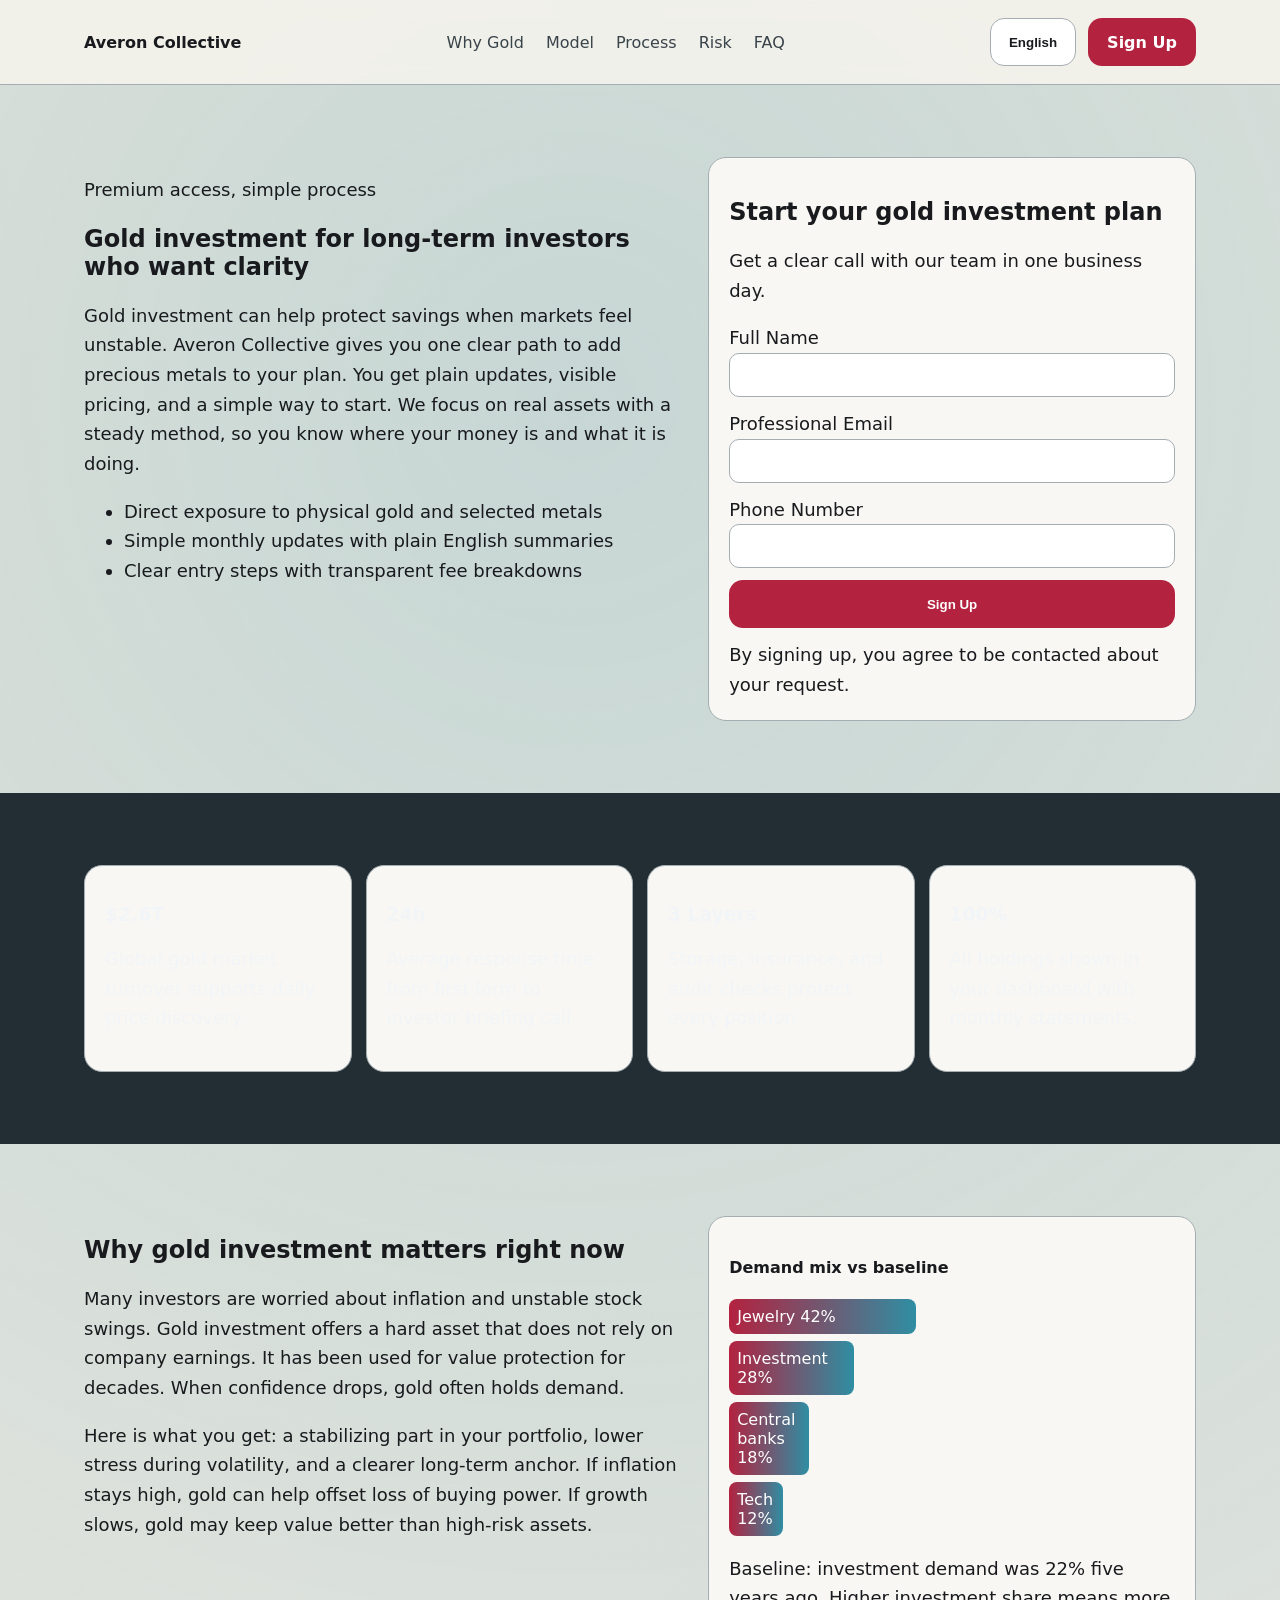
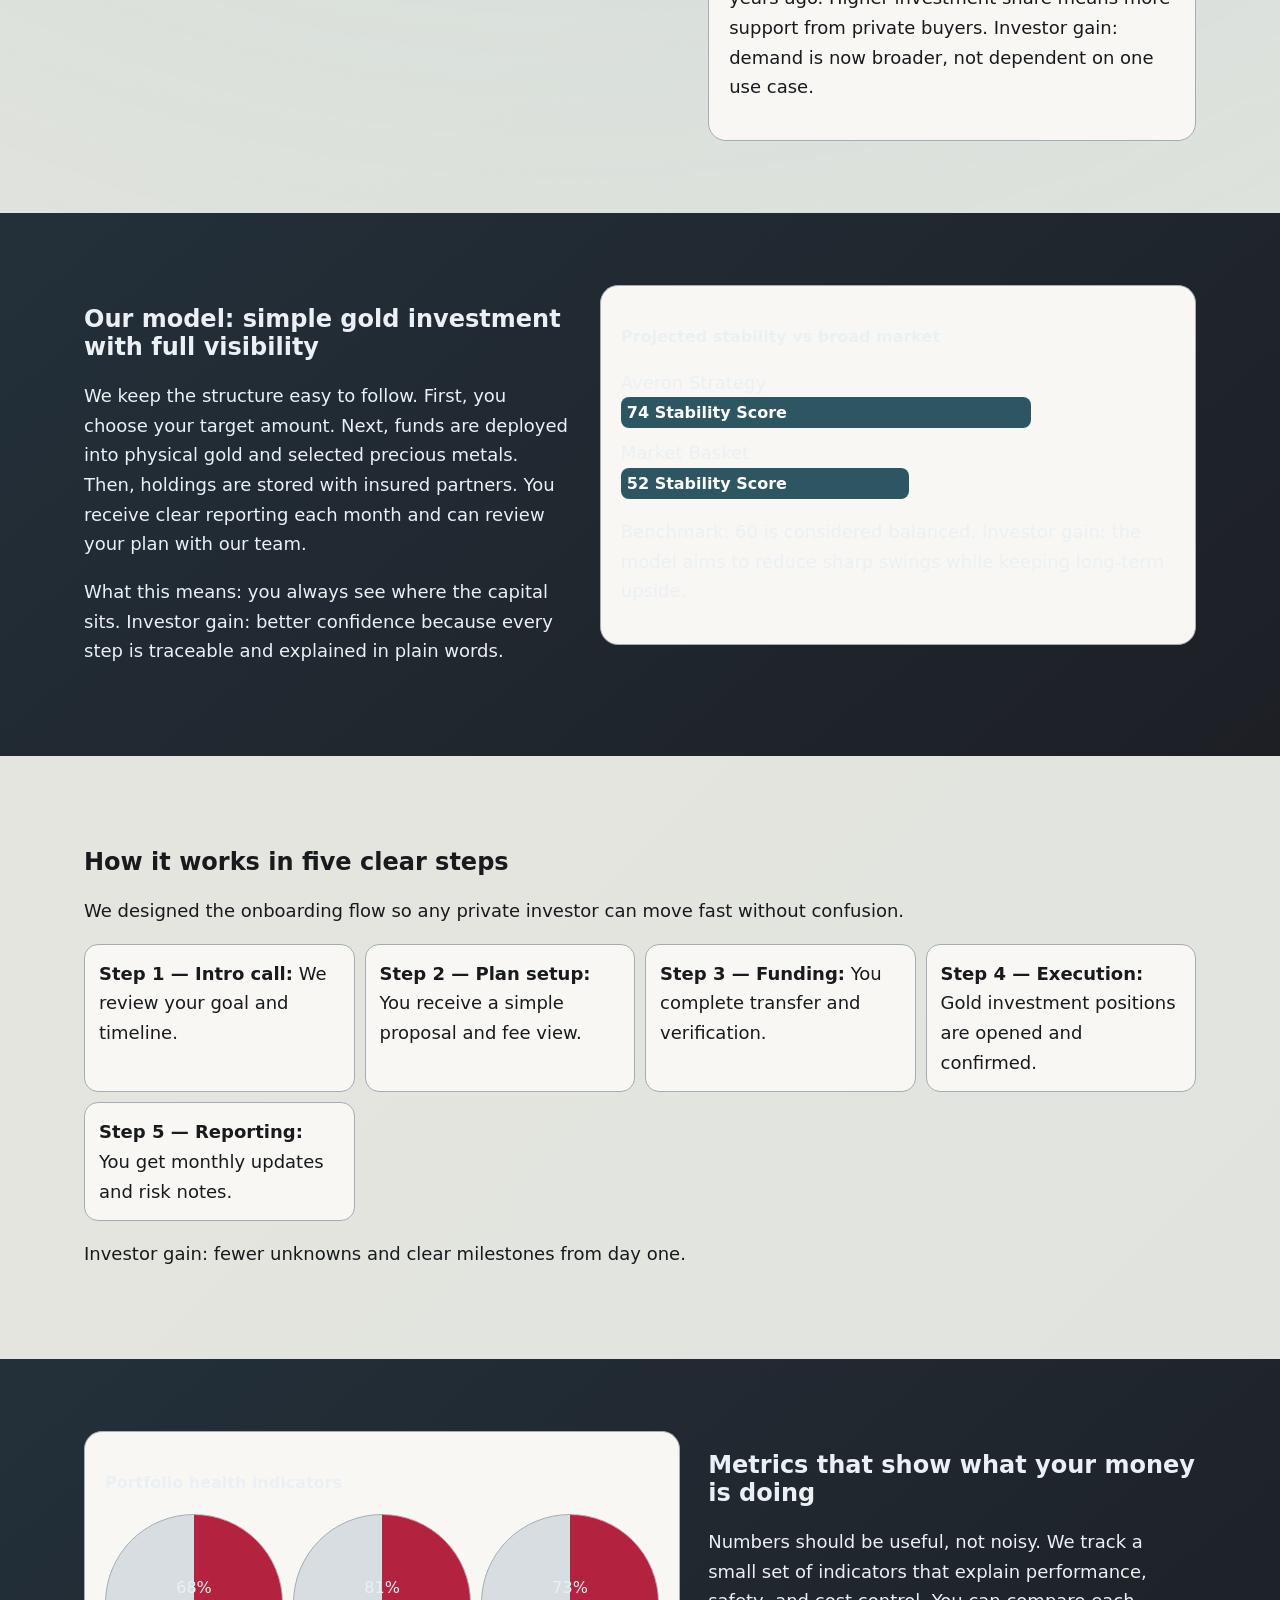
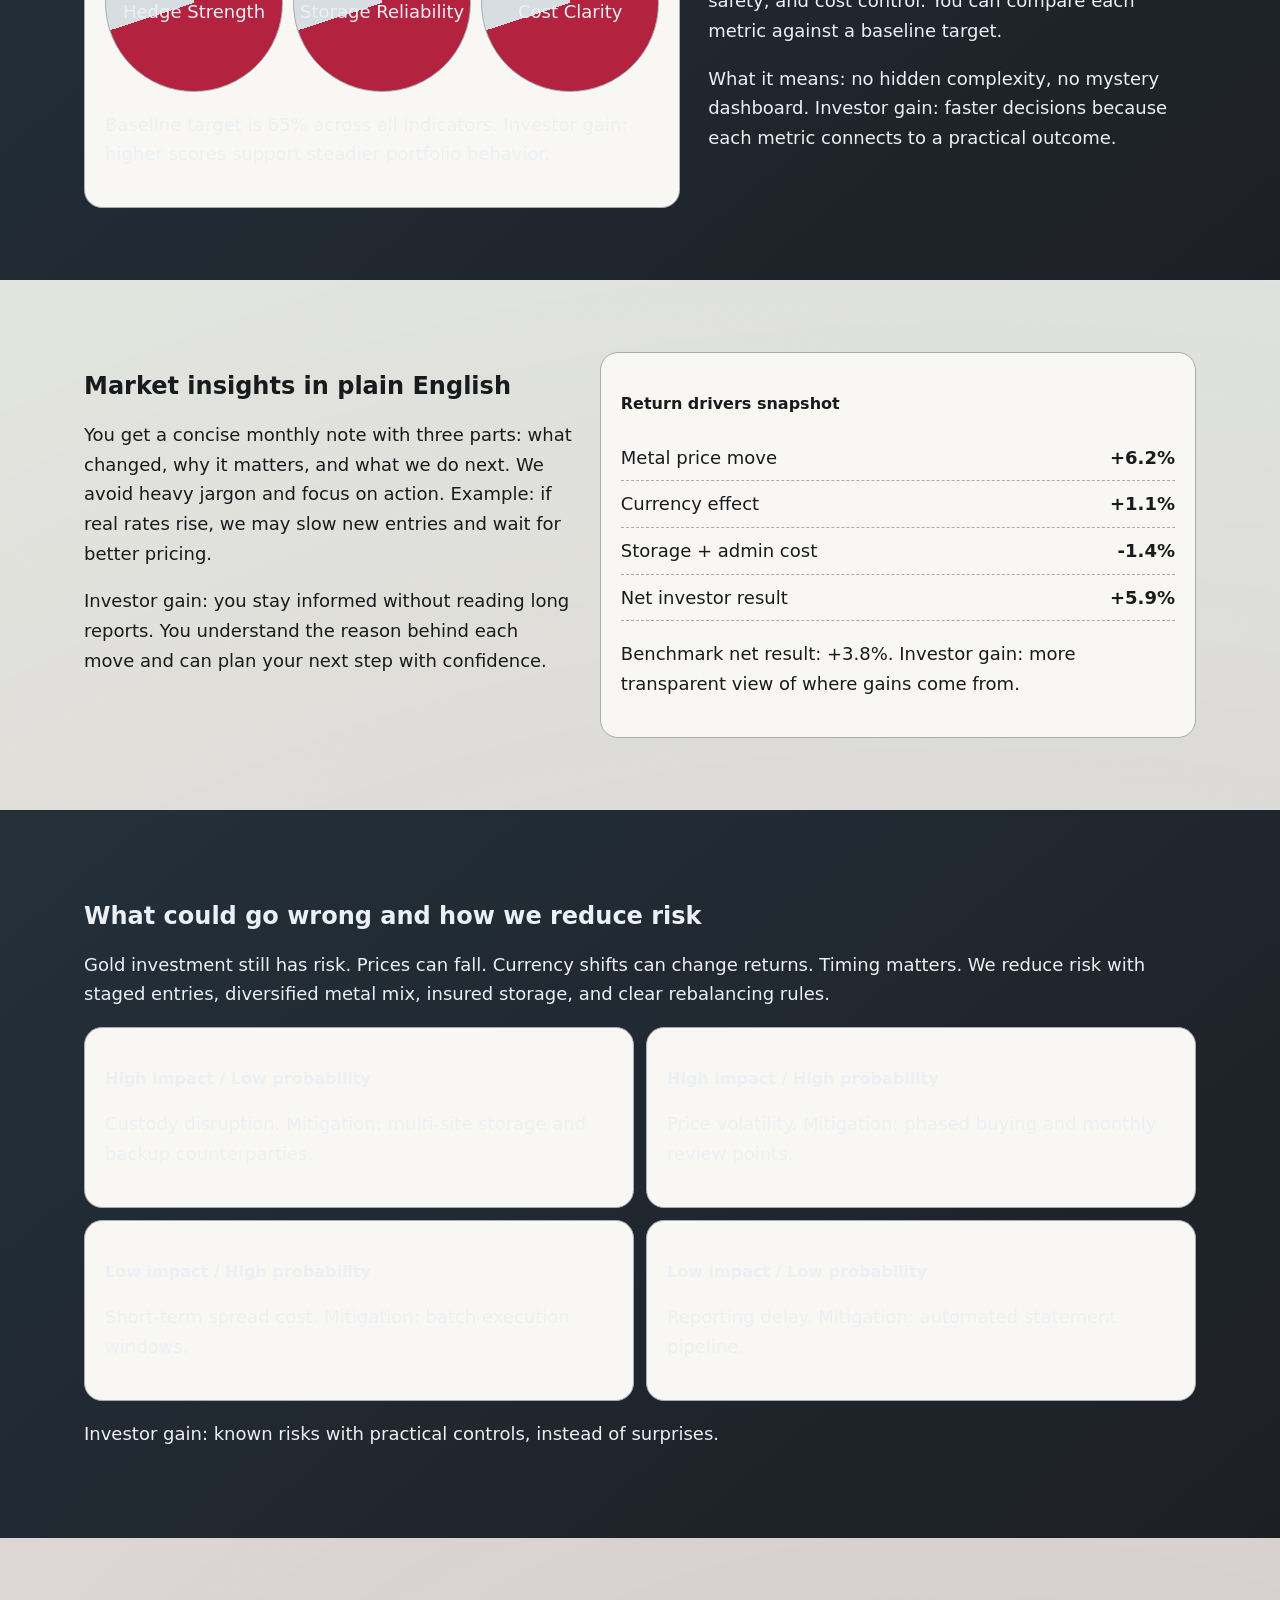
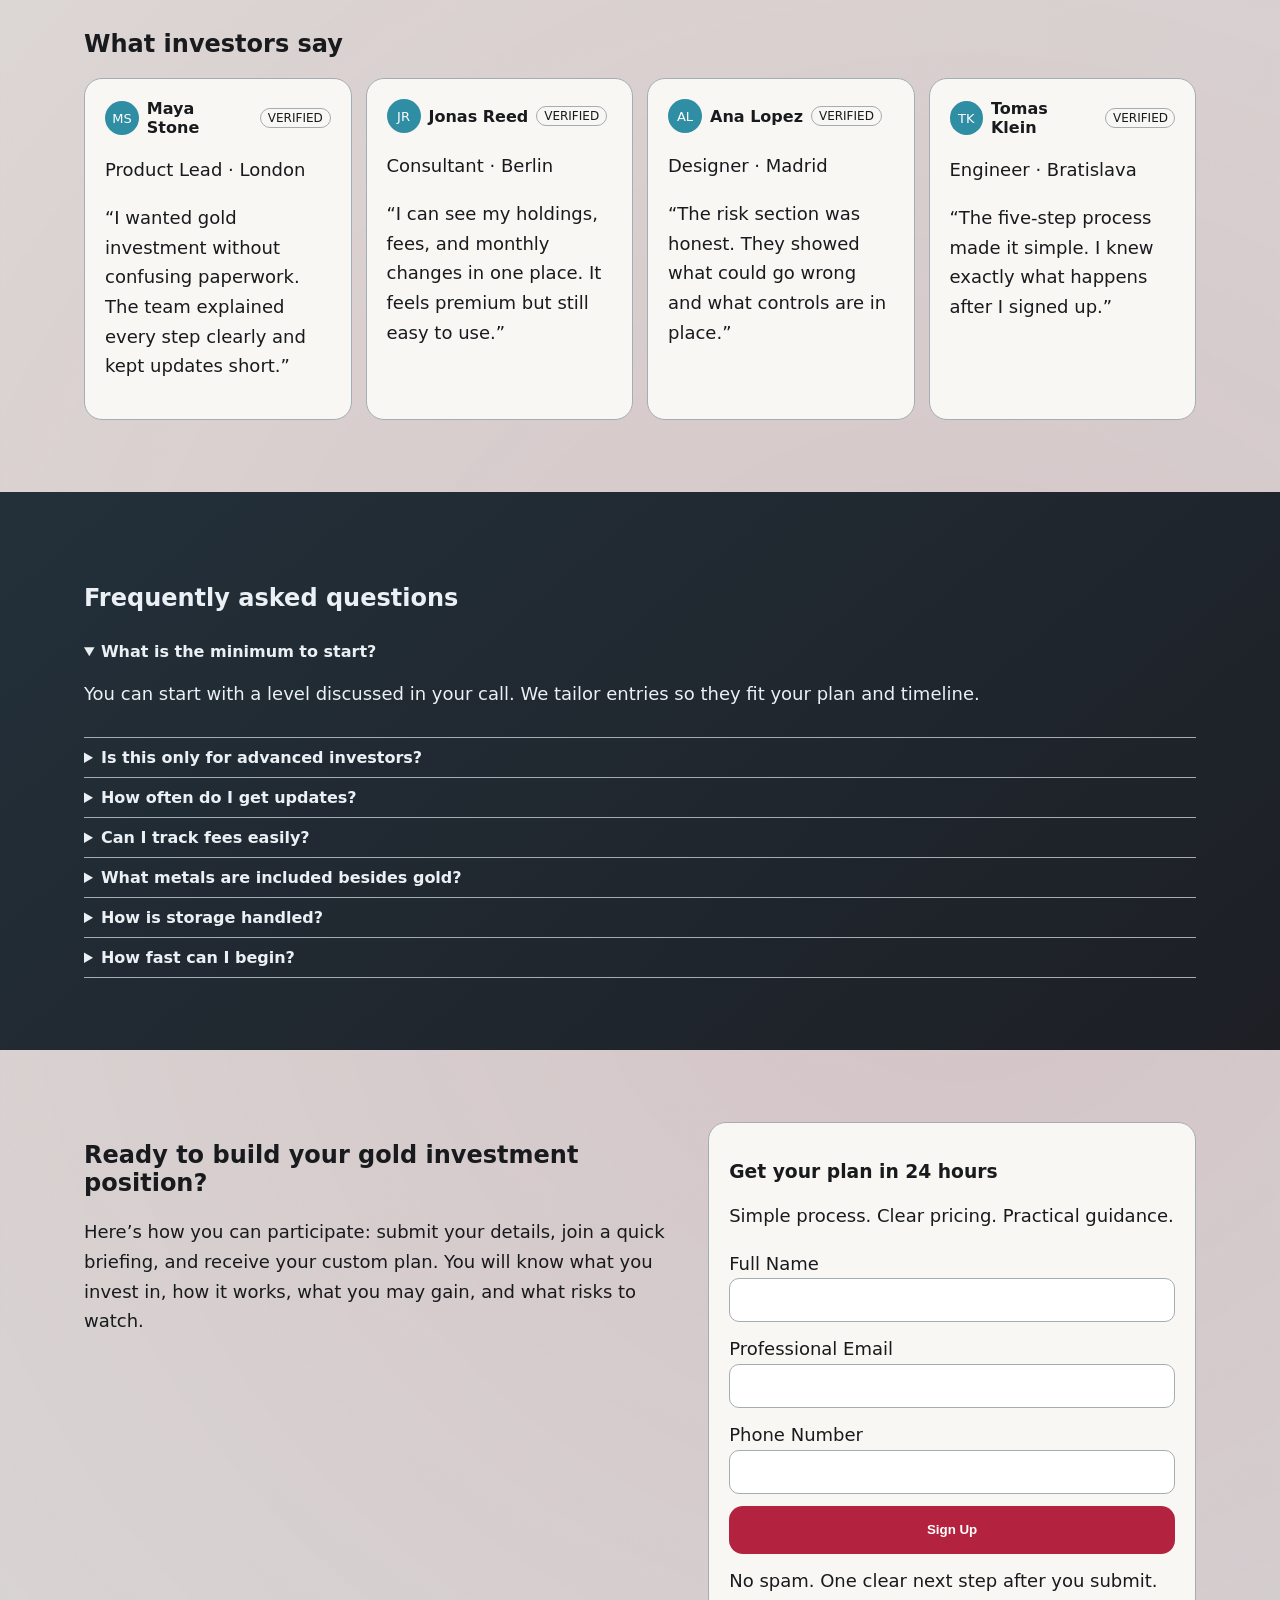
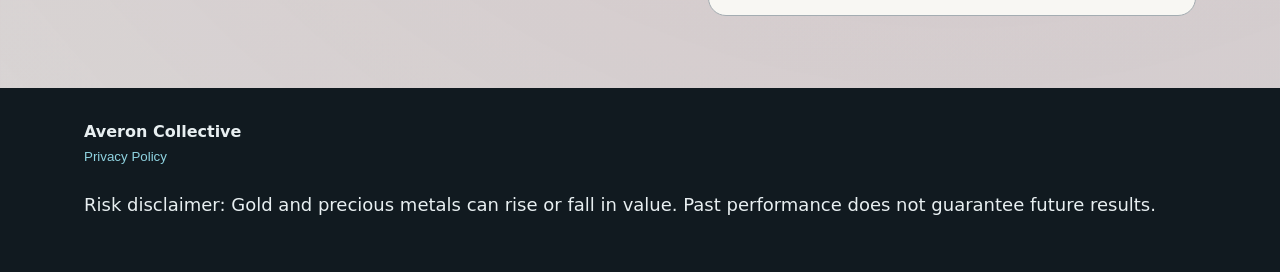
<file: index.html>
<!DOCTYPE html>
<html lang="en">
<head>
  <meta charset="UTF-8" />
  <meta name="viewport" content="width=device-width, initial-scale=1.0" />
  <title>Averon Collective | Gold Investment Platform (English)</title>
  <meta name="description" content="Averon Collective explains gold investment in simple English with clear process, risk notes, and investor-ready signup flow for English page." />
  <link rel="canonical" href="https://averoncollective.com/index.html" />
  <link rel="alternate" hreflang="en" href="https://averoncollective.com/index.html" />
  <link rel="alternate" hreflang="de" href="https://averoncollective.com/de/index.html" />
  <link rel="alternate" hreflang="fr" href="https://averoncollective.com/fr/index.html" />
  <link rel="alternate" hreflang="es" href="https://averoncollective.com/es/index.html" />
  <link rel="alternate" hreflang="it" href="https://averoncollective.com/it/index.html" />
  <link rel="alternate" hreflang="tr" href="https://averoncollective.com/tr/index.html" />
  <link rel="alternate" hreflang="pt" href="https://averoncollective.com/pt/index.html" />
  <link rel="alternate" hreflang="ja" href="https://averoncollective.com/jp/index.html" />
  <link rel="alternate" hreflang="sk" href="https://averoncollective.com/sk/index.html" />
  <link rel="alternate" hreflang="nl-BE" href="https://averoncollective.com/be/index.html" />
  <link rel="alternate" hreflang="x-default" href="https://averoncollective.com/index.html" />
  <meta property="og:type" content="website" />
  <meta property="og:title" content="Averon Collective | Gold Investment Platform (English)" />
  <meta property="og:description" content="Averon Collective explains gold investment in simple English with clear process, risk notes, and investor-ready signup flow for English page." />
  <meta property="og:url" content="https://averoncollective.com/index.html" />
  <meta property="og:image" content="https://averoncollective.com/assets/img/og-cover.jpg" />
  <meta name="twitter:card" content="summary_large_image" />
  <meta name="twitter:title" content="Averon Collective | Gold Investment Platform (English)" />
  <meta name="twitter:description" content="Averon Collective explains gold investment in simple English with clear process, risk notes, and investor-ready signup flow for English page." />
  <meta name="twitter:image" content="https://averoncollective.com/assets/img/og-cover.jpg" />
  <link rel="stylesheet" href="assets/style.css" />
</head>
<svg width="0" height="0" aria-hidden="true" class="flag-sprite"><symbol id="flag-uk" viewBox="0 0 24 16"><rect width="24" height="16" fill="#1e3a8a"/><path d="M0 0l24 16M24 0L0 16" stroke="#fff" stroke-width="4"/><path d="M0 0l24 16M24 0L0 16" stroke="#dc2626" stroke-width="2"/><path d="M12 0v16M0 8h24" stroke="#fff" stroke-width="6"/><path d="M12 0v16M0 8h24" stroke="#dc2626" stroke-width="3"/></symbol><symbol id="flag-de" viewBox="0 0 24 16"><rect width="24" height="16" fill="#000"/><rect y="5.33" width="24" height="5.33" fill="#dc2626"/><rect y="10.66" width="24" height="5.34" fill="#f59e0b"/></symbol><symbol id="flag-fr" viewBox="0 0 24 16"><rect width="8" height="16" fill="#1d4ed8"/><rect x="8" width="8" height="16" fill="#fff"/><rect x="16" width="8" height="16" fill="#dc2626"/></symbol><symbol id="flag-es" viewBox="0 0 24 16"><rect width="24" height="16" fill="#dc2626"/><rect y="4" width="24" height="8" fill="#facc15"/></symbol><symbol id="flag-it" viewBox="0 0 24 16"><rect width="8" height="16" fill="#16a34a"/><rect x="8" width="8" height="16" fill="#fff"/><rect x="16" width="8" height="16" fill="#dc2626"/></symbol><symbol id="flag-tr" viewBox="0 0 24 16"><rect width="24" height="16" fill="#dc2626"/><circle cx="10" cy="8" r="4" fill="#fff"/><circle cx="11" cy="8" r="3" fill="#dc2626"/><circle cx="15.2" cy="8" r="1.4" fill="#fff"/></symbol><symbol id="flag-pt" viewBox="0 0 24 16"><rect width="10" height="16" fill="#166534"/><rect x="10" width="14" height="16" fill="#dc2626"/></symbol><symbol id="flag-jp" viewBox="0 0 24 16"><rect width="24" height="16" fill="#fff"/><circle cx="12" cy="8" r="4" fill="#dc2626"/></symbol><symbol id="flag-sk" viewBox="0 0 24 16"><rect width="24" height="16" fill="#fff"/><rect y="5.33" width="24" height="5.33" fill="#2563eb"/><rect y="10.66" width="24" height="5.34" fill="#dc2626"/></symbol><symbol id="flag-be" viewBox="0 0 24 16"><rect width="8" height="16" fill="#111827"/><rect x="8" width="8" height="16" fill="#facc15"/><rect x="16" width="8" height="16" fill="#dc2626"/></symbol></svg>
<body data-active-lang="English">
  <header class="site-header">
    <div class="container header-inner">
      <a href="index.html" class="brand">Averon Collective</a>
      <nav class="main-nav" aria-label="Main navigation">
        <a href="#why">Why Gold</a>
        <a href="#model">Model</a>
        <a href="#process">Process</a>
        <a href="#risk">Risk</a>
        <a href="#faq">FAQ</a>
      </nav>
      <div class="header-actions">
        <div class="lang-dropdown" data-dropdown>
          <button class="btn lang-btn" aria-haspopup="true" aria-expanded="false" data-dropdown-trigger>English</button>
          <ul class="lang-menu" data-dropdown-menu>
            <li><a href="index.html"><svg class="flag"><use href="#flag-uk"></use></svg>English</a></li>
            <li><a href="de/index.html"><svg class="flag"><use href="#flag-de"></use></svg>Deutsch</a></li>
            <li><a href="fr/index.html"><svg class="flag"><use href="#flag-fr"></use></svg>Français</a></li>
            <li><a href="es/index.html"><svg class="flag"><use href="#flag-es"></use></svg>Español</a></li>
            <li><a href="it/index.html"><svg class="flag"><use href="#flag-it"></use></svg>Italiano</a></li>
            <li><a href="tr/index.html"><svg class="flag"><use href="#flag-tr"></use></svg>Türkçe</a></li>
            <li><a href="pt/index.html"><svg class="flag"><use href="#flag-pt"></use></svg>Português</a></li>
            <li><a href="jp/index.html"><svg class="flag"><use href="#flag-jp"></use></svg>日本語</a></li>
            <li><a href="sk/index.html"><svg class="flag"><use href="#flag-sk"></use></svg>Slovenčina</a></li>
            <li><a href="be/index.html"><svg class="flag"><use href="#flag-be"></use></svg>Belgium</a></li>
          </ul>
        </div>
        <a href="#lead" class="btn cta-btn">Sign Up</a>
      </div>
      <button class="burger" aria-label="Open menu" aria-expanded="false" aria-controls="mobile-drawer">☰</button>
    </div>
  </header>

  <aside class="mobile-drawer" id="mobile-drawer" aria-hidden="true" tabindex="-1">
    <button class="drawer-close" aria-label="Close menu">✕</button>
    <nav class="drawer-nav">
      <a href="#why">Why Gold</a><a href="#model">Model</a><a href="#process">Process</a><a href="#risk">Risk</a><a href="#faq">FAQ</a>
    </nav>
    <div class="lang-dropdown" data-dropdown>
      <button class="btn lang-btn" aria-haspopup="true" aria-expanded="false" data-dropdown-trigger>English</button>
      <ul class="lang-menu" data-dropdown-menu>
        <li><a href="index.html"><svg class="flag"><use href="#flag-uk"></use></svg>English</a></li><li><a href="de/index.html"><svg class="flag"><use href="#flag-de"></use></svg>Deutsch</a></li><li><a href="fr/index.html"><svg class="flag"><use href="#flag-fr"></use></svg>Français</a></li><li><a href="es/index.html"><svg class="flag"><use href="#flag-es"></use></svg>Español</a></li><li><a href="it/index.html"><svg class="flag"><use href="#flag-it"></use></svg>Italiano</a></li><li><a href="tr/index.html"><svg class="flag"><use href="#flag-tr"></use></svg>Türkçe</a></li><li><a href="pt/index.html"><svg class="flag"><use href="#flag-pt"></use></svg>Português</a></li><li><a href="jp/index.html"><svg class="flag"><use href="#flag-jp"></use></svg>日本語</a></li><li><a href="sk/index.html"><svg class="flag"><use href="#flag-sk"></use></svg>Slovenčina</a></li><li><a href="be/index.html"><svg class="flag"><use href="#flag-be"></use></svg>Belgium</a></li>
      </ul>
    </div>
    <a href="#lead" class="btn cta-btn">Sign Up</a>
  </aside>
  <div class="drawer-backdrop"></div>

  <main>
    <section class="hero section">
      <div class="container hero-grid">
        <div>
          <p class="eyebrow">Premium access, simple process</p>
          <h1>Gold investment for long-term investors who want clarity</h1>
          <p>Gold investment can help protect savings when markets feel unstable. Averon Collective gives you one clear path to add precious metals to your plan. You get plain updates, visible pricing, and a simple way to start. We focus on real assets with a steady method, so you know where your money is and what it is doing.</p>
          <ul>
            <li>Direct exposure to physical gold and selected metals</li>
            <li>Simple monthly updates with plain English summaries</li>
            <li>Clear entry steps with transparent fee breakdowns</li>
          </ul>
        </div>
        <div class="form-card" id="lead">
          <h2>Start your gold investment plan</h2>
          <p>Get a clear call with our team in one business day.</p>
          <form>
            <label>Full Name<input type="text" required /></label>
            <label>Professional Email<input type="email" required /></label>
            <label>Phone Number<input type="tel" required /></label>
            <button type="submit" class="btn cta-btn">Sign Up</button>
            <small>By signing up, you agree to be contacted about your request.</small>
          </form>
        </div>
      </div>
    </section>

    <section class="kpi-strip section">
      <div class="container kpi-grid">
        <article><h3>$2.6T</h3><p>Global gold market turnover supports daily price discovery.</p></article>
        <article><h3>24h</h3><p>Average response time from first form to investor briefing call.</p></article>
        <article><h3>3 Layers</h3><p>Storage, insurance, and audit checks protect every position.</p></article>
        <article><h3>100%</h3><p>All holdings shown in your dashboard with monthly statements.</p></article>
      </div>
    </section>

    <section class="section" id="why">
      <div class="container split">
        <div>
          <h2>Why gold investment matters right now</h2>
          <p>Many investors are worried about inflation and unstable stock swings. Gold investment offers a hard asset that does not rely on company earnings. It has been used for value protection for decades. When confidence drops, gold often holds demand.</p>
          <p>Here is what you get: a stabilizing part in your portfolio, lower stress during volatility, and a clearer long-term anchor. If inflation stays high, gold can help offset loss of buying power. If growth slows, gold may keep value better than high-risk assets.</p>
        </div>
        <div class="viz-card">
          <h4>Demand mix vs baseline</h4>
          <div class="stacked-bars"><span style="--w:42%">Jewelry 42%</span><span style="--w:28%">Investment 28%</span><span style="--w:18%">Central banks 18%</span><span style="--w:12%">Tech 12%</span></div>
          <p>Baseline: investment demand was 22% five years ago. Higher investment share means more support from private buyers. Investor gain: demand is now broader, not dependent on one use case.</p>
        </div>
      </div>
    </section>

    <section class="section alt" id="model">
      <div class="container split reverse">
        <div>
          <h2>Our model: simple gold investment with full visibility</h2>
          <p>We keep the structure easy to follow. First, you choose your target amount. Next, funds are deployed into physical gold and selected precious metals. Then, holdings are stored with insured partners. You receive clear reporting each month and can review your plan with our team.</p>
          <p>What this means: you always see where the capital sits. Investor gain: better confidence because every step is traceable and explained in plain words.</p>
        </div>
        <div class="viz-card dual-bars">
          <h4>Projected stability vs broad market</h4>
          <div class="row"><label>Averon Strategy</label><b style="--w:74%">74 Stability Score</b></div>
          <div class="row"><label>Market Basket</label><b style="--w:52%">52 Stability Score</b></div>
          <p>Benchmark: 60 is considered balanced. Investor gain: the model aims to reduce sharp swings while keeping long-term upside.</p>
        </div>
      </div>
    </section>

    <section class="section" id="process">
      <div class="container">
        <h2>How it works in five clear steps</h2>
        <p>We designed the onboarding flow so any private investor can move fast without confusion.</p>
        <ol class="timeline">
          <li><strong>Step 1 — Intro call:</strong> We review your goal and timeline.</li>
          <li><strong>Step 2 — Plan setup:</strong> You receive a simple proposal and fee view.</li>
          <li><strong>Step 3 — Funding:</strong> You complete transfer and verification.</li>
          <li><strong>Step 4 — Execution:</strong> Gold investment positions are opened and confirmed.</li>
          <li><strong>Step 5 — Reporting:</strong> You get monthly updates and risk notes.</li>
        </ol>
        <p>Investor gain: fewer unknowns and clear milestones from day one.</p>
      </div>
    </section>

    <section class="section alt" id="metrics">
      <div class="container split">
        <div class="viz-card rings">
          <h4>Portfolio health indicators</h4>
          <div class="ring-grid">
            <div><span>68%</span><small>Hedge Strength</small></div>
            <div><span>81%</span><small>Storage Reliability</small></div>
            <div><span>73%</span><small>Cost Clarity</small></div>
          </div>
          <p>Baseline target is 65% across all indicators. Investor gain: higher scores support steadier portfolio behavior.</p>
        </div>
        <div>
          <h2>Metrics that show what your money is doing</h2>
          <p>Numbers should be useful, not noisy. We track a small set of indicators that explain performance, safety, and cost control. You can compare each metric against a baseline target.</p>
          <p>What it means: no hidden complexity, no mystery dashboard. Investor gain: faster decisions because each metric connects to a practical outcome.</p>
        </div>
      </div>
    </section>

    <section class="section" id="insights">
      <div class="container split reverse">
        <div>
          <h2>Market insights in plain English</h2>
          <p>You get a concise monthly note with three parts: what changed, why it matters, and what we do next. We avoid heavy jargon and focus on action. Example: if real rates rise, we may slow new entries and wait for better pricing.</p>
          <p>Investor gain: you stay informed without reading long reports. You understand the reason behind each move and can plan your next step with confidence.</p>
        </div>
        <div class="viz-card waterfall">
          <h4>Return drivers snapshot</h4>
          <ul>
            <li><span>Metal price move</span><b>+6.2%</b></li>
            <li><span>Currency effect</span><b>+1.1%</b></li>
            <li><span>Storage + admin cost</span><b>-1.4%</b></li>
            <li><span>Net investor result</span><b>+5.9%</b></li>
          </ul>
          <p>Benchmark net result: +3.8%. Investor gain: more transparent view of where gains come from.</p>
        </div>
      </div>
    </section>

    <section class="section alt" id="risk">
      <div class="container">
        <h2>What could go wrong and how we reduce risk</h2>
        <p>Gold investment still has risk. Prices can fall. Currency shifts can change returns. Timing matters. We reduce risk with staged entries, diversified metal mix, insured storage, and clear rebalancing rules.</p>
        <div class="risk-matrix">
          <article><h4>High impact / Low probability</h4><p>Custody disruption. Mitigation: multi-site storage and backup counterparties.</p></article>
          <article><h4>High impact / High probability</h4><p>Price volatility. Mitigation: phased buying and monthly review points.</p></article>
          <article><h4>Low impact / High probability</h4><p>Short-term spread cost. Mitigation: batch execution windows.</p></article>
          <article><h4>Low impact / Low probability</h4><p>Reporting delay. Mitigation: automated statement pipeline.</p></article>
        </div>
        <p>Investor gain: known risks with practical controls, instead of surprises.</p>
      </div>
    </section>

    <section class="section" id="reviews">
      <div class="container">
        <h2>What investors say</h2>
        <div class="reviews-grid">
          <article><div class="review-head"><span class="avatar">MS</span><b>Maya Stone</b><em>VERIFIED</em></div><p class="meta">Product Lead · London</p><p>“I wanted gold investment without confusing paperwork. The team explained every step clearly and kept updates short.”</p></article>
          <article><div class="review-head"><span class="avatar">JR</span><b>Jonas Reed</b><em>VERIFIED</em></div><p class="meta">Consultant · Berlin</p><p>“I can see my holdings, fees, and monthly changes in one place. It feels premium but still easy to use.”</p></article>
          <article><div class="review-head"><span class="avatar">AL</span><b>Ana Lopez</b><em>VERIFIED</em></div><p class="meta">Designer · Madrid</p><p>“The risk section was honest. They showed what could go wrong and what controls are in place.”</p></article>
          <article><div class="review-head"><span class="avatar">TK</span><b>Tomas Klein</b><em>VERIFIED</em></div><p class="meta">Engineer · Bratislava</p><p>“The five-step process made it simple. I knew exactly what happens after I signed up.”</p></article>
        </div>
      </div>
    </section>

    <section class="section alt" id="faq">
      <div class="container">
        <h2>Frequently asked questions</h2>
        <div class="faq-list">
          <details open><summary>What is the minimum to start?</summary><p>You can start with a level discussed in your call. We tailor entries so they fit your plan and timeline.</p></details>
          <details><summary>Is this only for advanced investors?</summary><p>No. This is built for regular long-term investors who want clear guidance and clear reporting.</p></details>
          <details><summary>How often do I get updates?</summary><p>You receive monthly updates and can request extra reviews when market conditions change.</p></details>
          <details><summary>Can I track fees easily?</summary><p>Yes. Fees are shown before you start and reported in plain terms each month.</p></details>
          <details><summary>What metals are included besides gold?</summary><p>Depending on market setup, we may include silver or platinum in controlled weights.</p></details>
          <details><summary>How is storage handled?</summary><p>Assets are stored with insured custody partners and checked through scheduled audits.</p></details>
          <details><summary>How fast can I begin?</summary><p>Most investors complete onboarding in a few business days after the first call.</p></details>
        </div>
      </div>
    </section>

    <section class="section final-cta">
      <div class="container split">
        <div>
          <h2>Ready to build your gold investment position?</h2>
          <p>Here’s how you can participate: submit your details, join a quick briefing, and receive your custom plan. You will know what you invest in, how it works, what you may gain, and what risks to watch.</p>
        </div>
        <div class="form-card">
          <h3>Get your plan in 24 hours</h3>
          <p>Simple process. Clear pricing. Practical guidance.</p>
          <form>
            <label>Full Name<input type="text" required /></label>
            <label>Professional Email<input type="email" required /></label>
            <label>Phone Number<input type="tel" required /></label>
            <button type="submit" class="btn cta-btn">Sign Up</button>
            <small>No spam. One clear next step after you submit.</small>
          </form>
        </div>
      </div>
    </section>
  </main>

  <footer class="site-footer">
    <div class="container footer-inner">
      <strong>Averon Collective</strong>
      <button class="privacy-link" data-open-modal>Privacy Policy</button>
      <p>Risk disclaimer: Gold and precious metals can rise or fall in value. Past performance does not guarantee future results.</p>
    </div>
  </footer>

  <div class="modal" id="privacy-modal" aria-hidden="true" role="dialog" aria-modal="true" aria-labelledby="privacy-title">
    <div class="modal-content" tabindex="-1">
      <button class="modal-x" data-close-modal aria-label="Close privacy policy">✕</button>
      <h2 id="privacy-title">Privacy Policy</h2>
      <h3>Introduction</h3><p>We respect your privacy and explain clearly how data is used.</p>
      <h3>Data collection</h3><p>We collect name, email, phone number, and interaction records from forms.</p>
      <h3>Legal basis</h3><p>We process data to answer your request and provide our services.</p>
      <h3>Cookies</h3><p>We use basic cookies for website performance and analytics.</p>
      <h3>Retention</h3><p>We keep records only as long as needed for service and legal obligations.</p>
      <h3>Third-party sharing</h3><p>We share limited data with storage, CRM, and communication partners.</p>
      <h3>Security</h3><p>We use access controls, encrypted systems, and regular security reviews.</p>
      <h3>User rights</h3><p>You can request access, correction, or deletion of your personal data.</p>
      <h3>International transfers</h3><p>Some providers operate globally, with safeguards for data transfer.</p>
      <h3>Industry risk disclosure</h3><p>Investment services include market risk and operational risk. Data helps us provide updates and reduce mistakes.</p>
      <h3>Contact</h3><p>Email: privacy@averoncollective.com</p>
      <div class="modal-footer"><button class="btn" data-close-modal>Close</button></div>
    </div>
  </div>

  <script type="application/ld+json">
  {"@context":"https://schema.org","@graph":[
    {"@type":"Organization","name":"Averon Collective","url":"https://averoncollective.com"},
    {"@type":"WebSite","name":"Averon Collective","url":"https://averoncollective.com"},
    {"@type":"FAQPage","mainEntity":[{"@type":"Question","name":"What is the minimum to start?","acceptedAnswer":{"@type":"Answer","text":"You can start with a level discussed in your call."}}]},
    {"@type":"Review","author":{"@type":"Person","name":"Maya Stone"},"reviewBody":"I wanted gold investment without confusing paperwork.","reviewRating":{"@type":"Rating","ratingValue":"5"}}
  ]}
  </script>
  <script defer src="assets/app.js"></script>
</body>
</html>
</file>
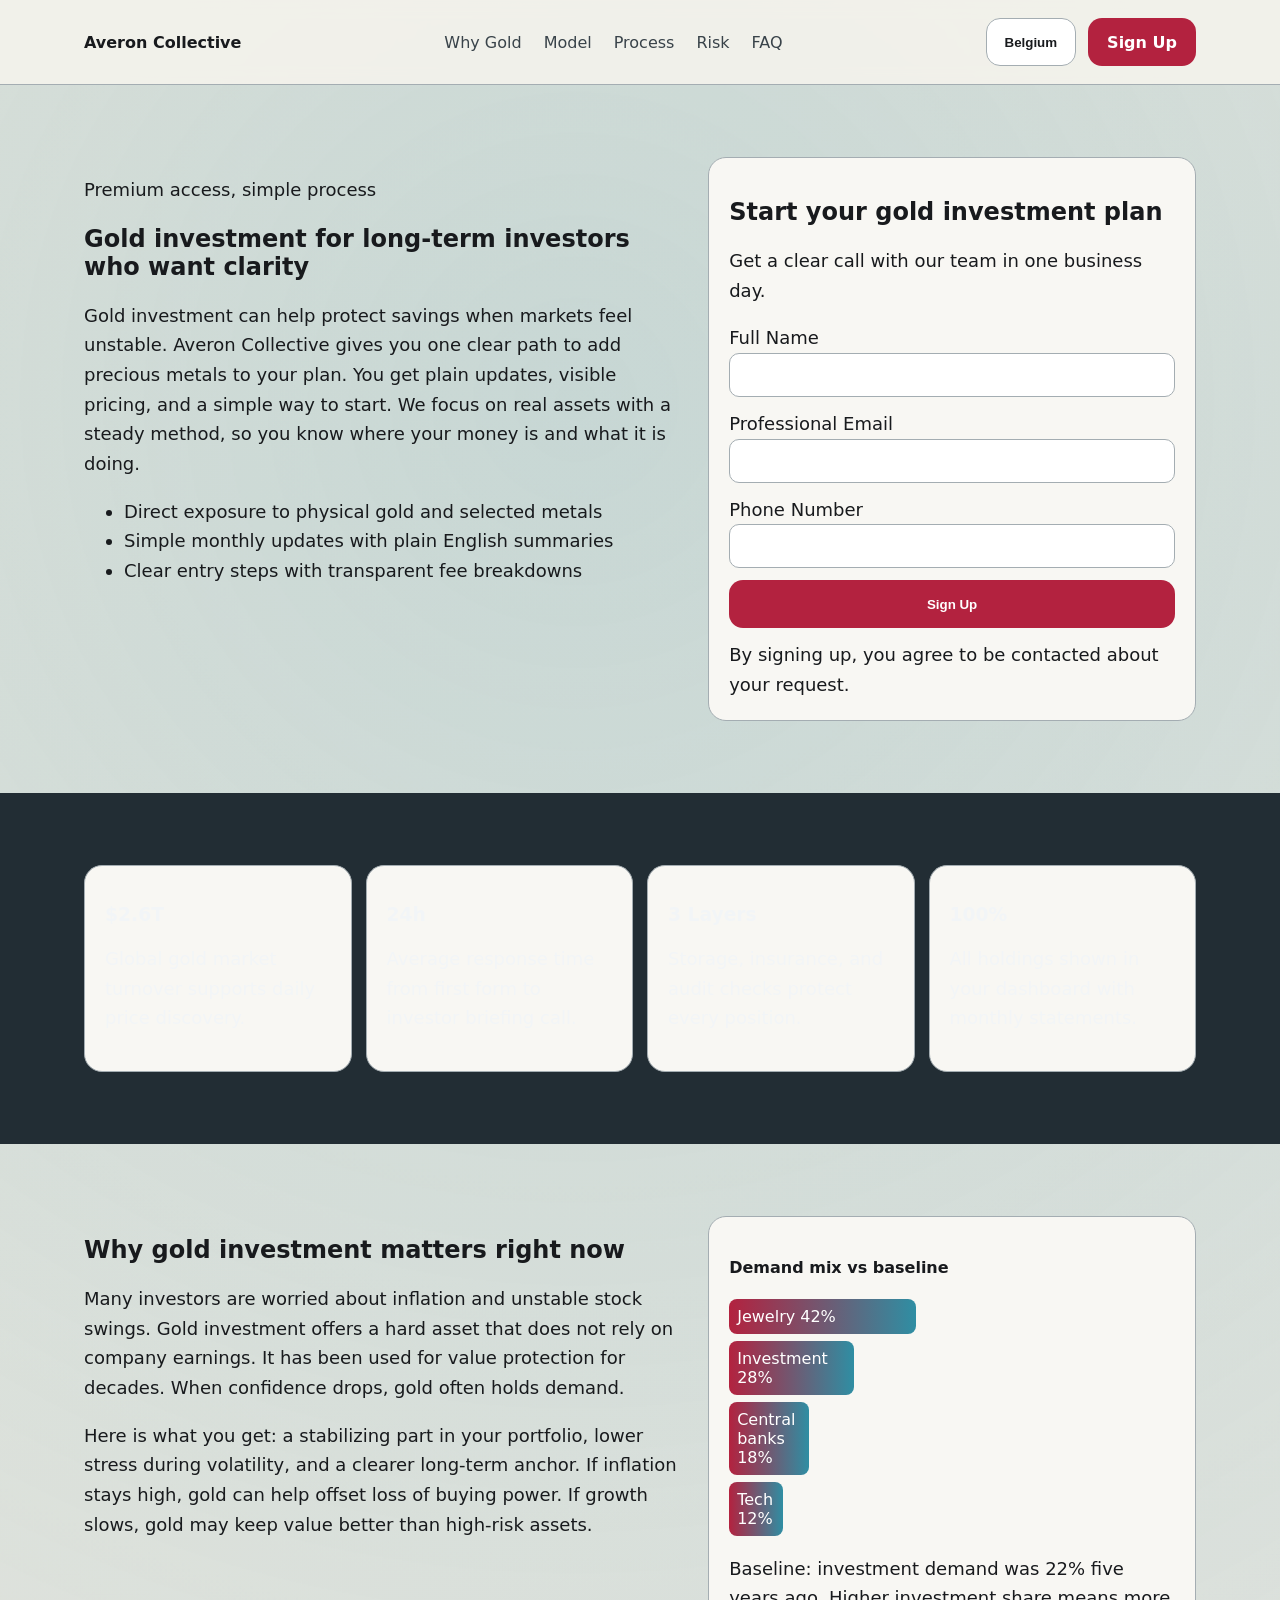
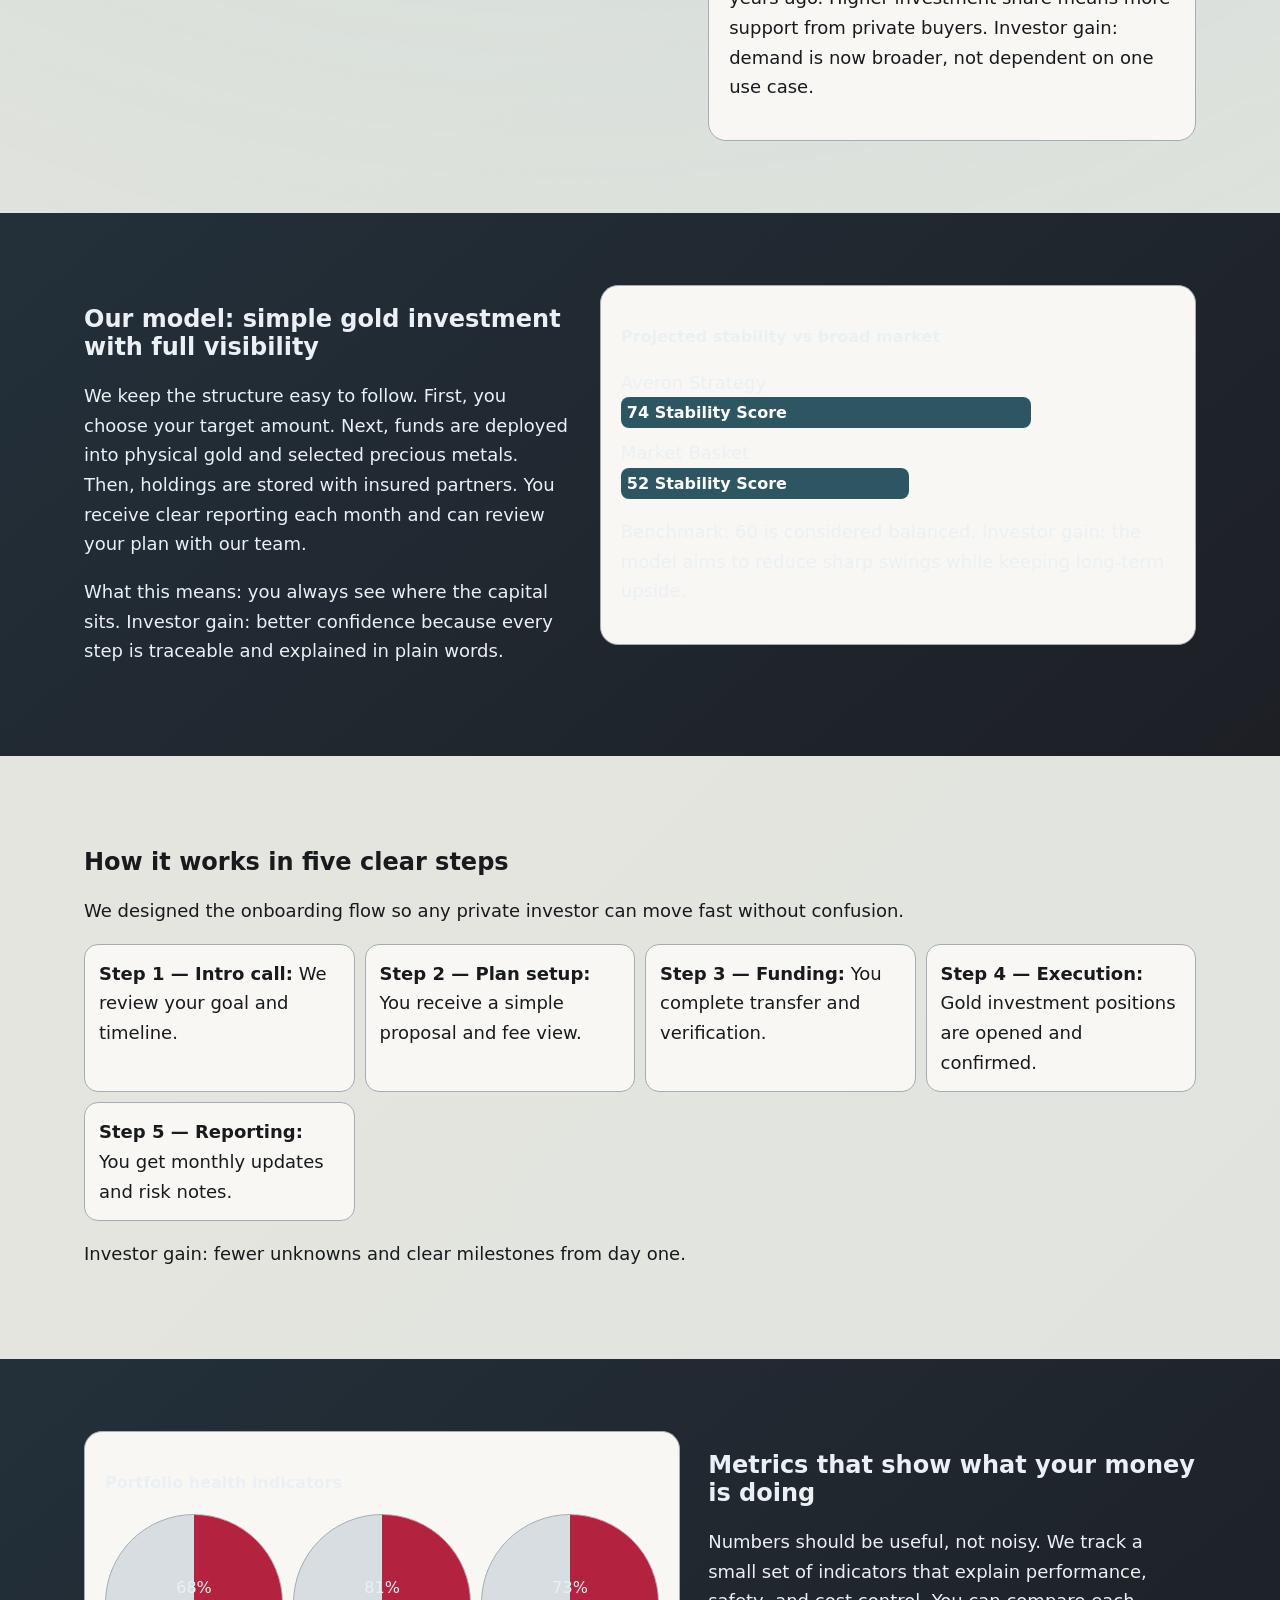
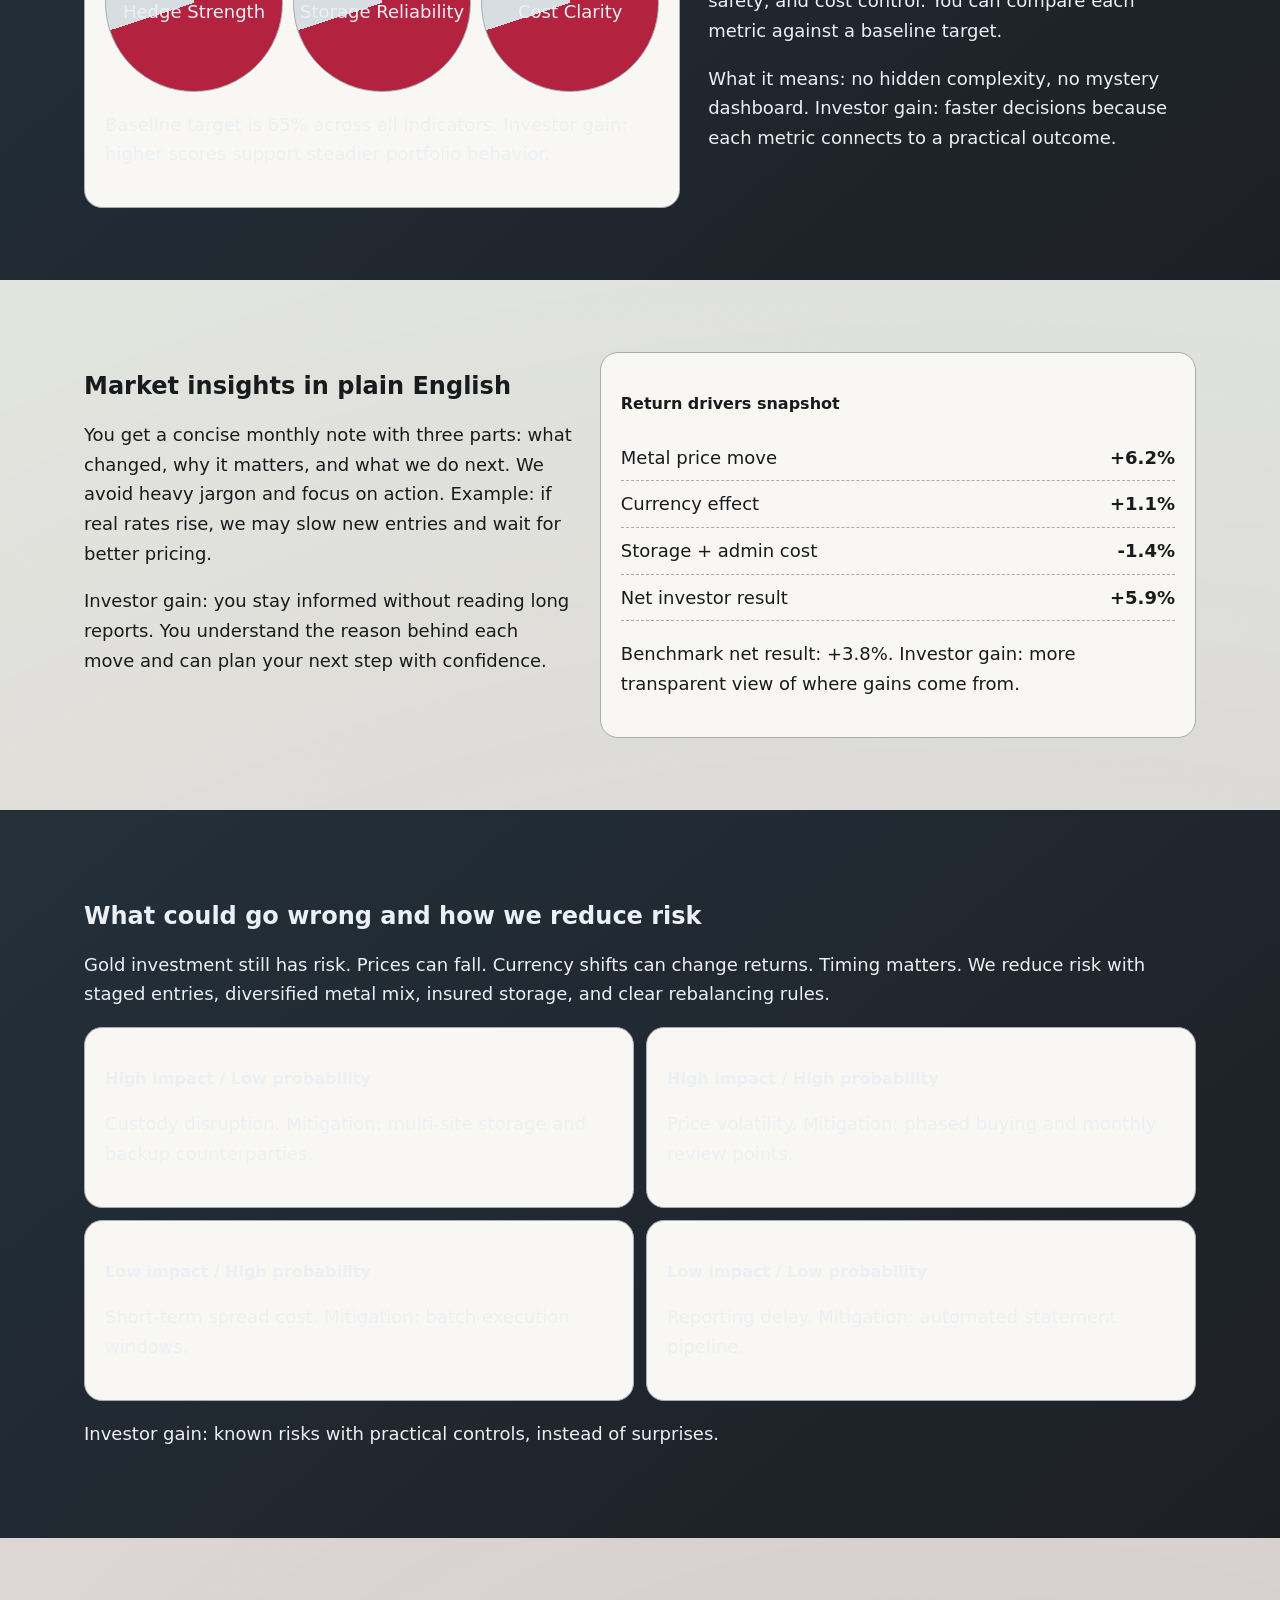
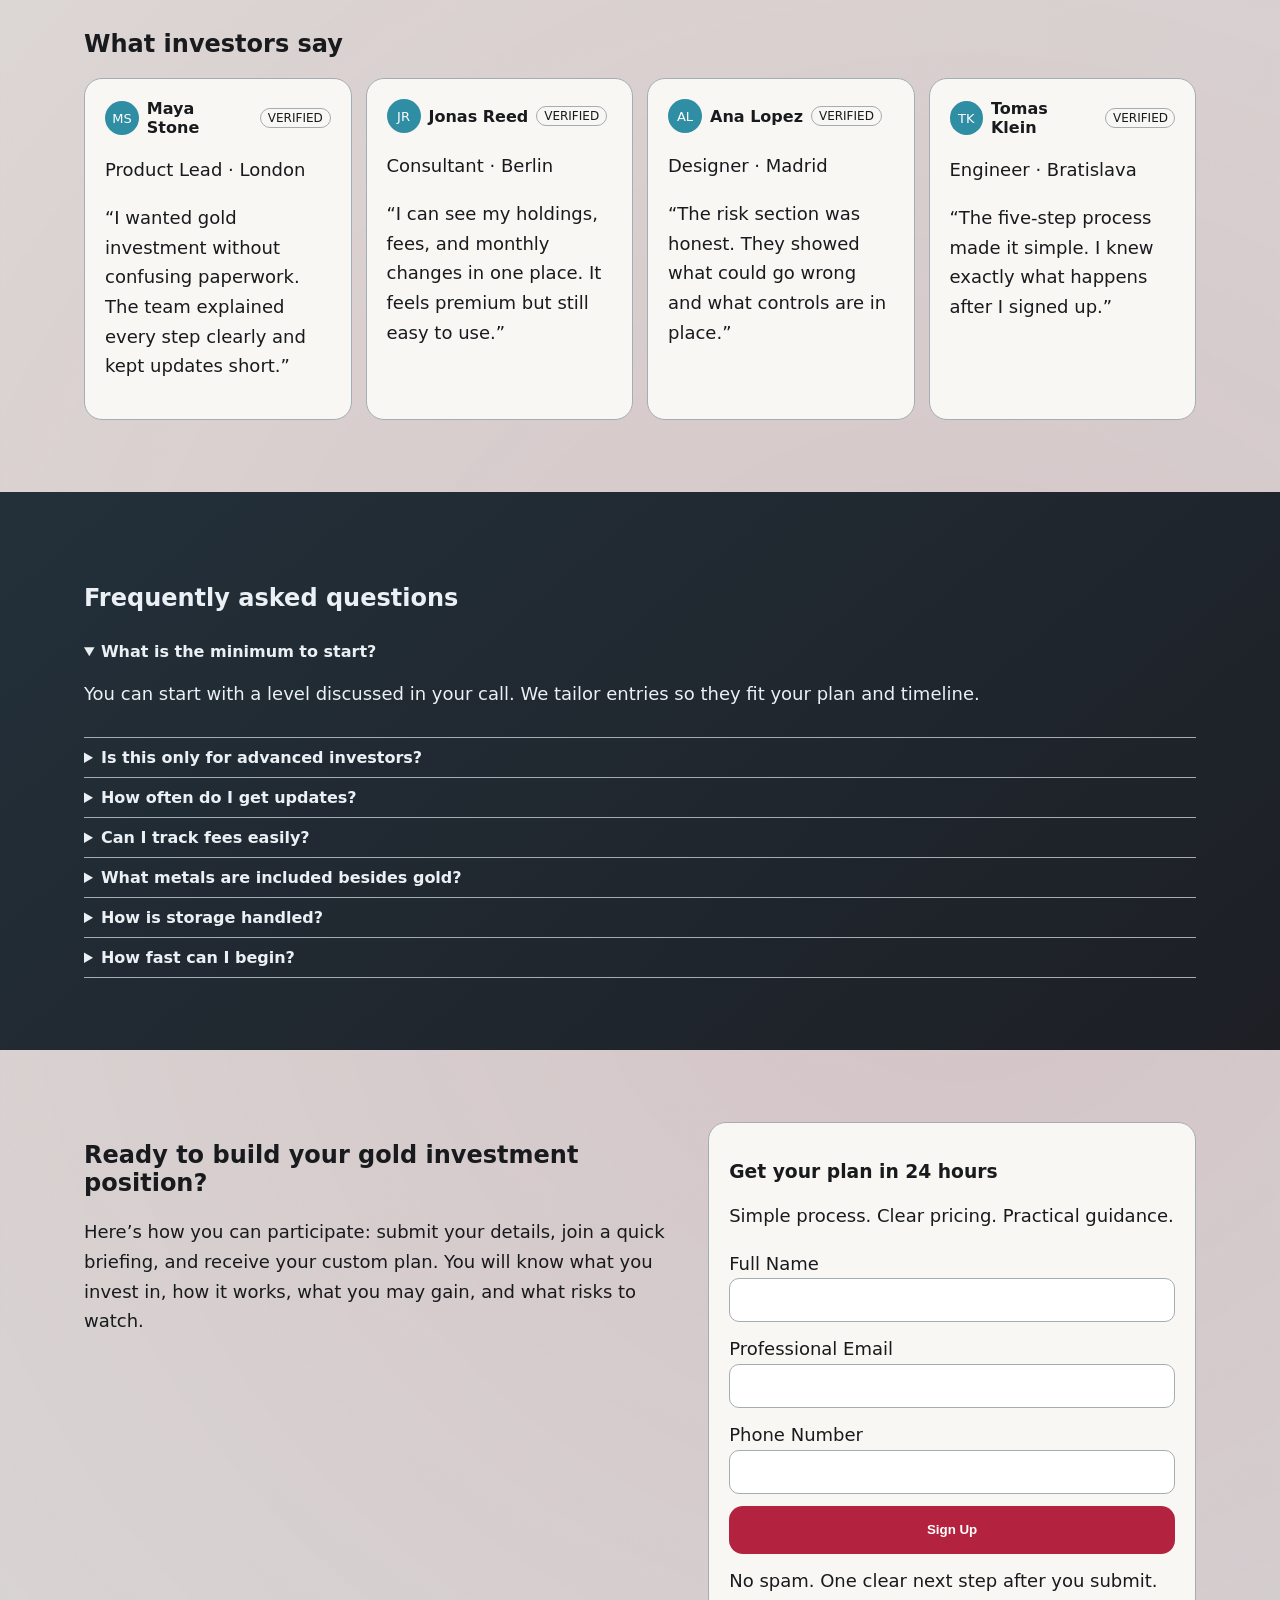
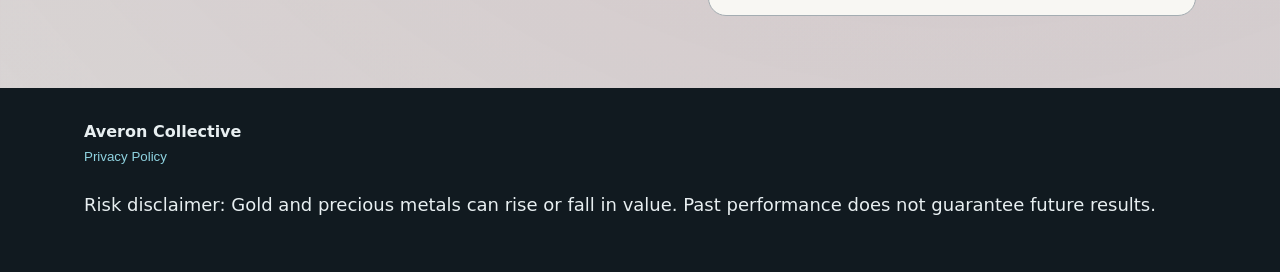
<file: be/index.html>
<!DOCTYPE html>
<html lang="en">
<head>
  <meta charset="UTF-8" />
  <meta name="viewport" content="width=device-width, initial-scale=1.0" />
  <title>Averon Collective | Gold Investment Platform (Belgium)</title>
  <meta name="description" content="Averon Collective explains gold investment in simple English with clear process, risk notes, and investor-ready signup flow for Belgium page." />
  <link rel="canonical" href="https://averoncollective.com/be/index.html" />
  <link rel="alternate" hreflang="en" href="https://averoncollective.com/index.html" />
  <link rel="alternate" hreflang="de" href="https://averoncollective.com/de/index.html" />
  <link rel="alternate" hreflang="fr" href="https://averoncollective.com/fr/index.html" />
  <link rel="alternate" hreflang="es" href="https://averoncollective.com/es/index.html" />
  <link rel="alternate" hreflang="it" href="https://averoncollective.com/it/index.html" />
  <link rel="alternate" hreflang="tr" href="https://averoncollective.com/tr/index.html" />
  <link rel="alternate" hreflang="pt" href="https://averoncollective.com/pt/index.html" />
  <link rel="alternate" hreflang="ja" href="https://averoncollective.com/jp/index.html" />
  <link rel="alternate" hreflang="sk" href="https://averoncollective.com/sk/index.html" />
  <link rel="alternate" hreflang="nl-BE" href="https://averoncollective.com/be/index.html" />
  <link rel="alternate" hreflang="x-default" href="https://averoncollective.com/index.html" />
  <meta property="og:type" content="website" />
  <meta property="og:title" content="Averon Collective | Gold Investment Platform (Belgium)" />
  <meta property="og:description" content="Averon Collective explains gold investment in simple English with clear process, risk notes, and investor-ready signup flow for Belgium page." />
  <meta property="og:url" content="https://averoncollective.com/be/index.html" />
  <meta property="og:image" content="https://averoncollective.com/assets/img/og-cover.jpg" />
  <meta name="twitter:card" content="summary_large_image" />
  <meta name="twitter:title" content="Averon Collective | Gold Investment Platform (Belgium)" />
  <meta name="twitter:description" content="Averon Collective explains gold investment in simple English with clear process, risk notes, and investor-ready signup flow for Belgium page." />
  <meta name="twitter:image" content="https://averoncollective.com/assets/img/og-cover.jpg" />
  <link rel="stylesheet" href="../assets/style.css" />
</head>
<svg width="0" height="0" aria-hidden="true" class="flag-sprite"><symbol id="flag-uk" viewBox="0 0 24 16"><rect width="24" height="16" fill="#1e3a8a"/><path d="M0 0l24 16M24 0L0 16" stroke="#fff" stroke-width="4"/><path d="M0 0l24 16M24 0L0 16" stroke="#dc2626" stroke-width="2"/><path d="M12 0v16M0 8h24" stroke="#fff" stroke-width="6"/><path d="M12 0v16M0 8h24" stroke="#dc2626" stroke-width="3"/></symbol><symbol id="flag-de" viewBox="0 0 24 16"><rect width="24" height="16" fill="#000"/><rect y="5.33" width="24" height="5.33" fill="#dc2626"/><rect y="10.66" width="24" height="5.34" fill="#f59e0b"/></symbol><symbol id="flag-fr" viewBox="0 0 24 16"><rect width="8" height="16" fill="#1d4ed8"/><rect x="8" width="8" height="16" fill="#fff"/><rect x="16" width="8" height="16" fill="#dc2626"/></symbol><symbol id="flag-es" viewBox="0 0 24 16"><rect width="24" height="16" fill="#dc2626"/><rect y="4" width="24" height="8" fill="#facc15"/></symbol><symbol id="flag-it" viewBox="0 0 24 16"><rect width="8" height="16" fill="#16a34a"/><rect x="8" width="8" height="16" fill="#fff"/><rect x="16" width="8" height="16" fill="#dc2626"/></symbol><symbol id="flag-tr" viewBox="0 0 24 16"><rect width="24" height="16" fill="#dc2626"/><circle cx="10" cy="8" r="4" fill="#fff"/><circle cx="11" cy="8" r="3" fill="#dc2626"/><circle cx="15.2" cy="8" r="1.4" fill="#fff"/></symbol><symbol id="flag-pt" viewBox="0 0 24 16"><rect width="10" height="16" fill="#166534"/><rect x="10" width="14" height="16" fill="#dc2626"/></symbol><symbol id="flag-jp" viewBox="0 0 24 16"><rect width="24" height="16" fill="#fff"/><circle cx="12" cy="8" r="4" fill="#dc2626"/></symbol><symbol id="flag-sk" viewBox="0 0 24 16"><rect width="24" height="16" fill="#fff"/><rect y="5.33" width="24" height="5.33" fill="#2563eb"/><rect y="10.66" width="24" height="5.34" fill="#dc2626"/></symbol><symbol id="flag-be" viewBox="0 0 24 16"><rect width="8" height="16" fill="#111827"/><rect x="8" width="8" height="16" fill="#facc15"/><rect x="16" width="8" height="16" fill="#dc2626"/></symbol></svg>
<body data-active-lang="Belgium">
  <header class="site-header">
    <div class="container header-inner">
      <a href="../index.html" class="brand">Averon Collective</a>
      <nav class="main-nav" aria-label="Main navigation">
        <a href="#why">Why Gold</a>
        <a href="#model">Model</a>
        <a href="#process">Process</a>
        <a href="#risk">Risk</a>
        <a href="#faq">FAQ</a>
      </nav>
      <div class="header-actions">
        <div class="lang-dropdown" data-dropdown>
          <button class="btn lang-btn" aria-haspopup="true" aria-expanded="false" data-dropdown-trigger>Belgium</button>
          <ul class="lang-menu" data-dropdown-menu>
            <li><a href="../index.html"><svg class="flag"><use href="#flag-uk"></use></svg>English</a></li>
            <li><a href="../de/index.html"><svg class="flag"><use href="#flag-de"></use></svg>Deutsch</a></li>
            <li><a href="../fr/index.html"><svg class="flag"><use href="#flag-fr"></use></svg>Français</a></li>
            <li><a href="../es/index.html"><svg class="flag"><use href="#flag-es"></use></svg>Español</a></li>
            <li><a href="../it/index.html"><svg class="flag"><use href="#flag-it"></use></svg>Italiano</a></li>
            <li><a href="../tr/index.html"><svg class="flag"><use href="#flag-tr"></use></svg>Türkçe</a></li>
            <li><a href="../pt/index.html"><svg class="flag"><use href="#flag-pt"></use></svg>Português</a></li>
            <li><a href="../jp/index.html"><svg class="flag"><use href="#flag-jp"></use></svg>日本語</a></li>
            <li><a href="../sk/index.html"><svg class="flag"><use href="#flag-sk"></use></svg>Slovenčina</a></li>
            <li><a href="../be/index.html"><svg class="flag"><use href="#flag-be"></use></svg>Belgium</a></li>
          </ul>
        </div>
        <a href="#lead" class="btn cta-btn">Sign Up</a>
      </div>
      <button class="burger" aria-label="Open menu" aria-expanded="false" aria-controls="mobile-drawer">☰</button>
    </div>
  </header>

  <aside class="mobile-drawer" id="mobile-drawer" aria-hidden="true" tabindex="-1">
    <button class="drawer-close" aria-label="Close menu">✕</button>
    <nav class="drawer-nav">
      <a href="#why">Why Gold</a><a href="#model">Model</a><a href="#process">Process</a><a href="#risk">Risk</a><a href="#faq">FAQ</a>
    </nav>
    <div class="lang-dropdown" data-dropdown>
      <button class="btn lang-btn" aria-haspopup="true" aria-expanded="false" data-dropdown-trigger>Belgium</button>
      <ul class="lang-menu" data-dropdown-menu>
        <li><a href="../index.html"><svg class="flag"><use href="#flag-uk"></use></svg>English</a></li><li><a href="../de/index.html"><svg class="flag"><use href="#flag-de"></use></svg>Deutsch</a></li><li><a href="../fr/index.html"><svg class="flag"><use href="#flag-fr"></use></svg>Français</a></li><li><a href="../es/index.html"><svg class="flag"><use href="#flag-es"></use></svg>Español</a></li><li><a href="../it/index.html"><svg class="flag"><use href="#flag-it"></use></svg>Italiano</a></li><li><a href="../tr/index.html"><svg class="flag"><use href="#flag-tr"></use></svg>Türkçe</a></li><li><a href="../pt/index.html"><svg class="flag"><use href="#flag-pt"></use></svg>Português</a></li><li><a href="../jp/index.html"><svg class="flag"><use href="#flag-jp"></use></svg>日本語</a></li><li><a href="../sk/index.html"><svg class="flag"><use href="#flag-sk"></use></svg>Slovenčina</a></li><li><a href="../be/index.html"><svg class="flag"><use href="#flag-be"></use></svg>Belgium</a></li>
      </ul>
    </div>
    <a href="#lead" class="btn cta-btn">Sign Up</a>
  </aside>
  <div class="drawer-backdrop"></div>

  <main>
    <section class="hero section">
      <div class="container hero-grid">
        <div>
          <p class="eyebrow">Premium access, simple process</p>
          <h1>Gold investment for long-term investors who want clarity</h1>
          <p>Gold investment can help protect savings when markets feel unstable. Averon Collective gives you one clear path to add precious metals to your plan. You get plain updates, visible pricing, and a simple way to start. We focus on real assets with a steady method, so you know where your money is and what it is doing.</p>
          <ul>
            <li>Direct exposure to physical gold and selected metals</li>
            <li>Simple monthly updates with plain English summaries</li>
            <li>Clear entry steps with transparent fee breakdowns</li>
          </ul>
        </div>
        <div class="form-card" id="lead">
          <h2>Start your gold investment plan</h2>
          <p>Get a clear call with our team in one business day.</p>
          <form>
            <label>Full Name<input type="text" required /></label>
            <label>Professional Email<input type="email" required /></label>
            <label>Phone Number<input type="tel" required /></label>
            <button type="submit" class="btn cta-btn">Sign Up</button>
            <small>By signing up, you agree to be contacted about your request.</small>
          </form>
        </div>
      </div>
    </section>

    <section class="kpi-strip section">
      <div class="container kpi-grid">
        <article><h3>$2.6T</h3><p>Global gold market turnover supports daily price discovery.</p></article>
        <article><h3>24h</h3><p>Average response time from first form to investor briefing call.</p></article>
        <article><h3>3 Layers</h3><p>Storage, insurance, and audit checks protect every position.</p></article>
        <article><h3>100%</h3><p>All holdings shown in your dashboard with monthly statements.</p></article>
      </div>
    </section>

    <section class="section" id="why">
      <div class="container split">
        <div>
          <h2>Why gold investment matters right now</h2>
          <p>Many investors are worried about inflation and unstable stock swings. Gold investment offers a hard asset that does not rely on company earnings. It has been used for value protection for decades. When confidence drops, gold often holds demand.</p>
          <p>Here is what you get: a stabilizing part in your portfolio, lower stress during volatility, and a clearer long-term anchor. If inflation stays high, gold can help offset loss of buying power. If growth slows, gold may keep value better than high-risk assets.</p>
        </div>
        <div class="viz-card">
          <h4>Demand mix vs baseline</h4>
          <div class="stacked-bars"><span style="--w:42%">Jewelry 42%</span><span style="--w:28%">Investment 28%</span><span style="--w:18%">Central banks 18%</span><span style="--w:12%">Tech 12%</span></div>
          <p>Baseline: investment demand was 22% five years ago. Higher investment share means more support from private buyers. Investor gain: demand is now broader, not dependent on one use case.</p>
        </div>
      </div>
    </section>

    <section class="section alt" id="model">
      <div class="container split reverse">
        <div>
          <h2>Our model: simple gold investment with full visibility</h2>
          <p>We keep the structure easy to follow. First, you choose your target amount. Next, funds are deployed into physical gold and selected precious metals. Then, holdings are stored with insured partners. You receive clear reporting each month and can review your plan with our team.</p>
          <p>What this means: you always see where the capital sits. Investor gain: better confidence because every step is traceable and explained in plain words.</p>
        </div>
        <div class="viz-card dual-bars">
          <h4>Projected stability vs broad market</h4>
          <div class="row"><label>Averon Strategy</label><b style="--w:74%">74 Stability Score</b></div>
          <div class="row"><label>Market Basket</label><b style="--w:52%">52 Stability Score</b></div>
          <p>Benchmark: 60 is considered balanced. Investor gain: the model aims to reduce sharp swings while keeping long-term upside.</p>
        </div>
      </div>
    </section>

    <section class="section" id="process">
      <div class="container">
        <h2>How it works in five clear steps</h2>
        <p>We designed the onboarding flow so any private investor can move fast without confusion.</p>
        <ol class="timeline">
          <li><strong>Step 1 — Intro call:</strong> We review your goal and timeline.</li>
          <li><strong>Step 2 — Plan setup:</strong> You receive a simple proposal and fee view.</li>
          <li><strong>Step 3 — Funding:</strong> You complete transfer and verification.</li>
          <li><strong>Step 4 — Execution:</strong> Gold investment positions are opened and confirmed.</li>
          <li><strong>Step 5 — Reporting:</strong> You get monthly updates and risk notes.</li>
        </ol>
        <p>Investor gain: fewer unknowns and clear milestones from day one.</p>
      </div>
    </section>

    <section class="section alt" id="metrics">
      <div class="container split">
        <div class="viz-card rings">
          <h4>Portfolio health indicators</h4>
          <div class="ring-grid">
            <div><span>68%</span><small>Hedge Strength</small></div>
            <div><span>81%</span><small>Storage Reliability</small></div>
            <div><span>73%</span><small>Cost Clarity</small></div>
          </div>
          <p>Baseline target is 65% across all indicators. Investor gain: higher scores support steadier portfolio behavior.</p>
        </div>
        <div>
          <h2>Metrics that show what your money is doing</h2>
          <p>Numbers should be useful, not noisy. We track a small set of indicators that explain performance, safety, and cost control. You can compare each metric against a baseline target.</p>
          <p>What it means: no hidden complexity, no mystery dashboard. Investor gain: faster decisions because each metric connects to a practical outcome.</p>
        </div>
      </div>
    </section>

    <section class="section" id="insights">
      <div class="container split reverse">
        <div>
          <h2>Market insights in plain English</h2>
          <p>You get a concise monthly note with three parts: what changed, why it matters, and what we do next. We avoid heavy jargon and focus on action. Example: if real rates rise, we may slow new entries and wait for better pricing.</p>
          <p>Investor gain: you stay informed without reading long reports. You understand the reason behind each move and can plan your next step with confidence.</p>
        </div>
        <div class="viz-card waterfall">
          <h4>Return drivers snapshot</h4>
          <ul>
            <li><span>Metal price move</span><b>+6.2%</b></li>
            <li><span>Currency effect</span><b>+1.1%</b></li>
            <li><span>Storage + admin cost</span><b>-1.4%</b></li>
            <li><span>Net investor result</span><b>+5.9%</b></li>
          </ul>
          <p>Benchmark net result: +3.8%. Investor gain: more transparent view of where gains come from.</p>
        </div>
      </div>
    </section>

    <section class="section alt" id="risk">
      <div class="container">
        <h2>What could go wrong and how we reduce risk</h2>
        <p>Gold investment still has risk. Prices can fall. Currency shifts can change returns. Timing matters. We reduce risk with staged entries, diversified metal mix, insured storage, and clear rebalancing rules.</p>
        <div class="risk-matrix">
          <article><h4>High impact / Low probability</h4><p>Custody disruption. Mitigation: multi-site storage and backup counterparties.</p></article>
          <article><h4>High impact / High probability</h4><p>Price volatility. Mitigation: phased buying and monthly review points.</p></article>
          <article><h4>Low impact / High probability</h4><p>Short-term spread cost. Mitigation: batch execution windows.</p></article>
          <article><h4>Low impact / Low probability</h4><p>Reporting delay. Mitigation: automated statement pipeline.</p></article>
        </div>
        <p>Investor gain: known risks with practical controls, instead of surprises.</p>
      </div>
    </section>

    <section class="section" id="reviews">
      <div class="container">
        <h2>What investors say</h2>
        <div class="reviews-grid">
          <article><div class="review-head"><span class="avatar">MS</span><b>Maya Stone</b><em>VERIFIED</em></div><p class="meta">Product Lead · London</p><p>“I wanted gold investment without confusing paperwork. The team explained every step clearly and kept updates short.”</p></article>
          <article><div class="review-head"><span class="avatar">JR</span><b>Jonas Reed</b><em>VERIFIED</em></div><p class="meta">Consultant · Berlin</p><p>“I can see my holdings, fees, and monthly changes in one place. It feels premium but still easy to use.”</p></article>
          <article><div class="review-head"><span class="avatar">AL</span><b>Ana Lopez</b><em>VERIFIED</em></div><p class="meta">Designer · Madrid</p><p>“The risk section was honest. They showed what could go wrong and what controls are in place.”</p></article>
          <article><div class="review-head"><span class="avatar">TK</span><b>Tomas Klein</b><em>VERIFIED</em></div><p class="meta">Engineer · Bratislava</p><p>“The five-step process made it simple. I knew exactly what happens after I signed up.”</p></article>
        </div>
      </div>
    </section>

    <section class="section alt" id="faq">
      <div class="container">
        <h2>Frequently asked questions</h2>
        <div class="faq-list">
          <details open><summary>What is the minimum to start?</summary><p>You can start with a level discussed in your call. We tailor entries so they fit your plan and timeline.</p></details>
          <details><summary>Is this only for advanced investors?</summary><p>No. This is built for regular long-term investors who want clear guidance and clear reporting.</p></details>
          <details><summary>How often do I get updates?</summary><p>You receive monthly updates and can request extra reviews when market conditions change.</p></details>
          <details><summary>Can I track fees easily?</summary><p>Yes. Fees are shown before you start and reported in plain terms each month.</p></details>
          <details><summary>What metals are included besides gold?</summary><p>Depending on market setup, we may include silver or platinum in controlled weights.</p></details>
          <details><summary>How is storage handled?</summary><p>Assets are stored with insured custody partners and checked through scheduled audits.</p></details>
          <details><summary>How fast can I begin?</summary><p>Most investors complete onboarding in a few business days after the first call.</p></details>
        </div>
      </div>
    </section>

    <section class="section final-cta">
      <div class="container split">
        <div>
          <h2>Ready to build your gold investment position?</h2>
          <p>Here’s how you can participate: submit your details, join a quick briefing, and receive your custom plan. You will know what you invest in, how it works, what you may gain, and what risks to watch.</p>
        </div>
        <div class="form-card">
          <h3>Get your plan in 24 hours</h3>
          <p>Simple process. Clear pricing. Practical guidance.</p>
          <form>
            <label>Full Name<input type="text" required /></label>
            <label>Professional Email<input type="email" required /></label>
            <label>Phone Number<input type="tel" required /></label>
            <button type="submit" class="btn cta-btn">Sign Up</button>
            <small>No spam. One clear next step after you submit.</small>
          </form>
        </div>
      </div>
    </section>
  </main>

  <footer class="site-footer">
    <div class="container footer-inner">
      <strong>Averon Collective</strong>
      <button class="privacy-link" data-open-modal>Privacy Policy</button>
      <p>Risk disclaimer: Gold and precious metals can rise or fall in value. Past performance does not guarantee future results.</p>
    </div>
  </footer>

  <div class="modal" id="privacy-modal" aria-hidden="true" role="dialog" aria-modal="true" aria-labelledby="privacy-title">
    <div class="modal-content" tabindex="-1">
      <button class="modal-x" data-close-modal aria-label="Close privacy policy">✕</button>
      <h2 id="privacy-title">Privacy Policy</h2>
      <h3>Introduction</h3><p>We respect your privacy and explain clearly how data is used.</p>
      <h3>Data collection</h3><p>We collect name, email, phone number, and interaction records from forms.</p>
      <h3>Legal basis</h3><p>We process data to answer your request and provide our services.</p>
      <h3>Cookies</h3><p>We use basic cookies for website performance and analytics.</p>
      <h3>Retention</h3><p>We keep records only as long as needed for service and legal obligations.</p>
      <h3>Third-party sharing</h3><p>We share limited data with storage, CRM, and communication partners.</p>
      <h3>Security</h3><p>We use access controls, encrypted systems, and regular security reviews.</p>
      <h3>User rights</h3><p>You can request access, correction, or deletion of your personal data.</p>
      <h3>International transfers</h3><p>Some providers operate globally, with safeguards for data transfer.</p>
      <h3>Industry risk disclosure</h3><p>Investment services include market risk and operational risk. Data helps us provide updates and reduce mistakes.</p>
      <h3>Contact</h3><p>Email: privacy@averoncollective.com</p>
      <div class="modal-footer"><button class="btn" data-close-modal>Close</button></div>
    </div>
  </div>

  <script type="application/ld+json">
  {"@context":"https://schema.org","@graph":[
    {"@type":"Organization","name":"Averon Collective","url":"https://averoncollective.com"},
    {"@type":"WebSite","name":"Averon Collective","url":"https://averoncollective.com"},
    {"@type":"FAQPage","mainEntity":[{"@type":"Question","name":"What is the minimum to start?","acceptedAnswer":{"@type":"Answer","text":"You can start with a level discussed in your call."}}]},
    {"@type":"Review","author":{"@type":"Person","name":"Maya Stone"},"reviewBody":"I wanted gold investment without confusing paperwork.","reviewRating":{"@type":"Rating","ratingValue":"5"}}
  ]}
  </script>
  <script defer src="../assets/app.js"></script>
</body>
</html>
</file>
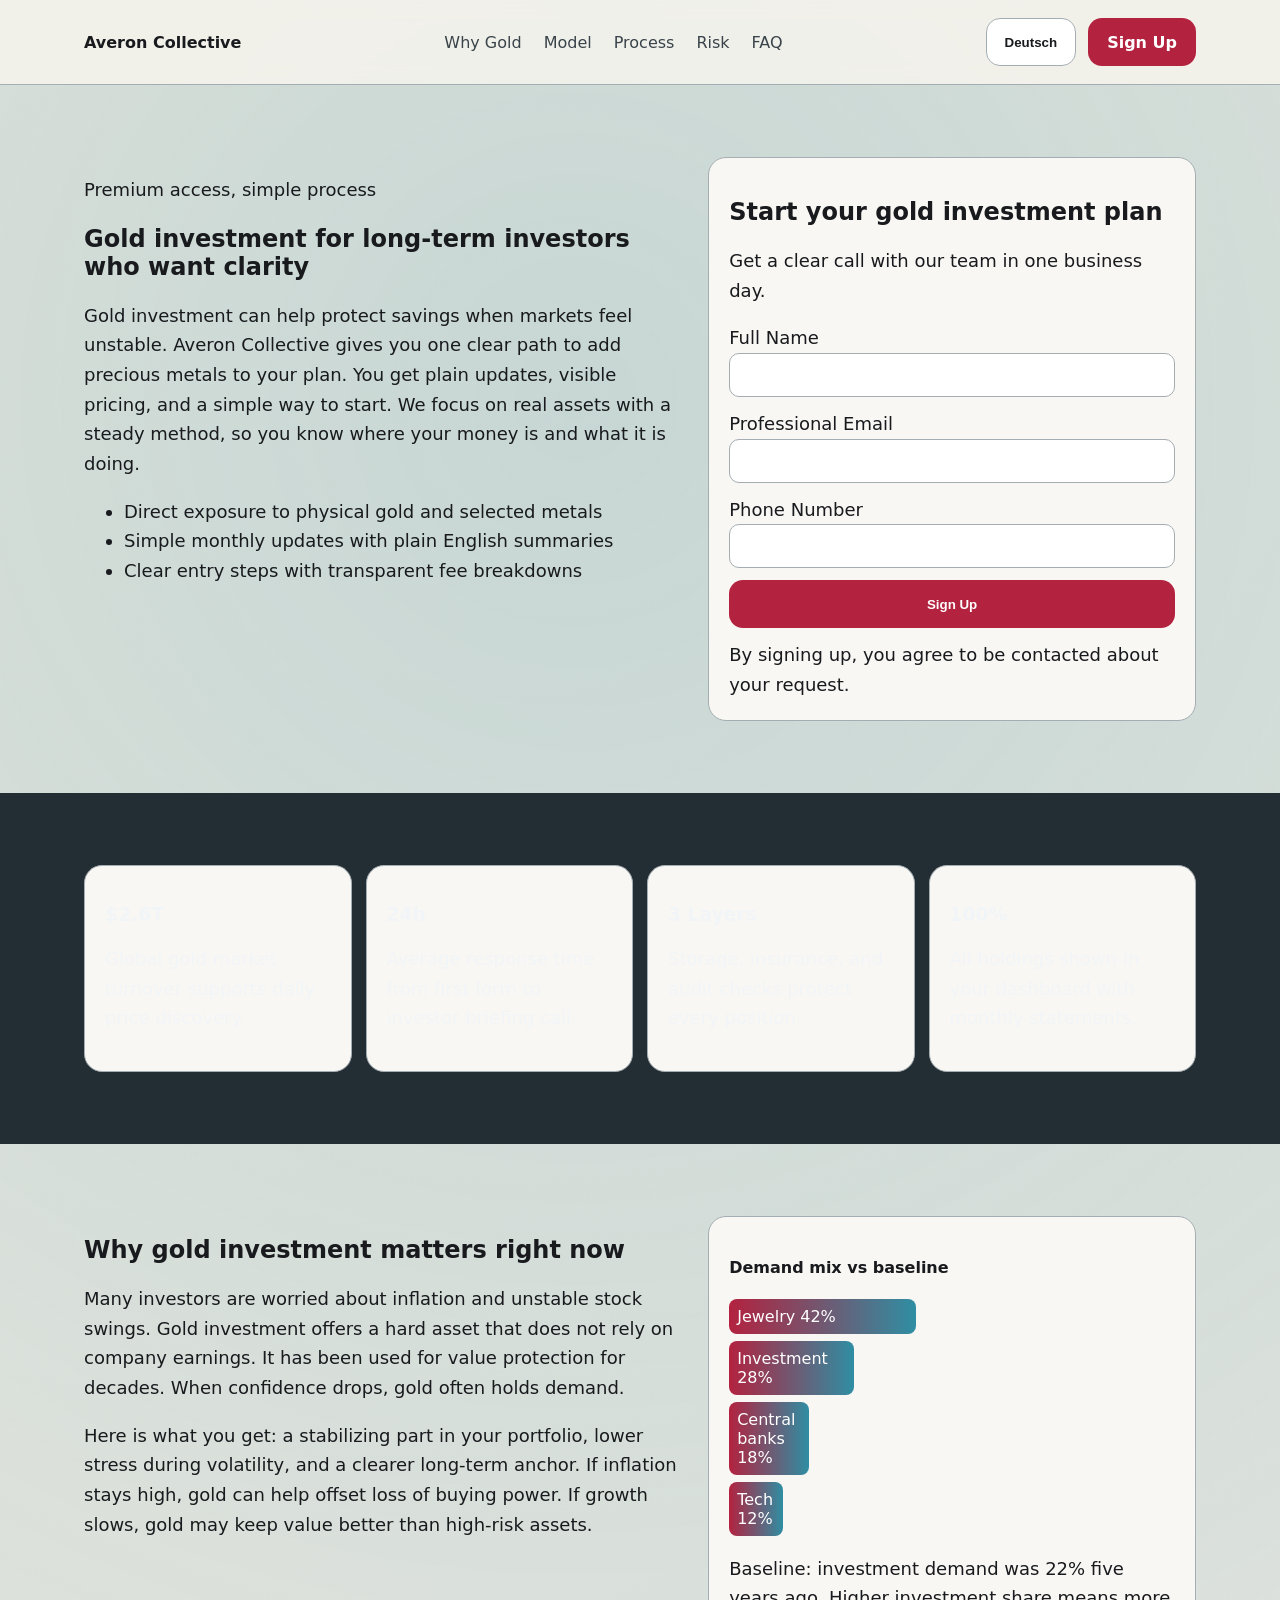
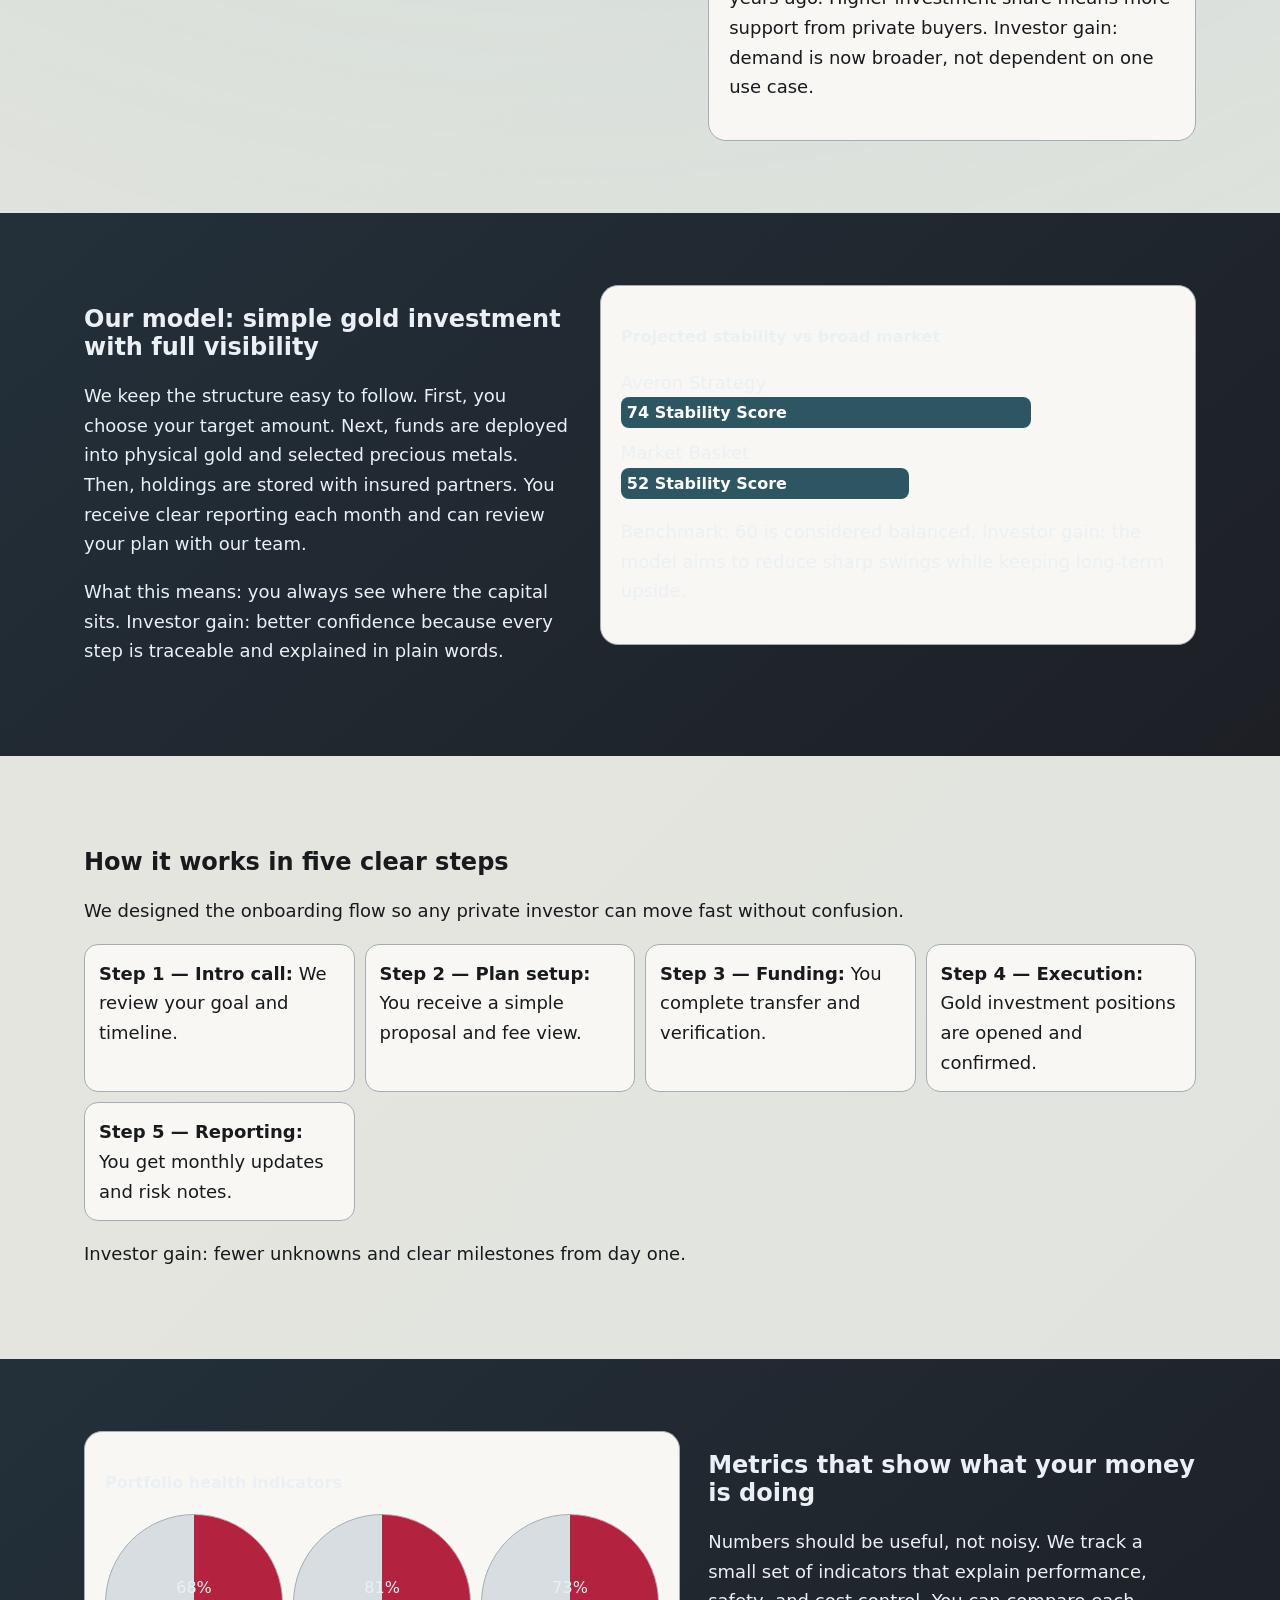
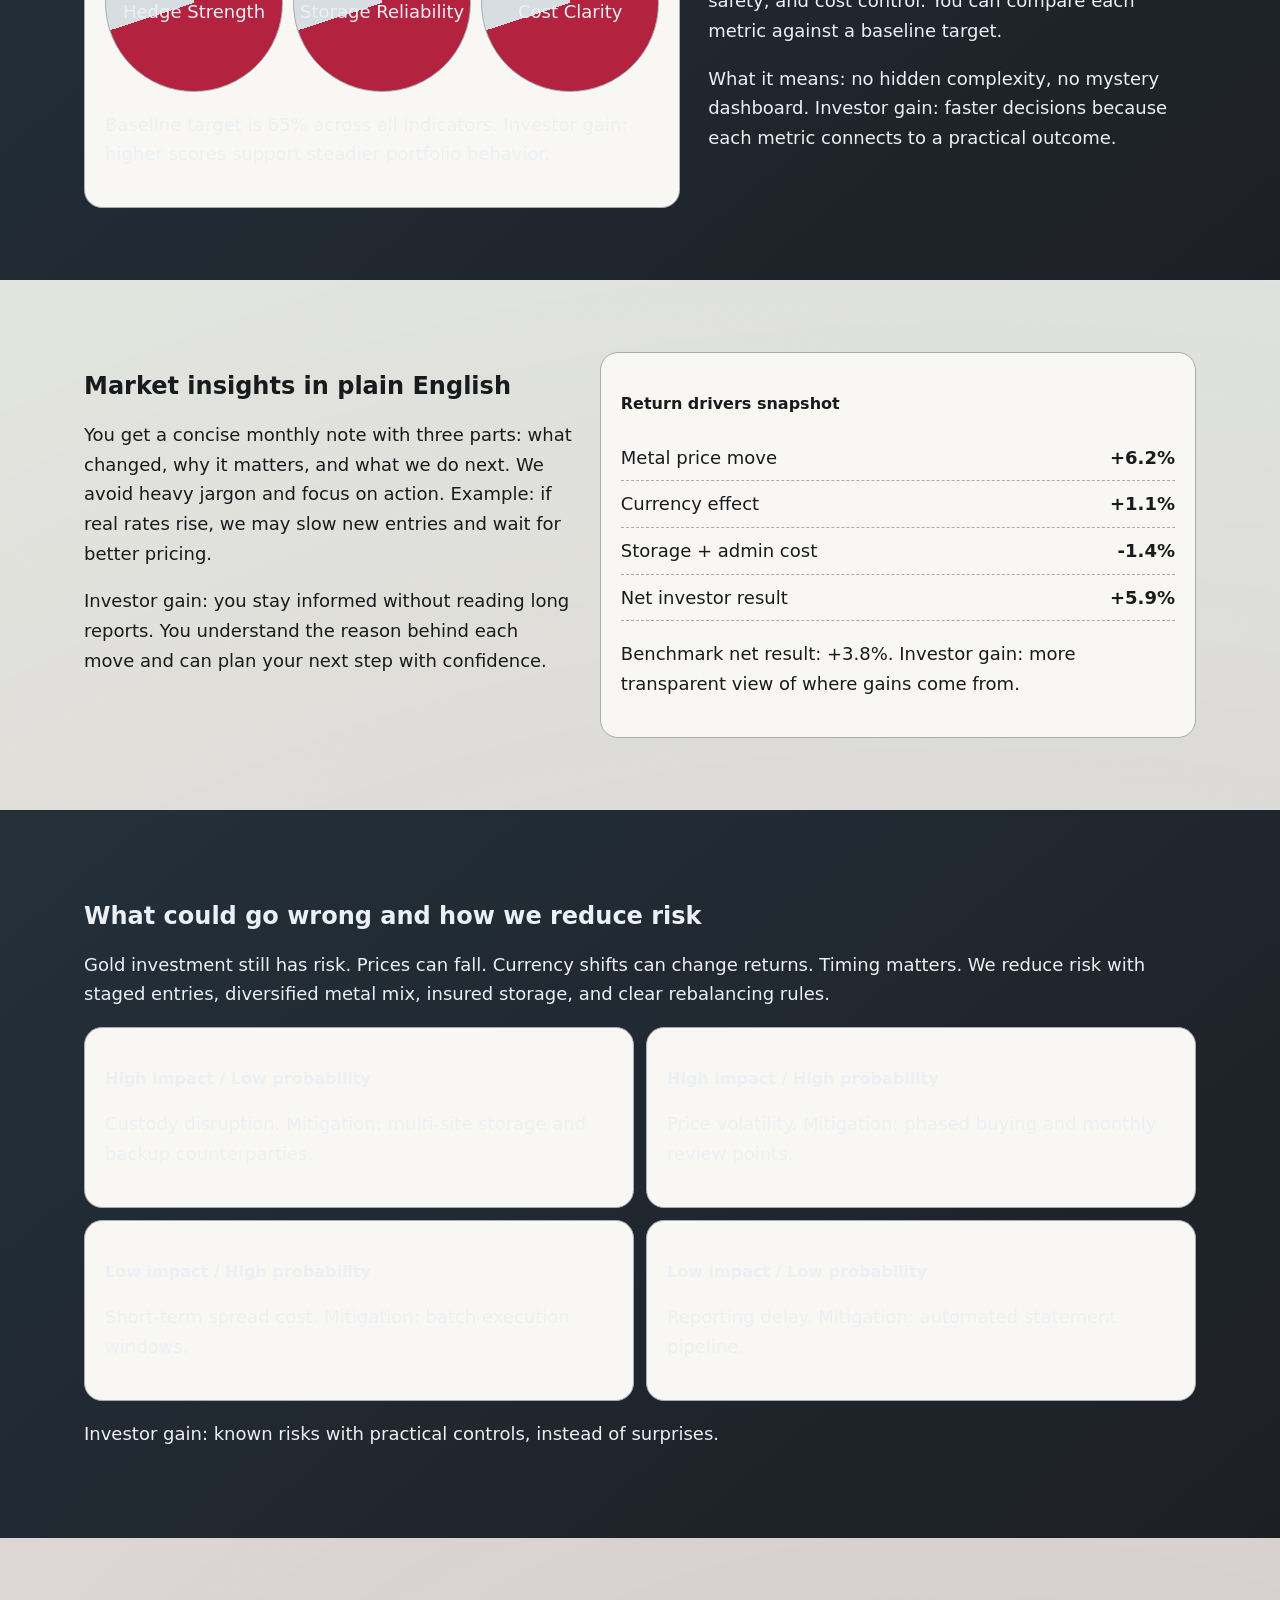
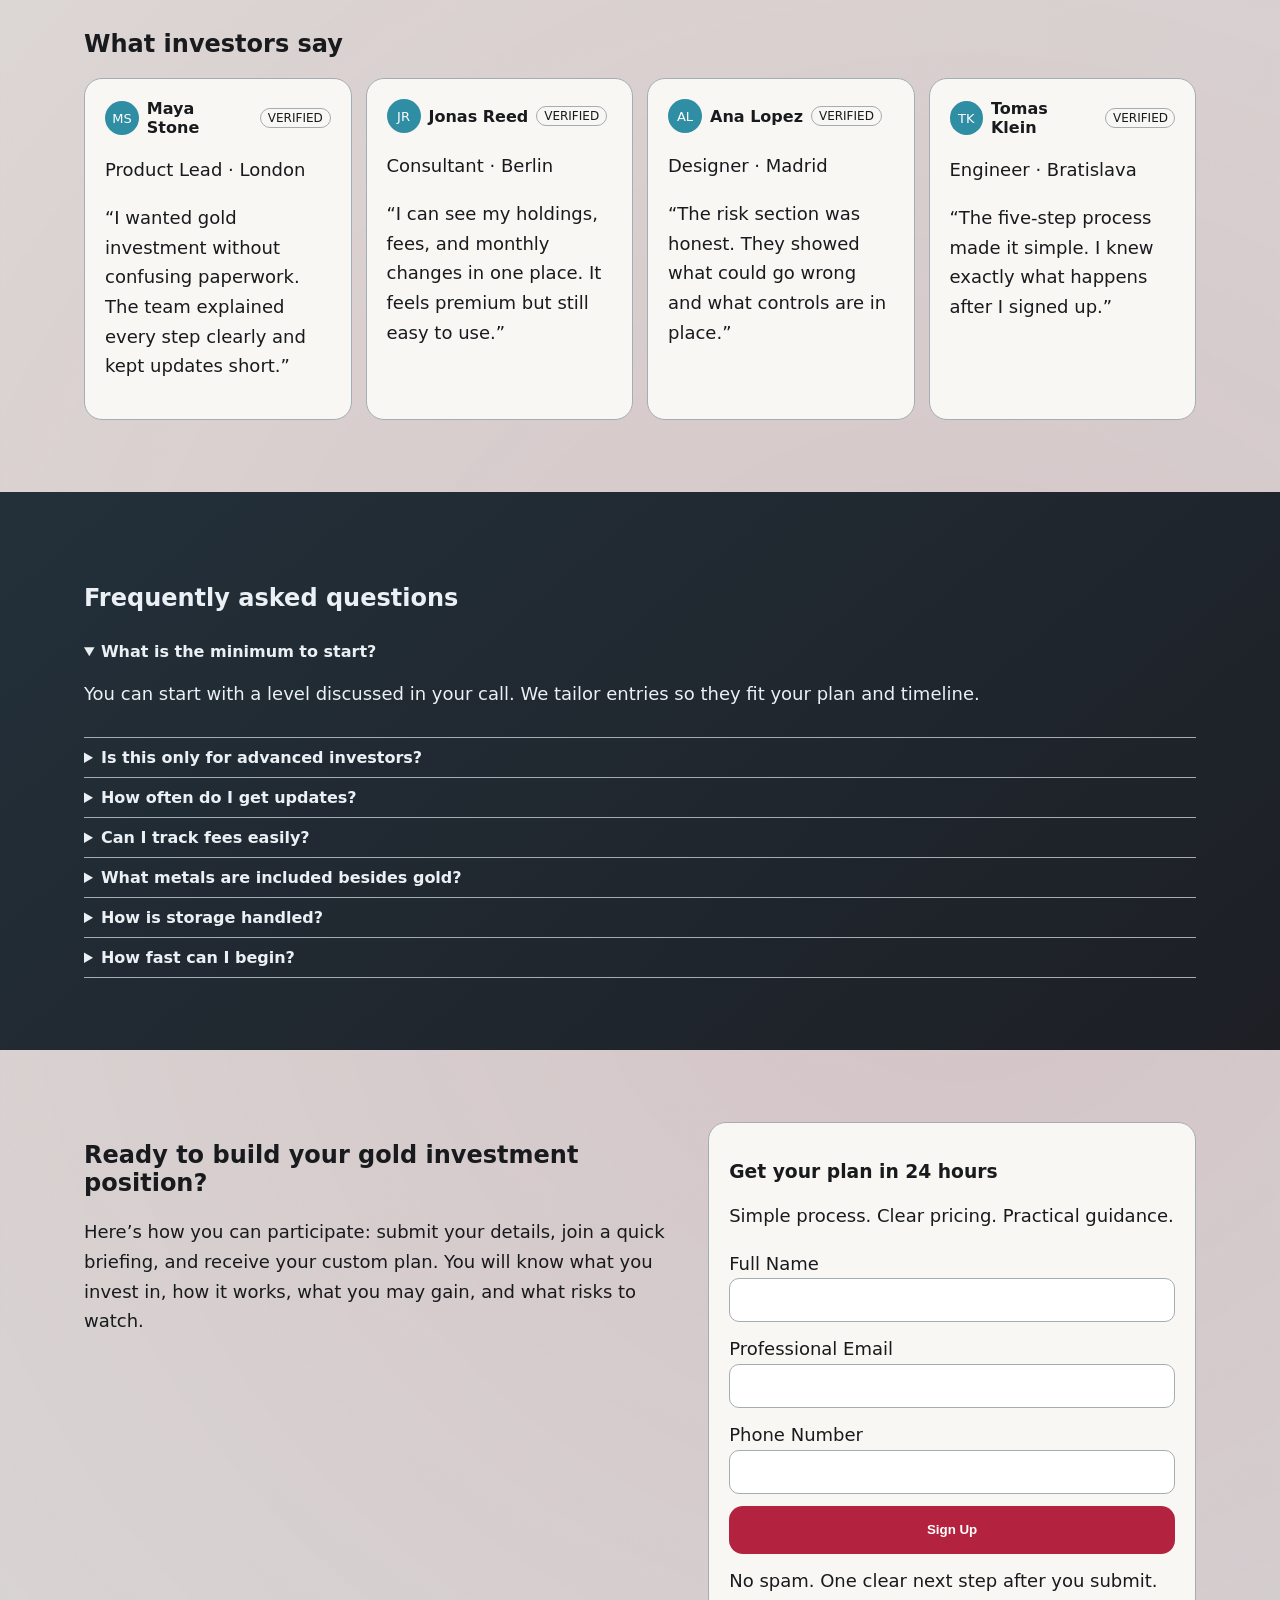
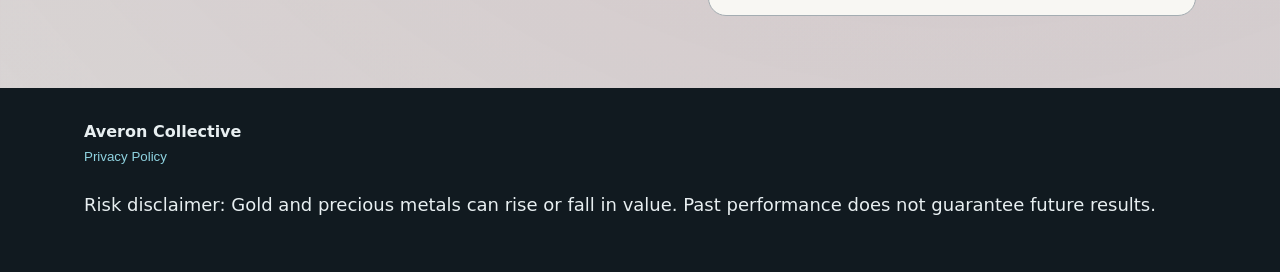
<file: de/index.html>
<!DOCTYPE html>
<html lang="en">
<head>
  <meta charset="UTF-8" />
  <meta name="viewport" content="width=device-width, initial-scale=1.0" />
  <title>Averon Collective | Gold Investment Platform (Deutsch)</title>
  <meta name="description" content="Averon Collective explains gold investment in simple English with clear process, risk notes, and investor-ready signup flow for Deutsch page." />
  <link rel="canonical" href="https://averoncollective.com/de/index.html" />
  <link rel="alternate" hreflang="en" href="https://averoncollective.com/index.html" />
  <link rel="alternate" hreflang="de" href="https://averoncollective.com/de/index.html" />
  <link rel="alternate" hreflang="fr" href="https://averoncollective.com/fr/index.html" />
  <link rel="alternate" hreflang="es" href="https://averoncollective.com/es/index.html" />
  <link rel="alternate" hreflang="it" href="https://averoncollective.com/it/index.html" />
  <link rel="alternate" hreflang="tr" href="https://averoncollective.com/tr/index.html" />
  <link rel="alternate" hreflang="pt" href="https://averoncollective.com/pt/index.html" />
  <link rel="alternate" hreflang="ja" href="https://averoncollective.com/jp/index.html" />
  <link rel="alternate" hreflang="sk" href="https://averoncollective.com/sk/index.html" />
  <link rel="alternate" hreflang="nl-BE" href="https://averoncollective.com/be/index.html" />
  <link rel="alternate" hreflang="x-default" href="https://averoncollective.com/index.html" />
  <meta property="og:type" content="website" />
  <meta property="og:title" content="Averon Collective | Gold Investment Platform (Deutsch)" />
  <meta property="og:description" content="Averon Collective explains gold investment in simple English with clear process, risk notes, and investor-ready signup flow for Deutsch page." />
  <meta property="og:url" content="https://averoncollective.com/de/index.html" />
  <meta property="og:image" content="https://averoncollective.com/assets/img/og-cover.jpg" />
  <meta name="twitter:card" content="summary_large_image" />
  <meta name="twitter:title" content="Averon Collective | Gold Investment Platform (Deutsch)" />
  <meta name="twitter:description" content="Averon Collective explains gold investment in simple English with clear process, risk notes, and investor-ready signup flow for Deutsch page." />
  <meta name="twitter:image" content="https://averoncollective.com/assets/img/og-cover.jpg" />
  <link rel="stylesheet" href="../assets/style.css" />
</head>
<svg width="0" height="0" aria-hidden="true" class="flag-sprite"><symbol id="flag-uk" viewBox="0 0 24 16"><rect width="24" height="16" fill="#1e3a8a"/><path d="M0 0l24 16M24 0L0 16" stroke="#fff" stroke-width="4"/><path d="M0 0l24 16M24 0L0 16" stroke="#dc2626" stroke-width="2"/><path d="M12 0v16M0 8h24" stroke="#fff" stroke-width="6"/><path d="M12 0v16M0 8h24" stroke="#dc2626" stroke-width="3"/></symbol><symbol id="flag-de" viewBox="0 0 24 16"><rect width="24" height="16" fill="#000"/><rect y="5.33" width="24" height="5.33" fill="#dc2626"/><rect y="10.66" width="24" height="5.34" fill="#f59e0b"/></symbol><symbol id="flag-fr" viewBox="0 0 24 16"><rect width="8" height="16" fill="#1d4ed8"/><rect x="8" width="8" height="16" fill="#fff"/><rect x="16" width="8" height="16" fill="#dc2626"/></symbol><symbol id="flag-es" viewBox="0 0 24 16"><rect width="24" height="16" fill="#dc2626"/><rect y="4" width="24" height="8" fill="#facc15"/></symbol><symbol id="flag-it" viewBox="0 0 24 16"><rect width="8" height="16" fill="#16a34a"/><rect x="8" width="8" height="16" fill="#fff"/><rect x="16" width="8" height="16" fill="#dc2626"/></symbol><symbol id="flag-tr" viewBox="0 0 24 16"><rect width="24" height="16" fill="#dc2626"/><circle cx="10" cy="8" r="4" fill="#fff"/><circle cx="11" cy="8" r="3" fill="#dc2626"/><circle cx="15.2" cy="8" r="1.4" fill="#fff"/></symbol><symbol id="flag-pt" viewBox="0 0 24 16"><rect width="10" height="16" fill="#166534"/><rect x="10" width="14" height="16" fill="#dc2626"/></symbol><symbol id="flag-jp" viewBox="0 0 24 16"><rect width="24" height="16" fill="#fff"/><circle cx="12" cy="8" r="4" fill="#dc2626"/></symbol><symbol id="flag-sk" viewBox="0 0 24 16"><rect width="24" height="16" fill="#fff"/><rect y="5.33" width="24" height="5.33" fill="#2563eb"/><rect y="10.66" width="24" height="5.34" fill="#dc2626"/></symbol><symbol id="flag-be" viewBox="0 0 24 16"><rect width="8" height="16" fill="#111827"/><rect x="8" width="8" height="16" fill="#facc15"/><rect x="16" width="8" height="16" fill="#dc2626"/></symbol></svg>
<body data-active-lang="Deutsch">
  <header class="site-header">
    <div class="container header-inner">
      <a href="../index.html" class="brand">Averon Collective</a>
      <nav class="main-nav" aria-label="Main navigation">
        <a href="#why">Why Gold</a>
        <a href="#model">Model</a>
        <a href="#process">Process</a>
        <a href="#risk">Risk</a>
        <a href="#faq">FAQ</a>
      </nav>
      <div class="header-actions">
        <div class="lang-dropdown" data-dropdown>
          <button class="btn lang-btn" aria-haspopup="true" aria-expanded="false" data-dropdown-trigger>Deutsch</button>
          <ul class="lang-menu" data-dropdown-menu>
            <li><a href="../index.html"><svg class="flag"><use href="#flag-uk"></use></svg>English</a></li>
            <li><a href="../de/index.html"><svg class="flag"><use href="#flag-de"></use></svg>Deutsch</a></li>
            <li><a href="../fr/index.html"><svg class="flag"><use href="#flag-fr"></use></svg>Français</a></li>
            <li><a href="../es/index.html"><svg class="flag"><use href="#flag-es"></use></svg>Español</a></li>
            <li><a href="../it/index.html"><svg class="flag"><use href="#flag-it"></use></svg>Italiano</a></li>
            <li><a href="../tr/index.html"><svg class="flag"><use href="#flag-tr"></use></svg>Türkçe</a></li>
            <li><a href="../pt/index.html"><svg class="flag"><use href="#flag-pt"></use></svg>Português</a></li>
            <li><a href="../jp/index.html"><svg class="flag"><use href="#flag-jp"></use></svg>日本語</a></li>
            <li><a href="../sk/index.html"><svg class="flag"><use href="#flag-sk"></use></svg>Slovenčina</a></li>
            <li><a href="../be/index.html"><svg class="flag"><use href="#flag-be"></use></svg>Belgium</a></li>
          </ul>
        </div>
        <a href="#lead" class="btn cta-btn">Sign Up</a>
      </div>
      <button class="burger" aria-label="Open menu" aria-expanded="false" aria-controls="mobile-drawer">☰</button>
    </div>
  </header>

  <aside class="mobile-drawer" id="mobile-drawer" aria-hidden="true" tabindex="-1">
    <button class="drawer-close" aria-label="Close menu">✕</button>
    <nav class="drawer-nav">
      <a href="#why">Why Gold</a><a href="#model">Model</a><a href="#process">Process</a><a href="#risk">Risk</a><a href="#faq">FAQ</a>
    </nav>
    <div class="lang-dropdown" data-dropdown>
      <button class="btn lang-btn" aria-haspopup="true" aria-expanded="false" data-dropdown-trigger>Deutsch</button>
      <ul class="lang-menu" data-dropdown-menu>
        <li><a href="../index.html"><svg class="flag"><use href="#flag-uk"></use></svg>English</a></li><li><a href="../de/index.html"><svg class="flag"><use href="#flag-de"></use></svg>Deutsch</a></li><li><a href="../fr/index.html"><svg class="flag"><use href="#flag-fr"></use></svg>Français</a></li><li><a href="../es/index.html"><svg class="flag"><use href="#flag-es"></use></svg>Español</a></li><li><a href="../it/index.html"><svg class="flag"><use href="#flag-it"></use></svg>Italiano</a></li><li><a href="../tr/index.html"><svg class="flag"><use href="#flag-tr"></use></svg>Türkçe</a></li><li><a href="../pt/index.html"><svg class="flag"><use href="#flag-pt"></use></svg>Português</a></li><li><a href="../jp/index.html"><svg class="flag"><use href="#flag-jp"></use></svg>日本語</a></li><li><a href="../sk/index.html"><svg class="flag"><use href="#flag-sk"></use></svg>Slovenčina</a></li><li><a href="../be/index.html"><svg class="flag"><use href="#flag-be"></use></svg>Belgium</a></li>
      </ul>
    </div>
    <a href="#lead" class="btn cta-btn">Sign Up</a>
  </aside>
  <div class="drawer-backdrop"></div>

  <main>
    <section class="hero section">
      <div class="container hero-grid">
        <div>
          <p class="eyebrow">Premium access, simple process</p>
          <h1>Gold investment for long-term investors who want clarity</h1>
          <p>Gold investment can help protect savings when markets feel unstable. Averon Collective gives you one clear path to add precious metals to your plan. You get plain updates, visible pricing, and a simple way to start. We focus on real assets with a steady method, so you know where your money is and what it is doing.</p>
          <ul>
            <li>Direct exposure to physical gold and selected metals</li>
            <li>Simple monthly updates with plain English summaries</li>
            <li>Clear entry steps with transparent fee breakdowns</li>
          </ul>
        </div>
        <div class="form-card" id="lead">
          <h2>Start your gold investment plan</h2>
          <p>Get a clear call with our team in one business day.</p>
          <form>
            <label>Full Name<input type="text" required /></label>
            <label>Professional Email<input type="email" required /></label>
            <label>Phone Number<input type="tel" required /></label>
            <button type="submit" class="btn cta-btn">Sign Up</button>
            <small>By signing up, you agree to be contacted about your request.</small>
          </form>
        </div>
      </div>
    </section>

    <section class="kpi-strip section">
      <div class="container kpi-grid">
        <article><h3>$2.6T</h3><p>Global gold market turnover supports daily price discovery.</p></article>
        <article><h3>24h</h3><p>Average response time from first form to investor briefing call.</p></article>
        <article><h3>3 Layers</h3><p>Storage, insurance, and audit checks protect every position.</p></article>
        <article><h3>100%</h3><p>All holdings shown in your dashboard with monthly statements.</p></article>
      </div>
    </section>

    <section class="section" id="why">
      <div class="container split">
        <div>
          <h2>Why gold investment matters right now</h2>
          <p>Many investors are worried about inflation and unstable stock swings. Gold investment offers a hard asset that does not rely on company earnings. It has been used for value protection for decades. When confidence drops, gold often holds demand.</p>
          <p>Here is what you get: a stabilizing part in your portfolio, lower stress during volatility, and a clearer long-term anchor. If inflation stays high, gold can help offset loss of buying power. If growth slows, gold may keep value better than high-risk assets.</p>
        </div>
        <div class="viz-card">
          <h4>Demand mix vs baseline</h4>
          <div class="stacked-bars"><span style="--w:42%">Jewelry 42%</span><span style="--w:28%">Investment 28%</span><span style="--w:18%">Central banks 18%</span><span style="--w:12%">Tech 12%</span></div>
          <p>Baseline: investment demand was 22% five years ago. Higher investment share means more support from private buyers. Investor gain: demand is now broader, not dependent on one use case.</p>
        </div>
      </div>
    </section>

    <section class="section alt" id="model">
      <div class="container split reverse">
        <div>
          <h2>Our model: simple gold investment with full visibility</h2>
          <p>We keep the structure easy to follow. First, you choose your target amount. Next, funds are deployed into physical gold and selected precious metals. Then, holdings are stored with insured partners. You receive clear reporting each month and can review your plan with our team.</p>
          <p>What this means: you always see where the capital sits. Investor gain: better confidence because every step is traceable and explained in plain words.</p>
        </div>
        <div class="viz-card dual-bars">
          <h4>Projected stability vs broad market</h4>
          <div class="row"><label>Averon Strategy</label><b style="--w:74%">74 Stability Score</b></div>
          <div class="row"><label>Market Basket</label><b style="--w:52%">52 Stability Score</b></div>
          <p>Benchmark: 60 is considered balanced. Investor gain: the model aims to reduce sharp swings while keeping long-term upside.</p>
        </div>
      </div>
    </section>

    <section class="section" id="process">
      <div class="container">
        <h2>How it works in five clear steps</h2>
        <p>We designed the onboarding flow so any private investor can move fast without confusion.</p>
        <ol class="timeline">
          <li><strong>Step 1 — Intro call:</strong> We review your goal and timeline.</li>
          <li><strong>Step 2 — Plan setup:</strong> You receive a simple proposal and fee view.</li>
          <li><strong>Step 3 — Funding:</strong> You complete transfer and verification.</li>
          <li><strong>Step 4 — Execution:</strong> Gold investment positions are opened and confirmed.</li>
          <li><strong>Step 5 — Reporting:</strong> You get monthly updates and risk notes.</li>
        </ol>
        <p>Investor gain: fewer unknowns and clear milestones from day one.</p>
      </div>
    </section>

    <section class="section alt" id="metrics">
      <div class="container split">
        <div class="viz-card rings">
          <h4>Portfolio health indicators</h4>
          <div class="ring-grid">
            <div><span>68%</span><small>Hedge Strength</small></div>
            <div><span>81%</span><small>Storage Reliability</small></div>
            <div><span>73%</span><small>Cost Clarity</small></div>
          </div>
          <p>Baseline target is 65% across all indicators. Investor gain: higher scores support steadier portfolio behavior.</p>
        </div>
        <div>
          <h2>Metrics that show what your money is doing</h2>
          <p>Numbers should be useful, not noisy. We track a small set of indicators that explain performance, safety, and cost control. You can compare each metric against a baseline target.</p>
          <p>What it means: no hidden complexity, no mystery dashboard. Investor gain: faster decisions because each metric connects to a practical outcome.</p>
        </div>
      </div>
    </section>

    <section class="section" id="insights">
      <div class="container split reverse">
        <div>
          <h2>Market insights in plain English</h2>
          <p>You get a concise monthly note with three parts: what changed, why it matters, and what we do next. We avoid heavy jargon and focus on action. Example: if real rates rise, we may slow new entries and wait for better pricing.</p>
          <p>Investor gain: you stay informed without reading long reports. You understand the reason behind each move and can plan your next step with confidence.</p>
        </div>
        <div class="viz-card waterfall">
          <h4>Return drivers snapshot</h4>
          <ul>
            <li><span>Metal price move</span><b>+6.2%</b></li>
            <li><span>Currency effect</span><b>+1.1%</b></li>
            <li><span>Storage + admin cost</span><b>-1.4%</b></li>
            <li><span>Net investor result</span><b>+5.9%</b></li>
          </ul>
          <p>Benchmark net result: +3.8%. Investor gain: more transparent view of where gains come from.</p>
        </div>
      </div>
    </section>

    <section class="section alt" id="risk">
      <div class="container">
        <h2>What could go wrong and how we reduce risk</h2>
        <p>Gold investment still has risk. Prices can fall. Currency shifts can change returns. Timing matters. We reduce risk with staged entries, diversified metal mix, insured storage, and clear rebalancing rules.</p>
        <div class="risk-matrix">
          <article><h4>High impact / Low probability</h4><p>Custody disruption. Mitigation: multi-site storage and backup counterparties.</p></article>
          <article><h4>High impact / High probability</h4><p>Price volatility. Mitigation: phased buying and monthly review points.</p></article>
          <article><h4>Low impact / High probability</h4><p>Short-term spread cost. Mitigation: batch execution windows.</p></article>
          <article><h4>Low impact / Low probability</h4><p>Reporting delay. Mitigation: automated statement pipeline.</p></article>
        </div>
        <p>Investor gain: known risks with practical controls, instead of surprises.</p>
      </div>
    </section>

    <section class="section" id="reviews">
      <div class="container">
        <h2>What investors say</h2>
        <div class="reviews-grid">
          <article><div class="review-head"><span class="avatar">MS</span><b>Maya Stone</b><em>VERIFIED</em></div><p class="meta">Product Lead · London</p><p>“I wanted gold investment without confusing paperwork. The team explained every step clearly and kept updates short.”</p></article>
          <article><div class="review-head"><span class="avatar">JR</span><b>Jonas Reed</b><em>VERIFIED</em></div><p class="meta">Consultant · Berlin</p><p>“I can see my holdings, fees, and monthly changes in one place. It feels premium but still easy to use.”</p></article>
          <article><div class="review-head"><span class="avatar">AL</span><b>Ana Lopez</b><em>VERIFIED</em></div><p class="meta">Designer · Madrid</p><p>“The risk section was honest. They showed what could go wrong and what controls are in place.”</p></article>
          <article><div class="review-head"><span class="avatar">TK</span><b>Tomas Klein</b><em>VERIFIED</em></div><p class="meta">Engineer · Bratislava</p><p>“The five-step process made it simple. I knew exactly what happens after I signed up.”</p></article>
        </div>
      </div>
    </section>

    <section class="section alt" id="faq">
      <div class="container">
        <h2>Frequently asked questions</h2>
        <div class="faq-list">
          <details open><summary>What is the minimum to start?</summary><p>You can start with a level discussed in your call. We tailor entries so they fit your plan and timeline.</p></details>
          <details><summary>Is this only for advanced investors?</summary><p>No. This is built for regular long-term investors who want clear guidance and clear reporting.</p></details>
          <details><summary>How often do I get updates?</summary><p>You receive monthly updates and can request extra reviews when market conditions change.</p></details>
          <details><summary>Can I track fees easily?</summary><p>Yes. Fees are shown before you start and reported in plain terms each month.</p></details>
          <details><summary>What metals are included besides gold?</summary><p>Depending on market setup, we may include silver or platinum in controlled weights.</p></details>
          <details><summary>How is storage handled?</summary><p>Assets are stored with insured custody partners and checked through scheduled audits.</p></details>
          <details><summary>How fast can I begin?</summary><p>Most investors complete onboarding in a few business days after the first call.</p></details>
        </div>
      </div>
    </section>

    <section class="section final-cta">
      <div class="container split">
        <div>
          <h2>Ready to build your gold investment position?</h2>
          <p>Here’s how you can participate: submit your details, join a quick briefing, and receive your custom plan. You will know what you invest in, how it works, what you may gain, and what risks to watch.</p>
        </div>
        <div class="form-card">
          <h3>Get your plan in 24 hours</h3>
          <p>Simple process. Clear pricing. Practical guidance.</p>
          <form>
            <label>Full Name<input type="text" required /></label>
            <label>Professional Email<input type="email" required /></label>
            <label>Phone Number<input type="tel" required /></label>
            <button type="submit" class="btn cta-btn">Sign Up</button>
            <small>No spam. One clear next step after you submit.</small>
          </form>
        </div>
      </div>
    </section>
  </main>

  <footer class="site-footer">
    <div class="container footer-inner">
      <strong>Averon Collective</strong>
      <button class="privacy-link" data-open-modal>Privacy Policy</button>
      <p>Risk disclaimer: Gold and precious metals can rise or fall in value. Past performance does not guarantee future results.</p>
    </div>
  </footer>

  <div class="modal" id="privacy-modal" aria-hidden="true" role="dialog" aria-modal="true" aria-labelledby="privacy-title">
    <div class="modal-content" tabindex="-1">
      <button class="modal-x" data-close-modal aria-label="Close privacy policy">✕</button>
      <h2 id="privacy-title">Privacy Policy</h2>
      <h3>Introduction</h3><p>We respect your privacy and explain clearly how data is used.</p>
      <h3>Data collection</h3><p>We collect name, email, phone number, and interaction records from forms.</p>
      <h3>Legal basis</h3><p>We process data to answer your request and provide our services.</p>
      <h3>Cookies</h3><p>We use basic cookies for website performance and analytics.</p>
      <h3>Retention</h3><p>We keep records only as long as needed for service and legal obligations.</p>
      <h3>Third-party sharing</h3><p>We share limited data with storage, CRM, and communication partners.</p>
      <h3>Security</h3><p>We use access controls, encrypted systems, and regular security reviews.</p>
      <h3>User rights</h3><p>You can request access, correction, or deletion of your personal data.</p>
      <h3>International transfers</h3><p>Some providers operate globally, with safeguards for data transfer.</p>
      <h3>Industry risk disclosure</h3><p>Investment services include market risk and operational risk. Data helps us provide updates and reduce mistakes.</p>
      <h3>Contact</h3><p>Email: privacy@averoncollective.com</p>
      <div class="modal-footer"><button class="btn" data-close-modal>Close</button></div>
    </div>
  </div>

  <script type="application/ld+json">
  {"@context":"https://schema.org","@graph":[
    {"@type":"Organization","name":"Averon Collective","url":"https://averoncollective.com"},
    {"@type":"WebSite","name":"Averon Collective","url":"https://averoncollective.com"},
    {"@type":"FAQPage","mainEntity":[{"@type":"Question","name":"What is the minimum to start?","acceptedAnswer":{"@type":"Answer","text":"You can start with a level discussed in your call."}}]},
    {"@type":"Review","author":{"@type":"Person","name":"Maya Stone"},"reviewBody":"I wanted gold investment without confusing paperwork.","reviewRating":{"@type":"Rating","ratingValue":"5"}}
  ]}
  </script>
  <script defer src="../assets/app.js"></script>
</body>
</html>
</file>
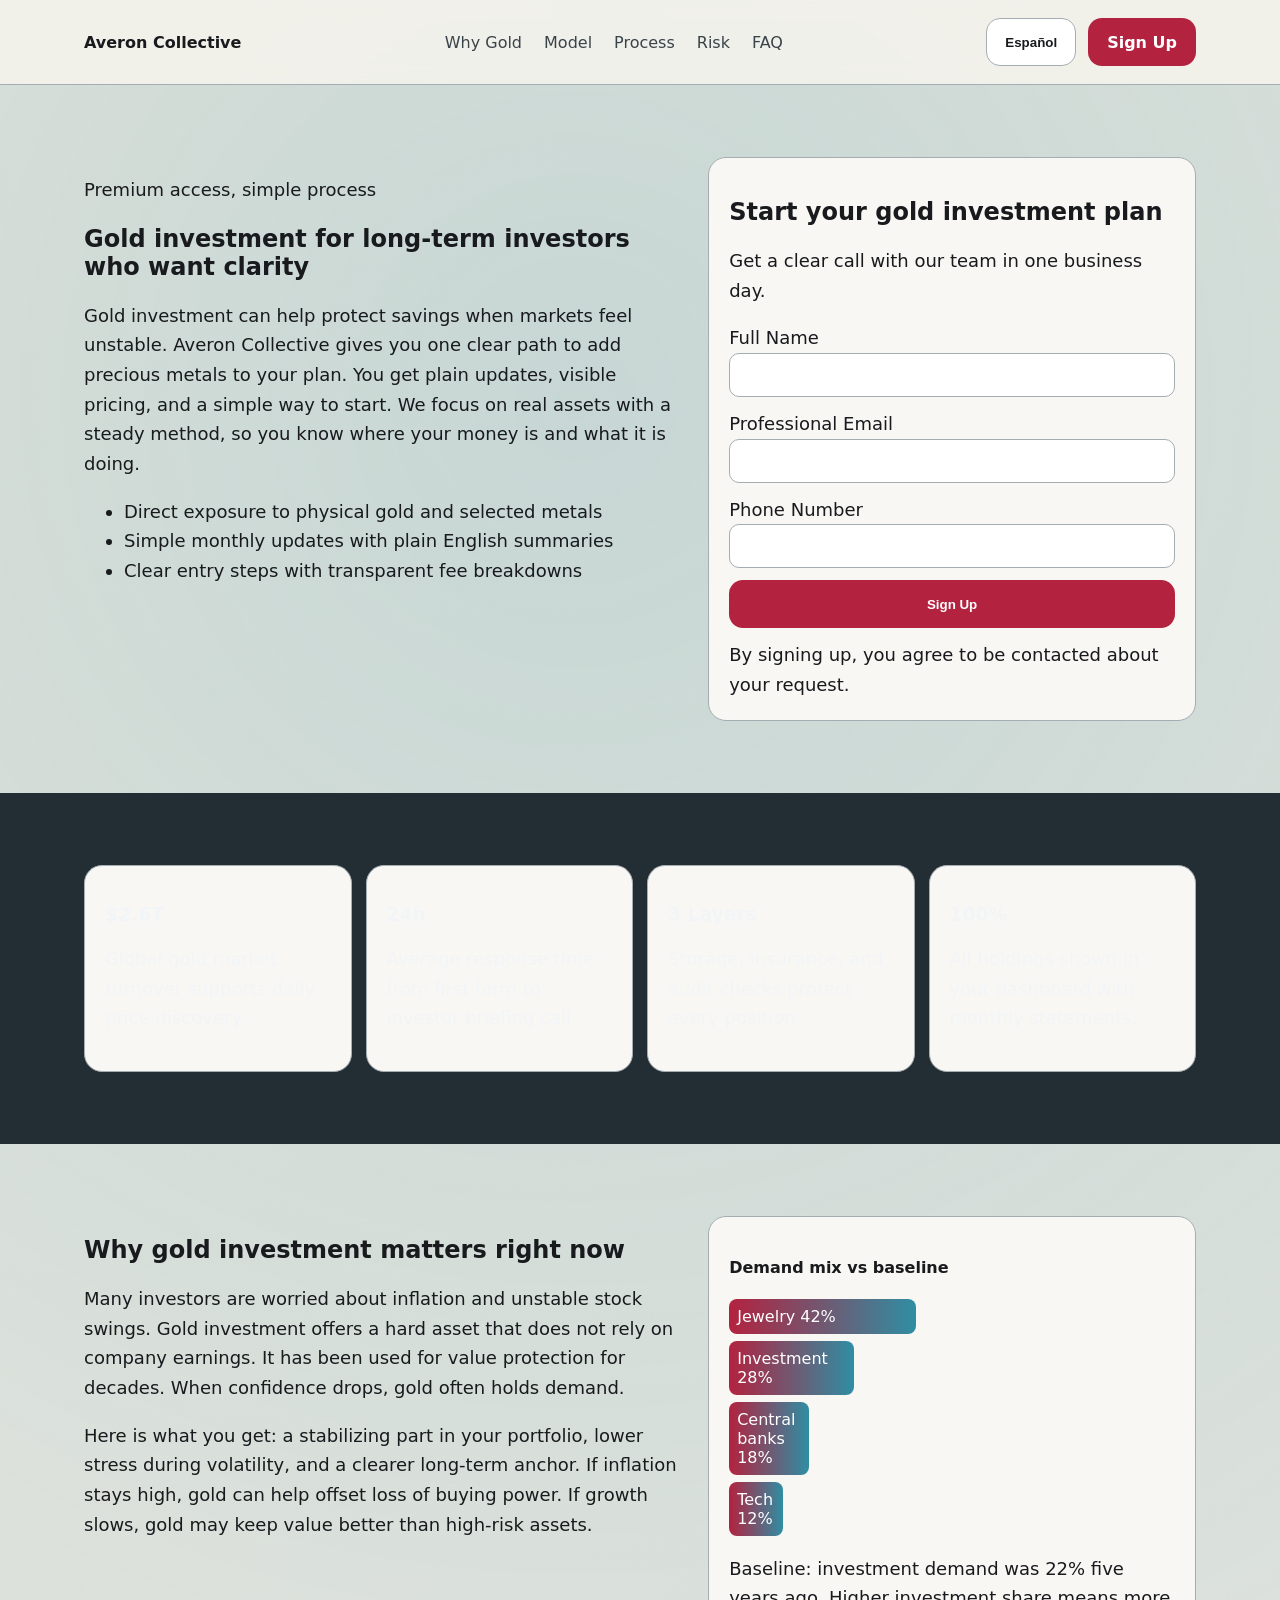
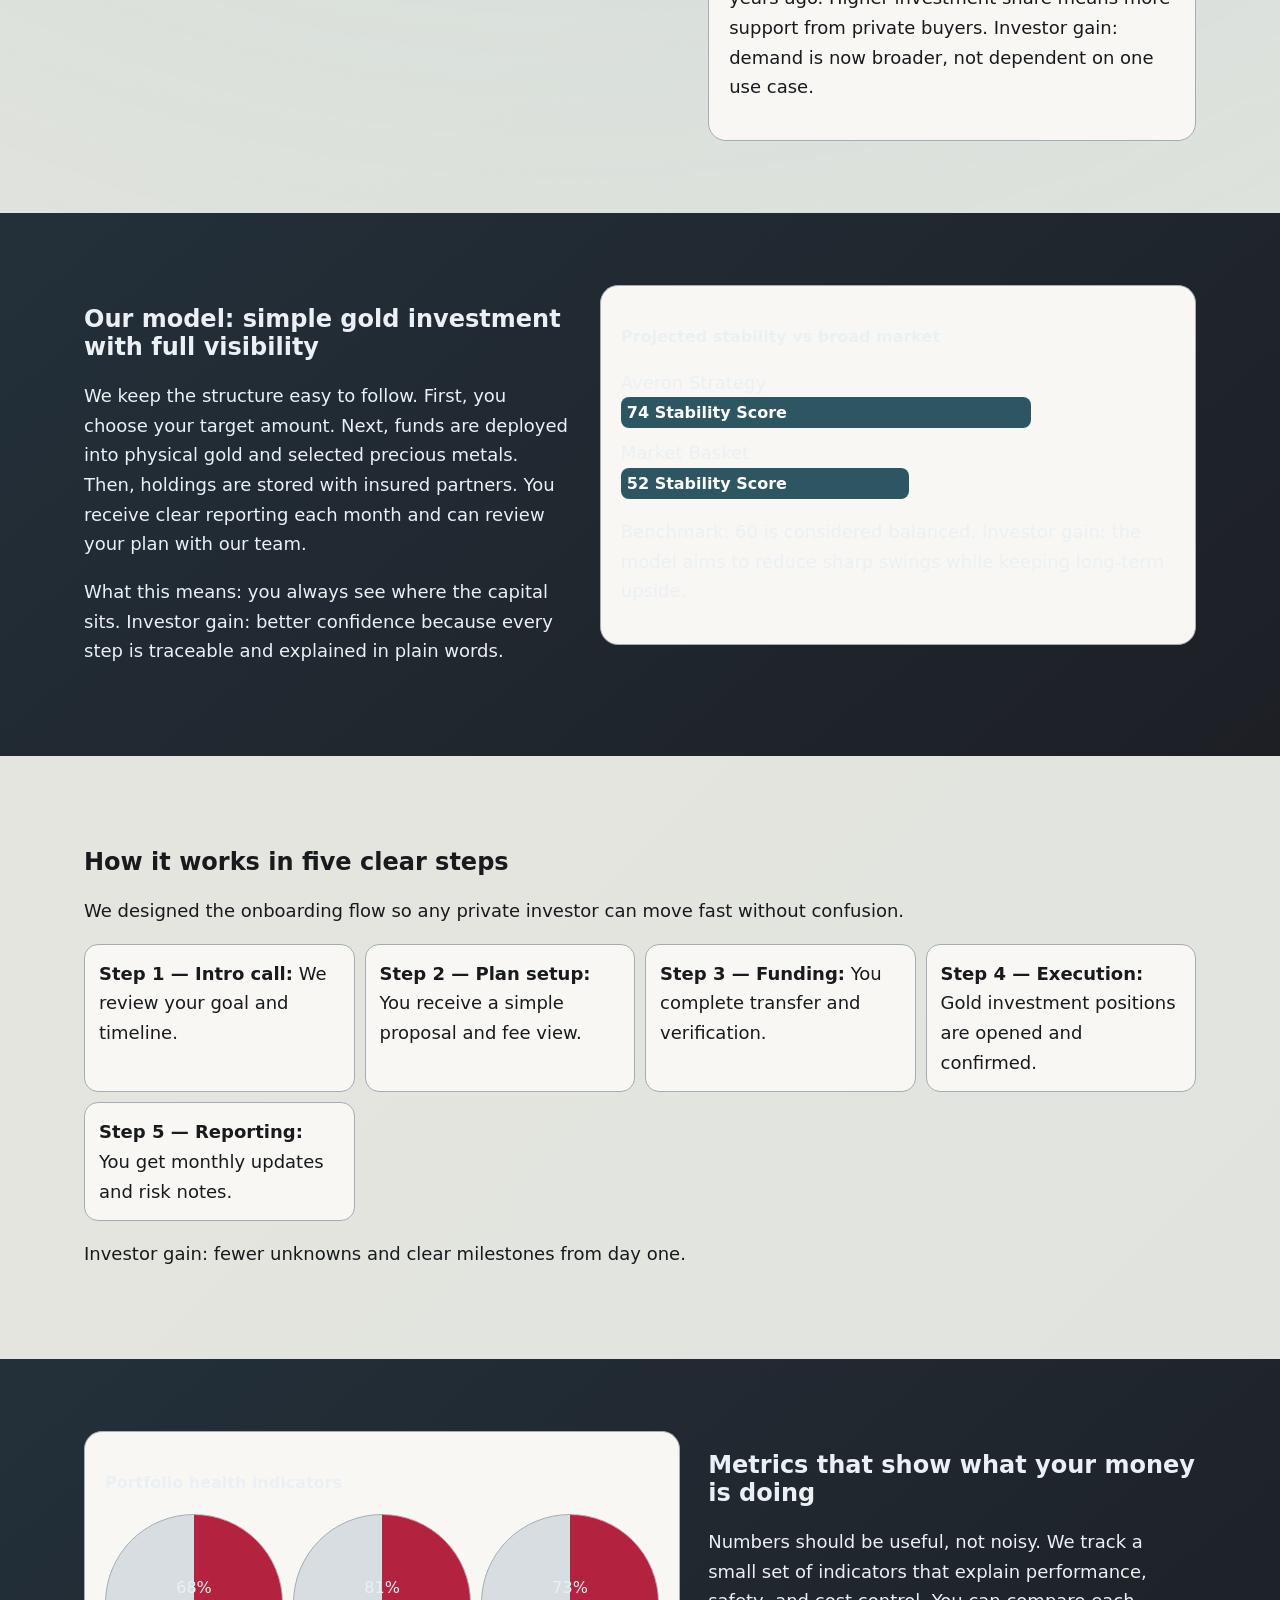
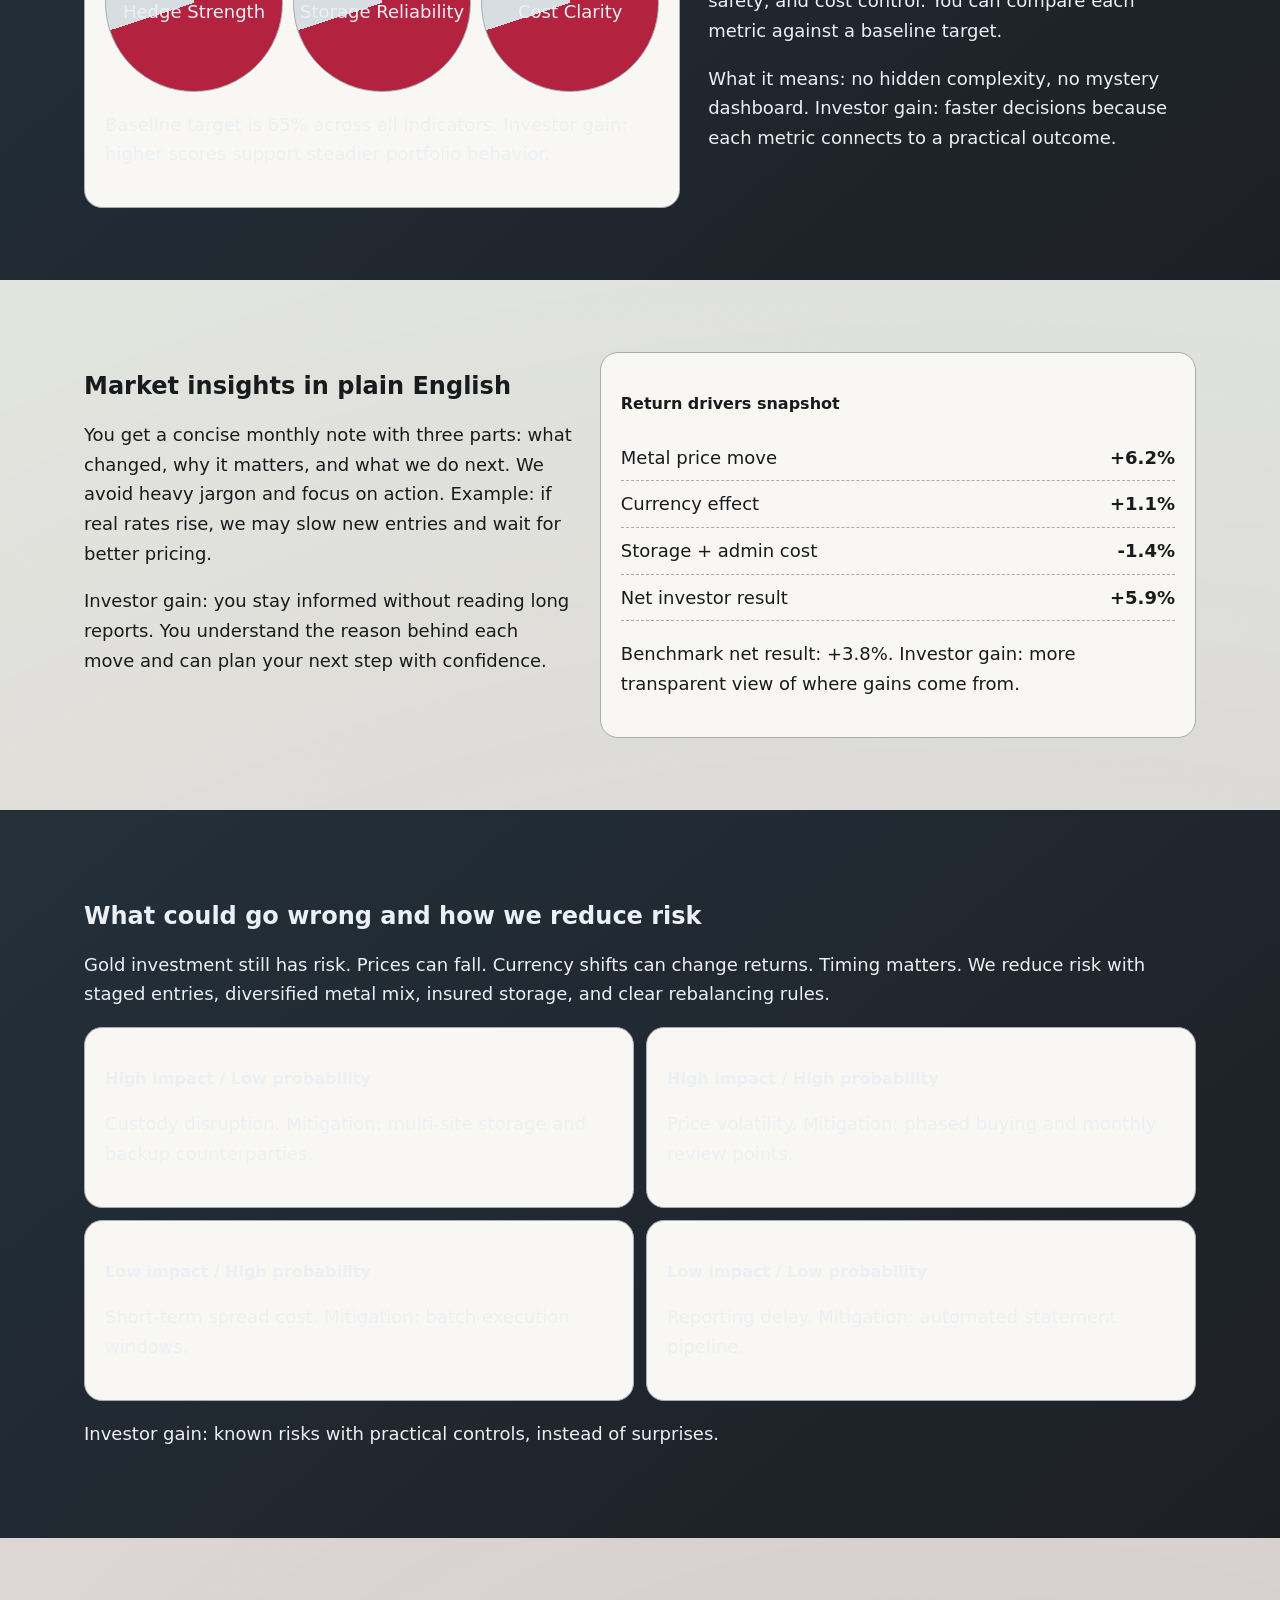
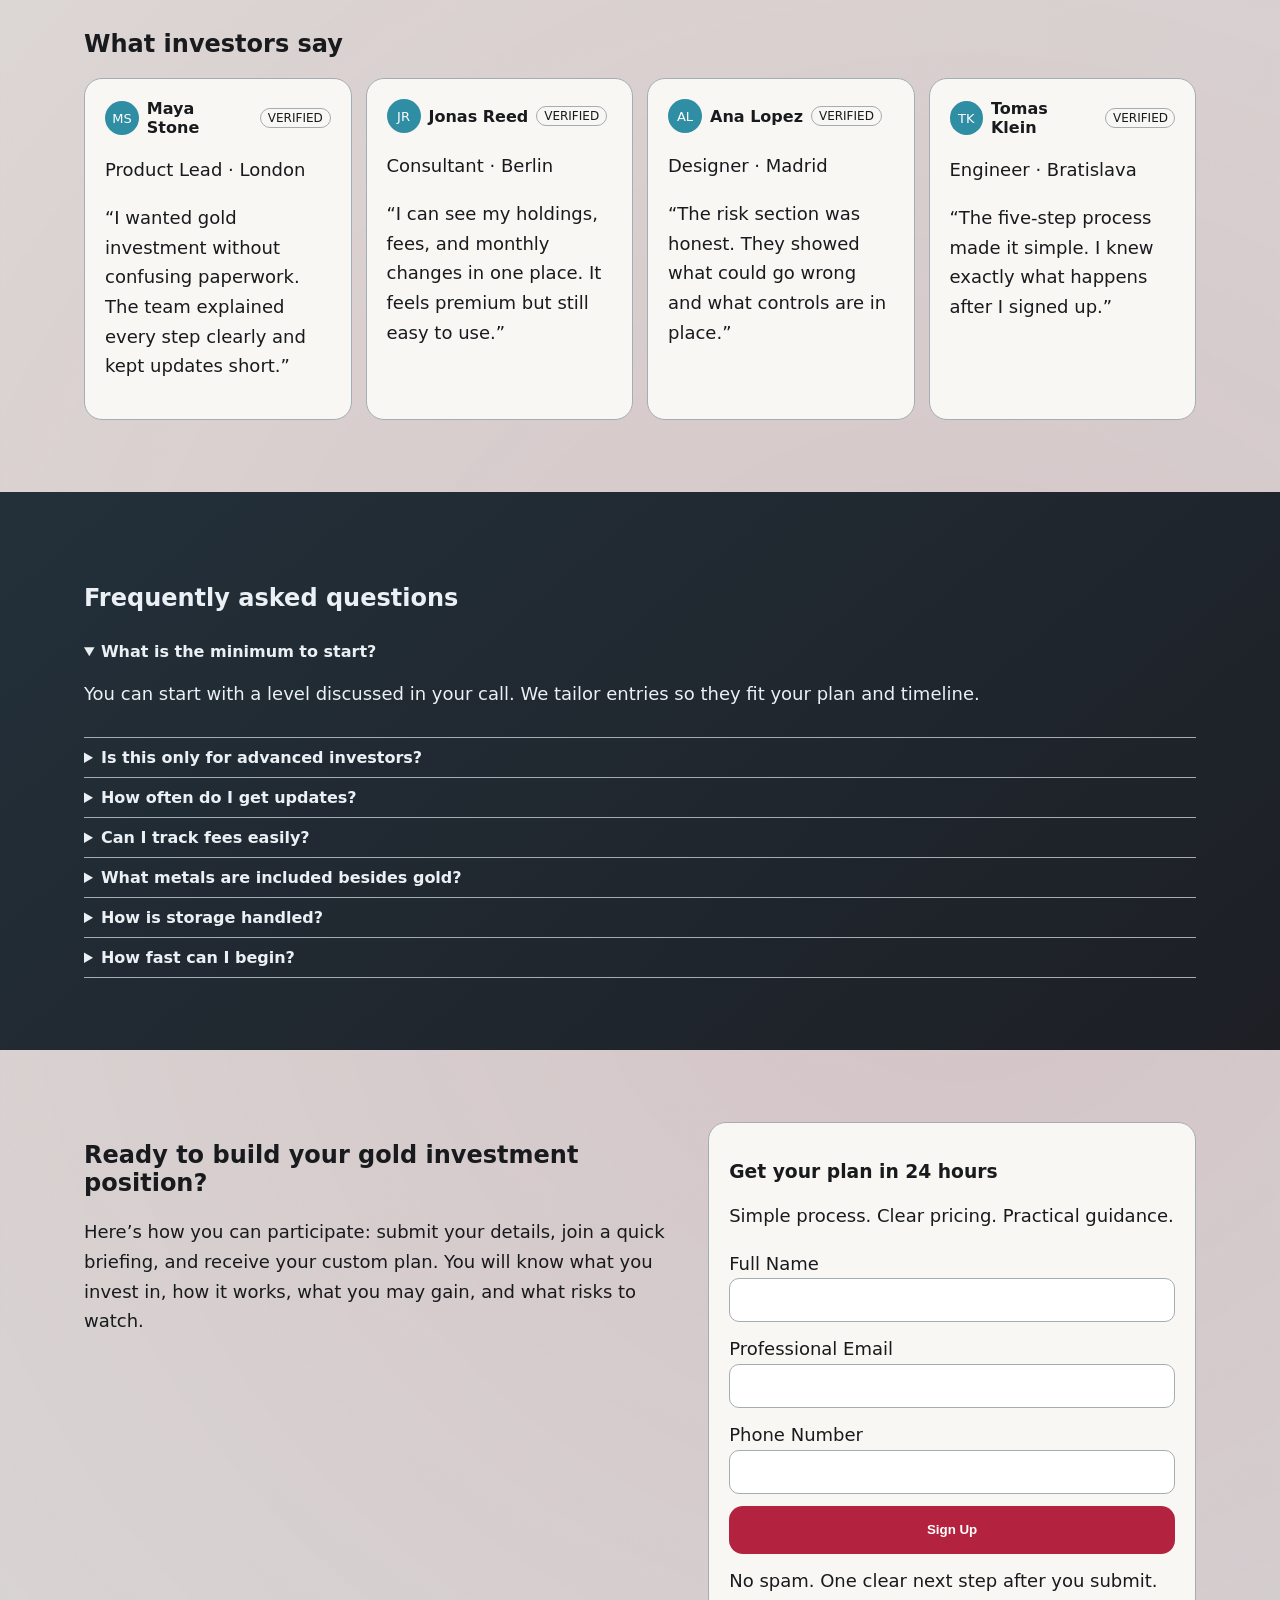
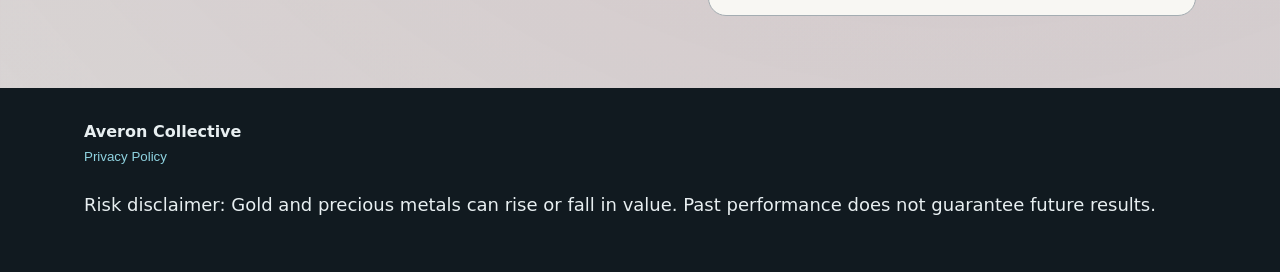
<file: es/index.html>
<!DOCTYPE html>
<html lang="en">
<head>
  <meta charset="UTF-8" />
  <meta name="viewport" content="width=device-width, initial-scale=1.0" />
  <title>Averon Collective | Gold Investment Platform (Español)</title>
  <meta name="description" content="Averon Collective explains gold investment in simple English with clear process, risk notes, and investor-ready signup flow for Español page." />
  <link rel="canonical" href="https://averoncollective.com/es/index.html" />
  <link rel="alternate" hreflang="en" href="https://averoncollective.com/index.html" />
  <link rel="alternate" hreflang="de" href="https://averoncollective.com/de/index.html" />
  <link rel="alternate" hreflang="fr" href="https://averoncollective.com/fr/index.html" />
  <link rel="alternate" hreflang="es" href="https://averoncollective.com/es/index.html" />
  <link rel="alternate" hreflang="it" href="https://averoncollective.com/it/index.html" />
  <link rel="alternate" hreflang="tr" href="https://averoncollective.com/tr/index.html" />
  <link rel="alternate" hreflang="pt" href="https://averoncollective.com/pt/index.html" />
  <link rel="alternate" hreflang="ja" href="https://averoncollective.com/jp/index.html" />
  <link rel="alternate" hreflang="sk" href="https://averoncollective.com/sk/index.html" />
  <link rel="alternate" hreflang="nl-BE" href="https://averoncollective.com/be/index.html" />
  <link rel="alternate" hreflang="x-default" href="https://averoncollective.com/index.html" />
  <meta property="og:type" content="website" />
  <meta property="og:title" content="Averon Collective | Gold Investment Platform (Español)" />
  <meta property="og:description" content="Averon Collective explains gold investment in simple English with clear process, risk notes, and investor-ready signup flow for Español page." />
  <meta property="og:url" content="https://averoncollective.com/es/index.html" />
  <meta property="og:image" content="https://averoncollective.com/assets/img/og-cover.jpg" />
  <meta name="twitter:card" content="summary_large_image" />
  <meta name="twitter:title" content="Averon Collective | Gold Investment Platform (Español)" />
  <meta name="twitter:description" content="Averon Collective explains gold investment in simple English with clear process, risk notes, and investor-ready signup flow for Español page." />
  <meta name="twitter:image" content="https://averoncollective.com/assets/img/og-cover.jpg" />
  <link rel="stylesheet" href="../assets/style.css" />
</head>
<svg width="0" height="0" aria-hidden="true" class="flag-sprite"><symbol id="flag-uk" viewBox="0 0 24 16"><rect width="24" height="16" fill="#1e3a8a"/><path d="M0 0l24 16M24 0L0 16" stroke="#fff" stroke-width="4"/><path d="M0 0l24 16M24 0L0 16" stroke="#dc2626" stroke-width="2"/><path d="M12 0v16M0 8h24" stroke="#fff" stroke-width="6"/><path d="M12 0v16M0 8h24" stroke="#dc2626" stroke-width="3"/></symbol><symbol id="flag-de" viewBox="0 0 24 16"><rect width="24" height="16" fill="#000"/><rect y="5.33" width="24" height="5.33" fill="#dc2626"/><rect y="10.66" width="24" height="5.34" fill="#f59e0b"/></symbol><symbol id="flag-fr" viewBox="0 0 24 16"><rect width="8" height="16" fill="#1d4ed8"/><rect x="8" width="8" height="16" fill="#fff"/><rect x="16" width="8" height="16" fill="#dc2626"/></symbol><symbol id="flag-es" viewBox="0 0 24 16"><rect width="24" height="16" fill="#dc2626"/><rect y="4" width="24" height="8" fill="#facc15"/></symbol><symbol id="flag-it" viewBox="0 0 24 16"><rect width="8" height="16" fill="#16a34a"/><rect x="8" width="8" height="16" fill="#fff"/><rect x="16" width="8" height="16" fill="#dc2626"/></symbol><symbol id="flag-tr" viewBox="0 0 24 16"><rect width="24" height="16" fill="#dc2626"/><circle cx="10" cy="8" r="4" fill="#fff"/><circle cx="11" cy="8" r="3" fill="#dc2626"/><circle cx="15.2" cy="8" r="1.4" fill="#fff"/></symbol><symbol id="flag-pt" viewBox="0 0 24 16"><rect width="10" height="16" fill="#166534"/><rect x="10" width="14" height="16" fill="#dc2626"/></symbol><symbol id="flag-jp" viewBox="0 0 24 16"><rect width="24" height="16" fill="#fff"/><circle cx="12" cy="8" r="4" fill="#dc2626"/></symbol><symbol id="flag-sk" viewBox="0 0 24 16"><rect width="24" height="16" fill="#fff"/><rect y="5.33" width="24" height="5.33" fill="#2563eb"/><rect y="10.66" width="24" height="5.34" fill="#dc2626"/></symbol><symbol id="flag-be" viewBox="0 0 24 16"><rect width="8" height="16" fill="#111827"/><rect x="8" width="8" height="16" fill="#facc15"/><rect x="16" width="8" height="16" fill="#dc2626"/></symbol></svg>
<body data-active-lang="Español">
  <header class="site-header">
    <div class="container header-inner">
      <a href="../index.html" class="brand">Averon Collective</a>
      <nav class="main-nav" aria-label="Main navigation">
        <a href="#why">Why Gold</a>
        <a href="#model">Model</a>
        <a href="#process">Process</a>
        <a href="#risk">Risk</a>
        <a href="#faq">FAQ</a>
      </nav>
      <div class="header-actions">
        <div class="lang-dropdown" data-dropdown>
          <button class="btn lang-btn" aria-haspopup="true" aria-expanded="false" data-dropdown-trigger>Español</button>
          <ul class="lang-menu" data-dropdown-menu>
            <li><a href="../index.html"><svg class="flag"><use href="#flag-uk"></use></svg>English</a></li>
            <li><a href="../de/index.html"><svg class="flag"><use href="#flag-de"></use></svg>Deutsch</a></li>
            <li><a href="../fr/index.html"><svg class="flag"><use href="#flag-fr"></use></svg>Français</a></li>
            <li><a href="../es/index.html"><svg class="flag"><use href="#flag-es"></use></svg>Español</a></li>
            <li><a href="../it/index.html"><svg class="flag"><use href="#flag-it"></use></svg>Italiano</a></li>
            <li><a href="../tr/index.html"><svg class="flag"><use href="#flag-tr"></use></svg>Türkçe</a></li>
            <li><a href="../pt/index.html"><svg class="flag"><use href="#flag-pt"></use></svg>Português</a></li>
            <li><a href="../jp/index.html"><svg class="flag"><use href="#flag-jp"></use></svg>日本語</a></li>
            <li><a href="../sk/index.html"><svg class="flag"><use href="#flag-sk"></use></svg>Slovenčina</a></li>
            <li><a href="../be/index.html"><svg class="flag"><use href="#flag-be"></use></svg>Belgium</a></li>
          </ul>
        </div>
        <a href="#lead" class="btn cta-btn">Sign Up</a>
      </div>
      <button class="burger" aria-label="Open menu" aria-expanded="false" aria-controls="mobile-drawer">☰</button>
    </div>
  </header>

  <aside class="mobile-drawer" id="mobile-drawer" aria-hidden="true" tabindex="-1">
    <button class="drawer-close" aria-label="Close menu">✕</button>
    <nav class="drawer-nav">
      <a href="#why">Why Gold</a><a href="#model">Model</a><a href="#process">Process</a><a href="#risk">Risk</a><a href="#faq">FAQ</a>
    </nav>
    <div class="lang-dropdown" data-dropdown>
      <button class="btn lang-btn" aria-haspopup="true" aria-expanded="false" data-dropdown-trigger>Español</button>
      <ul class="lang-menu" data-dropdown-menu>
        <li><a href="../index.html"><svg class="flag"><use href="#flag-uk"></use></svg>English</a></li><li><a href="../de/index.html"><svg class="flag"><use href="#flag-de"></use></svg>Deutsch</a></li><li><a href="../fr/index.html"><svg class="flag"><use href="#flag-fr"></use></svg>Français</a></li><li><a href="../es/index.html"><svg class="flag"><use href="#flag-es"></use></svg>Español</a></li><li><a href="../it/index.html"><svg class="flag"><use href="#flag-it"></use></svg>Italiano</a></li><li><a href="../tr/index.html"><svg class="flag"><use href="#flag-tr"></use></svg>Türkçe</a></li><li><a href="../pt/index.html"><svg class="flag"><use href="#flag-pt"></use></svg>Português</a></li><li><a href="../jp/index.html"><svg class="flag"><use href="#flag-jp"></use></svg>日本語</a></li><li><a href="../sk/index.html"><svg class="flag"><use href="#flag-sk"></use></svg>Slovenčina</a></li><li><a href="../be/index.html"><svg class="flag"><use href="#flag-be"></use></svg>Belgium</a></li>
      </ul>
    </div>
    <a href="#lead" class="btn cta-btn">Sign Up</a>
  </aside>
  <div class="drawer-backdrop"></div>

  <main>
    <section class="hero section">
      <div class="container hero-grid">
        <div>
          <p class="eyebrow">Premium access, simple process</p>
          <h1>Gold investment for long-term investors who want clarity</h1>
          <p>Gold investment can help protect savings when markets feel unstable. Averon Collective gives you one clear path to add precious metals to your plan. You get plain updates, visible pricing, and a simple way to start. We focus on real assets with a steady method, so you know where your money is and what it is doing.</p>
          <ul>
            <li>Direct exposure to physical gold and selected metals</li>
            <li>Simple monthly updates with plain English summaries</li>
            <li>Clear entry steps with transparent fee breakdowns</li>
          </ul>
        </div>
        <div class="form-card" id="lead">
          <h2>Start your gold investment plan</h2>
          <p>Get a clear call with our team in one business day.</p>
          <form>
            <label>Full Name<input type="text" required /></label>
            <label>Professional Email<input type="email" required /></label>
            <label>Phone Number<input type="tel" required /></label>
            <button type="submit" class="btn cta-btn">Sign Up</button>
            <small>By signing up, you agree to be contacted about your request.</small>
          </form>
        </div>
      </div>
    </section>

    <section class="kpi-strip section">
      <div class="container kpi-grid">
        <article><h3>$2.6T</h3><p>Global gold market turnover supports daily price discovery.</p></article>
        <article><h3>24h</h3><p>Average response time from first form to investor briefing call.</p></article>
        <article><h3>3 Layers</h3><p>Storage, insurance, and audit checks protect every position.</p></article>
        <article><h3>100%</h3><p>All holdings shown in your dashboard with monthly statements.</p></article>
      </div>
    </section>

    <section class="section" id="why">
      <div class="container split">
        <div>
          <h2>Why gold investment matters right now</h2>
          <p>Many investors are worried about inflation and unstable stock swings. Gold investment offers a hard asset that does not rely on company earnings. It has been used for value protection for decades. When confidence drops, gold often holds demand.</p>
          <p>Here is what you get: a stabilizing part in your portfolio, lower stress during volatility, and a clearer long-term anchor. If inflation stays high, gold can help offset loss of buying power. If growth slows, gold may keep value better than high-risk assets.</p>
        </div>
        <div class="viz-card">
          <h4>Demand mix vs baseline</h4>
          <div class="stacked-bars"><span style="--w:42%">Jewelry 42%</span><span style="--w:28%">Investment 28%</span><span style="--w:18%">Central banks 18%</span><span style="--w:12%">Tech 12%</span></div>
          <p>Baseline: investment demand was 22% five years ago. Higher investment share means more support from private buyers. Investor gain: demand is now broader, not dependent on one use case.</p>
        </div>
      </div>
    </section>

    <section class="section alt" id="model">
      <div class="container split reverse">
        <div>
          <h2>Our model: simple gold investment with full visibility</h2>
          <p>We keep the structure easy to follow. First, you choose your target amount. Next, funds are deployed into physical gold and selected precious metals. Then, holdings are stored with insured partners. You receive clear reporting each month and can review your plan with our team.</p>
          <p>What this means: you always see where the capital sits. Investor gain: better confidence because every step is traceable and explained in plain words.</p>
        </div>
        <div class="viz-card dual-bars">
          <h4>Projected stability vs broad market</h4>
          <div class="row"><label>Averon Strategy</label><b style="--w:74%">74 Stability Score</b></div>
          <div class="row"><label>Market Basket</label><b style="--w:52%">52 Stability Score</b></div>
          <p>Benchmark: 60 is considered balanced. Investor gain: the model aims to reduce sharp swings while keeping long-term upside.</p>
        </div>
      </div>
    </section>

    <section class="section" id="process">
      <div class="container">
        <h2>How it works in five clear steps</h2>
        <p>We designed the onboarding flow so any private investor can move fast without confusion.</p>
        <ol class="timeline">
          <li><strong>Step 1 — Intro call:</strong> We review your goal and timeline.</li>
          <li><strong>Step 2 — Plan setup:</strong> You receive a simple proposal and fee view.</li>
          <li><strong>Step 3 — Funding:</strong> You complete transfer and verification.</li>
          <li><strong>Step 4 — Execution:</strong> Gold investment positions are opened and confirmed.</li>
          <li><strong>Step 5 — Reporting:</strong> You get monthly updates and risk notes.</li>
        </ol>
        <p>Investor gain: fewer unknowns and clear milestones from day one.</p>
      </div>
    </section>

    <section class="section alt" id="metrics">
      <div class="container split">
        <div class="viz-card rings">
          <h4>Portfolio health indicators</h4>
          <div class="ring-grid">
            <div><span>68%</span><small>Hedge Strength</small></div>
            <div><span>81%</span><small>Storage Reliability</small></div>
            <div><span>73%</span><small>Cost Clarity</small></div>
          </div>
          <p>Baseline target is 65% across all indicators. Investor gain: higher scores support steadier portfolio behavior.</p>
        </div>
        <div>
          <h2>Metrics that show what your money is doing</h2>
          <p>Numbers should be useful, not noisy. We track a small set of indicators that explain performance, safety, and cost control. You can compare each metric against a baseline target.</p>
          <p>What it means: no hidden complexity, no mystery dashboard. Investor gain: faster decisions because each metric connects to a practical outcome.</p>
        </div>
      </div>
    </section>

    <section class="section" id="insights">
      <div class="container split reverse">
        <div>
          <h2>Market insights in plain English</h2>
          <p>You get a concise monthly note with three parts: what changed, why it matters, and what we do next. We avoid heavy jargon and focus on action. Example: if real rates rise, we may slow new entries and wait for better pricing.</p>
          <p>Investor gain: you stay informed without reading long reports. You understand the reason behind each move and can plan your next step with confidence.</p>
        </div>
        <div class="viz-card waterfall">
          <h4>Return drivers snapshot</h4>
          <ul>
            <li><span>Metal price move</span><b>+6.2%</b></li>
            <li><span>Currency effect</span><b>+1.1%</b></li>
            <li><span>Storage + admin cost</span><b>-1.4%</b></li>
            <li><span>Net investor result</span><b>+5.9%</b></li>
          </ul>
          <p>Benchmark net result: +3.8%. Investor gain: more transparent view of where gains come from.</p>
        </div>
      </div>
    </section>

    <section class="section alt" id="risk">
      <div class="container">
        <h2>What could go wrong and how we reduce risk</h2>
        <p>Gold investment still has risk. Prices can fall. Currency shifts can change returns. Timing matters. We reduce risk with staged entries, diversified metal mix, insured storage, and clear rebalancing rules.</p>
        <div class="risk-matrix">
          <article><h4>High impact / Low probability</h4><p>Custody disruption. Mitigation: multi-site storage and backup counterparties.</p></article>
          <article><h4>High impact / High probability</h4><p>Price volatility. Mitigation: phased buying and monthly review points.</p></article>
          <article><h4>Low impact / High probability</h4><p>Short-term spread cost. Mitigation: batch execution windows.</p></article>
          <article><h4>Low impact / Low probability</h4><p>Reporting delay. Mitigation: automated statement pipeline.</p></article>
        </div>
        <p>Investor gain: known risks with practical controls, instead of surprises.</p>
      </div>
    </section>

    <section class="section" id="reviews">
      <div class="container">
        <h2>What investors say</h2>
        <div class="reviews-grid">
          <article><div class="review-head"><span class="avatar">MS</span><b>Maya Stone</b><em>VERIFIED</em></div><p class="meta">Product Lead · London</p><p>“I wanted gold investment without confusing paperwork. The team explained every step clearly and kept updates short.”</p></article>
          <article><div class="review-head"><span class="avatar">JR</span><b>Jonas Reed</b><em>VERIFIED</em></div><p class="meta">Consultant · Berlin</p><p>“I can see my holdings, fees, and monthly changes in one place. It feels premium but still easy to use.”</p></article>
          <article><div class="review-head"><span class="avatar">AL</span><b>Ana Lopez</b><em>VERIFIED</em></div><p class="meta">Designer · Madrid</p><p>“The risk section was honest. They showed what could go wrong and what controls are in place.”</p></article>
          <article><div class="review-head"><span class="avatar">TK</span><b>Tomas Klein</b><em>VERIFIED</em></div><p class="meta">Engineer · Bratislava</p><p>“The five-step process made it simple. I knew exactly what happens after I signed up.”</p></article>
        </div>
      </div>
    </section>

    <section class="section alt" id="faq">
      <div class="container">
        <h2>Frequently asked questions</h2>
        <div class="faq-list">
          <details open><summary>What is the minimum to start?</summary><p>You can start with a level discussed in your call. We tailor entries so they fit your plan and timeline.</p></details>
          <details><summary>Is this only for advanced investors?</summary><p>No. This is built for regular long-term investors who want clear guidance and clear reporting.</p></details>
          <details><summary>How often do I get updates?</summary><p>You receive monthly updates and can request extra reviews when market conditions change.</p></details>
          <details><summary>Can I track fees easily?</summary><p>Yes. Fees are shown before you start and reported in plain terms each month.</p></details>
          <details><summary>What metals are included besides gold?</summary><p>Depending on market setup, we may include silver or platinum in controlled weights.</p></details>
          <details><summary>How is storage handled?</summary><p>Assets are stored with insured custody partners and checked through scheduled audits.</p></details>
          <details><summary>How fast can I begin?</summary><p>Most investors complete onboarding in a few business days after the first call.</p></details>
        </div>
      </div>
    </section>

    <section class="section final-cta">
      <div class="container split">
        <div>
          <h2>Ready to build your gold investment position?</h2>
          <p>Here’s how you can participate: submit your details, join a quick briefing, and receive your custom plan. You will know what you invest in, how it works, what you may gain, and what risks to watch.</p>
        </div>
        <div class="form-card">
          <h3>Get your plan in 24 hours</h3>
          <p>Simple process. Clear pricing. Practical guidance.</p>
          <form>
            <label>Full Name<input type="text" required /></label>
            <label>Professional Email<input type="email" required /></label>
            <label>Phone Number<input type="tel" required /></label>
            <button type="submit" class="btn cta-btn">Sign Up</button>
            <small>No spam. One clear next step after you submit.</small>
          </form>
        </div>
      </div>
    </section>
  </main>

  <footer class="site-footer">
    <div class="container footer-inner">
      <strong>Averon Collective</strong>
      <button class="privacy-link" data-open-modal>Privacy Policy</button>
      <p>Risk disclaimer: Gold and precious metals can rise or fall in value. Past performance does not guarantee future results.</p>
    </div>
  </footer>

  <div class="modal" id="privacy-modal" aria-hidden="true" role="dialog" aria-modal="true" aria-labelledby="privacy-title">
    <div class="modal-content" tabindex="-1">
      <button class="modal-x" data-close-modal aria-label="Close privacy policy">✕</button>
      <h2 id="privacy-title">Privacy Policy</h2>
      <h3>Introduction</h3><p>We respect your privacy and explain clearly how data is used.</p>
      <h3>Data collection</h3><p>We collect name, email, phone number, and interaction records from forms.</p>
      <h3>Legal basis</h3><p>We process data to answer your request and provide our services.</p>
      <h3>Cookies</h3><p>We use basic cookies for website performance and analytics.</p>
      <h3>Retention</h3><p>We keep records only as long as needed for service and legal obligations.</p>
      <h3>Third-party sharing</h3><p>We share limited data with storage, CRM, and communication partners.</p>
      <h3>Security</h3><p>We use access controls, encrypted systems, and regular security reviews.</p>
      <h3>User rights</h3><p>You can request access, correction, or deletion of your personal data.</p>
      <h3>International transfers</h3><p>Some providers operate globally, with safeguards for data transfer.</p>
      <h3>Industry risk disclosure</h3><p>Investment services include market risk and operational risk. Data helps us provide updates and reduce mistakes.</p>
      <h3>Contact</h3><p>Email: privacy@averoncollective.com</p>
      <div class="modal-footer"><button class="btn" data-close-modal>Close</button></div>
    </div>
  </div>

  <script type="application/ld+json">
  {"@context":"https://schema.org","@graph":[
    {"@type":"Organization","name":"Averon Collective","url":"https://averoncollective.com"},
    {"@type":"WebSite","name":"Averon Collective","url":"https://averoncollective.com"},
    {"@type":"FAQPage","mainEntity":[{"@type":"Question","name":"What is the minimum to start?","acceptedAnswer":{"@type":"Answer","text":"You can start with a level discussed in your call."}}]},
    {"@type":"Review","author":{"@type":"Person","name":"Maya Stone"},"reviewBody":"I wanted gold investment without confusing paperwork.","reviewRating":{"@type":"Rating","ratingValue":"5"}}
  ]}
  </script>
  <script defer src="../assets/app.js"></script>
</body>
</html>
</file>
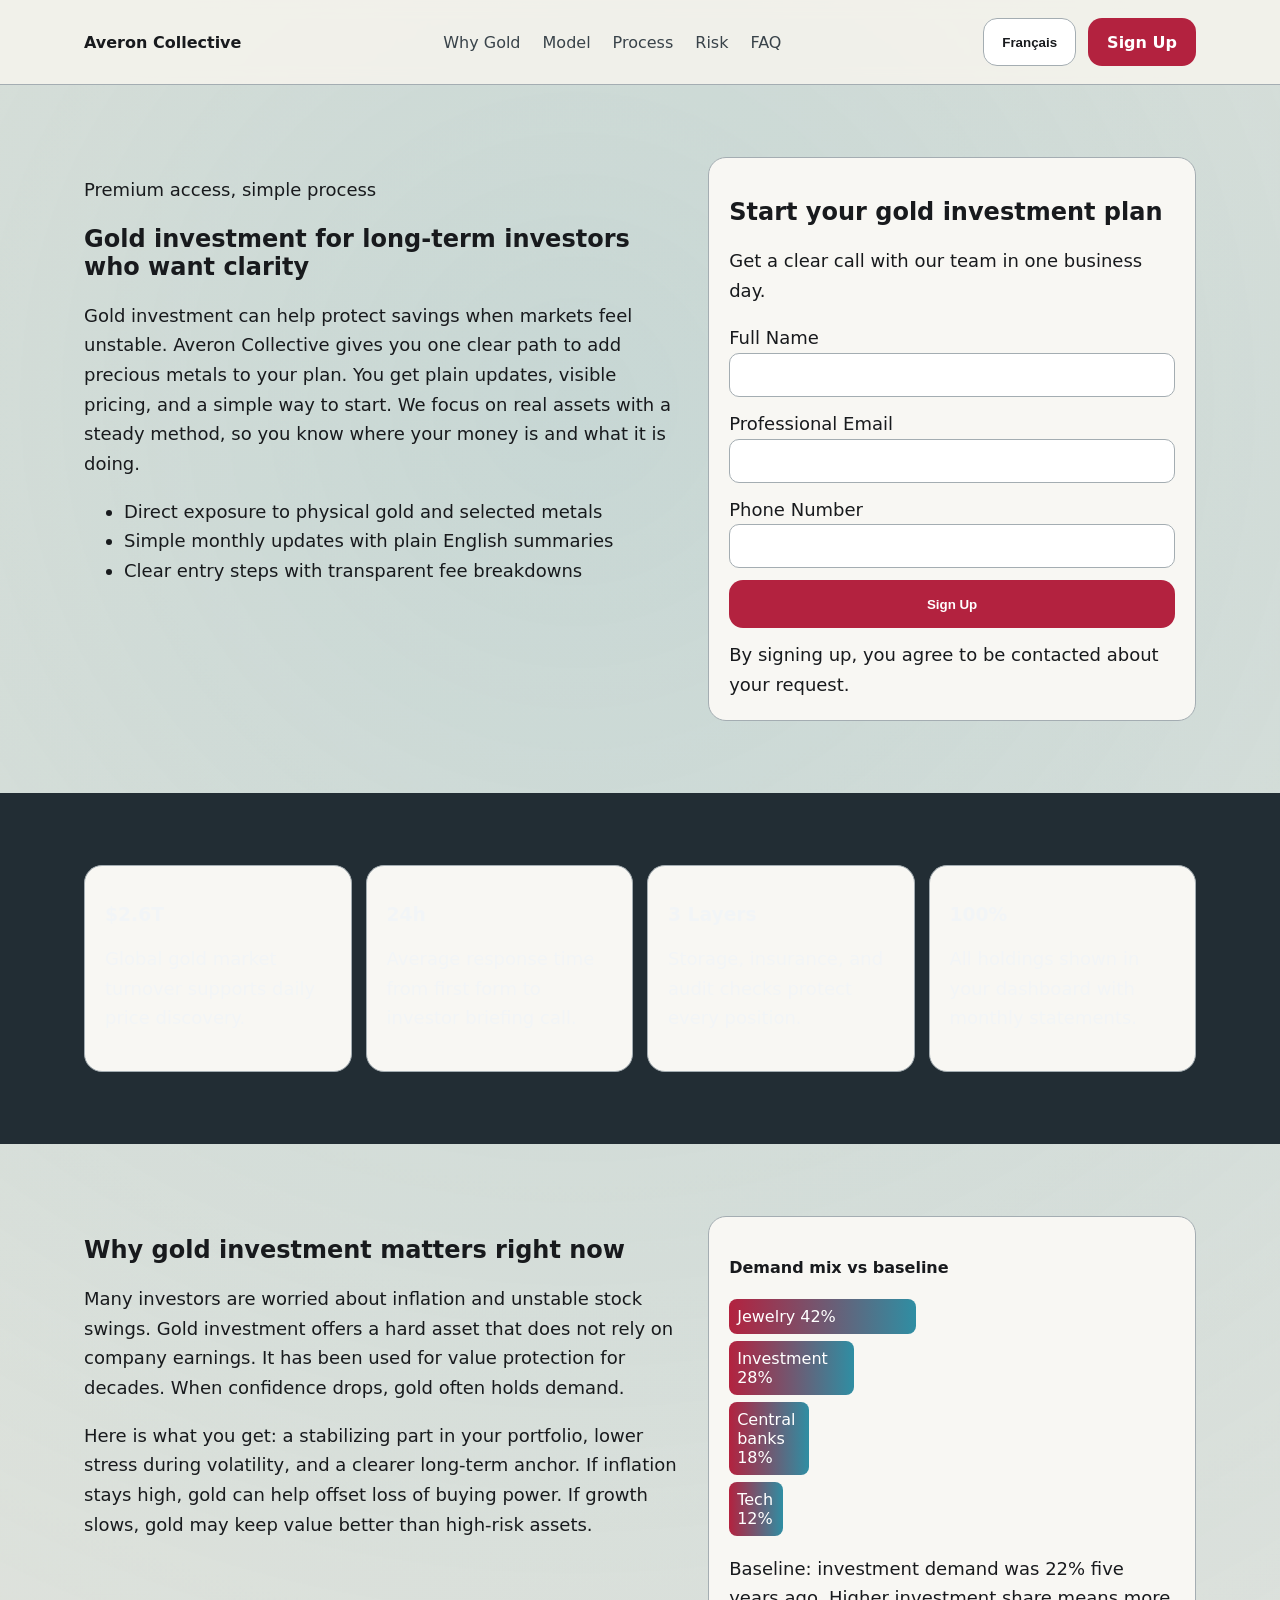
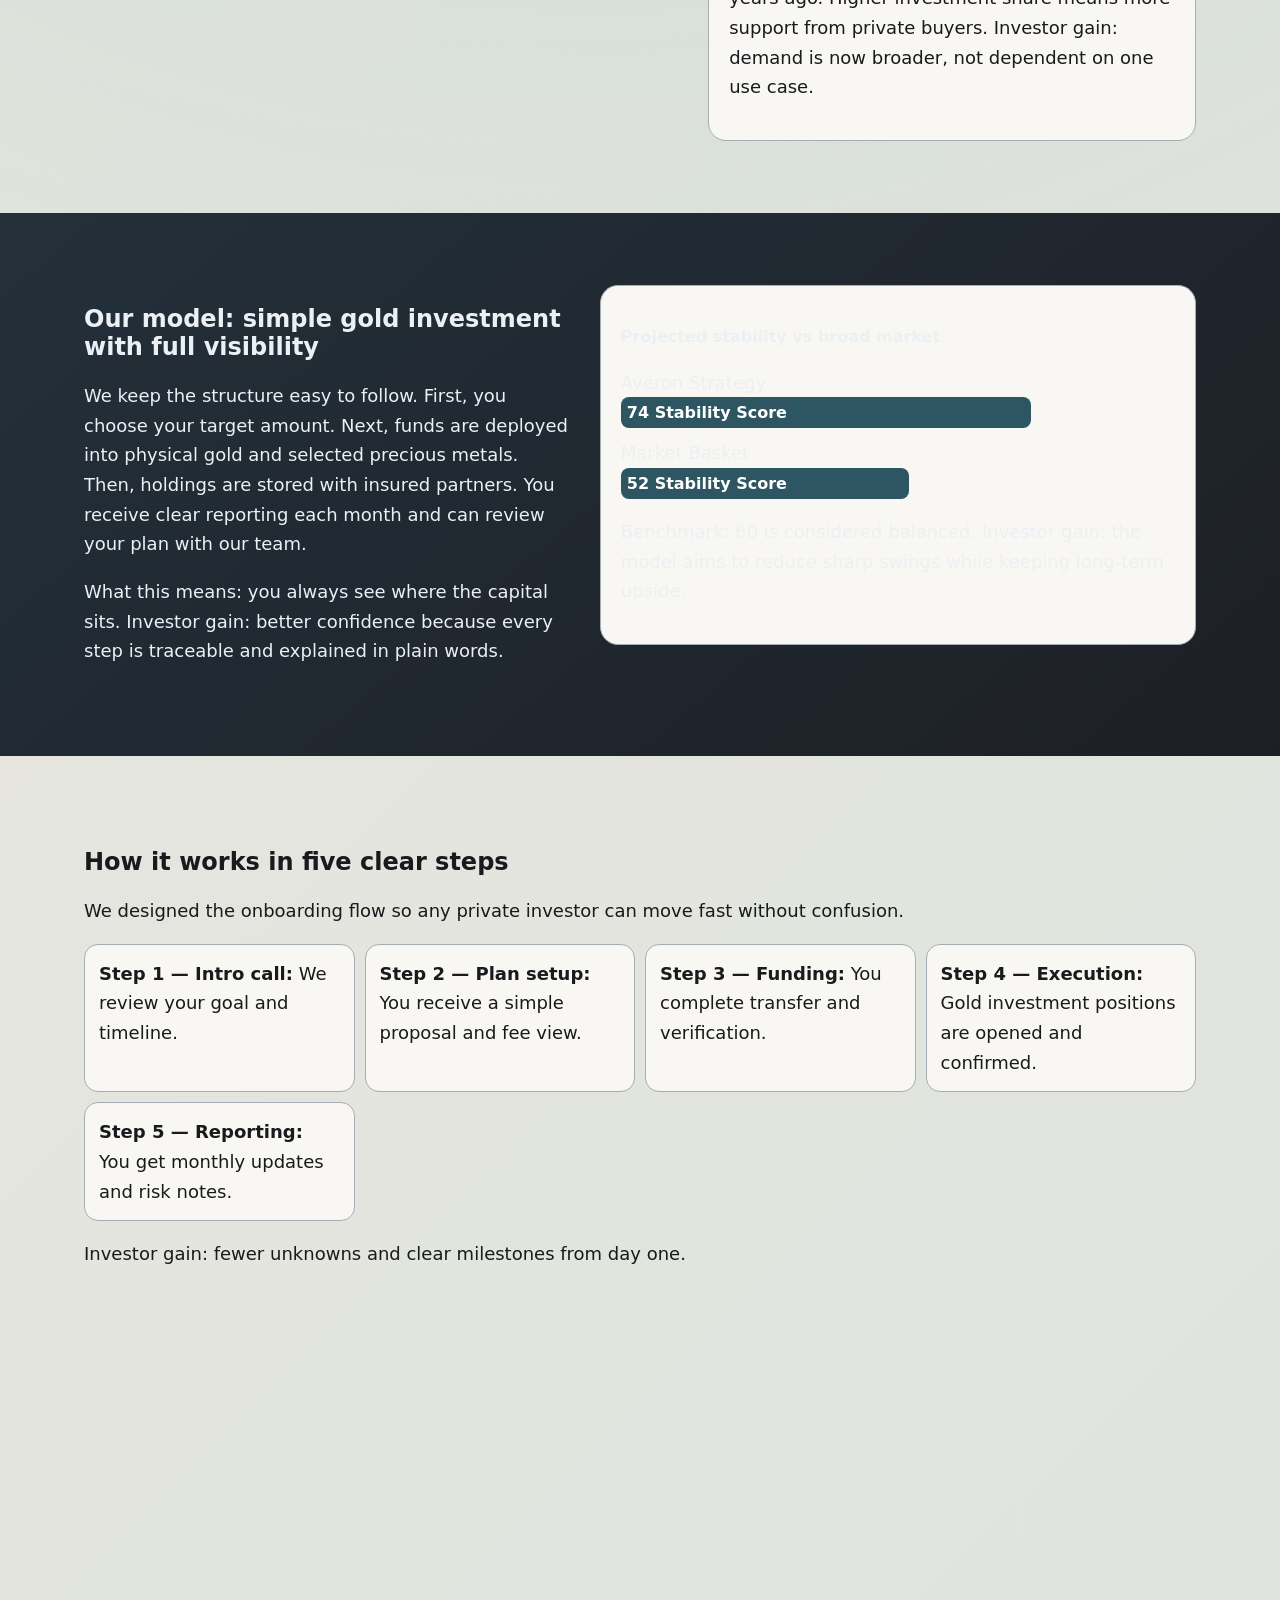
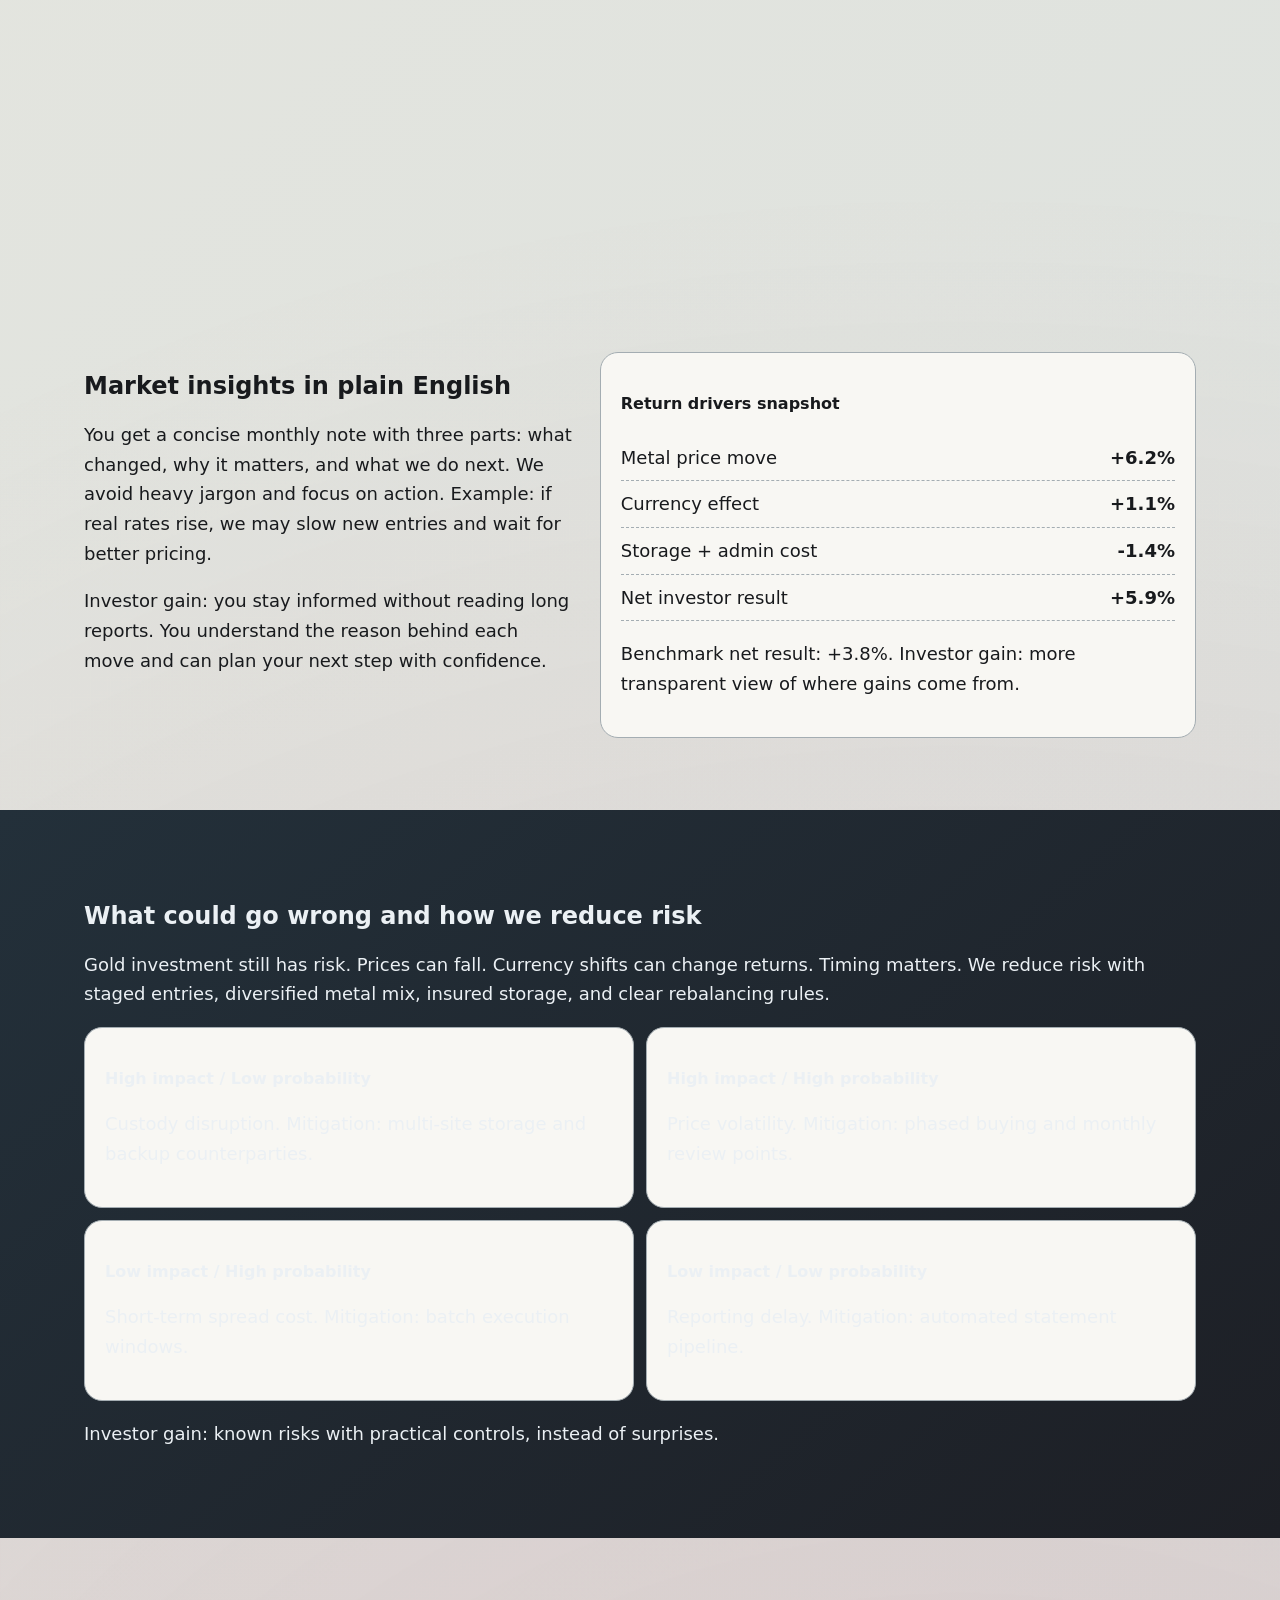
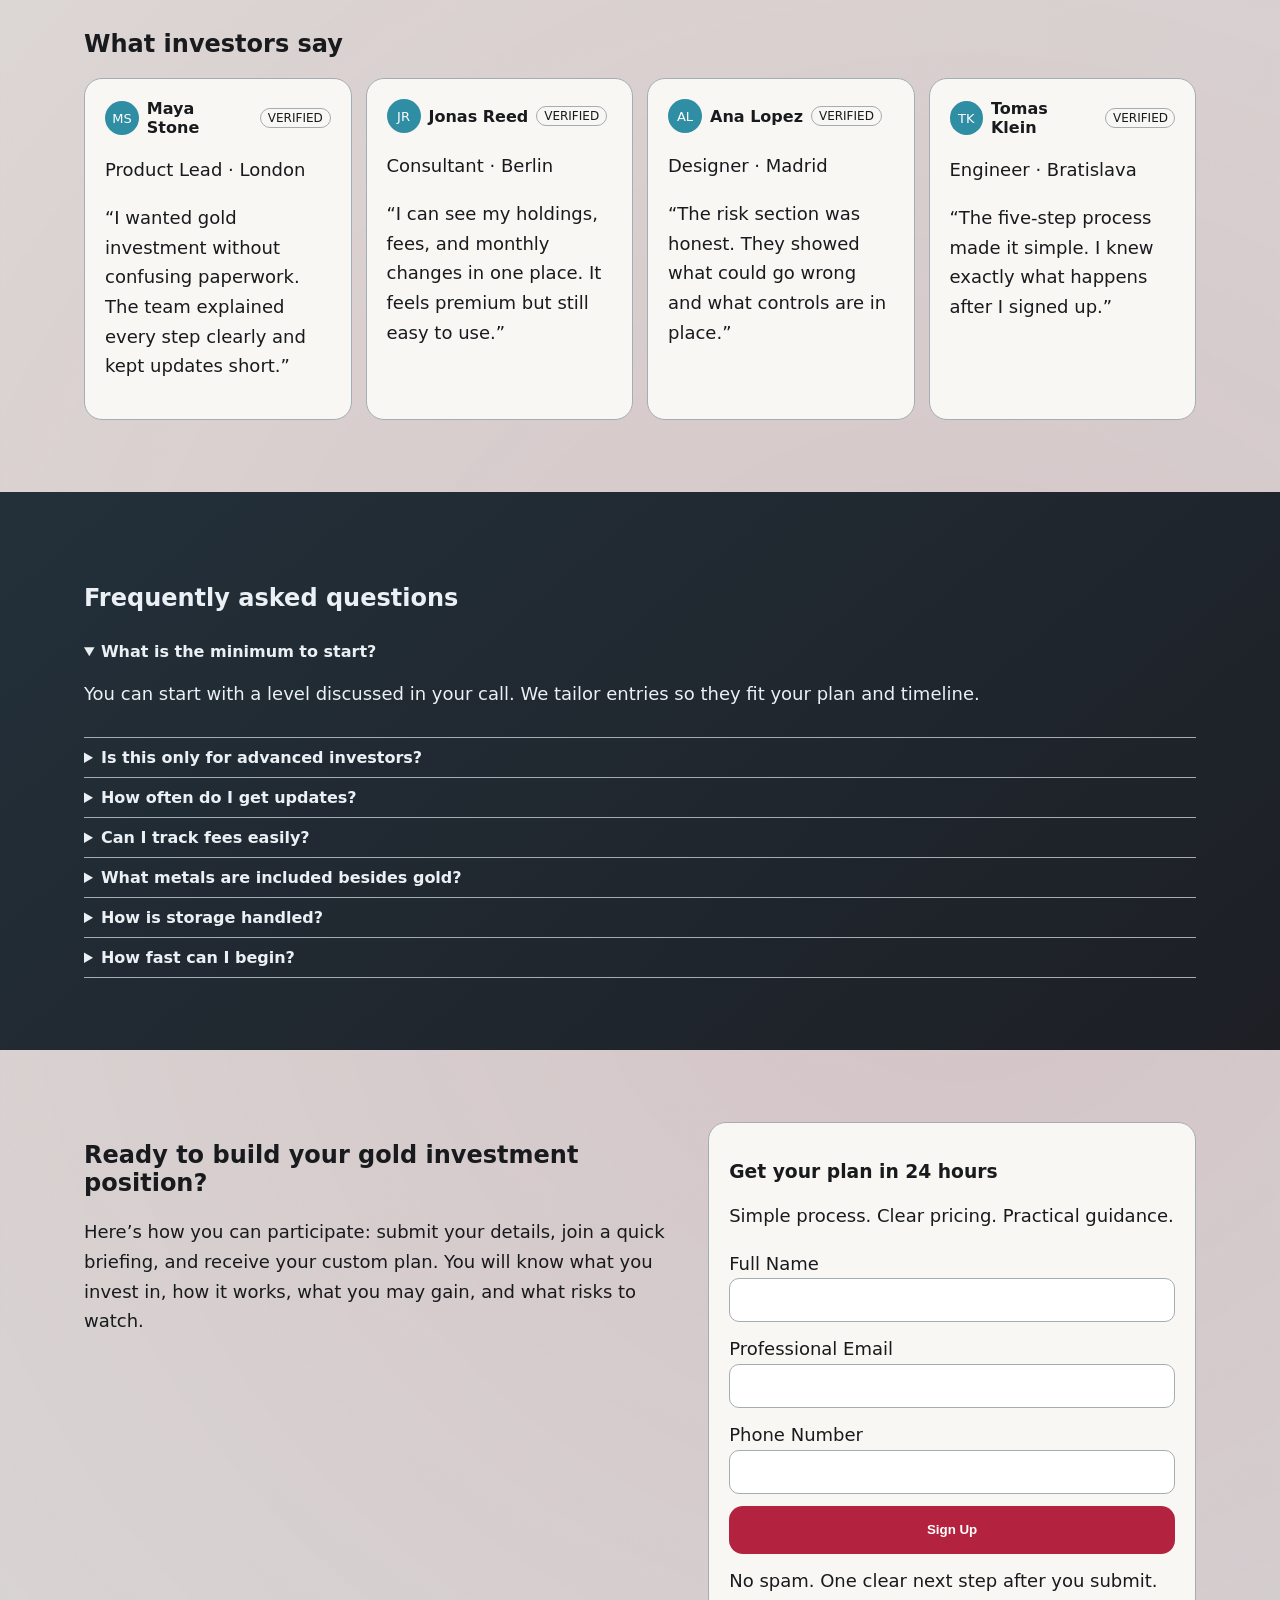
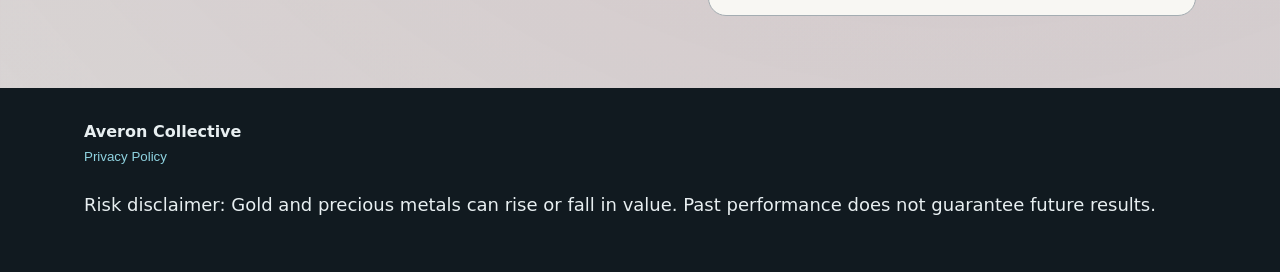
<file: fr/index.html>
<!DOCTYPE html>
<html lang="en">
<head>
  <meta charset="UTF-8" />
  <meta name="viewport" content="width=device-width, initial-scale=1.0" />
  <title>Averon Collective | Gold Investment Platform (Français)</title>
  <meta name="description" content="Averon Collective explains gold investment in simple English with clear process, risk notes, and investor-ready signup flow for Français page." />
  <link rel="canonical" href="https://averoncollective.com/fr/index.html" />
  <link rel="alternate" hreflang="en" href="https://averoncollective.com/index.html" />
  <link rel="alternate" hreflang="de" href="https://averoncollective.com/de/index.html" />
  <link rel="alternate" hreflang="fr" href="https://averoncollective.com/fr/index.html" />
  <link rel="alternate" hreflang="es" href="https://averoncollective.com/es/index.html" />
  <link rel="alternate" hreflang="it" href="https://averoncollective.com/it/index.html" />
  <link rel="alternate" hreflang="tr" href="https://averoncollective.com/tr/index.html" />
  <link rel="alternate" hreflang="pt" href="https://averoncollective.com/pt/index.html" />
  <link rel="alternate" hreflang="ja" href="https://averoncollective.com/jp/index.html" />
  <link rel="alternate" hreflang="sk" href="https://averoncollective.com/sk/index.html" />
  <link rel="alternate" hreflang="nl-BE" href="https://averoncollective.com/be/index.html" />
  <link rel="alternate" hreflang="x-default" href="https://averoncollective.com/index.html" />
  <meta property="og:type" content="website" />
  <meta property="og:title" content="Averon Collective | Gold Investment Platform (Français)" />
  <meta property="og:description" content="Averon Collective explains gold investment in simple English with clear process, risk notes, and investor-ready signup flow for Français page." />
  <meta property="og:url" content="https://averoncollective.com/fr/index.html" />
  <meta property="og:image" content="https://averoncollective.com/assets/img/og-cover.jpg" />
  <meta name="twitter:card" content="summary_large_image" />
  <meta name="twitter:title" content="Averon Collective | Gold Investment Platform (Français)" />
  <meta name="twitter:description" content="Averon Collective explains gold investment in simple English with clear process, risk notes, and investor-ready signup flow for Français page." />
  <meta name="twitter:image" content="https://averoncollective.com/assets/img/og-cover.jpg" />
  <link rel="stylesheet" href="../assets/style.css" />
</head>
<svg width="0" height="0" aria-hidden="true" class="flag-sprite"><symbol id="flag-uk" viewBox="0 0 24 16"><rect width="24" height="16" fill="#1e3a8a"/><path d="M0 0l24 16M24 0L0 16" stroke="#fff" stroke-width="4"/><path d="M0 0l24 16M24 0L0 16" stroke="#dc2626" stroke-width="2"/><path d="M12 0v16M0 8h24" stroke="#fff" stroke-width="6"/><path d="M12 0v16M0 8h24" stroke="#dc2626" stroke-width="3"/></symbol><symbol id="flag-de" viewBox="0 0 24 16"><rect width="24" height="16" fill="#000"/><rect y="5.33" width="24" height="5.33" fill="#dc2626"/><rect y="10.66" width="24" height="5.34" fill="#f59e0b"/></symbol><symbol id="flag-fr" viewBox="0 0 24 16"><rect width="8" height="16" fill="#1d4ed8"/><rect x="8" width="8" height="16" fill="#fff"/><rect x="16" width="8" height="16" fill="#dc2626"/></symbol><symbol id="flag-es" viewBox="0 0 24 16"><rect width="24" height="16" fill="#dc2626"/><rect y="4" width="24" height="8" fill="#facc15"/></symbol><symbol id="flag-it" viewBox="0 0 24 16"><rect width="8" height="16" fill="#16a34a"/><rect x="8" width="8" height="16" fill="#fff"/><rect x="16" width="8" height="16" fill="#dc2626"/></symbol><symbol id="flag-tr" viewBox="0 0 24 16"><rect width="24" height="16" fill="#dc2626"/><circle cx="10" cy="8" r="4" fill="#fff"/><circle cx="11" cy="8" r="3" fill="#dc2626"/><circle cx="15.2" cy="8" r="1.4" fill="#fff"/></symbol><symbol id="flag-pt" viewBox="0 0 24 16"><rect width="10" height="16" fill="#166534"/><rect x="10" width="14" height="16" fill="#dc2626"/></symbol><symbol id="flag-jp" viewBox="0 0 24 16"><rect width="24" height="16" fill="#fff"/><circle cx="12" cy="8" r="4" fill="#dc2626"/></symbol><symbol id="flag-sk" viewBox="0 0 24 16"><rect width="24" height="16" fill="#fff"/><rect y="5.33" width="24" height="5.33" fill="#2563eb"/><rect y="10.66" width="24" height="5.34" fill="#dc2626"/></symbol><symbol id="flag-be" viewBox="0 0 24 16"><rect width="8" height="16" fill="#111827"/><rect x="8" width="8" height="16" fill="#facc15"/><rect x="16" width="8" height="16" fill="#dc2626"/></symbol></svg>
<body data-active-lang="Français">
  <header class="site-header">
    <div class="container header-inner">
      <a href="../index.html" class="brand">Averon Collective</a>
      <nav class="main-nav" aria-label="Main navigation">
        <a href="#why">Why Gold</a>
        <a href="#model">Model</a>
        <a href="#process">Process</a>
        <a href="#risk">Risk</a>
        <a href="#faq">FAQ</a>
      </nav>
      <div class="header-actions">
        <div class="lang-dropdown" data-dropdown>
          <button class="btn lang-btn" aria-haspopup="true" aria-expanded="false" data-dropdown-trigger>Français</button>
          <ul class="lang-menu" data-dropdown-menu>
            <li><a href="../index.html"><svg class="flag"><use href="#flag-uk"></use></svg>English</a></li>
            <li><a href="../de/index.html"><svg class="flag"><use href="#flag-de"></use></svg>Deutsch</a></li>
            <li><a href="../fr/index.html"><svg class="flag"><use href="#flag-fr"></use></svg>Français</a></li>
            <li><a href="../es/index.html"><svg class="flag"><use href="#flag-es"></use></svg>Español</a></li>
            <li><a href="../it/index.html"><svg class="flag"><use href="#flag-it"></use></svg>Italiano</a></li>
            <li><a href="../tr/index.html"><svg class="flag"><use href="#flag-tr"></use></svg>Türkçe</a></li>
            <li><a href="../pt/index.html"><svg class="flag"><use href="#flag-pt"></use></svg>Português</a></li>
            <li><a href="../jp/index.html"><svg class="flag"><use href="#flag-jp"></use></svg>日本語</a></li>
            <li><a href="../sk/index.html"><svg class="flag"><use href="#flag-sk"></use></svg>Slovenčina</a></li>
            <li><a href="../be/index.html"><svg class="flag"><use href="#flag-be"></use></svg>Belgium</a></li>
          </ul>
        </div>
        <a href="#lead" class="btn cta-btn">Sign Up</a>
      </div>
      <button class="burger" aria-label="Open menu" aria-expanded="false" aria-controls="mobile-drawer">☰</button>
    </div>
  </header>

  <aside class="mobile-drawer" id="mobile-drawer" aria-hidden="true" tabindex="-1">
    <button class="drawer-close" aria-label="Close menu">✕</button>
    <nav class="drawer-nav">
      <a href="#why">Why Gold</a><a href="#model">Model</a><a href="#process">Process</a><a href="#risk">Risk</a><a href="#faq">FAQ</a>
    </nav>
    <div class="lang-dropdown" data-dropdown>
      <button class="btn lang-btn" aria-haspopup="true" aria-expanded="false" data-dropdown-trigger>Français</button>
      <ul class="lang-menu" data-dropdown-menu>
        <li><a href="../index.html"><svg class="flag"><use href="#flag-uk"></use></svg>English</a></li><li><a href="../de/index.html"><svg class="flag"><use href="#flag-de"></use></svg>Deutsch</a></li><li><a href="../fr/index.html"><svg class="flag"><use href="#flag-fr"></use></svg>Français</a></li><li><a href="../es/index.html"><svg class="flag"><use href="#flag-es"></use></svg>Español</a></li><li><a href="../it/index.html"><svg class="flag"><use href="#flag-it"></use></svg>Italiano</a></li><li><a href="../tr/index.html"><svg class="flag"><use href="#flag-tr"></use></svg>Türkçe</a></li><li><a href="../pt/index.html"><svg class="flag"><use href="#flag-pt"></use></svg>Português</a></li><li><a href="../jp/index.html"><svg class="flag"><use href="#flag-jp"></use></svg>日本語</a></li><li><a href="../sk/index.html"><svg class="flag"><use href="#flag-sk"></use></svg>Slovenčina</a></li><li><a href="../be/index.html"><svg class="flag"><use href="#flag-be"></use></svg>Belgium</a></li>
      </ul>
    </div>
    <a href="#lead" class="btn cta-btn">Sign Up</a>
  </aside>
  <div class="drawer-backdrop"></div>

  <main>
    <section class="hero section">
      <div class="container hero-grid">
        <div>
          <p class="eyebrow">Premium access, simple process</p>
          <h1>Gold investment for long-term investors who want clarity</h1>
          <p>Gold investment can help protect savings when markets feel unstable. Averon Collective gives you one clear path to add precious metals to your plan. You get plain updates, visible pricing, and a simple way to start. We focus on real assets with a steady method, so you know where your money is and what it is doing.</p>
          <ul>
            <li>Direct exposure to physical gold and selected metals</li>
            <li>Simple monthly updates with plain English summaries</li>
            <li>Clear entry steps with transparent fee breakdowns</li>
          </ul>
        </div>
        <div class="form-card" id="lead">
          <h2>Start your gold investment plan</h2>
          <p>Get a clear call with our team in one business day.</p>
          <form>
            <label>Full Name<input type="text" required /></label>
            <label>Professional Email<input type="email" required /></label>
            <label>Phone Number<input type="tel" required /></label>
            <button type="submit" class="btn cta-btn">Sign Up</button>
            <small>By signing up, you agree to be contacted about your request.</small>
          </form>
        </div>
      </div>
    </section>

    <section class="kpi-strip section">
      <div class="container kpi-grid">
        <article><h3>$2.6T</h3><p>Global gold market turnover supports daily price discovery.</p></article>
        <article><h3>24h</h3><p>Average response time from first form to investor briefing call.</p></article>
        <article><h3>3 Layers</h3><p>Storage, insurance, and audit checks protect every position.</p></article>
        <article><h3>100%</h3><p>All holdings shown in your dashboard with monthly statements.</p></article>
      </div>
    </section>

    <section class="section" id="why">
      <div class="container split">
        <div>
          <h2>Why gold investment matters right now</h2>
          <p>Many investors are worried about inflation and unstable stock swings. Gold investment offers a hard asset that does not rely on company earnings. It has been used for value protection for decades. When confidence drops, gold often holds demand.</p>
          <p>Here is what you get: a stabilizing part in your portfolio, lower stress during volatility, and a clearer long-term anchor. If inflation stays high, gold can help offset loss of buying power. If growth slows, gold may keep value better than high-risk assets.</p>
        </div>
        <div class="viz-card">
          <h4>Demand mix vs baseline</h4>
          <div class="stacked-bars"><span style="--w:42%">Jewelry 42%</span><span style="--w:28%">Investment 28%</span><span style="--w:18%">Central banks 18%</span><span style="--w:12%">Tech 12%</span></div>
          <p>Baseline: investment demand was 22% five years ago. Higher investment share means more support from private buyers. Investor gain: demand is now broader, not dependent on one use case.</p>
        </div>
      </div>
    </section>

    <section class="section alt" id="model">
      <div class="container split reverse">
        <div>
          <h2>Our model: simple gold investment with full visibility</h2>
          <p>We keep the structure easy to follow. First, you choose your target amount. Next, funds are deployed into physical gold and selected precious metals. Then, holdings are stored with insured partners. You receive clear reporting each month and can review your plan with our team.</p>
          <p>What this means: you always see where the capital sits. Investor gain: better confidence because every step is traceable and explained in plain words.</p>
        </div>
        <div class="viz-card dual-bars">
          <h4>Projected stability vs broad market</h4>
          <div class="row"><label>Averon Strategy</label><b style="--w:74%">74 Stability Score</b></div>
          <div class="row"><label>Market Basket</label><b style="--w:52%">52 Stability Score</b></div>
          <p>Benchmark: 60 is considered balanced. Investor gain: the model aims to reduce sharp swings while keeping long-term upside.</p>
        </div>
      </div>
    </section>

    <section class="section" id="process">
      <div class="container">
        <h2>How it works in five clear steps</h2>
        <p>We designed the onboarding flow so any private investor can move fast without confusion.</p>
        <ol class="timeline">
          <li><strong>Step 1 — Intro call:</strong> We review your goal and timeline.</li>
          <li><strong>Step 2 — Plan setup:</strong> You receive a simple proposal and fee view.</li>
          <li><strong>Step 3 — Funding:</strong> You complete transfer and verification.</li>
          <li><strong>Step 4 — Execution:</strong> Gold investment positions are opened and confirmed.</li>
          <li><strong>Step 5 — Reporting:</strong> You get monthly updates and risk notes.</li>
        </ol>
        <p>Investor gain: fewer unknowns and clear milestones from day one.</p>
      </div>
    </section>

    <section class="section alt" id="metrics">
      <div class="container split">
        <div class="viz-card rings">
          <h4>Portfolio health indicators</h4>
          <div class="ring-grid">
            <div><span>68%</span><small>Hedge Strength</small></div>
            <div><span>81%</span><small>Storage Reliability</small></div>
            <div><span>73%</span><small>Cost Clarity</small></div>
          </div>
          <p>Baseline target is 65% across all indicators. Investor gain: higher scores support steadier portfolio behavior.</p>
        </div>
        <div>
          <h2>Metrics that show what your money is doing</h2>
          <p>Numbers should be useful, not noisy. We track a small set of indicators that explain performance, safety, and cost control. You can compare each metric against a baseline target.</p>
          <p>What it means: no hidden complexity, no mystery dashboard. Investor gain: faster decisions because each metric connects to a practical outcome.</p>
        </div>
      </div>
    </section>

    <section class="section" id="insights">
      <div class="container split reverse">
        <div>
          <h2>Market insights in plain English</h2>
          <p>You get a concise monthly note with three parts: what changed, why it matters, and what we do next. We avoid heavy jargon and focus on action. Example: if real rates rise, we may slow new entries and wait for better pricing.</p>
          <p>Investor gain: you stay informed without reading long reports. You understand the reason behind each move and can plan your next step with confidence.</p>
        </div>
        <div class="viz-card waterfall">
          <h4>Return drivers snapshot</h4>
          <ul>
            <li><span>Metal price move</span><b>+6.2%</b></li>
            <li><span>Currency effect</span><b>+1.1%</b></li>
            <li><span>Storage + admin cost</span><b>-1.4%</b></li>
            <li><span>Net investor result</span><b>+5.9%</b></li>
          </ul>
          <p>Benchmark net result: +3.8%. Investor gain: more transparent view of where gains come from.</p>
        </div>
      </div>
    </section>

    <section class="section alt" id="risk">
      <div class="container">
        <h2>What could go wrong and how we reduce risk</h2>
        <p>Gold investment still has risk. Prices can fall. Currency shifts can change returns. Timing matters. We reduce risk with staged entries, diversified metal mix, insured storage, and clear rebalancing rules.</p>
        <div class="risk-matrix">
          <article><h4>High impact / Low probability</h4><p>Custody disruption. Mitigation: multi-site storage and backup counterparties.</p></article>
          <article><h4>High impact / High probability</h4><p>Price volatility. Mitigation: phased buying and monthly review points.</p></article>
          <article><h4>Low impact / High probability</h4><p>Short-term spread cost. Mitigation: batch execution windows.</p></article>
          <article><h4>Low impact / Low probability</h4><p>Reporting delay. Mitigation: automated statement pipeline.</p></article>
        </div>
        <p>Investor gain: known risks with practical controls, instead of surprises.</p>
      </div>
    </section>

    <section class="section" id="reviews">
      <div class="container">
        <h2>What investors say</h2>
        <div class="reviews-grid">
          <article><div class="review-head"><span class="avatar">MS</span><b>Maya Stone</b><em>VERIFIED</em></div><p class="meta">Product Lead · London</p><p>“I wanted gold investment without confusing paperwork. The team explained every step clearly and kept updates short.”</p></article>
          <article><div class="review-head"><span class="avatar">JR</span><b>Jonas Reed</b><em>VERIFIED</em></div><p class="meta">Consultant · Berlin</p><p>“I can see my holdings, fees, and monthly changes in one place. It feels premium but still easy to use.”</p></article>
          <article><div class="review-head"><span class="avatar">AL</span><b>Ana Lopez</b><em>VERIFIED</em></div><p class="meta">Designer · Madrid</p><p>“The risk section was honest. They showed what could go wrong and what controls are in place.”</p></article>
          <article><div class="review-head"><span class="avatar">TK</span><b>Tomas Klein</b><em>VERIFIED</em></div><p class="meta">Engineer · Bratislava</p><p>“The five-step process made it simple. I knew exactly what happens after I signed up.”</p></article>
        </div>
      </div>
    </section>

    <section class="section alt" id="faq">
      <div class="container">
        <h2>Frequently asked questions</h2>
        <div class="faq-list">
          <details open><summary>What is the minimum to start?</summary><p>You can start with a level discussed in your call. We tailor entries so they fit your plan and timeline.</p></details>
          <details><summary>Is this only for advanced investors?</summary><p>No. This is built for regular long-term investors who want clear guidance and clear reporting.</p></details>
          <details><summary>How often do I get updates?</summary><p>You receive monthly updates and can request extra reviews when market conditions change.</p></details>
          <details><summary>Can I track fees easily?</summary><p>Yes. Fees are shown before you start and reported in plain terms each month.</p></details>
          <details><summary>What metals are included besides gold?</summary><p>Depending on market setup, we may include silver or platinum in controlled weights.</p></details>
          <details><summary>How is storage handled?</summary><p>Assets are stored with insured custody partners and checked through scheduled audits.</p></details>
          <details><summary>How fast can I begin?</summary><p>Most investors complete onboarding in a few business days after the first call.</p></details>
        </div>
      </div>
    </section>

    <section class="section final-cta">
      <div class="container split">
        <div>
          <h2>Ready to build your gold investment position?</h2>
          <p>Here’s how you can participate: submit your details, join a quick briefing, and receive your custom plan. You will know what you invest in, how it works, what you may gain, and what risks to watch.</p>
        </div>
        <div class="form-card">
          <h3>Get your plan in 24 hours</h3>
          <p>Simple process. Clear pricing. Practical guidance.</p>
          <form>
            <label>Full Name<input type="text" required /></label>
            <label>Professional Email<input type="email" required /></label>
            <label>Phone Number<input type="tel" required /></label>
            <button type="submit" class="btn cta-btn">Sign Up</button>
            <small>No spam. One clear next step after you submit.</small>
          </form>
        </div>
      </div>
    </section>
  </main>

  <footer class="site-footer">
    <div class="container footer-inner">
      <strong>Averon Collective</strong>
      <button class="privacy-link" data-open-modal>Privacy Policy</button>
      <p>Risk disclaimer: Gold and precious metals can rise or fall in value. Past performance does not guarantee future results.</p>
    </div>
  </footer>

  <div class="modal" id="privacy-modal" aria-hidden="true" role="dialog" aria-modal="true" aria-labelledby="privacy-title">
    <div class="modal-content" tabindex="-1">
      <button class="modal-x" data-close-modal aria-label="Close privacy policy">✕</button>
      <h2 id="privacy-title">Privacy Policy</h2>
      <h3>Introduction</h3><p>We respect your privacy and explain clearly how data is used.</p>
      <h3>Data collection</h3><p>We collect name, email, phone number, and interaction records from forms.</p>
      <h3>Legal basis</h3><p>We process data to answer your request and provide our services.</p>
      <h3>Cookies</h3><p>We use basic cookies for website performance and analytics.</p>
      <h3>Retention</h3><p>We keep records only as long as needed for service and legal obligations.</p>
      <h3>Third-party sharing</h3><p>We share limited data with storage, CRM, and communication partners.</p>
      <h3>Security</h3><p>We use access controls, encrypted systems, and regular security reviews.</p>
      <h3>User rights</h3><p>You can request access, correction, or deletion of your personal data.</p>
      <h3>International transfers</h3><p>Some providers operate globally, with safeguards for data transfer.</p>
      <h3>Industry risk disclosure</h3><p>Investment services include market risk and operational risk. Data helps us provide updates and reduce mistakes.</p>
      <h3>Contact</h3><p>Email: privacy@averoncollective.com</p>
      <div class="modal-footer"><button class="btn" data-close-modal>Close</button></div>
    </div>
  </div>

  <script type="application/ld+json">
  {"@context":"https://schema.org","@graph":[
    {"@type":"Organization","name":"Averon Collective","url":"https://averoncollective.com"},
    {"@type":"WebSite","name":"Averon Collective","url":"https://averoncollective.com"},
    {"@type":"FAQPage","mainEntity":[{"@type":"Question","name":"What is the minimum to start?","acceptedAnswer":{"@type":"Answer","text":"You can start with a level discussed in your call."}}]},
    {"@type":"Review","author":{"@type":"Person","name":"Maya Stone"},"reviewBody":"I wanted gold investment without confusing paperwork.","reviewRating":{"@type":"Rating","ratingValue":"5"}}
  ]}
  </script>
  <script defer src="../assets/app.js"></script>
</body>
</html>
</file>
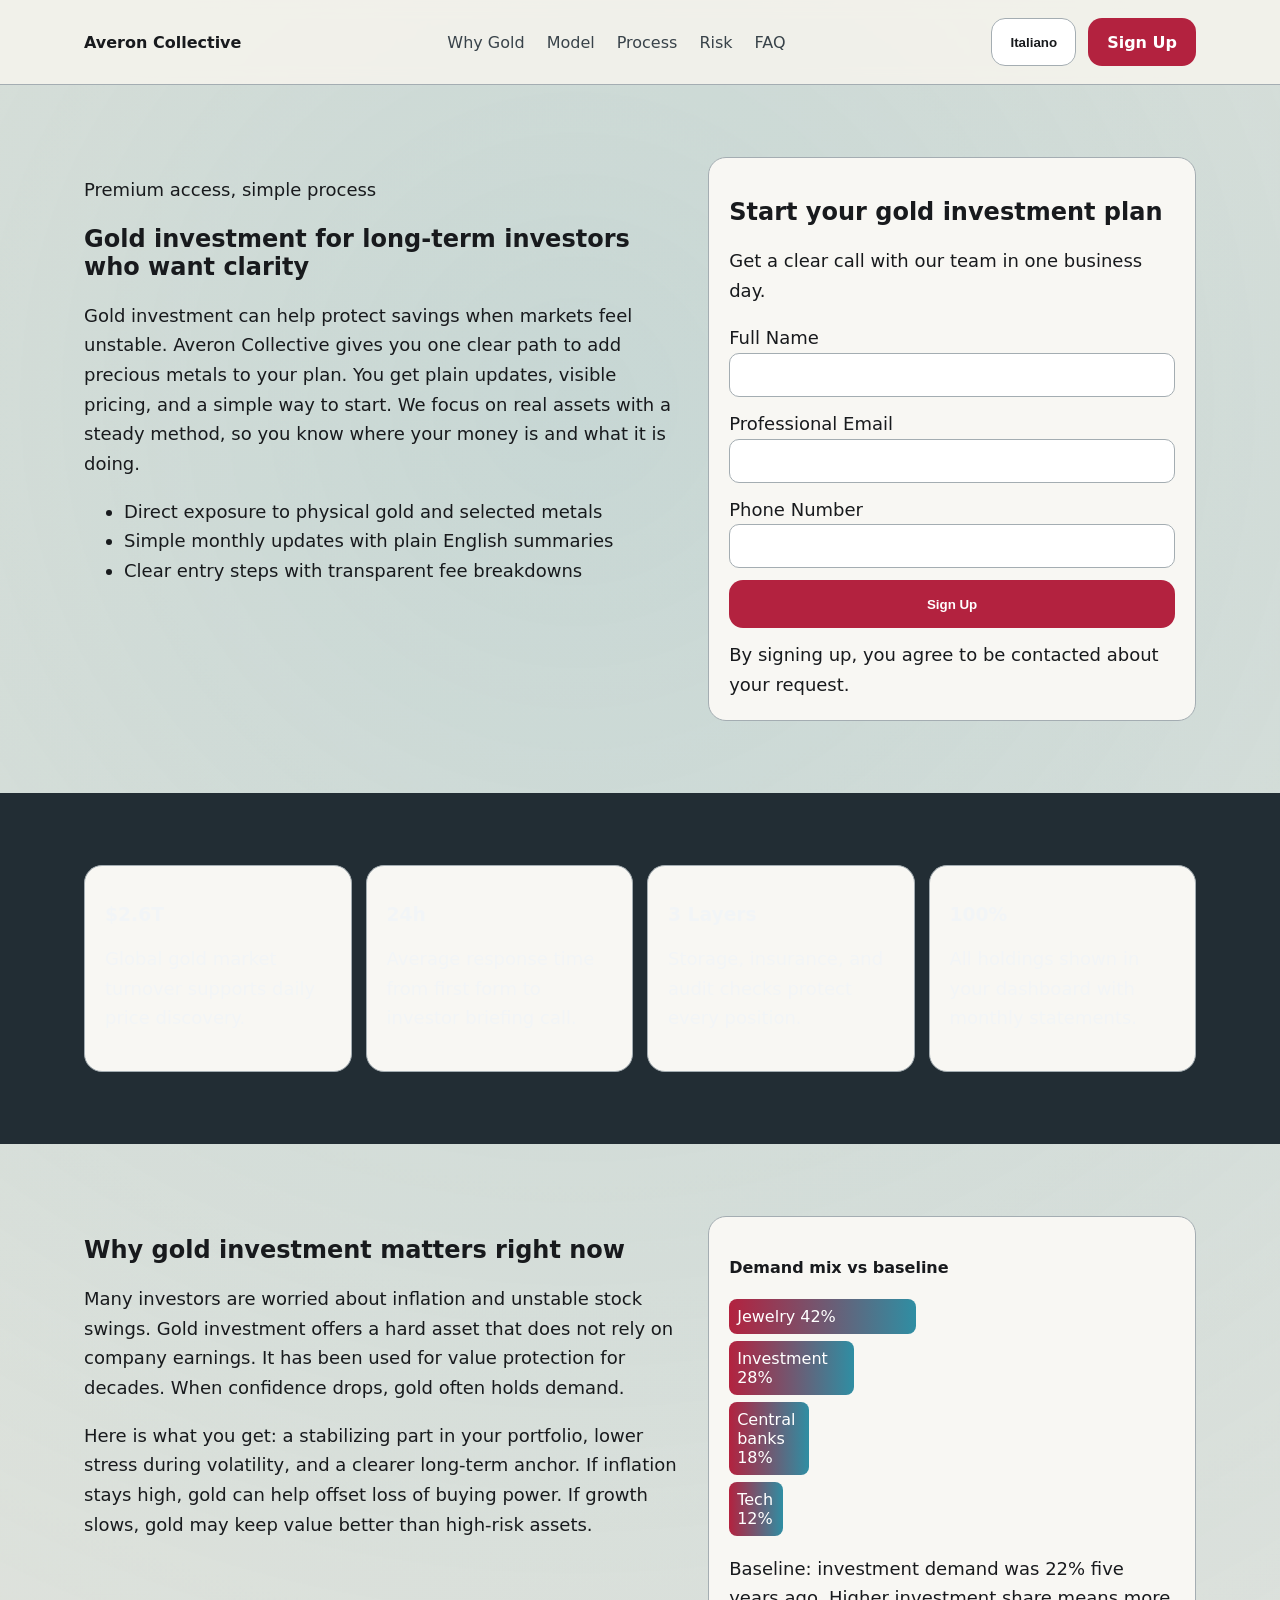
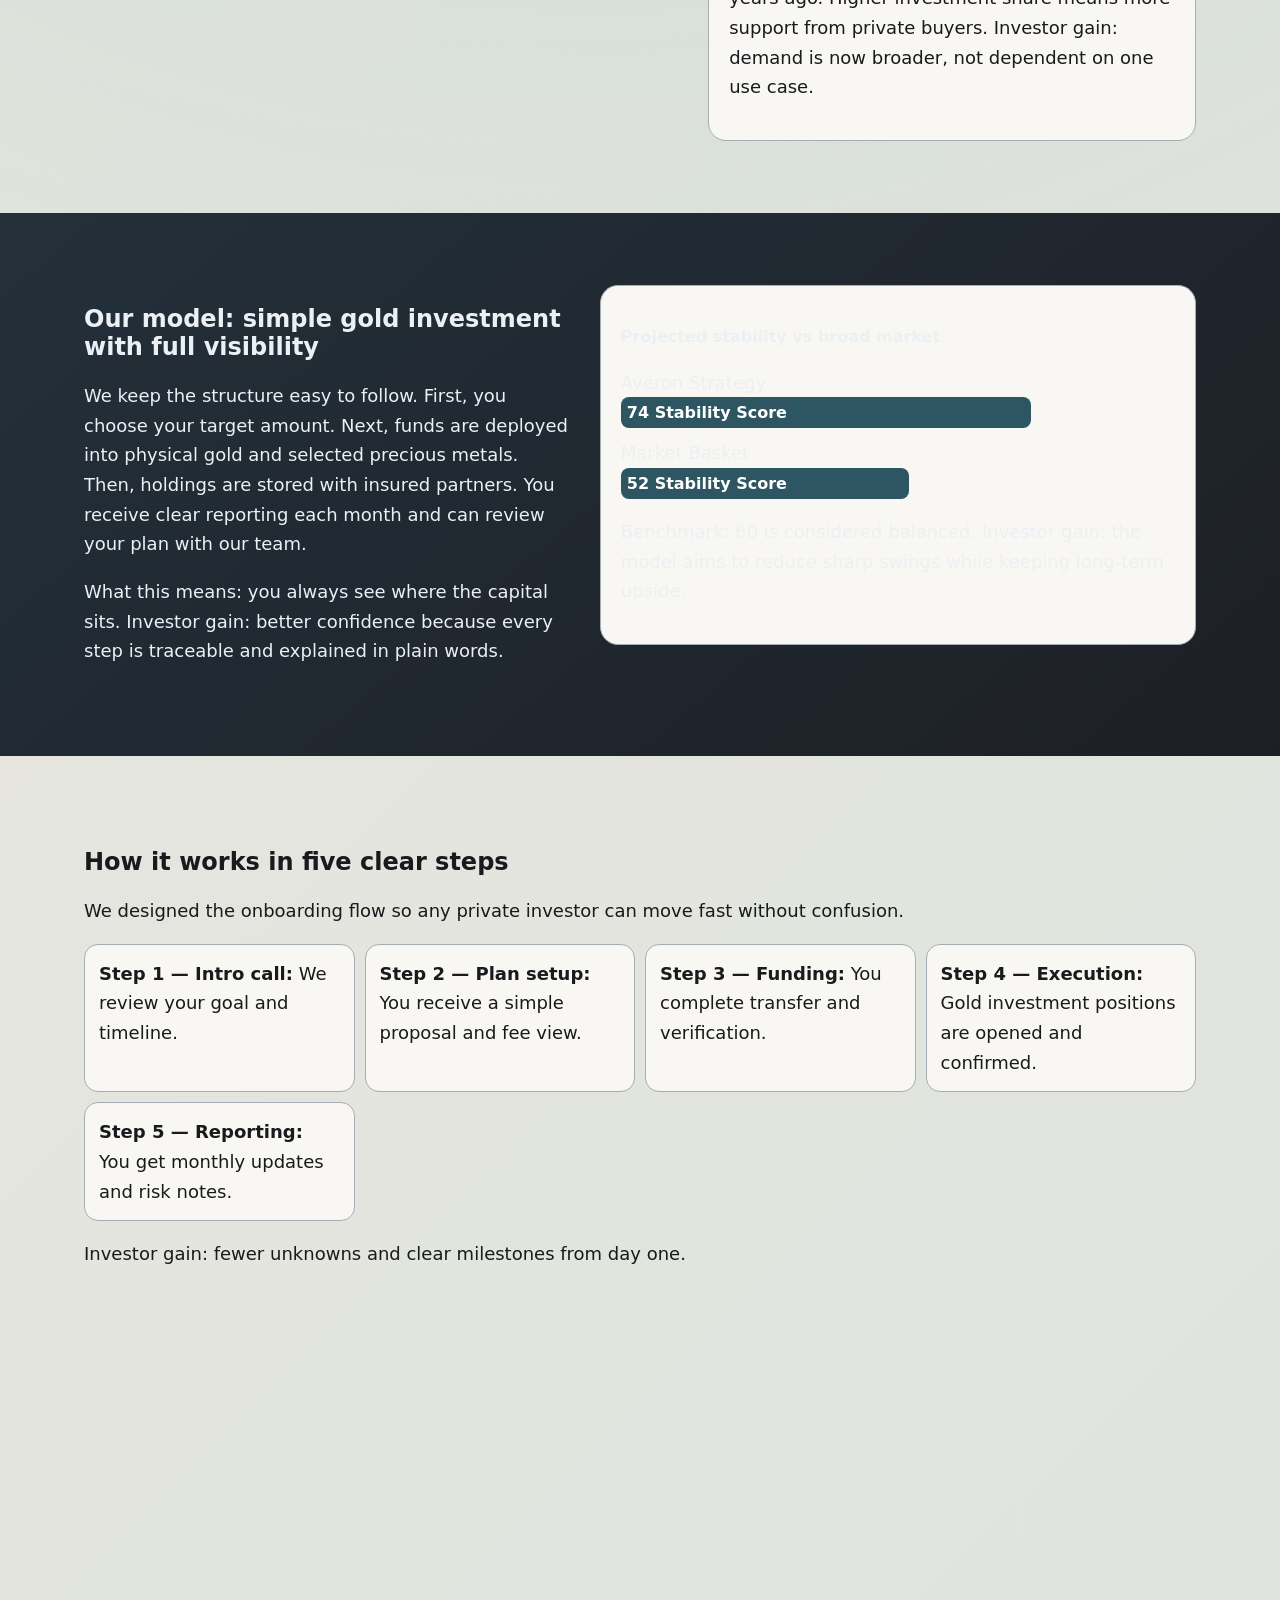
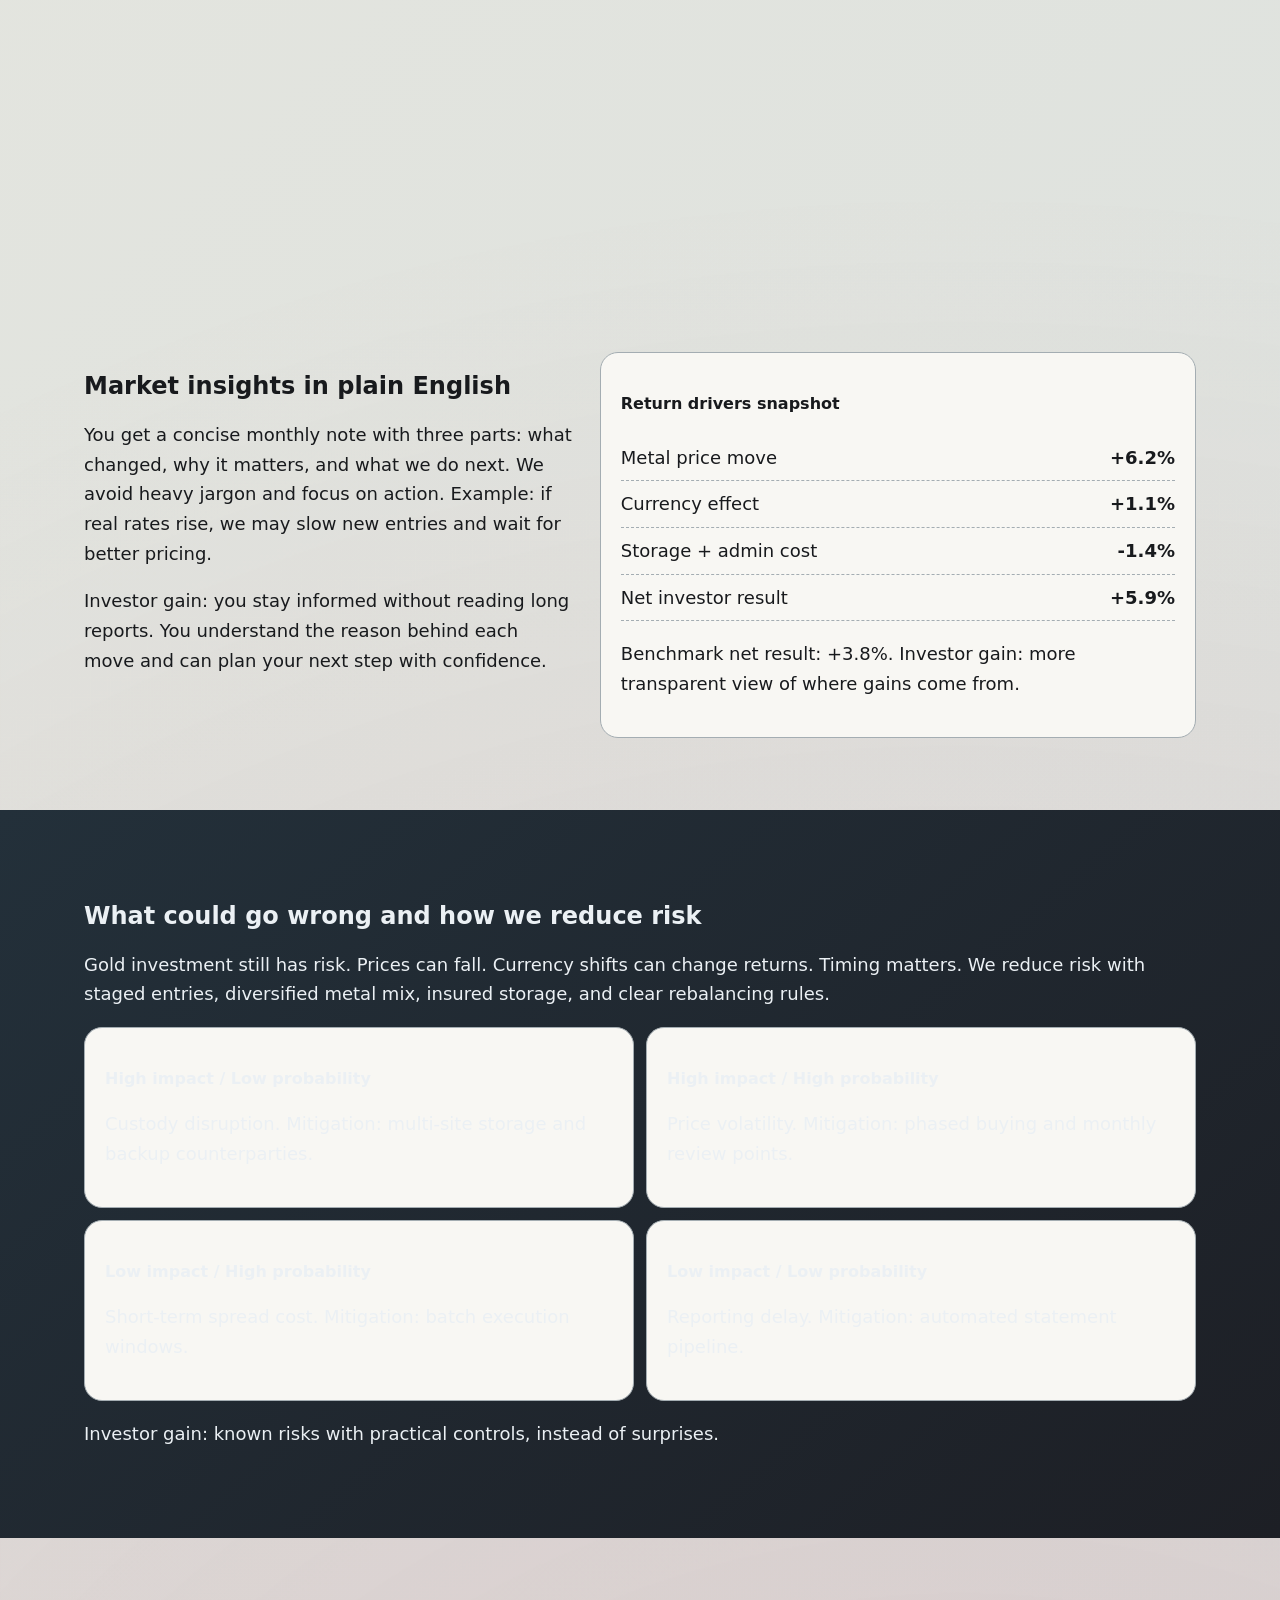
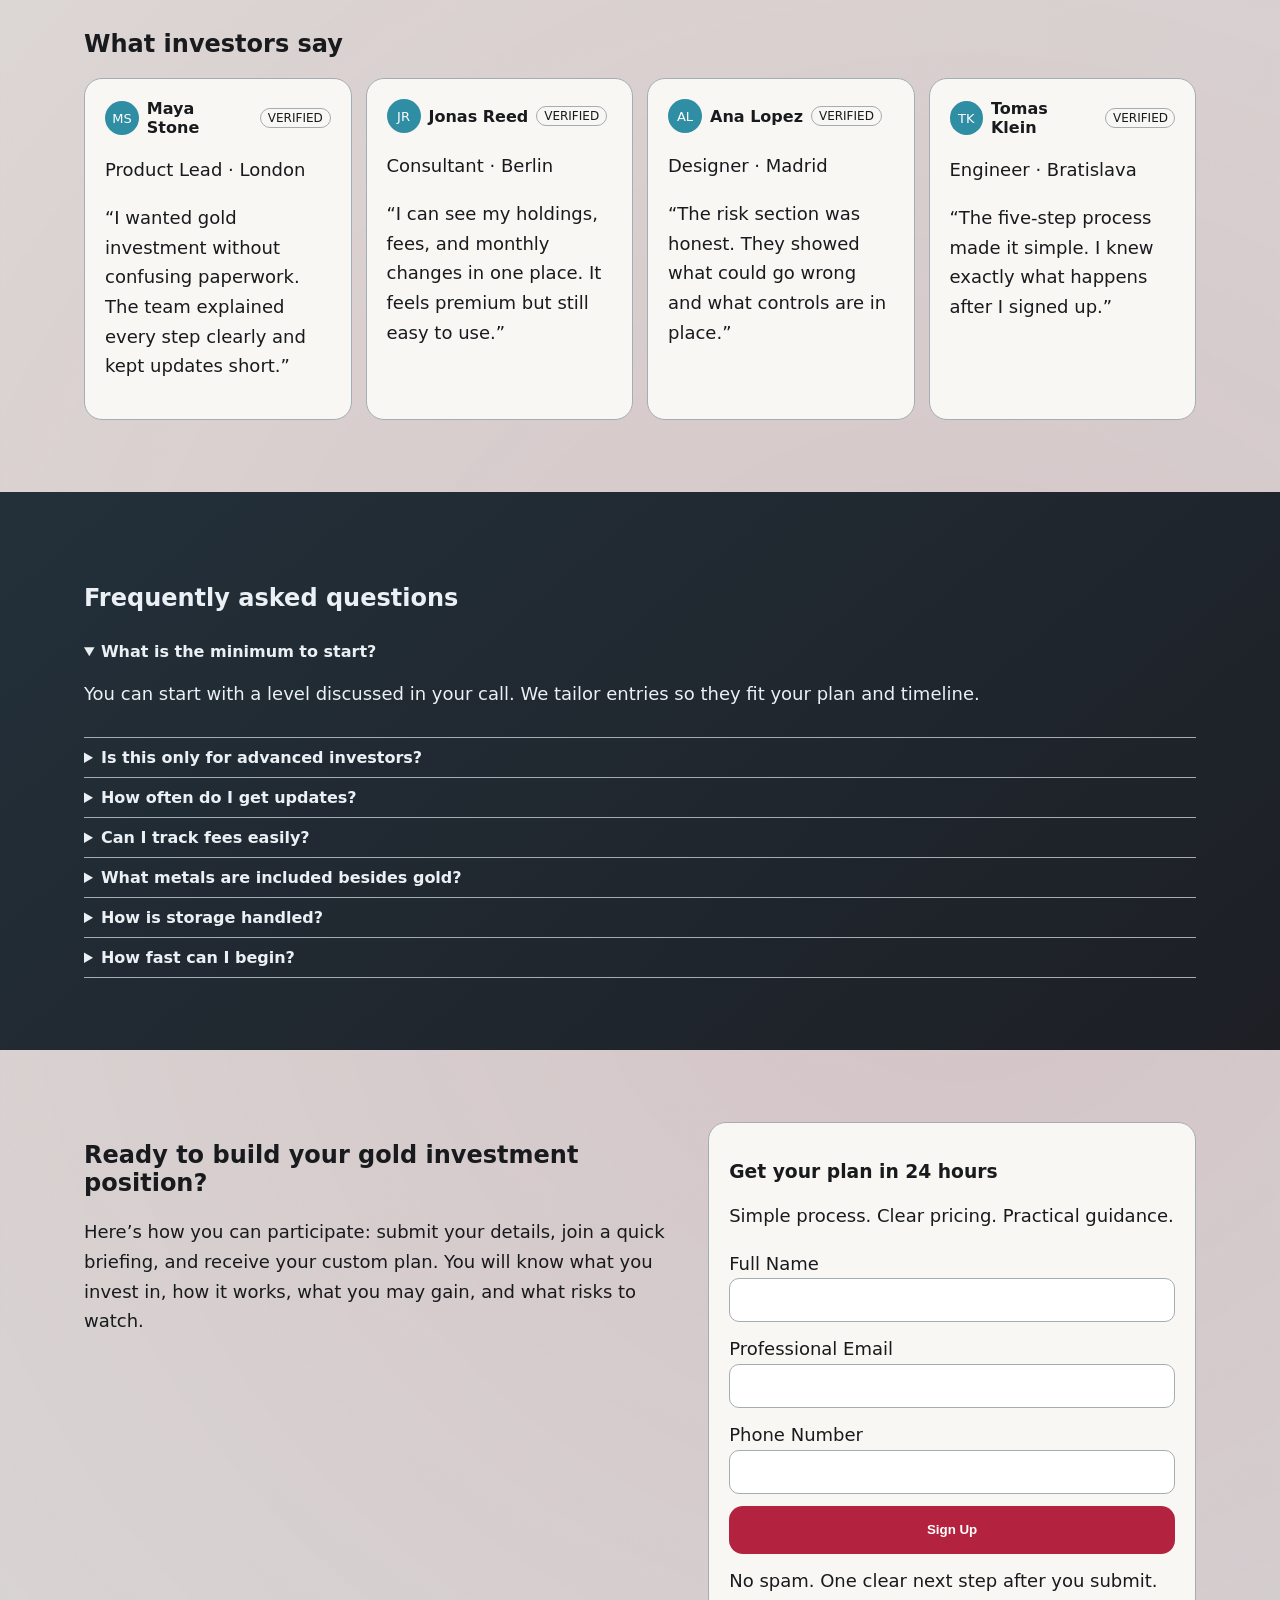
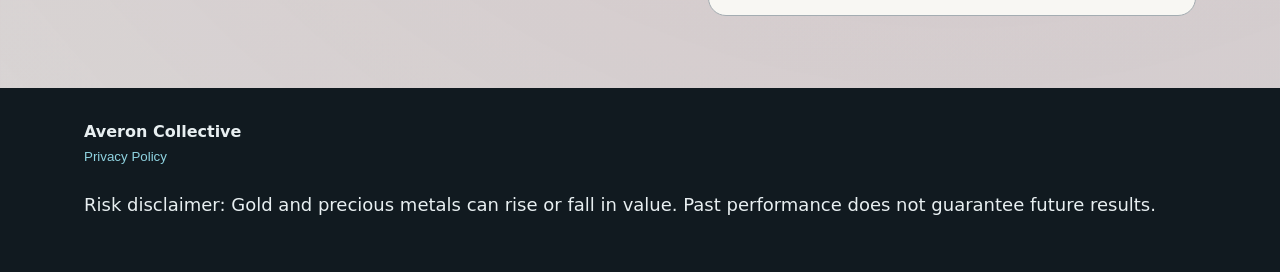
<file: it/index.html>
<!DOCTYPE html>
<html lang="en">
<head>
  <meta charset="UTF-8" />
  <meta name="viewport" content="width=device-width, initial-scale=1.0" />
  <title>Averon Collective | Gold Investment Platform (Italiano)</title>
  <meta name="description" content="Averon Collective explains gold investment in simple English with clear process, risk notes, and investor-ready signup flow for Italiano page." />
  <link rel="canonical" href="https://averoncollective.com/it/index.html" />
  <link rel="alternate" hreflang="en" href="https://averoncollective.com/index.html" />
  <link rel="alternate" hreflang="de" href="https://averoncollective.com/de/index.html" />
  <link rel="alternate" hreflang="fr" href="https://averoncollective.com/fr/index.html" />
  <link rel="alternate" hreflang="es" href="https://averoncollective.com/es/index.html" />
  <link rel="alternate" hreflang="it" href="https://averoncollective.com/it/index.html" />
  <link rel="alternate" hreflang="tr" href="https://averoncollective.com/tr/index.html" />
  <link rel="alternate" hreflang="pt" href="https://averoncollective.com/pt/index.html" />
  <link rel="alternate" hreflang="ja" href="https://averoncollective.com/jp/index.html" />
  <link rel="alternate" hreflang="sk" href="https://averoncollective.com/sk/index.html" />
  <link rel="alternate" hreflang="nl-BE" href="https://averoncollective.com/be/index.html" />
  <link rel="alternate" hreflang="x-default" href="https://averoncollective.com/index.html" />
  <meta property="og:type" content="website" />
  <meta property="og:title" content="Averon Collective | Gold Investment Platform (Italiano)" />
  <meta property="og:description" content="Averon Collective explains gold investment in simple English with clear process, risk notes, and investor-ready signup flow for Italiano page." />
  <meta property="og:url" content="https://averoncollective.com/it/index.html" />
  <meta property="og:image" content="https://averoncollective.com/assets/img/og-cover.jpg" />
  <meta name="twitter:card" content="summary_large_image" />
  <meta name="twitter:title" content="Averon Collective | Gold Investment Platform (Italiano)" />
  <meta name="twitter:description" content="Averon Collective explains gold investment in simple English with clear process, risk notes, and investor-ready signup flow for Italiano page." />
  <meta name="twitter:image" content="https://averoncollective.com/assets/img/og-cover.jpg" />
  <link rel="stylesheet" href="../assets/style.css" />
</head>
<svg width="0" height="0" aria-hidden="true" class="flag-sprite"><symbol id="flag-uk" viewBox="0 0 24 16"><rect width="24" height="16" fill="#1e3a8a"/><path d="M0 0l24 16M24 0L0 16" stroke="#fff" stroke-width="4"/><path d="M0 0l24 16M24 0L0 16" stroke="#dc2626" stroke-width="2"/><path d="M12 0v16M0 8h24" stroke="#fff" stroke-width="6"/><path d="M12 0v16M0 8h24" stroke="#dc2626" stroke-width="3"/></symbol><symbol id="flag-de" viewBox="0 0 24 16"><rect width="24" height="16" fill="#000"/><rect y="5.33" width="24" height="5.33" fill="#dc2626"/><rect y="10.66" width="24" height="5.34" fill="#f59e0b"/></symbol><symbol id="flag-fr" viewBox="0 0 24 16"><rect width="8" height="16" fill="#1d4ed8"/><rect x="8" width="8" height="16" fill="#fff"/><rect x="16" width="8" height="16" fill="#dc2626"/></symbol><symbol id="flag-es" viewBox="0 0 24 16"><rect width="24" height="16" fill="#dc2626"/><rect y="4" width="24" height="8" fill="#facc15"/></symbol><symbol id="flag-it" viewBox="0 0 24 16"><rect width="8" height="16" fill="#16a34a"/><rect x="8" width="8" height="16" fill="#fff"/><rect x="16" width="8" height="16" fill="#dc2626"/></symbol><symbol id="flag-tr" viewBox="0 0 24 16"><rect width="24" height="16" fill="#dc2626"/><circle cx="10" cy="8" r="4" fill="#fff"/><circle cx="11" cy="8" r="3" fill="#dc2626"/><circle cx="15.2" cy="8" r="1.4" fill="#fff"/></symbol><symbol id="flag-pt" viewBox="0 0 24 16"><rect width="10" height="16" fill="#166534"/><rect x="10" width="14" height="16" fill="#dc2626"/></symbol><symbol id="flag-jp" viewBox="0 0 24 16"><rect width="24" height="16" fill="#fff"/><circle cx="12" cy="8" r="4" fill="#dc2626"/></symbol><symbol id="flag-sk" viewBox="0 0 24 16"><rect width="24" height="16" fill="#fff"/><rect y="5.33" width="24" height="5.33" fill="#2563eb"/><rect y="10.66" width="24" height="5.34" fill="#dc2626"/></symbol><symbol id="flag-be" viewBox="0 0 24 16"><rect width="8" height="16" fill="#111827"/><rect x="8" width="8" height="16" fill="#facc15"/><rect x="16" width="8" height="16" fill="#dc2626"/></symbol></svg>
<body data-active-lang="Italiano">
  <header class="site-header">
    <div class="container header-inner">
      <a href="../index.html" class="brand">Averon Collective</a>
      <nav class="main-nav" aria-label="Main navigation">
        <a href="#why">Why Gold</a>
        <a href="#model">Model</a>
        <a href="#process">Process</a>
        <a href="#risk">Risk</a>
        <a href="#faq">FAQ</a>
      </nav>
      <div class="header-actions">
        <div class="lang-dropdown" data-dropdown>
          <button class="btn lang-btn" aria-haspopup="true" aria-expanded="false" data-dropdown-trigger>Italiano</button>
          <ul class="lang-menu" data-dropdown-menu>
            <li><a href="../index.html"><svg class="flag"><use href="#flag-uk"></use></svg>English</a></li>
            <li><a href="../de/index.html"><svg class="flag"><use href="#flag-de"></use></svg>Deutsch</a></li>
            <li><a href="../fr/index.html"><svg class="flag"><use href="#flag-fr"></use></svg>Français</a></li>
            <li><a href="../es/index.html"><svg class="flag"><use href="#flag-es"></use></svg>Español</a></li>
            <li><a href="../it/index.html"><svg class="flag"><use href="#flag-it"></use></svg>Italiano</a></li>
            <li><a href="../tr/index.html"><svg class="flag"><use href="#flag-tr"></use></svg>Türkçe</a></li>
            <li><a href="../pt/index.html"><svg class="flag"><use href="#flag-pt"></use></svg>Português</a></li>
            <li><a href="../jp/index.html"><svg class="flag"><use href="#flag-jp"></use></svg>日本語</a></li>
            <li><a href="../sk/index.html"><svg class="flag"><use href="#flag-sk"></use></svg>Slovenčina</a></li>
            <li><a href="../be/index.html"><svg class="flag"><use href="#flag-be"></use></svg>Belgium</a></li>
          </ul>
        </div>
        <a href="#lead" class="btn cta-btn">Sign Up</a>
      </div>
      <button class="burger" aria-label="Open menu" aria-expanded="false" aria-controls="mobile-drawer">☰</button>
    </div>
  </header>

  <aside class="mobile-drawer" id="mobile-drawer" aria-hidden="true" tabindex="-1">
    <button class="drawer-close" aria-label="Close menu">✕</button>
    <nav class="drawer-nav">
      <a href="#why">Why Gold</a><a href="#model">Model</a><a href="#process">Process</a><a href="#risk">Risk</a><a href="#faq">FAQ</a>
    </nav>
    <div class="lang-dropdown" data-dropdown>
      <button class="btn lang-btn" aria-haspopup="true" aria-expanded="false" data-dropdown-trigger>Italiano</button>
      <ul class="lang-menu" data-dropdown-menu>
        <li><a href="../index.html"><svg class="flag"><use href="#flag-uk"></use></svg>English</a></li><li><a href="../de/index.html"><svg class="flag"><use href="#flag-de"></use></svg>Deutsch</a></li><li><a href="../fr/index.html"><svg class="flag"><use href="#flag-fr"></use></svg>Français</a></li><li><a href="../es/index.html"><svg class="flag"><use href="#flag-es"></use></svg>Español</a></li><li><a href="../it/index.html"><svg class="flag"><use href="#flag-it"></use></svg>Italiano</a></li><li><a href="../tr/index.html"><svg class="flag"><use href="#flag-tr"></use></svg>Türkçe</a></li><li><a href="../pt/index.html"><svg class="flag"><use href="#flag-pt"></use></svg>Português</a></li><li><a href="../jp/index.html"><svg class="flag"><use href="#flag-jp"></use></svg>日本語</a></li><li><a href="../sk/index.html"><svg class="flag"><use href="#flag-sk"></use></svg>Slovenčina</a></li><li><a href="../be/index.html"><svg class="flag"><use href="#flag-be"></use></svg>Belgium</a></li>
      </ul>
    </div>
    <a href="#lead" class="btn cta-btn">Sign Up</a>
  </aside>
  <div class="drawer-backdrop"></div>

  <main>
    <section class="hero section">
      <div class="container hero-grid">
        <div>
          <p class="eyebrow">Premium access, simple process</p>
          <h1>Gold investment for long-term investors who want clarity</h1>
          <p>Gold investment can help protect savings when markets feel unstable. Averon Collective gives you one clear path to add precious metals to your plan. You get plain updates, visible pricing, and a simple way to start. We focus on real assets with a steady method, so you know where your money is and what it is doing.</p>
          <ul>
            <li>Direct exposure to physical gold and selected metals</li>
            <li>Simple monthly updates with plain English summaries</li>
            <li>Clear entry steps with transparent fee breakdowns</li>
          </ul>
        </div>
        <div class="form-card" id="lead">
          <h2>Start your gold investment plan</h2>
          <p>Get a clear call with our team in one business day.</p>
          <form>
            <label>Full Name<input type="text" required /></label>
            <label>Professional Email<input type="email" required /></label>
            <label>Phone Number<input type="tel" required /></label>
            <button type="submit" class="btn cta-btn">Sign Up</button>
            <small>By signing up, you agree to be contacted about your request.</small>
          </form>
        </div>
      </div>
    </section>

    <section class="kpi-strip section">
      <div class="container kpi-grid">
        <article><h3>$2.6T</h3><p>Global gold market turnover supports daily price discovery.</p></article>
        <article><h3>24h</h3><p>Average response time from first form to investor briefing call.</p></article>
        <article><h3>3 Layers</h3><p>Storage, insurance, and audit checks protect every position.</p></article>
        <article><h3>100%</h3><p>All holdings shown in your dashboard with monthly statements.</p></article>
      </div>
    </section>

    <section class="section" id="why">
      <div class="container split">
        <div>
          <h2>Why gold investment matters right now</h2>
          <p>Many investors are worried about inflation and unstable stock swings. Gold investment offers a hard asset that does not rely on company earnings. It has been used for value protection for decades. When confidence drops, gold often holds demand.</p>
          <p>Here is what you get: a stabilizing part in your portfolio, lower stress during volatility, and a clearer long-term anchor. If inflation stays high, gold can help offset loss of buying power. If growth slows, gold may keep value better than high-risk assets.</p>
        </div>
        <div class="viz-card">
          <h4>Demand mix vs baseline</h4>
          <div class="stacked-bars"><span style="--w:42%">Jewelry 42%</span><span style="--w:28%">Investment 28%</span><span style="--w:18%">Central banks 18%</span><span style="--w:12%">Tech 12%</span></div>
          <p>Baseline: investment demand was 22% five years ago. Higher investment share means more support from private buyers. Investor gain: demand is now broader, not dependent on one use case.</p>
        </div>
      </div>
    </section>

    <section class="section alt" id="model">
      <div class="container split reverse">
        <div>
          <h2>Our model: simple gold investment with full visibility</h2>
          <p>We keep the structure easy to follow. First, you choose your target amount. Next, funds are deployed into physical gold and selected precious metals. Then, holdings are stored with insured partners. You receive clear reporting each month and can review your plan with our team.</p>
          <p>What this means: you always see where the capital sits. Investor gain: better confidence because every step is traceable and explained in plain words.</p>
        </div>
        <div class="viz-card dual-bars">
          <h4>Projected stability vs broad market</h4>
          <div class="row"><label>Averon Strategy</label><b style="--w:74%">74 Stability Score</b></div>
          <div class="row"><label>Market Basket</label><b style="--w:52%">52 Stability Score</b></div>
          <p>Benchmark: 60 is considered balanced. Investor gain: the model aims to reduce sharp swings while keeping long-term upside.</p>
        </div>
      </div>
    </section>

    <section class="section" id="process">
      <div class="container">
        <h2>How it works in five clear steps</h2>
        <p>We designed the onboarding flow so any private investor can move fast without confusion.</p>
        <ol class="timeline">
          <li><strong>Step 1 — Intro call:</strong> We review your goal and timeline.</li>
          <li><strong>Step 2 — Plan setup:</strong> You receive a simple proposal and fee view.</li>
          <li><strong>Step 3 — Funding:</strong> You complete transfer and verification.</li>
          <li><strong>Step 4 — Execution:</strong> Gold investment positions are opened and confirmed.</li>
          <li><strong>Step 5 — Reporting:</strong> You get monthly updates and risk notes.</li>
        </ol>
        <p>Investor gain: fewer unknowns and clear milestones from day one.</p>
      </div>
    </section>

    <section class="section alt" id="metrics">
      <div class="container split">
        <div class="viz-card rings">
          <h4>Portfolio health indicators</h4>
          <div class="ring-grid">
            <div><span>68%</span><small>Hedge Strength</small></div>
            <div><span>81%</span><small>Storage Reliability</small></div>
            <div><span>73%</span><small>Cost Clarity</small></div>
          </div>
          <p>Baseline target is 65% across all indicators. Investor gain: higher scores support steadier portfolio behavior.</p>
        </div>
        <div>
          <h2>Metrics that show what your money is doing</h2>
          <p>Numbers should be useful, not noisy. We track a small set of indicators that explain performance, safety, and cost control. You can compare each metric against a baseline target.</p>
          <p>What it means: no hidden complexity, no mystery dashboard. Investor gain: faster decisions because each metric connects to a practical outcome.</p>
        </div>
      </div>
    </section>

    <section class="section" id="insights">
      <div class="container split reverse">
        <div>
          <h2>Market insights in plain English</h2>
          <p>You get a concise monthly note with three parts: what changed, why it matters, and what we do next. We avoid heavy jargon and focus on action. Example: if real rates rise, we may slow new entries and wait for better pricing.</p>
          <p>Investor gain: you stay informed without reading long reports. You understand the reason behind each move and can plan your next step with confidence.</p>
        </div>
        <div class="viz-card waterfall">
          <h4>Return drivers snapshot</h4>
          <ul>
            <li><span>Metal price move</span><b>+6.2%</b></li>
            <li><span>Currency effect</span><b>+1.1%</b></li>
            <li><span>Storage + admin cost</span><b>-1.4%</b></li>
            <li><span>Net investor result</span><b>+5.9%</b></li>
          </ul>
          <p>Benchmark net result: +3.8%. Investor gain: more transparent view of where gains come from.</p>
        </div>
      </div>
    </section>

    <section class="section alt" id="risk">
      <div class="container">
        <h2>What could go wrong and how we reduce risk</h2>
        <p>Gold investment still has risk. Prices can fall. Currency shifts can change returns. Timing matters. We reduce risk with staged entries, diversified metal mix, insured storage, and clear rebalancing rules.</p>
        <div class="risk-matrix">
          <article><h4>High impact / Low probability</h4><p>Custody disruption. Mitigation: multi-site storage and backup counterparties.</p></article>
          <article><h4>High impact / High probability</h4><p>Price volatility. Mitigation: phased buying and monthly review points.</p></article>
          <article><h4>Low impact / High probability</h4><p>Short-term spread cost. Mitigation: batch execution windows.</p></article>
          <article><h4>Low impact / Low probability</h4><p>Reporting delay. Mitigation: automated statement pipeline.</p></article>
        </div>
        <p>Investor gain: known risks with practical controls, instead of surprises.</p>
      </div>
    </section>

    <section class="section" id="reviews">
      <div class="container">
        <h2>What investors say</h2>
        <div class="reviews-grid">
          <article><div class="review-head"><span class="avatar">MS</span><b>Maya Stone</b><em>VERIFIED</em></div><p class="meta">Product Lead · London</p><p>“I wanted gold investment without confusing paperwork. The team explained every step clearly and kept updates short.”</p></article>
          <article><div class="review-head"><span class="avatar">JR</span><b>Jonas Reed</b><em>VERIFIED</em></div><p class="meta">Consultant · Berlin</p><p>“I can see my holdings, fees, and monthly changes in one place. It feels premium but still easy to use.”</p></article>
          <article><div class="review-head"><span class="avatar">AL</span><b>Ana Lopez</b><em>VERIFIED</em></div><p class="meta">Designer · Madrid</p><p>“The risk section was honest. They showed what could go wrong and what controls are in place.”</p></article>
          <article><div class="review-head"><span class="avatar">TK</span><b>Tomas Klein</b><em>VERIFIED</em></div><p class="meta">Engineer · Bratislava</p><p>“The five-step process made it simple. I knew exactly what happens after I signed up.”</p></article>
        </div>
      </div>
    </section>

    <section class="section alt" id="faq">
      <div class="container">
        <h2>Frequently asked questions</h2>
        <div class="faq-list">
          <details open><summary>What is the minimum to start?</summary><p>You can start with a level discussed in your call. We tailor entries so they fit your plan and timeline.</p></details>
          <details><summary>Is this only for advanced investors?</summary><p>No. This is built for regular long-term investors who want clear guidance and clear reporting.</p></details>
          <details><summary>How often do I get updates?</summary><p>You receive monthly updates and can request extra reviews when market conditions change.</p></details>
          <details><summary>Can I track fees easily?</summary><p>Yes. Fees are shown before you start and reported in plain terms each month.</p></details>
          <details><summary>What metals are included besides gold?</summary><p>Depending on market setup, we may include silver or platinum in controlled weights.</p></details>
          <details><summary>How is storage handled?</summary><p>Assets are stored with insured custody partners and checked through scheduled audits.</p></details>
          <details><summary>How fast can I begin?</summary><p>Most investors complete onboarding in a few business days after the first call.</p></details>
        </div>
      </div>
    </section>

    <section class="section final-cta">
      <div class="container split">
        <div>
          <h2>Ready to build your gold investment position?</h2>
          <p>Here’s how you can participate: submit your details, join a quick briefing, and receive your custom plan. You will know what you invest in, how it works, what you may gain, and what risks to watch.</p>
        </div>
        <div class="form-card">
          <h3>Get your plan in 24 hours</h3>
          <p>Simple process. Clear pricing. Practical guidance.</p>
          <form>
            <label>Full Name<input type="text" required /></label>
            <label>Professional Email<input type="email" required /></label>
            <label>Phone Number<input type="tel" required /></label>
            <button type="submit" class="btn cta-btn">Sign Up</button>
            <small>No spam. One clear next step after you submit.</small>
          </form>
        </div>
      </div>
    </section>
  </main>

  <footer class="site-footer">
    <div class="container footer-inner">
      <strong>Averon Collective</strong>
      <button class="privacy-link" data-open-modal>Privacy Policy</button>
      <p>Risk disclaimer: Gold and precious metals can rise or fall in value. Past performance does not guarantee future results.</p>
    </div>
  </footer>

  <div class="modal" id="privacy-modal" aria-hidden="true" role="dialog" aria-modal="true" aria-labelledby="privacy-title">
    <div class="modal-content" tabindex="-1">
      <button class="modal-x" data-close-modal aria-label="Close privacy policy">✕</button>
      <h2 id="privacy-title">Privacy Policy</h2>
      <h3>Introduction</h3><p>We respect your privacy and explain clearly how data is used.</p>
      <h3>Data collection</h3><p>We collect name, email, phone number, and interaction records from forms.</p>
      <h3>Legal basis</h3><p>We process data to answer your request and provide our services.</p>
      <h3>Cookies</h3><p>We use basic cookies for website performance and analytics.</p>
      <h3>Retention</h3><p>We keep records only as long as needed for service and legal obligations.</p>
      <h3>Third-party sharing</h3><p>We share limited data with storage, CRM, and communication partners.</p>
      <h3>Security</h3><p>We use access controls, encrypted systems, and regular security reviews.</p>
      <h3>User rights</h3><p>You can request access, correction, or deletion of your personal data.</p>
      <h3>International transfers</h3><p>Some providers operate globally, with safeguards for data transfer.</p>
      <h3>Industry risk disclosure</h3><p>Investment services include market risk and operational risk. Data helps us provide updates and reduce mistakes.</p>
      <h3>Contact</h3><p>Email: privacy@averoncollective.com</p>
      <div class="modal-footer"><button class="btn" data-close-modal>Close</button></div>
    </div>
  </div>

  <script type="application/ld+json">
  {"@context":"https://schema.org","@graph":[
    {"@type":"Organization","name":"Averon Collective","url":"https://averoncollective.com"},
    {"@type":"WebSite","name":"Averon Collective","url":"https://averoncollective.com"},
    {"@type":"FAQPage","mainEntity":[{"@type":"Question","name":"What is the minimum to start?","acceptedAnswer":{"@type":"Answer","text":"You can start with a level discussed in your call."}}]},
    {"@type":"Review","author":{"@type":"Person","name":"Maya Stone"},"reviewBody":"I wanted gold investment without confusing paperwork.","reviewRating":{"@type":"Rating","ratingValue":"5"}}
  ]}
  </script>
  <script defer src="../assets/app.js"></script>
</body>
</html>
</file>
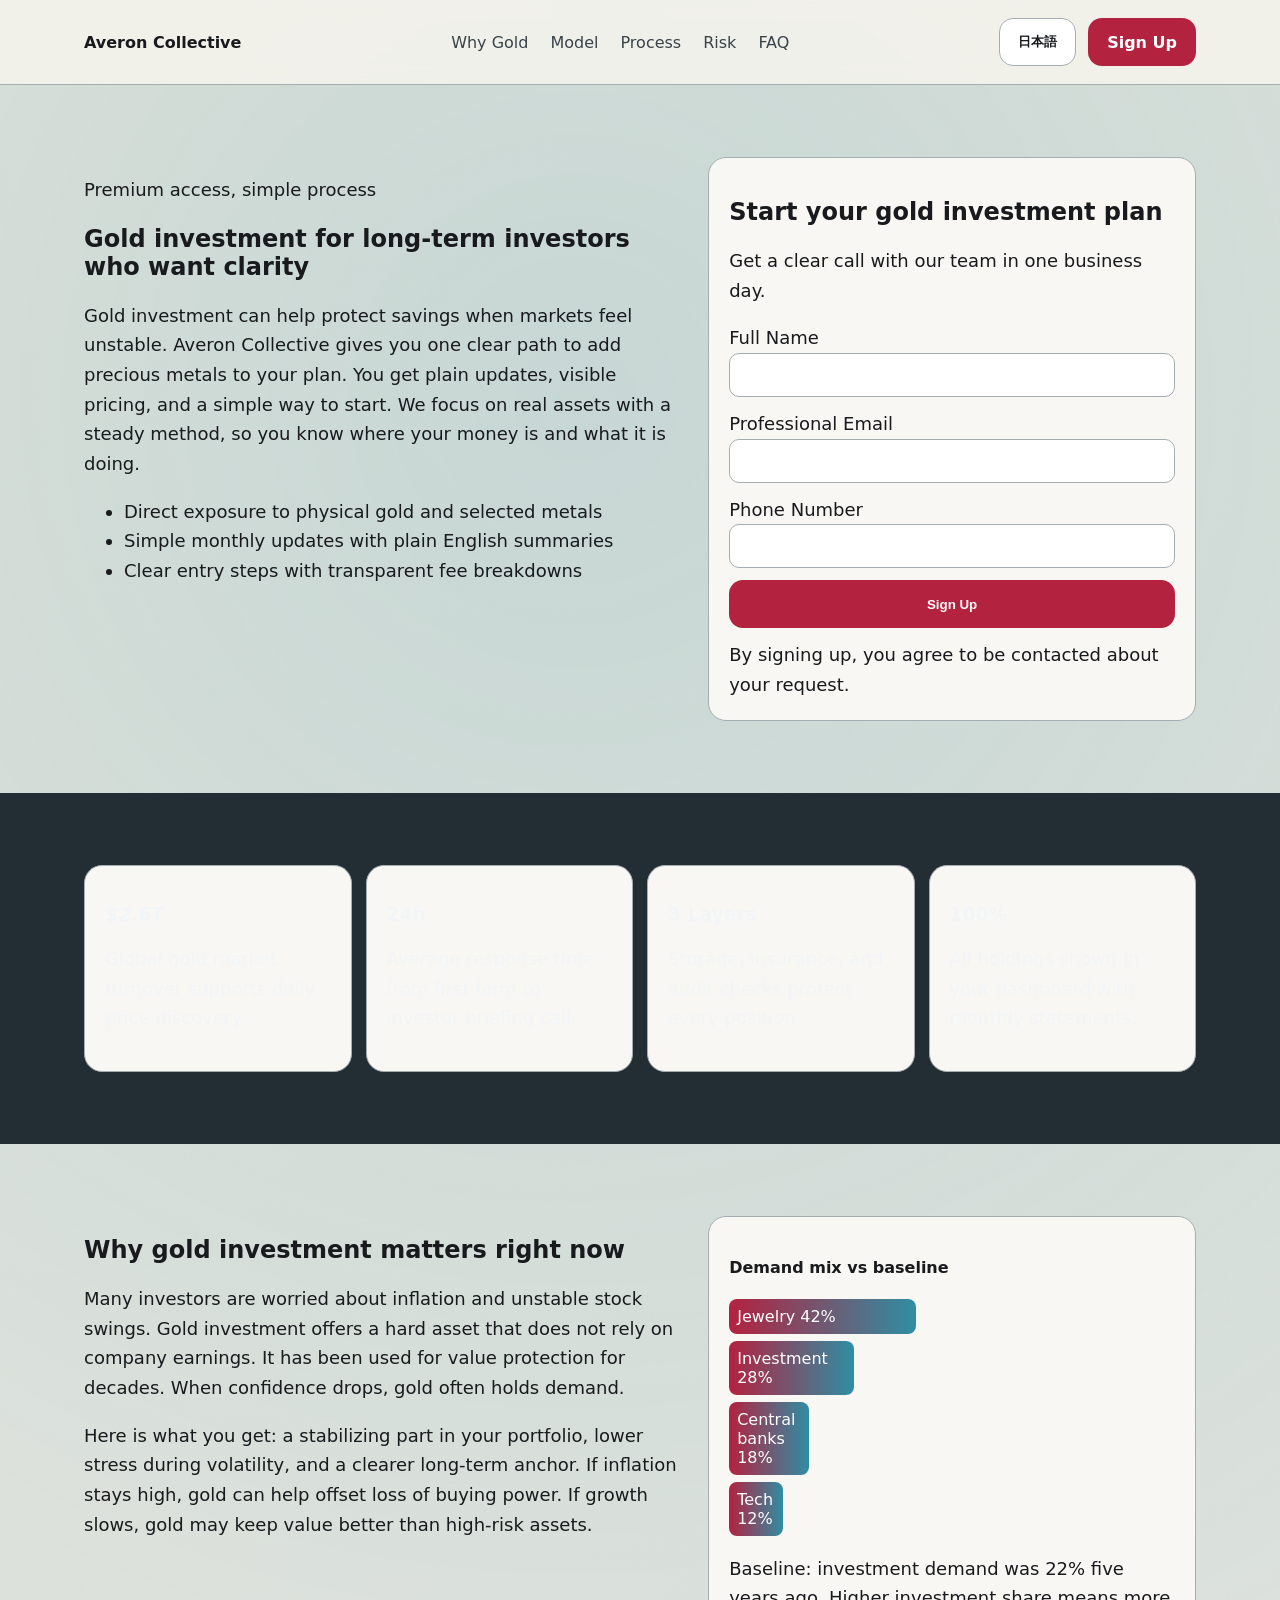
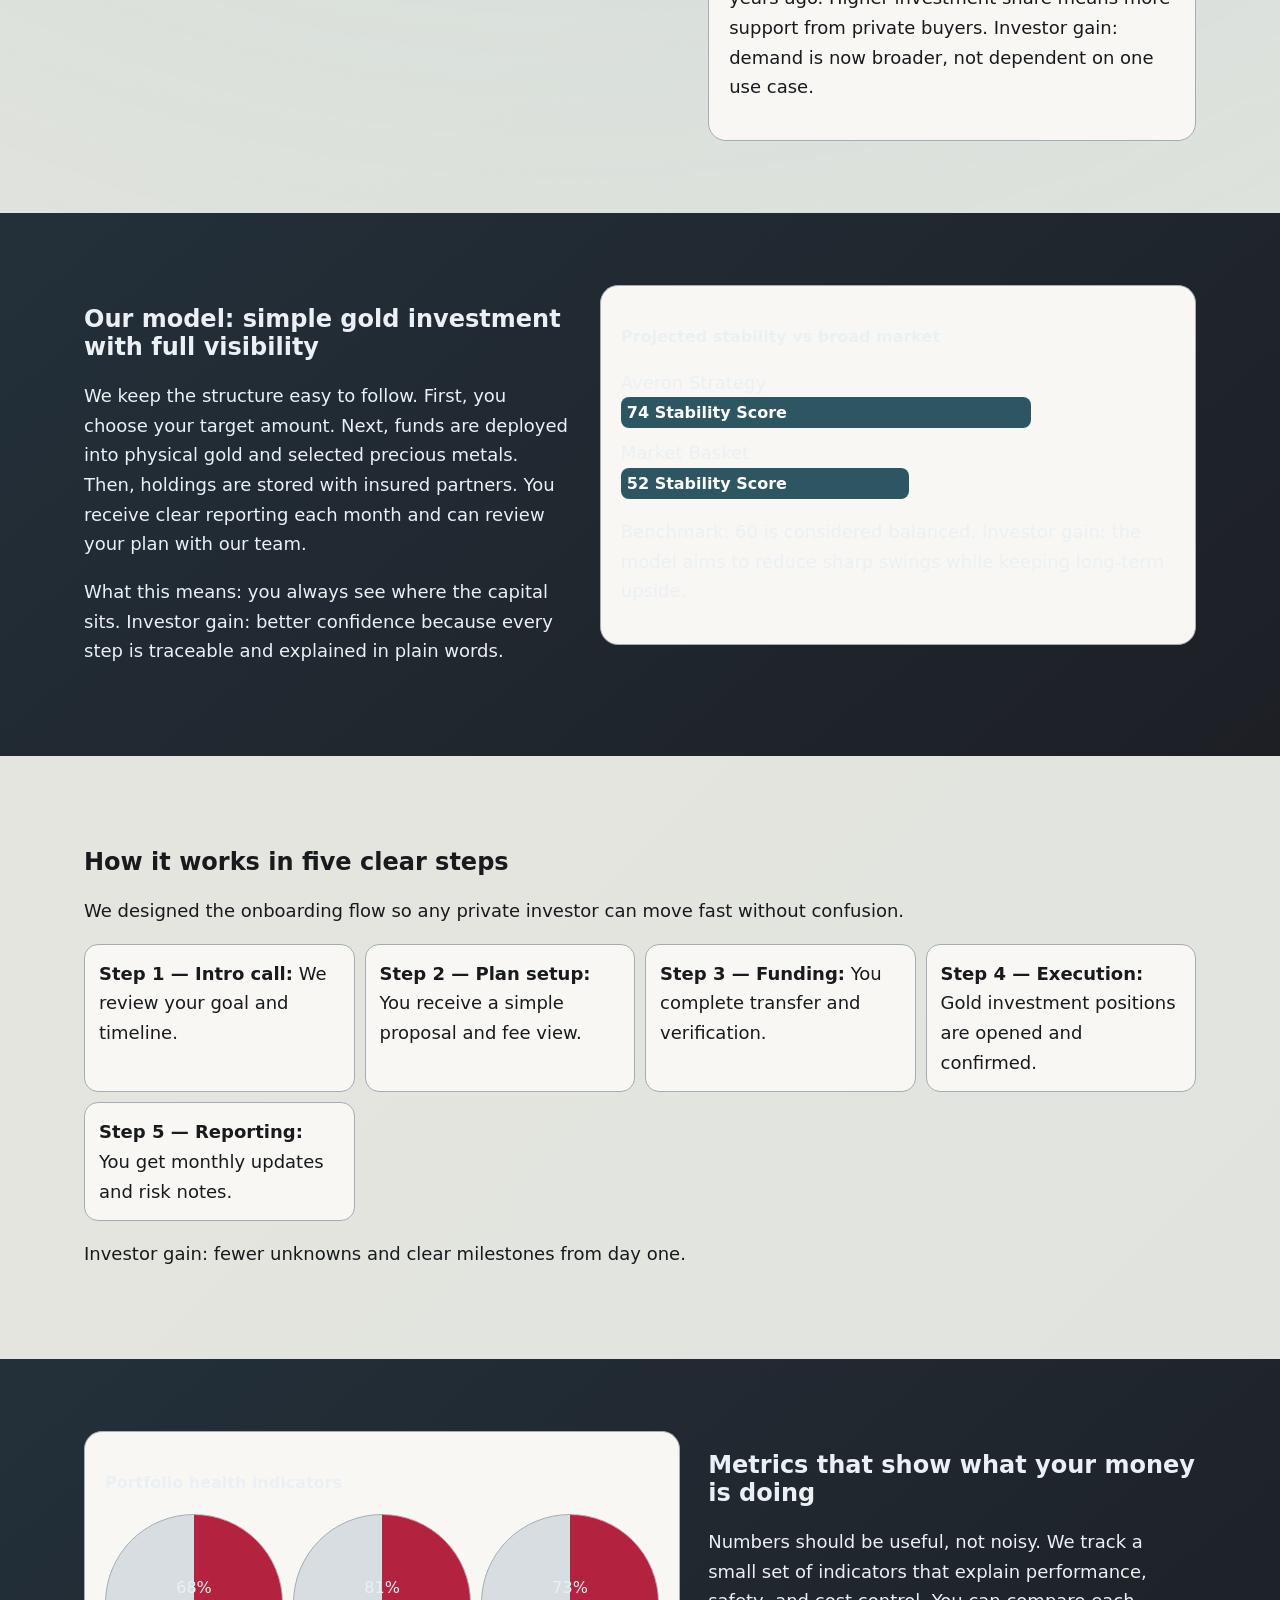
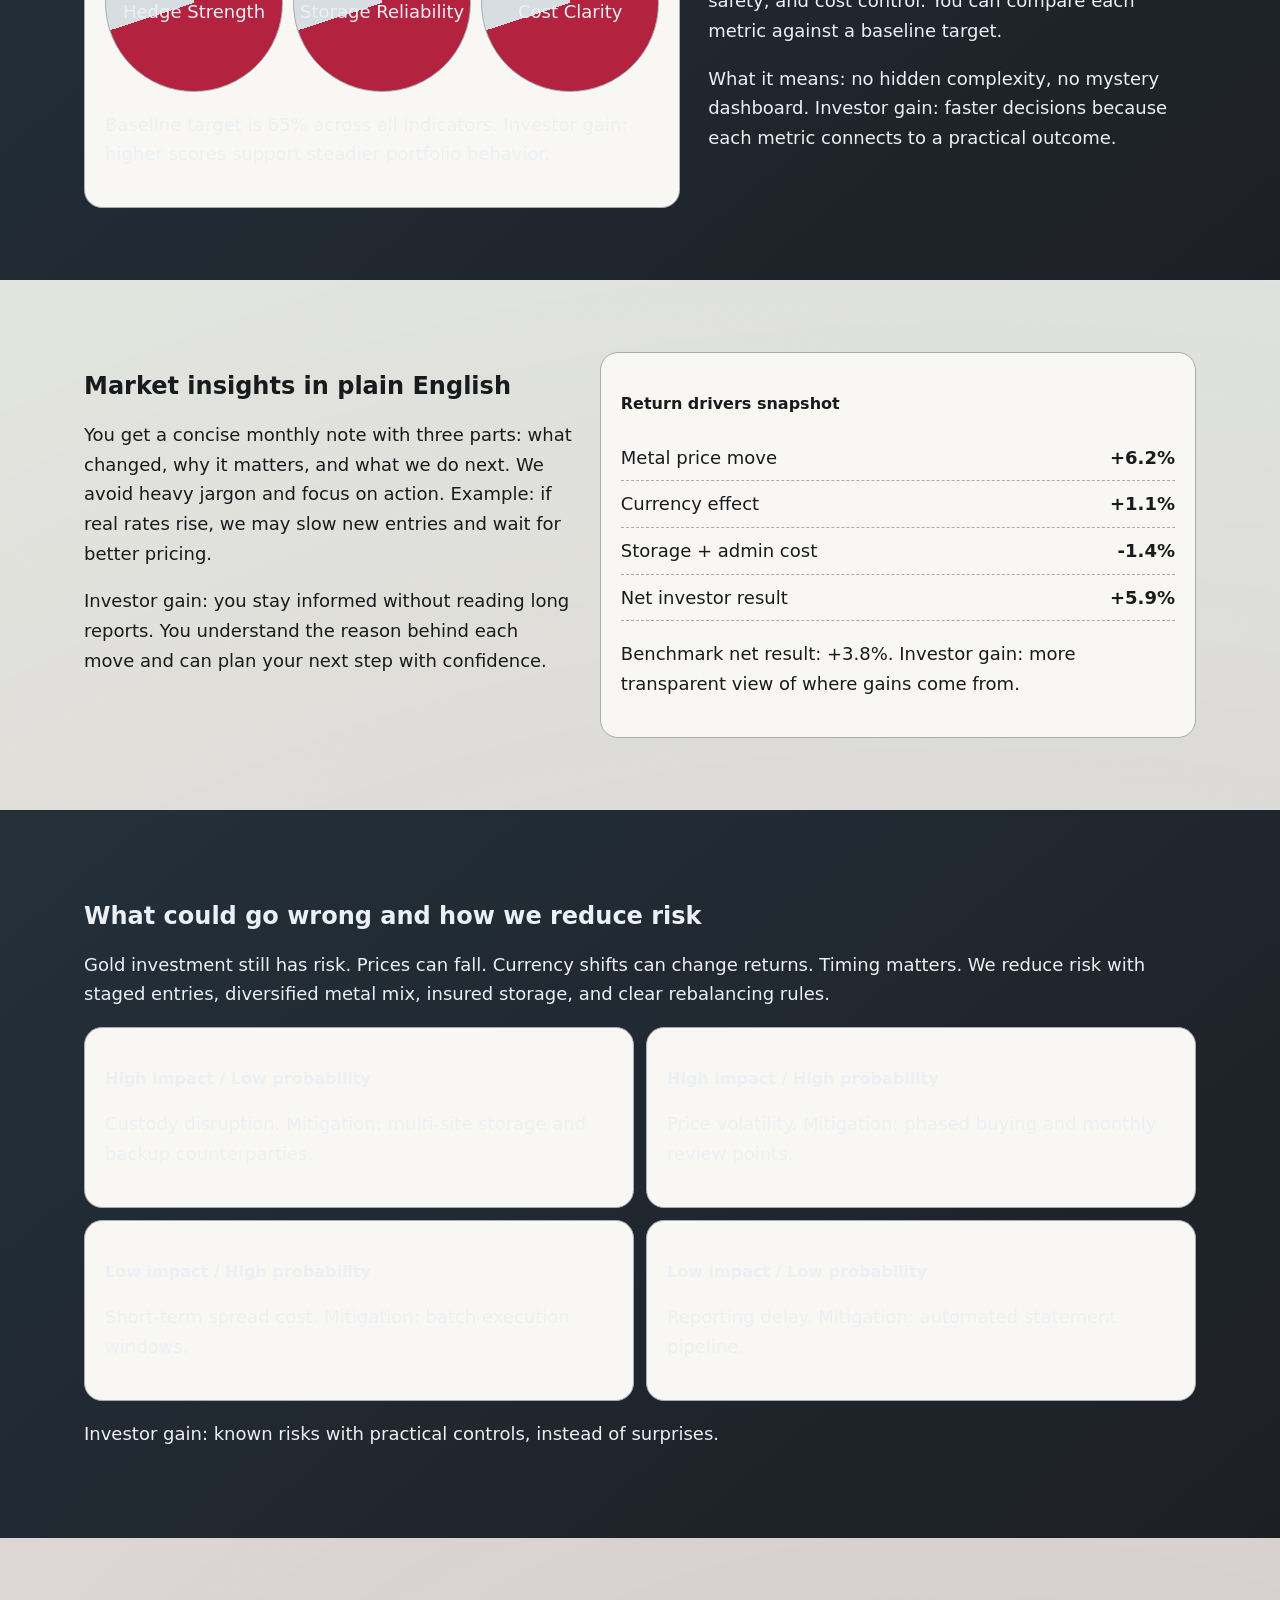
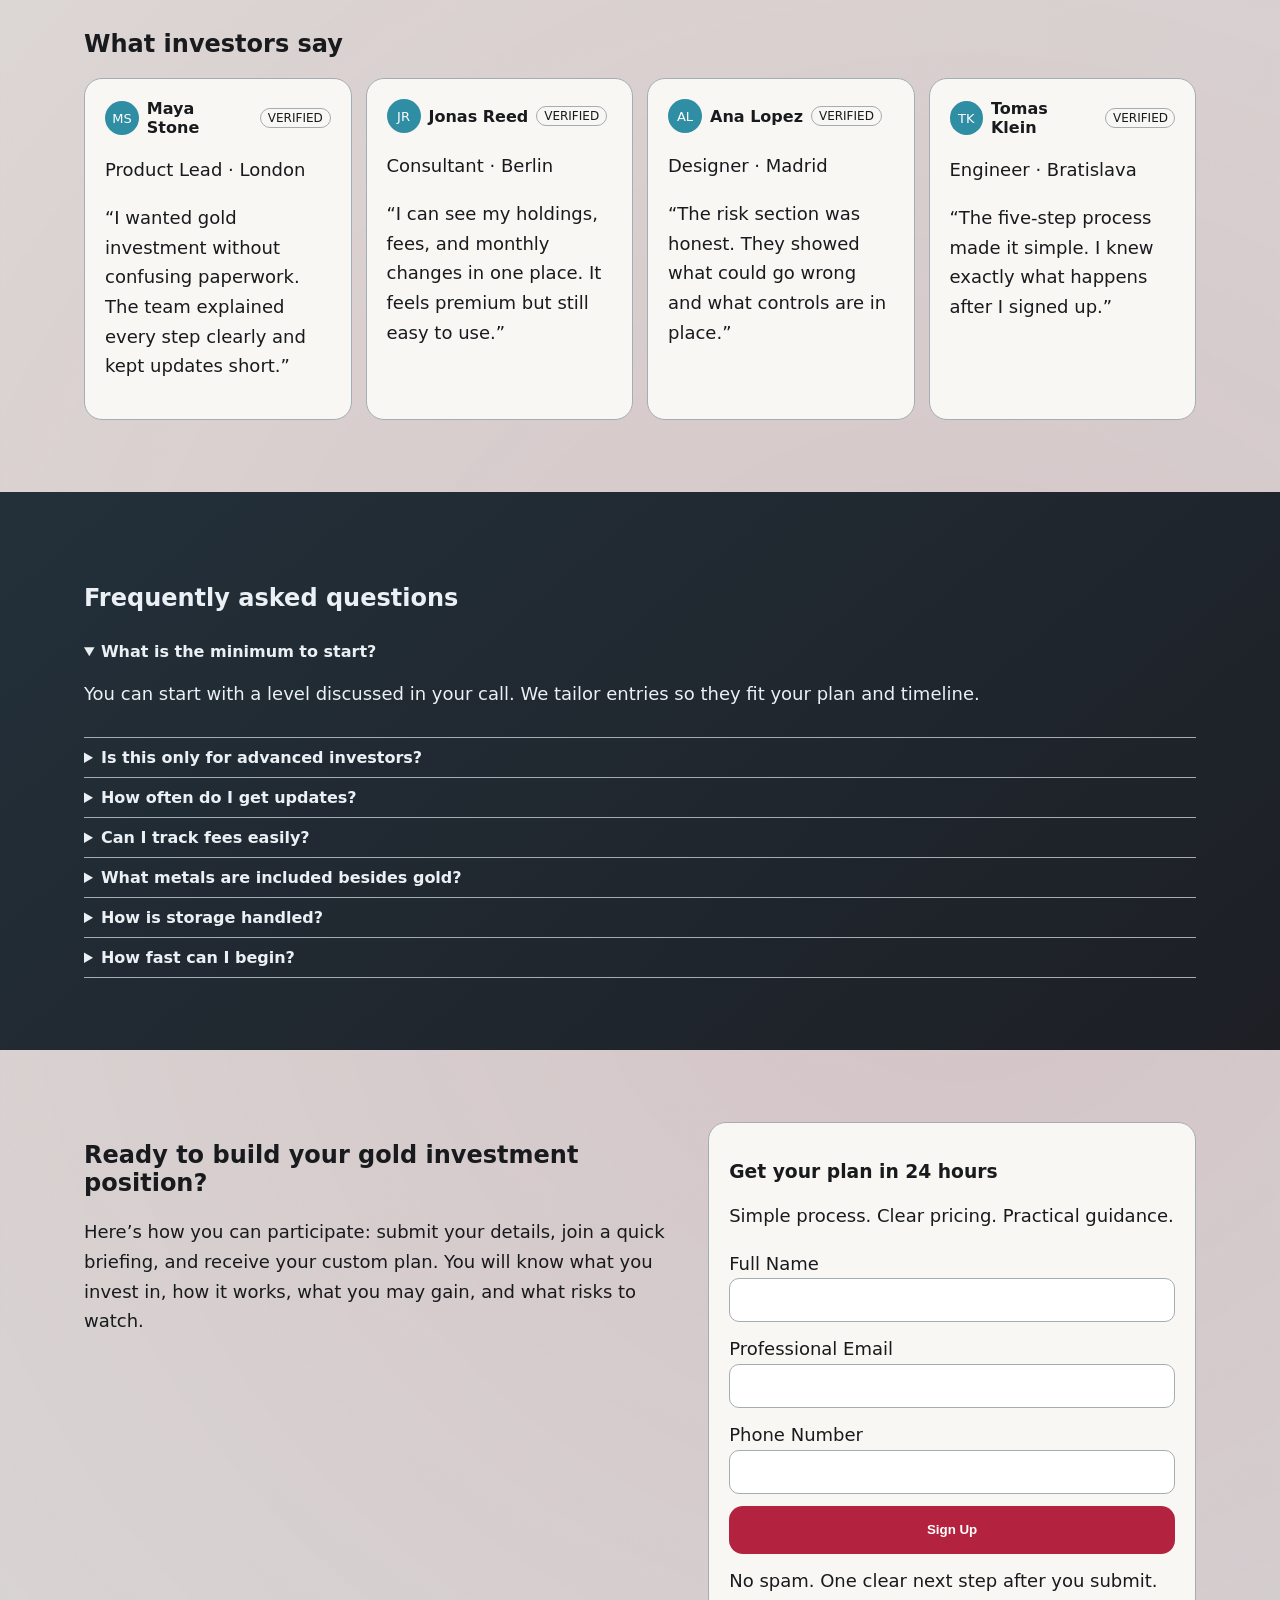
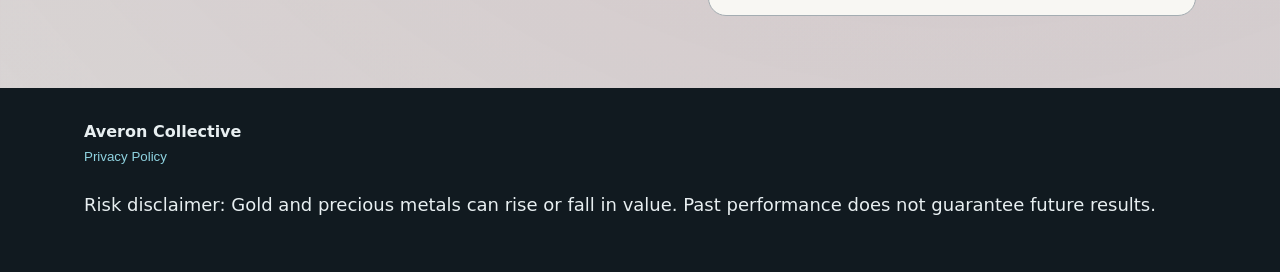
<file: jp/index.html>
<!DOCTYPE html>
<html lang="en">
<head>
  <meta charset="UTF-8" />
  <meta name="viewport" content="width=device-width, initial-scale=1.0" />
  <title>Averon Collective | Gold Investment Platform (日本語)</title>
  <meta name="description" content="Averon Collective explains gold investment in simple English with clear process, risk notes, and investor-ready signup flow for 日本語 page." />
  <link rel="canonical" href="https://averoncollective.com/jp/index.html" />
  <link rel="alternate" hreflang="en" href="https://averoncollective.com/index.html" />
  <link rel="alternate" hreflang="de" href="https://averoncollective.com/de/index.html" />
  <link rel="alternate" hreflang="fr" href="https://averoncollective.com/fr/index.html" />
  <link rel="alternate" hreflang="es" href="https://averoncollective.com/es/index.html" />
  <link rel="alternate" hreflang="it" href="https://averoncollective.com/it/index.html" />
  <link rel="alternate" hreflang="tr" href="https://averoncollective.com/tr/index.html" />
  <link rel="alternate" hreflang="pt" href="https://averoncollective.com/pt/index.html" />
  <link rel="alternate" hreflang="ja" href="https://averoncollective.com/jp/index.html" />
  <link rel="alternate" hreflang="sk" href="https://averoncollective.com/sk/index.html" />
  <link rel="alternate" hreflang="nl-BE" href="https://averoncollective.com/be/index.html" />
  <link rel="alternate" hreflang="x-default" href="https://averoncollective.com/index.html" />
  <meta property="og:type" content="website" />
  <meta property="og:title" content="Averon Collective | Gold Investment Platform (日本語)" />
  <meta property="og:description" content="Averon Collective explains gold investment in simple English with clear process, risk notes, and investor-ready signup flow for 日本語 page." />
  <meta property="og:url" content="https://averoncollective.com/jp/index.html" />
  <meta property="og:image" content="https://averoncollective.com/assets/img/og-cover.jpg" />
  <meta name="twitter:card" content="summary_large_image" />
  <meta name="twitter:title" content="Averon Collective | Gold Investment Platform (日本語)" />
  <meta name="twitter:description" content="Averon Collective explains gold investment in simple English with clear process, risk notes, and investor-ready signup flow for 日本語 page." />
  <meta name="twitter:image" content="https://averoncollective.com/assets/img/og-cover.jpg" />
  <link rel="stylesheet" href="../assets/style.css" />
</head>
<svg width="0" height="0" aria-hidden="true" class="flag-sprite"><symbol id="flag-uk" viewBox="0 0 24 16"><rect width="24" height="16" fill="#1e3a8a"/><path d="M0 0l24 16M24 0L0 16" stroke="#fff" stroke-width="4"/><path d="M0 0l24 16M24 0L0 16" stroke="#dc2626" stroke-width="2"/><path d="M12 0v16M0 8h24" stroke="#fff" stroke-width="6"/><path d="M12 0v16M0 8h24" stroke="#dc2626" stroke-width="3"/></symbol><symbol id="flag-de" viewBox="0 0 24 16"><rect width="24" height="16" fill="#000"/><rect y="5.33" width="24" height="5.33" fill="#dc2626"/><rect y="10.66" width="24" height="5.34" fill="#f59e0b"/></symbol><symbol id="flag-fr" viewBox="0 0 24 16"><rect width="8" height="16" fill="#1d4ed8"/><rect x="8" width="8" height="16" fill="#fff"/><rect x="16" width="8" height="16" fill="#dc2626"/></symbol><symbol id="flag-es" viewBox="0 0 24 16"><rect width="24" height="16" fill="#dc2626"/><rect y="4" width="24" height="8" fill="#facc15"/></symbol><symbol id="flag-it" viewBox="0 0 24 16"><rect width="8" height="16" fill="#16a34a"/><rect x="8" width="8" height="16" fill="#fff"/><rect x="16" width="8" height="16" fill="#dc2626"/></symbol><symbol id="flag-tr" viewBox="0 0 24 16"><rect width="24" height="16" fill="#dc2626"/><circle cx="10" cy="8" r="4" fill="#fff"/><circle cx="11" cy="8" r="3" fill="#dc2626"/><circle cx="15.2" cy="8" r="1.4" fill="#fff"/></symbol><symbol id="flag-pt" viewBox="0 0 24 16"><rect width="10" height="16" fill="#166534"/><rect x="10" width="14" height="16" fill="#dc2626"/></symbol><symbol id="flag-jp" viewBox="0 0 24 16"><rect width="24" height="16" fill="#fff"/><circle cx="12" cy="8" r="4" fill="#dc2626"/></symbol><symbol id="flag-sk" viewBox="0 0 24 16"><rect width="24" height="16" fill="#fff"/><rect y="5.33" width="24" height="5.33" fill="#2563eb"/><rect y="10.66" width="24" height="5.34" fill="#dc2626"/></symbol><symbol id="flag-be" viewBox="0 0 24 16"><rect width="8" height="16" fill="#111827"/><rect x="8" width="8" height="16" fill="#facc15"/><rect x="16" width="8" height="16" fill="#dc2626"/></symbol></svg>
<body data-active-lang="日本語">
  <header class="site-header">
    <div class="container header-inner">
      <a href="../index.html" class="brand">Averon Collective</a>
      <nav class="main-nav" aria-label="Main navigation">
        <a href="#why">Why Gold</a>
        <a href="#model">Model</a>
        <a href="#process">Process</a>
        <a href="#risk">Risk</a>
        <a href="#faq">FAQ</a>
      </nav>
      <div class="header-actions">
        <div class="lang-dropdown" data-dropdown>
          <button class="btn lang-btn" aria-haspopup="true" aria-expanded="false" data-dropdown-trigger>日本語</button>
          <ul class="lang-menu" data-dropdown-menu>
            <li><a href="../index.html"><svg class="flag"><use href="#flag-uk"></use></svg>English</a></li>
            <li><a href="../de/index.html"><svg class="flag"><use href="#flag-de"></use></svg>Deutsch</a></li>
            <li><a href="../fr/index.html"><svg class="flag"><use href="#flag-fr"></use></svg>Français</a></li>
            <li><a href="../es/index.html"><svg class="flag"><use href="#flag-es"></use></svg>Español</a></li>
            <li><a href="../it/index.html"><svg class="flag"><use href="#flag-it"></use></svg>Italiano</a></li>
            <li><a href="../tr/index.html"><svg class="flag"><use href="#flag-tr"></use></svg>Türkçe</a></li>
            <li><a href="../pt/index.html"><svg class="flag"><use href="#flag-pt"></use></svg>Português</a></li>
            <li><a href="../jp/index.html"><svg class="flag"><use href="#flag-jp"></use></svg>日本語</a></li>
            <li><a href="../sk/index.html"><svg class="flag"><use href="#flag-sk"></use></svg>Slovenčina</a></li>
            <li><a href="../be/index.html"><svg class="flag"><use href="#flag-be"></use></svg>Belgium</a></li>
          </ul>
        </div>
        <a href="#lead" class="btn cta-btn">Sign Up</a>
      </div>
      <button class="burger" aria-label="Open menu" aria-expanded="false" aria-controls="mobile-drawer">☰</button>
    </div>
  </header>

  <aside class="mobile-drawer" id="mobile-drawer" aria-hidden="true" tabindex="-1">
    <button class="drawer-close" aria-label="Close menu">✕</button>
    <nav class="drawer-nav">
      <a href="#why">Why Gold</a><a href="#model">Model</a><a href="#process">Process</a><a href="#risk">Risk</a><a href="#faq">FAQ</a>
    </nav>
    <div class="lang-dropdown" data-dropdown>
      <button class="btn lang-btn" aria-haspopup="true" aria-expanded="false" data-dropdown-trigger>日本語</button>
      <ul class="lang-menu" data-dropdown-menu>
        <li><a href="../index.html"><svg class="flag"><use href="#flag-uk"></use></svg>English</a></li><li><a href="../de/index.html"><svg class="flag"><use href="#flag-de"></use></svg>Deutsch</a></li><li><a href="../fr/index.html"><svg class="flag"><use href="#flag-fr"></use></svg>Français</a></li><li><a href="../es/index.html"><svg class="flag"><use href="#flag-es"></use></svg>Español</a></li><li><a href="../it/index.html"><svg class="flag"><use href="#flag-it"></use></svg>Italiano</a></li><li><a href="../tr/index.html"><svg class="flag"><use href="#flag-tr"></use></svg>Türkçe</a></li><li><a href="../pt/index.html"><svg class="flag"><use href="#flag-pt"></use></svg>Português</a></li><li><a href="../jp/index.html"><svg class="flag"><use href="#flag-jp"></use></svg>日本語</a></li><li><a href="../sk/index.html"><svg class="flag"><use href="#flag-sk"></use></svg>Slovenčina</a></li><li><a href="../be/index.html"><svg class="flag"><use href="#flag-be"></use></svg>Belgium</a></li>
      </ul>
    </div>
    <a href="#lead" class="btn cta-btn">Sign Up</a>
  </aside>
  <div class="drawer-backdrop"></div>

  <main>
    <section class="hero section">
      <div class="container hero-grid">
        <div>
          <p class="eyebrow">Premium access, simple process</p>
          <h1>Gold investment for long-term investors who want clarity</h1>
          <p>Gold investment can help protect savings when markets feel unstable. Averon Collective gives you one clear path to add precious metals to your plan. You get plain updates, visible pricing, and a simple way to start. We focus on real assets with a steady method, so you know where your money is and what it is doing.</p>
          <ul>
            <li>Direct exposure to physical gold and selected metals</li>
            <li>Simple monthly updates with plain English summaries</li>
            <li>Clear entry steps with transparent fee breakdowns</li>
          </ul>
        </div>
        <div class="form-card" id="lead">
          <h2>Start your gold investment plan</h2>
          <p>Get a clear call with our team in one business day.</p>
          <form>
            <label>Full Name<input type="text" required /></label>
            <label>Professional Email<input type="email" required /></label>
            <label>Phone Number<input type="tel" required /></label>
            <button type="submit" class="btn cta-btn">Sign Up</button>
            <small>By signing up, you agree to be contacted about your request.</small>
          </form>
        </div>
      </div>
    </section>

    <section class="kpi-strip section">
      <div class="container kpi-grid">
        <article><h3>$2.6T</h3><p>Global gold market turnover supports daily price discovery.</p></article>
        <article><h3>24h</h3><p>Average response time from first form to investor briefing call.</p></article>
        <article><h3>3 Layers</h3><p>Storage, insurance, and audit checks protect every position.</p></article>
        <article><h3>100%</h3><p>All holdings shown in your dashboard with monthly statements.</p></article>
      </div>
    </section>

    <section class="section" id="why">
      <div class="container split">
        <div>
          <h2>Why gold investment matters right now</h2>
          <p>Many investors are worried about inflation and unstable stock swings. Gold investment offers a hard asset that does not rely on company earnings. It has been used for value protection for decades. When confidence drops, gold often holds demand.</p>
          <p>Here is what you get: a stabilizing part in your portfolio, lower stress during volatility, and a clearer long-term anchor. If inflation stays high, gold can help offset loss of buying power. If growth slows, gold may keep value better than high-risk assets.</p>
        </div>
        <div class="viz-card">
          <h4>Demand mix vs baseline</h4>
          <div class="stacked-bars"><span style="--w:42%">Jewelry 42%</span><span style="--w:28%">Investment 28%</span><span style="--w:18%">Central banks 18%</span><span style="--w:12%">Tech 12%</span></div>
          <p>Baseline: investment demand was 22% five years ago. Higher investment share means more support from private buyers. Investor gain: demand is now broader, not dependent on one use case.</p>
        </div>
      </div>
    </section>

    <section class="section alt" id="model">
      <div class="container split reverse">
        <div>
          <h2>Our model: simple gold investment with full visibility</h2>
          <p>We keep the structure easy to follow. First, you choose your target amount. Next, funds are deployed into physical gold and selected precious metals. Then, holdings are stored with insured partners. You receive clear reporting each month and can review your plan with our team.</p>
          <p>What this means: you always see where the capital sits. Investor gain: better confidence because every step is traceable and explained in plain words.</p>
        </div>
        <div class="viz-card dual-bars">
          <h4>Projected stability vs broad market</h4>
          <div class="row"><label>Averon Strategy</label><b style="--w:74%">74 Stability Score</b></div>
          <div class="row"><label>Market Basket</label><b style="--w:52%">52 Stability Score</b></div>
          <p>Benchmark: 60 is considered balanced. Investor gain: the model aims to reduce sharp swings while keeping long-term upside.</p>
        </div>
      </div>
    </section>

    <section class="section" id="process">
      <div class="container">
        <h2>How it works in five clear steps</h2>
        <p>We designed the onboarding flow so any private investor can move fast without confusion.</p>
        <ol class="timeline">
          <li><strong>Step 1 — Intro call:</strong> We review your goal and timeline.</li>
          <li><strong>Step 2 — Plan setup:</strong> You receive a simple proposal and fee view.</li>
          <li><strong>Step 3 — Funding:</strong> You complete transfer and verification.</li>
          <li><strong>Step 4 — Execution:</strong> Gold investment positions are opened and confirmed.</li>
          <li><strong>Step 5 — Reporting:</strong> You get monthly updates and risk notes.</li>
        </ol>
        <p>Investor gain: fewer unknowns and clear milestones from day one.</p>
      </div>
    </section>

    <section class="section alt" id="metrics">
      <div class="container split">
        <div class="viz-card rings">
          <h4>Portfolio health indicators</h4>
          <div class="ring-grid">
            <div><span>68%</span><small>Hedge Strength</small></div>
            <div><span>81%</span><small>Storage Reliability</small></div>
            <div><span>73%</span><small>Cost Clarity</small></div>
          </div>
          <p>Baseline target is 65% across all indicators. Investor gain: higher scores support steadier portfolio behavior.</p>
        </div>
        <div>
          <h2>Metrics that show what your money is doing</h2>
          <p>Numbers should be useful, not noisy. We track a small set of indicators that explain performance, safety, and cost control. You can compare each metric against a baseline target.</p>
          <p>What it means: no hidden complexity, no mystery dashboard. Investor gain: faster decisions because each metric connects to a practical outcome.</p>
        </div>
      </div>
    </section>

    <section class="section" id="insights">
      <div class="container split reverse">
        <div>
          <h2>Market insights in plain English</h2>
          <p>You get a concise monthly note with three parts: what changed, why it matters, and what we do next. We avoid heavy jargon and focus on action. Example: if real rates rise, we may slow new entries and wait for better pricing.</p>
          <p>Investor gain: you stay informed without reading long reports. You understand the reason behind each move and can plan your next step with confidence.</p>
        </div>
        <div class="viz-card waterfall">
          <h4>Return drivers snapshot</h4>
          <ul>
            <li><span>Metal price move</span><b>+6.2%</b></li>
            <li><span>Currency effect</span><b>+1.1%</b></li>
            <li><span>Storage + admin cost</span><b>-1.4%</b></li>
            <li><span>Net investor result</span><b>+5.9%</b></li>
          </ul>
          <p>Benchmark net result: +3.8%. Investor gain: more transparent view of where gains come from.</p>
        </div>
      </div>
    </section>

    <section class="section alt" id="risk">
      <div class="container">
        <h2>What could go wrong and how we reduce risk</h2>
        <p>Gold investment still has risk. Prices can fall. Currency shifts can change returns. Timing matters. We reduce risk with staged entries, diversified metal mix, insured storage, and clear rebalancing rules.</p>
        <div class="risk-matrix">
          <article><h4>High impact / Low probability</h4><p>Custody disruption. Mitigation: multi-site storage and backup counterparties.</p></article>
          <article><h4>High impact / High probability</h4><p>Price volatility. Mitigation: phased buying and monthly review points.</p></article>
          <article><h4>Low impact / High probability</h4><p>Short-term spread cost. Mitigation: batch execution windows.</p></article>
          <article><h4>Low impact / Low probability</h4><p>Reporting delay. Mitigation: automated statement pipeline.</p></article>
        </div>
        <p>Investor gain: known risks with practical controls, instead of surprises.</p>
      </div>
    </section>

    <section class="section" id="reviews">
      <div class="container">
        <h2>What investors say</h2>
        <div class="reviews-grid">
          <article><div class="review-head"><span class="avatar">MS</span><b>Maya Stone</b><em>VERIFIED</em></div><p class="meta">Product Lead · London</p><p>“I wanted gold investment without confusing paperwork. The team explained every step clearly and kept updates short.”</p></article>
          <article><div class="review-head"><span class="avatar">JR</span><b>Jonas Reed</b><em>VERIFIED</em></div><p class="meta">Consultant · Berlin</p><p>“I can see my holdings, fees, and monthly changes in one place. It feels premium but still easy to use.”</p></article>
          <article><div class="review-head"><span class="avatar">AL</span><b>Ana Lopez</b><em>VERIFIED</em></div><p class="meta">Designer · Madrid</p><p>“The risk section was honest. They showed what could go wrong and what controls are in place.”</p></article>
          <article><div class="review-head"><span class="avatar">TK</span><b>Tomas Klein</b><em>VERIFIED</em></div><p class="meta">Engineer · Bratislava</p><p>“The five-step process made it simple. I knew exactly what happens after I signed up.”</p></article>
        </div>
      </div>
    </section>

    <section class="section alt" id="faq">
      <div class="container">
        <h2>Frequently asked questions</h2>
        <div class="faq-list">
          <details open><summary>What is the minimum to start?</summary><p>You can start with a level discussed in your call. We tailor entries so they fit your plan and timeline.</p></details>
          <details><summary>Is this only for advanced investors?</summary><p>No. This is built for regular long-term investors who want clear guidance and clear reporting.</p></details>
          <details><summary>How often do I get updates?</summary><p>You receive monthly updates and can request extra reviews when market conditions change.</p></details>
          <details><summary>Can I track fees easily?</summary><p>Yes. Fees are shown before you start and reported in plain terms each month.</p></details>
          <details><summary>What metals are included besides gold?</summary><p>Depending on market setup, we may include silver or platinum in controlled weights.</p></details>
          <details><summary>How is storage handled?</summary><p>Assets are stored with insured custody partners and checked through scheduled audits.</p></details>
          <details><summary>How fast can I begin?</summary><p>Most investors complete onboarding in a few business days after the first call.</p></details>
        </div>
      </div>
    </section>

    <section class="section final-cta">
      <div class="container split">
        <div>
          <h2>Ready to build your gold investment position?</h2>
          <p>Here’s how you can participate: submit your details, join a quick briefing, and receive your custom plan. You will know what you invest in, how it works, what you may gain, and what risks to watch.</p>
        </div>
        <div class="form-card">
          <h3>Get your plan in 24 hours</h3>
          <p>Simple process. Clear pricing. Practical guidance.</p>
          <form>
            <label>Full Name<input type="text" required /></label>
            <label>Professional Email<input type="email" required /></label>
            <label>Phone Number<input type="tel" required /></label>
            <button type="submit" class="btn cta-btn">Sign Up</button>
            <small>No spam. One clear next step after you submit.</small>
          </form>
        </div>
      </div>
    </section>
  </main>

  <footer class="site-footer">
    <div class="container footer-inner">
      <strong>Averon Collective</strong>
      <button class="privacy-link" data-open-modal>Privacy Policy</button>
      <p>Risk disclaimer: Gold and precious metals can rise or fall in value. Past performance does not guarantee future results.</p>
    </div>
  </footer>

  <div class="modal" id="privacy-modal" aria-hidden="true" role="dialog" aria-modal="true" aria-labelledby="privacy-title">
    <div class="modal-content" tabindex="-1">
      <button class="modal-x" data-close-modal aria-label="Close privacy policy">✕</button>
      <h2 id="privacy-title">Privacy Policy</h2>
      <h3>Introduction</h3><p>We respect your privacy and explain clearly how data is used.</p>
      <h3>Data collection</h3><p>We collect name, email, phone number, and interaction records from forms.</p>
      <h3>Legal basis</h3><p>We process data to answer your request and provide our services.</p>
      <h3>Cookies</h3><p>We use basic cookies for website performance and analytics.</p>
      <h3>Retention</h3><p>We keep records only as long as needed for service and legal obligations.</p>
      <h3>Third-party sharing</h3><p>We share limited data with storage, CRM, and communication partners.</p>
      <h3>Security</h3><p>We use access controls, encrypted systems, and regular security reviews.</p>
      <h3>User rights</h3><p>You can request access, correction, or deletion of your personal data.</p>
      <h3>International transfers</h3><p>Some providers operate globally, with safeguards for data transfer.</p>
      <h3>Industry risk disclosure</h3><p>Investment services include market risk and operational risk. Data helps us provide updates and reduce mistakes.</p>
      <h3>Contact</h3><p>Email: privacy@averoncollective.com</p>
      <div class="modal-footer"><button class="btn" data-close-modal>Close</button></div>
    </div>
  </div>

  <script type="application/ld+json">
  {"@context":"https://schema.org","@graph":[
    {"@type":"Organization","name":"Averon Collective","url":"https://averoncollective.com"},
    {"@type":"WebSite","name":"Averon Collective","url":"https://averoncollective.com"},
    {"@type":"FAQPage","mainEntity":[{"@type":"Question","name":"What is the minimum to start?","acceptedAnswer":{"@type":"Answer","text":"You can start with a level discussed in your call."}}]},
    {"@type":"Review","author":{"@type":"Person","name":"Maya Stone"},"reviewBody":"I wanted gold investment without confusing paperwork.","reviewRating":{"@type":"Rating","ratingValue":"5"}}
  ]}
  </script>
  <script defer src="../assets/app.js"></script>
</body>
</html>
</file>
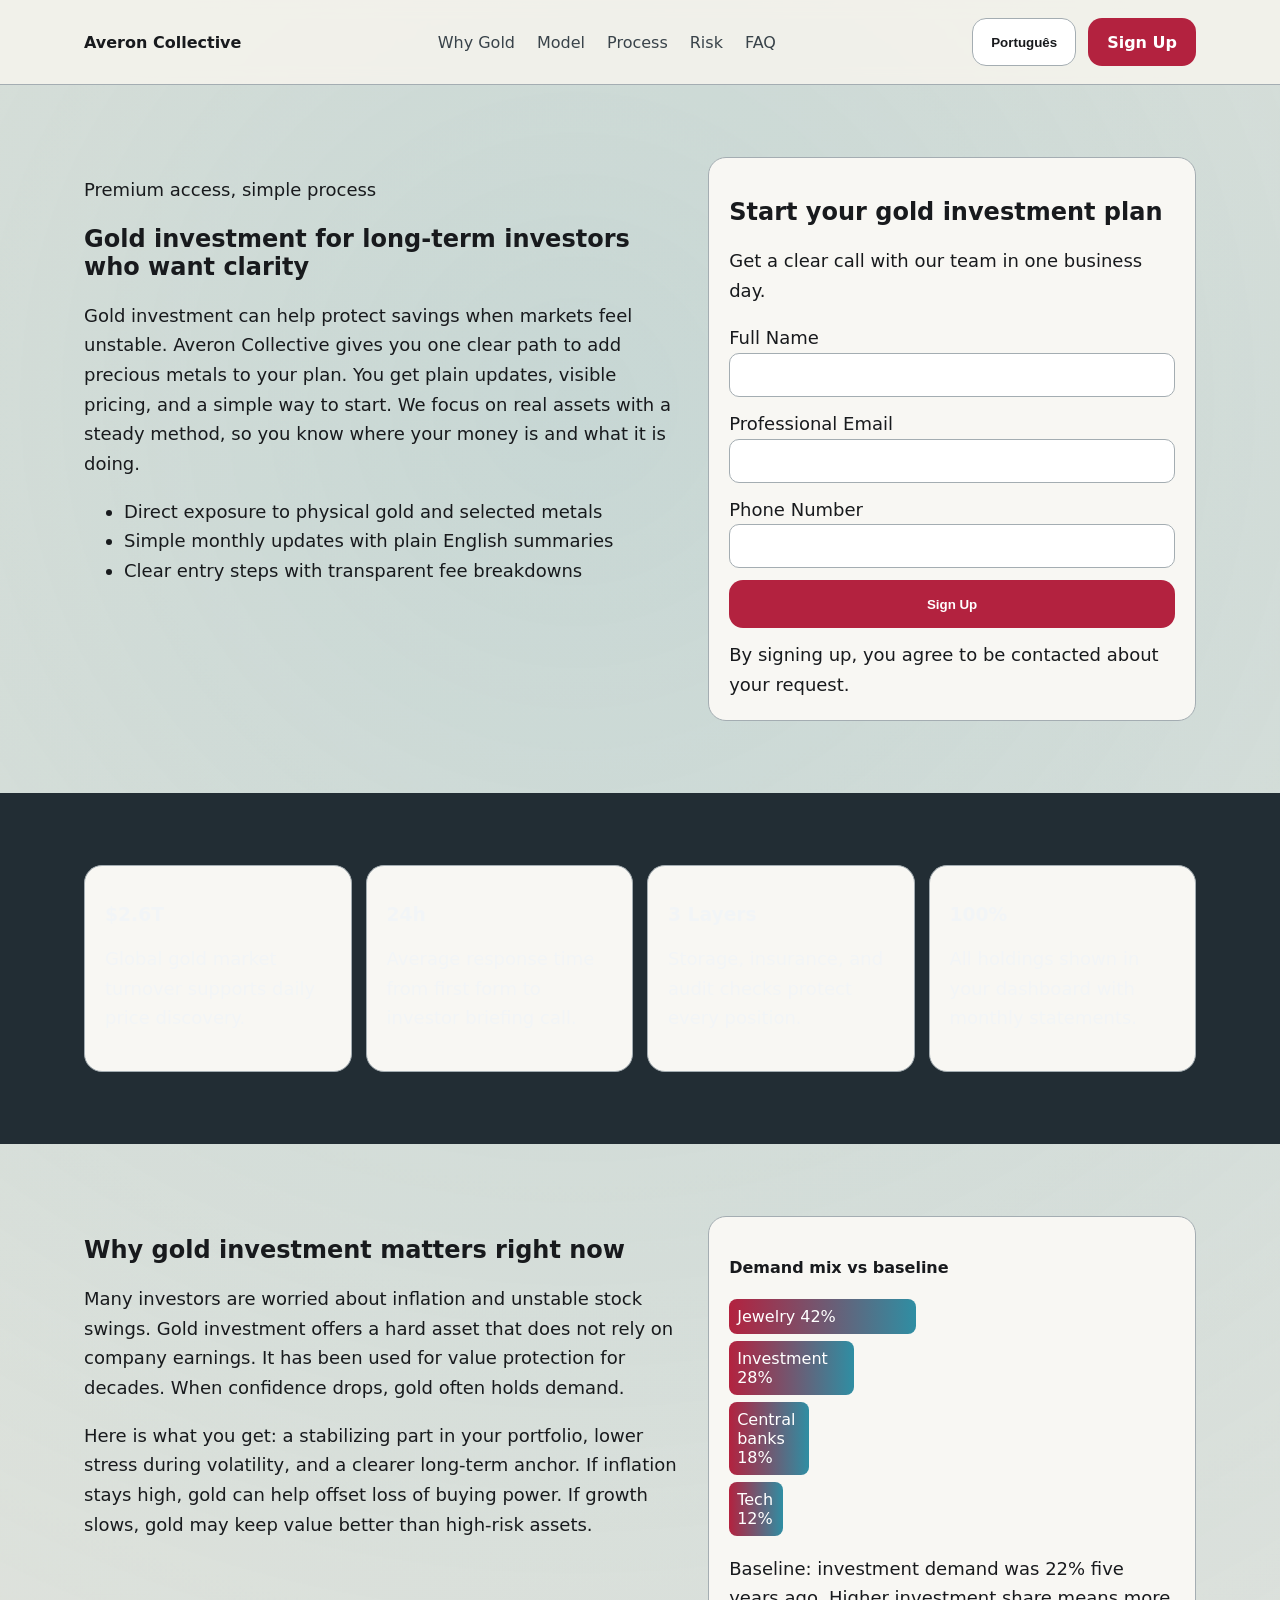
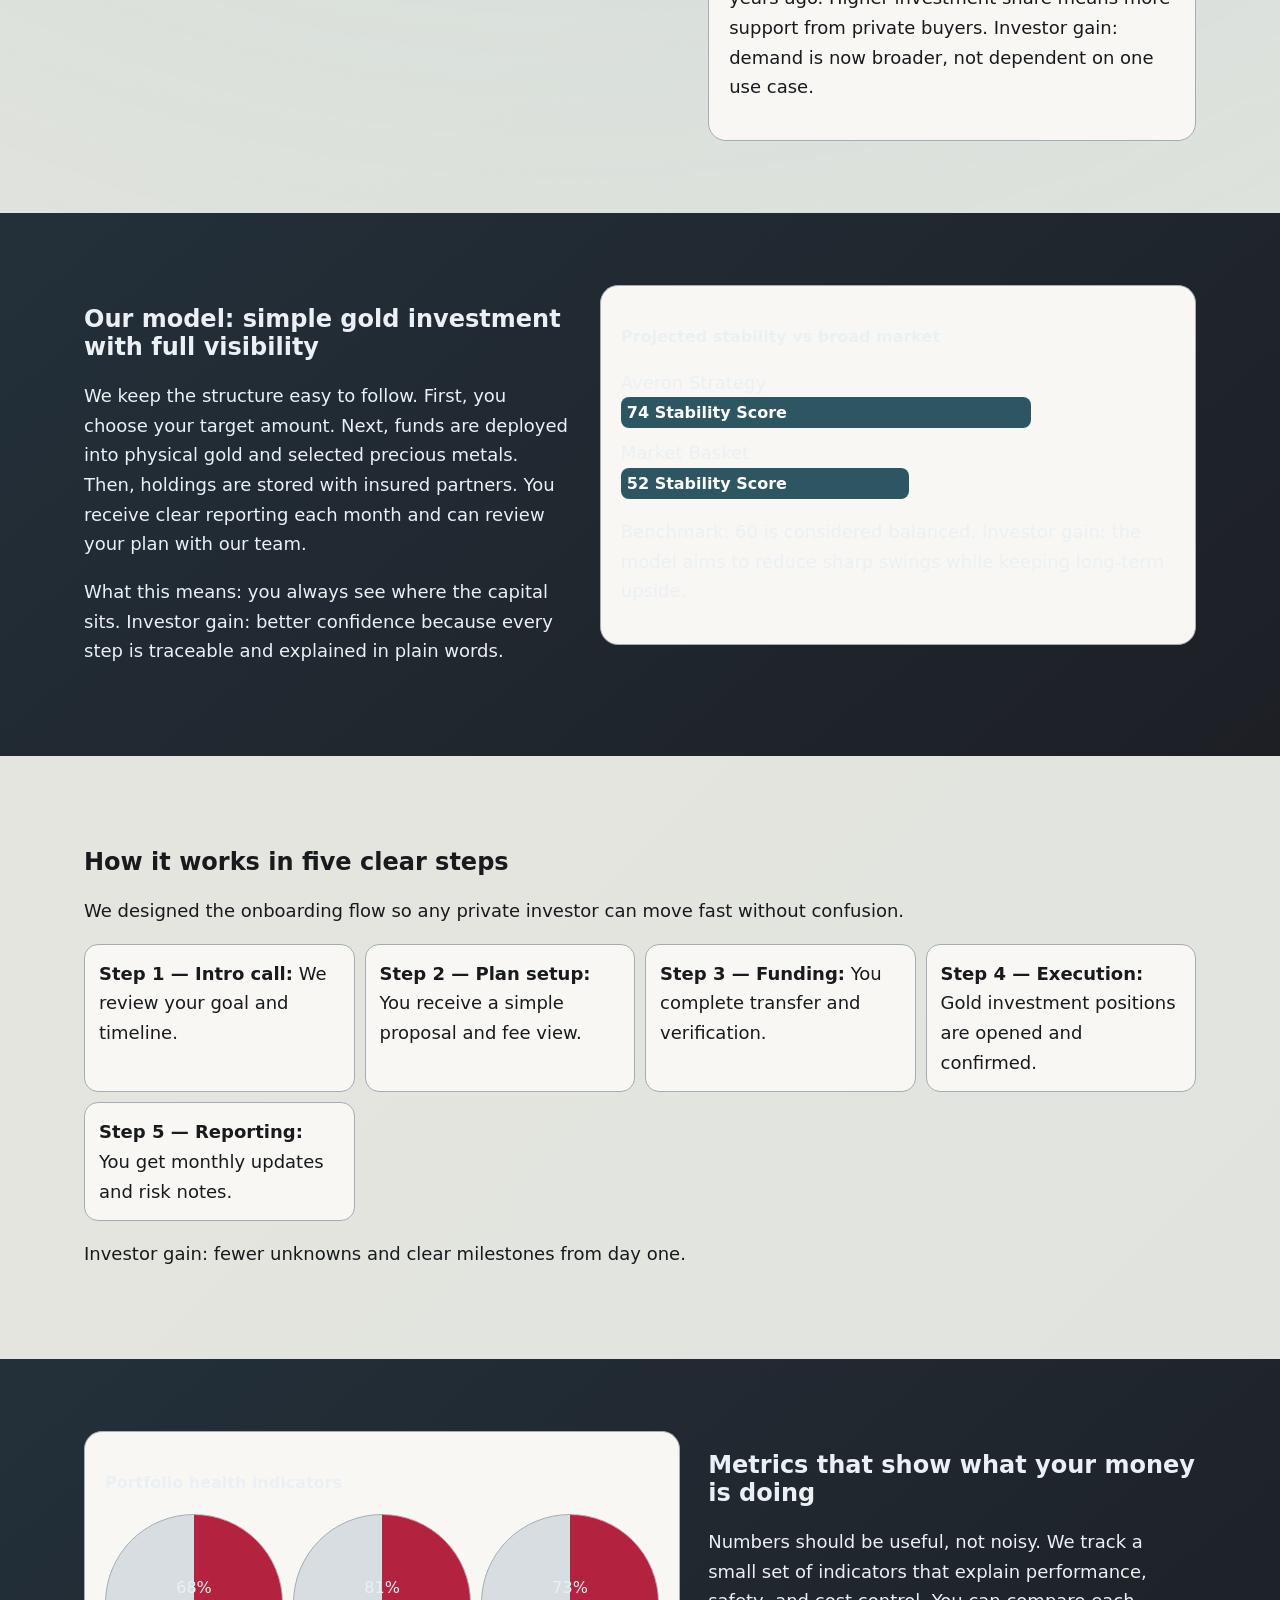
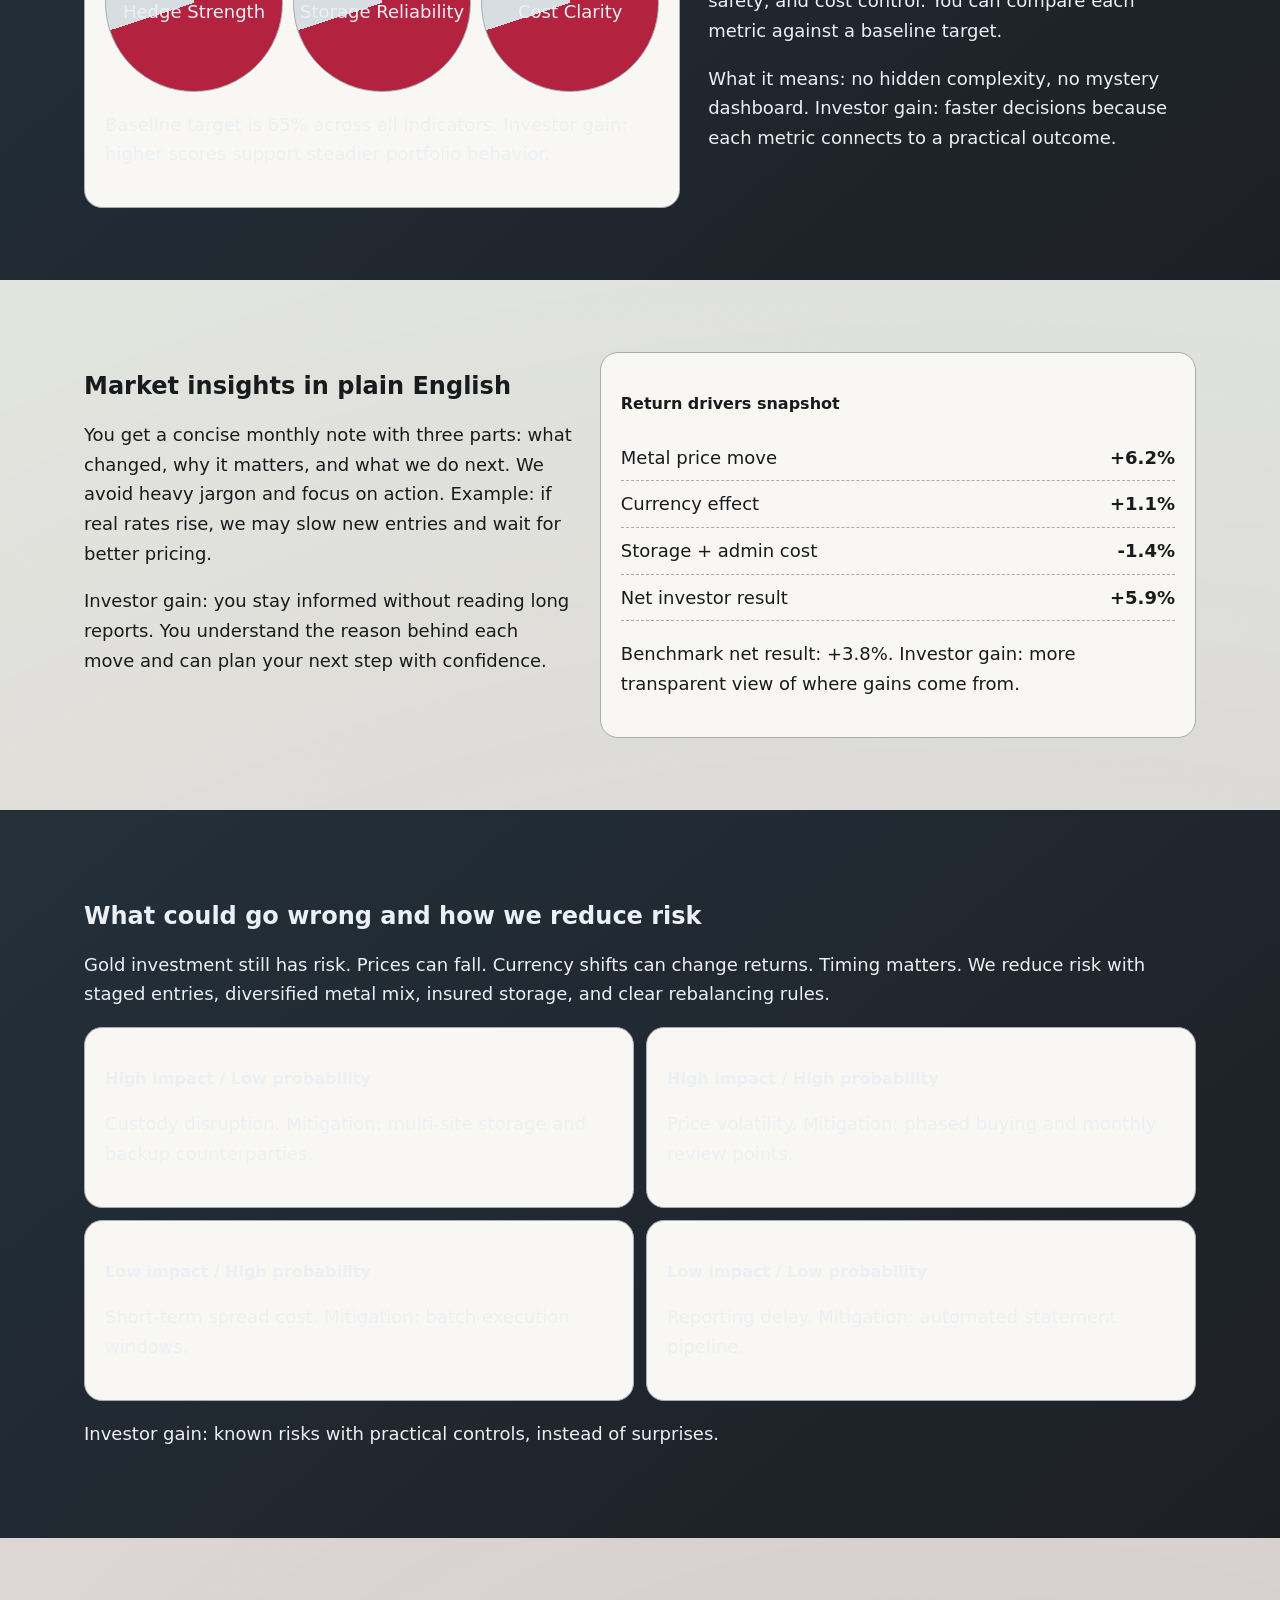
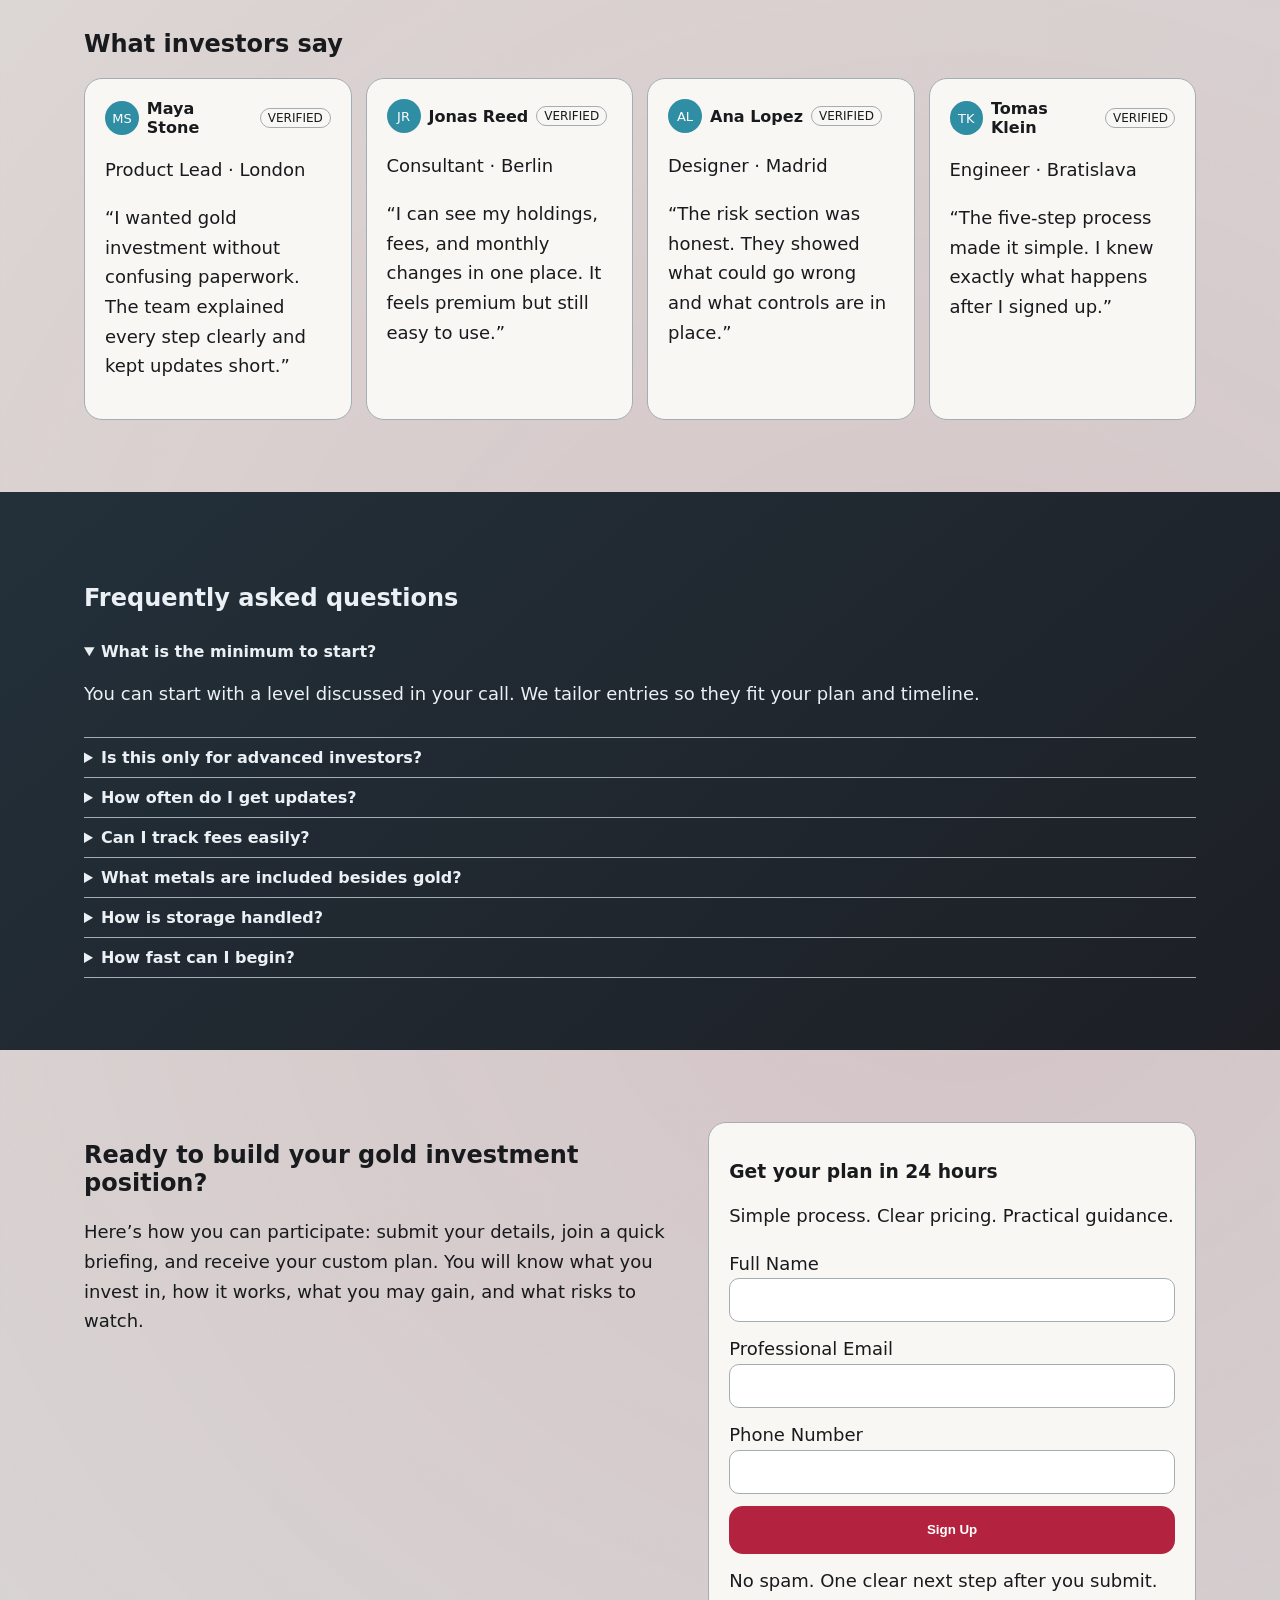
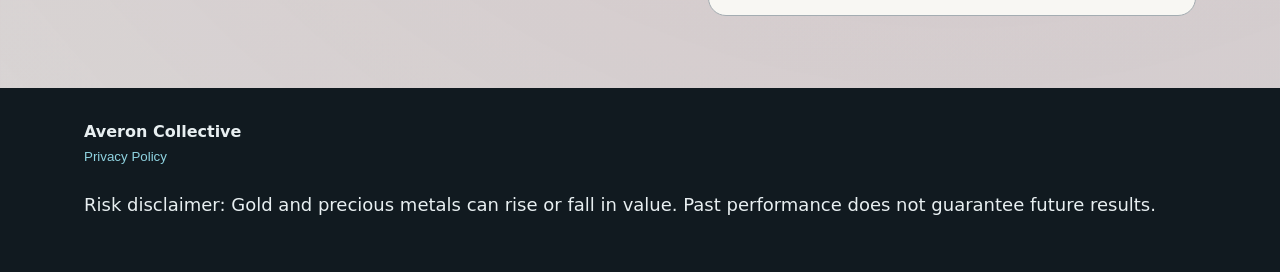
<file: pt/index.html>
<!DOCTYPE html>
<html lang="en">
<head>
  <meta charset="UTF-8" />
  <meta name="viewport" content="width=device-width, initial-scale=1.0" />
  <title>Averon Collective | Gold Investment Platform (Português)</title>
  <meta name="description" content="Averon Collective explains gold investment in simple English with clear process, risk notes, and investor-ready signup flow for Português page." />
  <link rel="canonical" href="https://averoncollective.com/pt/index.html" />
  <link rel="alternate" hreflang="en" href="https://averoncollective.com/index.html" />
  <link rel="alternate" hreflang="de" href="https://averoncollective.com/de/index.html" />
  <link rel="alternate" hreflang="fr" href="https://averoncollective.com/fr/index.html" />
  <link rel="alternate" hreflang="es" href="https://averoncollective.com/es/index.html" />
  <link rel="alternate" hreflang="it" href="https://averoncollective.com/it/index.html" />
  <link rel="alternate" hreflang="tr" href="https://averoncollective.com/tr/index.html" />
  <link rel="alternate" hreflang="pt" href="https://averoncollective.com/pt/index.html" />
  <link rel="alternate" hreflang="ja" href="https://averoncollective.com/jp/index.html" />
  <link rel="alternate" hreflang="sk" href="https://averoncollective.com/sk/index.html" />
  <link rel="alternate" hreflang="nl-BE" href="https://averoncollective.com/be/index.html" />
  <link rel="alternate" hreflang="x-default" href="https://averoncollective.com/index.html" />
  <meta property="og:type" content="website" />
  <meta property="og:title" content="Averon Collective | Gold Investment Platform (Português)" />
  <meta property="og:description" content="Averon Collective explains gold investment in simple English with clear process, risk notes, and investor-ready signup flow for Português page." />
  <meta property="og:url" content="https://averoncollective.com/pt/index.html" />
  <meta property="og:image" content="https://averoncollective.com/assets/img/og-cover.jpg" />
  <meta name="twitter:card" content="summary_large_image" />
  <meta name="twitter:title" content="Averon Collective | Gold Investment Platform (Português)" />
  <meta name="twitter:description" content="Averon Collective explains gold investment in simple English with clear process, risk notes, and investor-ready signup flow for Português page." />
  <meta name="twitter:image" content="https://averoncollective.com/assets/img/og-cover.jpg" />
  <link rel="stylesheet" href="../assets/style.css" />
</head>
<svg width="0" height="0" aria-hidden="true" class="flag-sprite"><symbol id="flag-uk" viewBox="0 0 24 16"><rect width="24" height="16" fill="#1e3a8a"/><path d="M0 0l24 16M24 0L0 16" stroke="#fff" stroke-width="4"/><path d="M0 0l24 16M24 0L0 16" stroke="#dc2626" stroke-width="2"/><path d="M12 0v16M0 8h24" stroke="#fff" stroke-width="6"/><path d="M12 0v16M0 8h24" stroke="#dc2626" stroke-width="3"/></symbol><symbol id="flag-de" viewBox="0 0 24 16"><rect width="24" height="16" fill="#000"/><rect y="5.33" width="24" height="5.33" fill="#dc2626"/><rect y="10.66" width="24" height="5.34" fill="#f59e0b"/></symbol><symbol id="flag-fr" viewBox="0 0 24 16"><rect width="8" height="16" fill="#1d4ed8"/><rect x="8" width="8" height="16" fill="#fff"/><rect x="16" width="8" height="16" fill="#dc2626"/></symbol><symbol id="flag-es" viewBox="0 0 24 16"><rect width="24" height="16" fill="#dc2626"/><rect y="4" width="24" height="8" fill="#facc15"/></symbol><symbol id="flag-it" viewBox="0 0 24 16"><rect width="8" height="16" fill="#16a34a"/><rect x="8" width="8" height="16" fill="#fff"/><rect x="16" width="8" height="16" fill="#dc2626"/></symbol><symbol id="flag-tr" viewBox="0 0 24 16"><rect width="24" height="16" fill="#dc2626"/><circle cx="10" cy="8" r="4" fill="#fff"/><circle cx="11" cy="8" r="3" fill="#dc2626"/><circle cx="15.2" cy="8" r="1.4" fill="#fff"/></symbol><symbol id="flag-pt" viewBox="0 0 24 16"><rect width="10" height="16" fill="#166534"/><rect x="10" width="14" height="16" fill="#dc2626"/></symbol><symbol id="flag-jp" viewBox="0 0 24 16"><rect width="24" height="16" fill="#fff"/><circle cx="12" cy="8" r="4" fill="#dc2626"/></symbol><symbol id="flag-sk" viewBox="0 0 24 16"><rect width="24" height="16" fill="#fff"/><rect y="5.33" width="24" height="5.33" fill="#2563eb"/><rect y="10.66" width="24" height="5.34" fill="#dc2626"/></symbol><symbol id="flag-be" viewBox="0 0 24 16"><rect width="8" height="16" fill="#111827"/><rect x="8" width="8" height="16" fill="#facc15"/><rect x="16" width="8" height="16" fill="#dc2626"/></symbol></svg>
<body data-active-lang="Português">
  <header class="site-header">
    <div class="container header-inner">
      <a href="../index.html" class="brand">Averon Collective</a>
      <nav class="main-nav" aria-label="Main navigation">
        <a href="#why">Why Gold</a>
        <a href="#model">Model</a>
        <a href="#process">Process</a>
        <a href="#risk">Risk</a>
        <a href="#faq">FAQ</a>
      </nav>
      <div class="header-actions">
        <div class="lang-dropdown" data-dropdown>
          <button class="btn lang-btn" aria-haspopup="true" aria-expanded="false" data-dropdown-trigger>Português</button>
          <ul class="lang-menu" data-dropdown-menu>
            <li><a href="../index.html"><svg class="flag"><use href="#flag-uk"></use></svg>English</a></li>
            <li><a href="../de/index.html"><svg class="flag"><use href="#flag-de"></use></svg>Deutsch</a></li>
            <li><a href="../fr/index.html"><svg class="flag"><use href="#flag-fr"></use></svg>Français</a></li>
            <li><a href="../es/index.html"><svg class="flag"><use href="#flag-es"></use></svg>Español</a></li>
            <li><a href="../it/index.html"><svg class="flag"><use href="#flag-it"></use></svg>Italiano</a></li>
            <li><a href="../tr/index.html"><svg class="flag"><use href="#flag-tr"></use></svg>Türkçe</a></li>
            <li><a href="../pt/index.html"><svg class="flag"><use href="#flag-pt"></use></svg>Português</a></li>
            <li><a href="../jp/index.html"><svg class="flag"><use href="#flag-jp"></use></svg>日本語</a></li>
            <li><a href="../sk/index.html"><svg class="flag"><use href="#flag-sk"></use></svg>Slovenčina</a></li>
            <li><a href="../be/index.html"><svg class="flag"><use href="#flag-be"></use></svg>Belgium</a></li>
          </ul>
        </div>
        <a href="#lead" class="btn cta-btn">Sign Up</a>
      </div>
      <button class="burger" aria-label="Open menu" aria-expanded="false" aria-controls="mobile-drawer">☰</button>
    </div>
  </header>

  <aside class="mobile-drawer" id="mobile-drawer" aria-hidden="true" tabindex="-1">
    <button class="drawer-close" aria-label="Close menu">✕</button>
    <nav class="drawer-nav">
      <a href="#why">Why Gold</a><a href="#model">Model</a><a href="#process">Process</a><a href="#risk">Risk</a><a href="#faq">FAQ</a>
    </nav>
    <div class="lang-dropdown" data-dropdown>
      <button class="btn lang-btn" aria-haspopup="true" aria-expanded="false" data-dropdown-trigger>Português</button>
      <ul class="lang-menu" data-dropdown-menu>
        <li><a href="../index.html"><svg class="flag"><use href="#flag-uk"></use></svg>English</a></li><li><a href="../de/index.html"><svg class="flag"><use href="#flag-de"></use></svg>Deutsch</a></li><li><a href="../fr/index.html"><svg class="flag"><use href="#flag-fr"></use></svg>Français</a></li><li><a href="../es/index.html"><svg class="flag"><use href="#flag-es"></use></svg>Español</a></li><li><a href="../it/index.html"><svg class="flag"><use href="#flag-it"></use></svg>Italiano</a></li><li><a href="../tr/index.html"><svg class="flag"><use href="#flag-tr"></use></svg>Türkçe</a></li><li><a href="../pt/index.html"><svg class="flag"><use href="#flag-pt"></use></svg>Português</a></li><li><a href="../jp/index.html"><svg class="flag"><use href="#flag-jp"></use></svg>日本語</a></li><li><a href="../sk/index.html"><svg class="flag"><use href="#flag-sk"></use></svg>Slovenčina</a></li><li><a href="../be/index.html"><svg class="flag"><use href="#flag-be"></use></svg>Belgium</a></li>
      </ul>
    </div>
    <a href="#lead" class="btn cta-btn">Sign Up</a>
  </aside>
  <div class="drawer-backdrop"></div>

  <main>
    <section class="hero section">
      <div class="container hero-grid">
        <div>
          <p class="eyebrow">Premium access, simple process</p>
          <h1>Gold investment for long-term investors who want clarity</h1>
          <p>Gold investment can help protect savings when markets feel unstable. Averon Collective gives you one clear path to add precious metals to your plan. You get plain updates, visible pricing, and a simple way to start. We focus on real assets with a steady method, so you know where your money is and what it is doing.</p>
          <ul>
            <li>Direct exposure to physical gold and selected metals</li>
            <li>Simple monthly updates with plain English summaries</li>
            <li>Clear entry steps with transparent fee breakdowns</li>
          </ul>
        </div>
        <div class="form-card" id="lead">
          <h2>Start your gold investment plan</h2>
          <p>Get a clear call with our team in one business day.</p>
          <form>
            <label>Full Name<input type="text" required /></label>
            <label>Professional Email<input type="email" required /></label>
            <label>Phone Number<input type="tel" required /></label>
            <button type="submit" class="btn cta-btn">Sign Up</button>
            <small>By signing up, you agree to be contacted about your request.</small>
          </form>
        </div>
      </div>
    </section>

    <section class="kpi-strip section">
      <div class="container kpi-grid">
        <article><h3>$2.6T</h3><p>Global gold market turnover supports daily price discovery.</p></article>
        <article><h3>24h</h3><p>Average response time from first form to investor briefing call.</p></article>
        <article><h3>3 Layers</h3><p>Storage, insurance, and audit checks protect every position.</p></article>
        <article><h3>100%</h3><p>All holdings shown in your dashboard with monthly statements.</p></article>
      </div>
    </section>

    <section class="section" id="why">
      <div class="container split">
        <div>
          <h2>Why gold investment matters right now</h2>
          <p>Many investors are worried about inflation and unstable stock swings. Gold investment offers a hard asset that does not rely on company earnings. It has been used for value protection for decades. When confidence drops, gold often holds demand.</p>
          <p>Here is what you get: a stabilizing part in your portfolio, lower stress during volatility, and a clearer long-term anchor. If inflation stays high, gold can help offset loss of buying power. If growth slows, gold may keep value better than high-risk assets.</p>
        </div>
        <div class="viz-card">
          <h4>Demand mix vs baseline</h4>
          <div class="stacked-bars"><span style="--w:42%">Jewelry 42%</span><span style="--w:28%">Investment 28%</span><span style="--w:18%">Central banks 18%</span><span style="--w:12%">Tech 12%</span></div>
          <p>Baseline: investment demand was 22% five years ago. Higher investment share means more support from private buyers. Investor gain: demand is now broader, not dependent on one use case.</p>
        </div>
      </div>
    </section>

    <section class="section alt" id="model">
      <div class="container split reverse">
        <div>
          <h2>Our model: simple gold investment with full visibility</h2>
          <p>We keep the structure easy to follow. First, you choose your target amount. Next, funds are deployed into physical gold and selected precious metals. Then, holdings are stored with insured partners. You receive clear reporting each month and can review your plan with our team.</p>
          <p>What this means: you always see where the capital sits. Investor gain: better confidence because every step is traceable and explained in plain words.</p>
        </div>
        <div class="viz-card dual-bars">
          <h4>Projected stability vs broad market</h4>
          <div class="row"><label>Averon Strategy</label><b style="--w:74%">74 Stability Score</b></div>
          <div class="row"><label>Market Basket</label><b style="--w:52%">52 Stability Score</b></div>
          <p>Benchmark: 60 is considered balanced. Investor gain: the model aims to reduce sharp swings while keeping long-term upside.</p>
        </div>
      </div>
    </section>

    <section class="section" id="process">
      <div class="container">
        <h2>How it works in five clear steps</h2>
        <p>We designed the onboarding flow so any private investor can move fast without confusion.</p>
        <ol class="timeline">
          <li><strong>Step 1 — Intro call:</strong> We review your goal and timeline.</li>
          <li><strong>Step 2 — Plan setup:</strong> You receive a simple proposal and fee view.</li>
          <li><strong>Step 3 — Funding:</strong> You complete transfer and verification.</li>
          <li><strong>Step 4 — Execution:</strong> Gold investment positions are opened and confirmed.</li>
          <li><strong>Step 5 — Reporting:</strong> You get monthly updates and risk notes.</li>
        </ol>
        <p>Investor gain: fewer unknowns and clear milestones from day one.</p>
      </div>
    </section>

    <section class="section alt" id="metrics">
      <div class="container split">
        <div class="viz-card rings">
          <h4>Portfolio health indicators</h4>
          <div class="ring-grid">
            <div><span>68%</span><small>Hedge Strength</small></div>
            <div><span>81%</span><small>Storage Reliability</small></div>
            <div><span>73%</span><small>Cost Clarity</small></div>
          </div>
          <p>Baseline target is 65% across all indicators. Investor gain: higher scores support steadier portfolio behavior.</p>
        </div>
        <div>
          <h2>Metrics that show what your money is doing</h2>
          <p>Numbers should be useful, not noisy. We track a small set of indicators that explain performance, safety, and cost control. You can compare each metric against a baseline target.</p>
          <p>What it means: no hidden complexity, no mystery dashboard. Investor gain: faster decisions because each metric connects to a practical outcome.</p>
        </div>
      </div>
    </section>

    <section class="section" id="insights">
      <div class="container split reverse">
        <div>
          <h2>Market insights in plain English</h2>
          <p>You get a concise monthly note with three parts: what changed, why it matters, and what we do next. We avoid heavy jargon and focus on action. Example: if real rates rise, we may slow new entries and wait for better pricing.</p>
          <p>Investor gain: you stay informed without reading long reports. You understand the reason behind each move and can plan your next step with confidence.</p>
        </div>
        <div class="viz-card waterfall">
          <h4>Return drivers snapshot</h4>
          <ul>
            <li><span>Metal price move</span><b>+6.2%</b></li>
            <li><span>Currency effect</span><b>+1.1%</b></li>
            <li><span>Storage + admin cost</span><b>-1.4%</b></li>
            <li><span>Net investor result</span><b>+5.9%</b></li>
          </ul>
          <p>Benchmark net result: +3.8%. Investor gain: more transparent view of where gains come from.</p>
        </div>
      </div>
    </section>

    <section class="section alt" id="risk">
      <div class="container">
        <h2>What could go wrong and how we reduce risk</h2>
        <p>Gold investment still has risk. Prices can fall. Currency shifts can change returns. Timing matters. We reduce risk with staged entries, diversified metal mix, insured storage, and clear rebalancing rules.</p>
        <div class="risk-matrix">
          <article><h4>High impact / Low probability</h4><p>Custody disruption. Mitigation: multi-site storage and backup counterparties.</p></article>
          <article><h4>High impact / High probability</h4><p>Price volatility. Mitigation: phased buying and monthly review points.</p></article>
          <article><h4>Low impact / High probability</h4><p>Short-term spread cost. Mitigation: batch execution windows.</p></article>
          <article><h4>Low impact / Low probability</h4><p>Reporting delay. Mitigation: automated statement pipeline.</p></article>
        </div>
        <p>Investor gain: known risks with practical controls, instead of surprises.</p>
      </div>
    </section>

    <section class="section" id="reviews">
      <div class="container">
        <h2>What investors say</h2>
        <div class="reviews-grid">
          <article><div class="review-head"><span class="avatar">MS</span><b>Maya Stone</b><em>VERIFIED</em></div><p class="meta">Product Lead · London</p><p>“I wanted gold investment without confusing paperwork. The team explained every step clearly and kept updates short.”</p></article>
          <article><div class="review-head"><span class="avatar">JR</span><b>Jonas Reed</b><em>VERIFIED</em></div><p class="meta">Consultant · Berlin</p><p>“I can see my holdings, fees, and monthly changes in one place. It feels premium but still easy to use.”</p></article>
          <article><div class="review-head"><span class="avatar">AL</span><b>Ana Lopez</b><em>VERIFIED</em></div><p class="meta">Designer · Madrid</p><p>“The risk section was honest. They showed what could go wrong and what controls are in place.”</p></article>
          <article><div class="review-head"><span class="avatar">TK</span><b>Tomas Klein</b><em>VERIFIED</em></div><p class="meta">Engineer · Bratislava</p><p>“The five-step process made it simple. I knew exactly what happens after I signed up.”</p></article>
        </div>
      </div>
    </section>

    <section class="section alt" id="faq">
      <div class="container">
        <h2>Frequently asked questions</h2>
        <div class="faq-list">
          <details open><summary>What is the minimum to start?</summary><p>You can start with a level discussed in your call. We tailor entries so they fit your plan and timeline.</p></details>
          <details><summary>Is this only for advanced investors?</summary><p>No. This is built for regular long-term investors who want clear guidance and clear reporting.</p></details>
          <details><summary>How often do I get updates?</summary><p>You receive monthly updates and can request extra reviews when market conditions change.</p></details>
          <details><summary>Can I track fees easily?</summary><p>Yes. Fees are shown before you start and reported in plain terms each month.</p></details>
          <details><summary>What metals are included besides gold?</summary><p>Depending on market setup, we may include silver or platinum in controlled weights.</p></details>
          <details><summary>How is storage handled?</summary><p>Assets are stored with insured custody partners and checked through scheduled audits.</p></details>
          <details><summary>How fast can I begin?</summary><p>Most investors complete onboarding in a few business days after the first call.</p></details>
        </div>
      </div>
    </section>

    <section class="section final-cta">
      <div class="container split">
        <div>
          <h2>Ready to build your gold investment position?</h2>
          <p>Here’s how you can participate: submit your details, join a quick briefing, and receive your custom plan. You will know what you invest in, how it works, what you may gain, and what risks to watch.</p>
        </div>
        <div class="form-card">
          <h3>Get your plan in 24 hours</h3>
          <p>Simple process. Clear pricing. Practical guidance.</p>
          <form>
            <label>Full Name<input type="text" required /></label>
            <label>Professional Email<input type="email" required /></label>
            <label>Phone Number<input type="tel" required /></label>
            <button type="submit" class="btn cta-btn">Sign Up</button>
            <small>No spam. One clear next step after you submit.</small>
          </form>
        </div>
      </div>
    </section>
  </main>

  <footer class="site-footer">
    <div class="container footer-inner">
      <strong>Averon Collective</strong>
      <button class="privacy-link" data-open-modal>Privacy Policy</button>
      <p>Risk disclaimer: Gold and precious metals can rise or fall in value. Past performance does not guarantee future results.</p>
    </div>
  </footer>

  <div class="modal" id="privacy-modal" aria-hidden="true" role="dialog" aria-modal="true" aria-labelledby="privacy-title">
    <div class="modal-content" tabindex="-1">
      <button class="modal-x" data-close-modal aria-label="Close privacy policy">✕</button>
      <h2 id="privacy-title">Privacy Policy</h2>
      <h3>Introduction</h3><p>We respect your privacy and explain clearly how data is used.</p>
      <h3>Data collection</h3><p>We collect name, email, phone number, and interaction records from forms.</p>
      <h3>Legal basis</h3><p>We process data to answer your request and provide our services.</p>
      <h3>Cookies</h3><p>We use basic cookies for website performance and analytics.</p>
      <h3>Retention</h3><p>We keep records only as long as needed for service and legal obligations.</p>
      <h3>Third-party sharing</h3><p>We share limited data with storage, CRM, and communication partners.</p>
      <h3>Security</h3><p>We use access controls, encrypted systems, and regular security reviews.</p>
      <h3>User rights</h3><p>You can request access, correction, or deletion of your personal data.</p>
      <h3>International transfers</h3><p>Some providers operate globally, with safeguards for data transfer.</p>
      <h3>Industry risk disclosure</h3><p>Investment services include market risk and operational risk. Data helps us provide updates and reduce mistakes.</p>
      <h3>Contact</h3><p>Email: privacy@averoncollective.com</p>
      <div class="modal-footer"><button class="btn" data-close-modal>Close</button></div>
    </div>
  </div>

  <script type="application/ld+json">
  {"@context":"https://schema.org","@graph":[
    {"@type":"Organization","name":"Averon Collective","url":"https://averoncollective.com"},
    {"@type":"WebSite","name":"Averon Collective","url":"https://averoncollective.com"},
    {"@type":"FAQPage","mainEntity":[{"@type":"Question","name":"What is the minimum to start?","acceptedAnswer":{"@type":"Answer","text":"You can start with a level discussed in your call."}}]},
    {"@type":"Review","author":{"@type":"Person","name":"Maya Stone"},"reviewBody":"I wanted gold investment without confusing paperwork.","reviewRating":{"@type":"Rating","ratingValue":"5"}}
  ]}
  </script>
  <script defer src="../assets/app.js"></script>
</body>
</html>
</file>
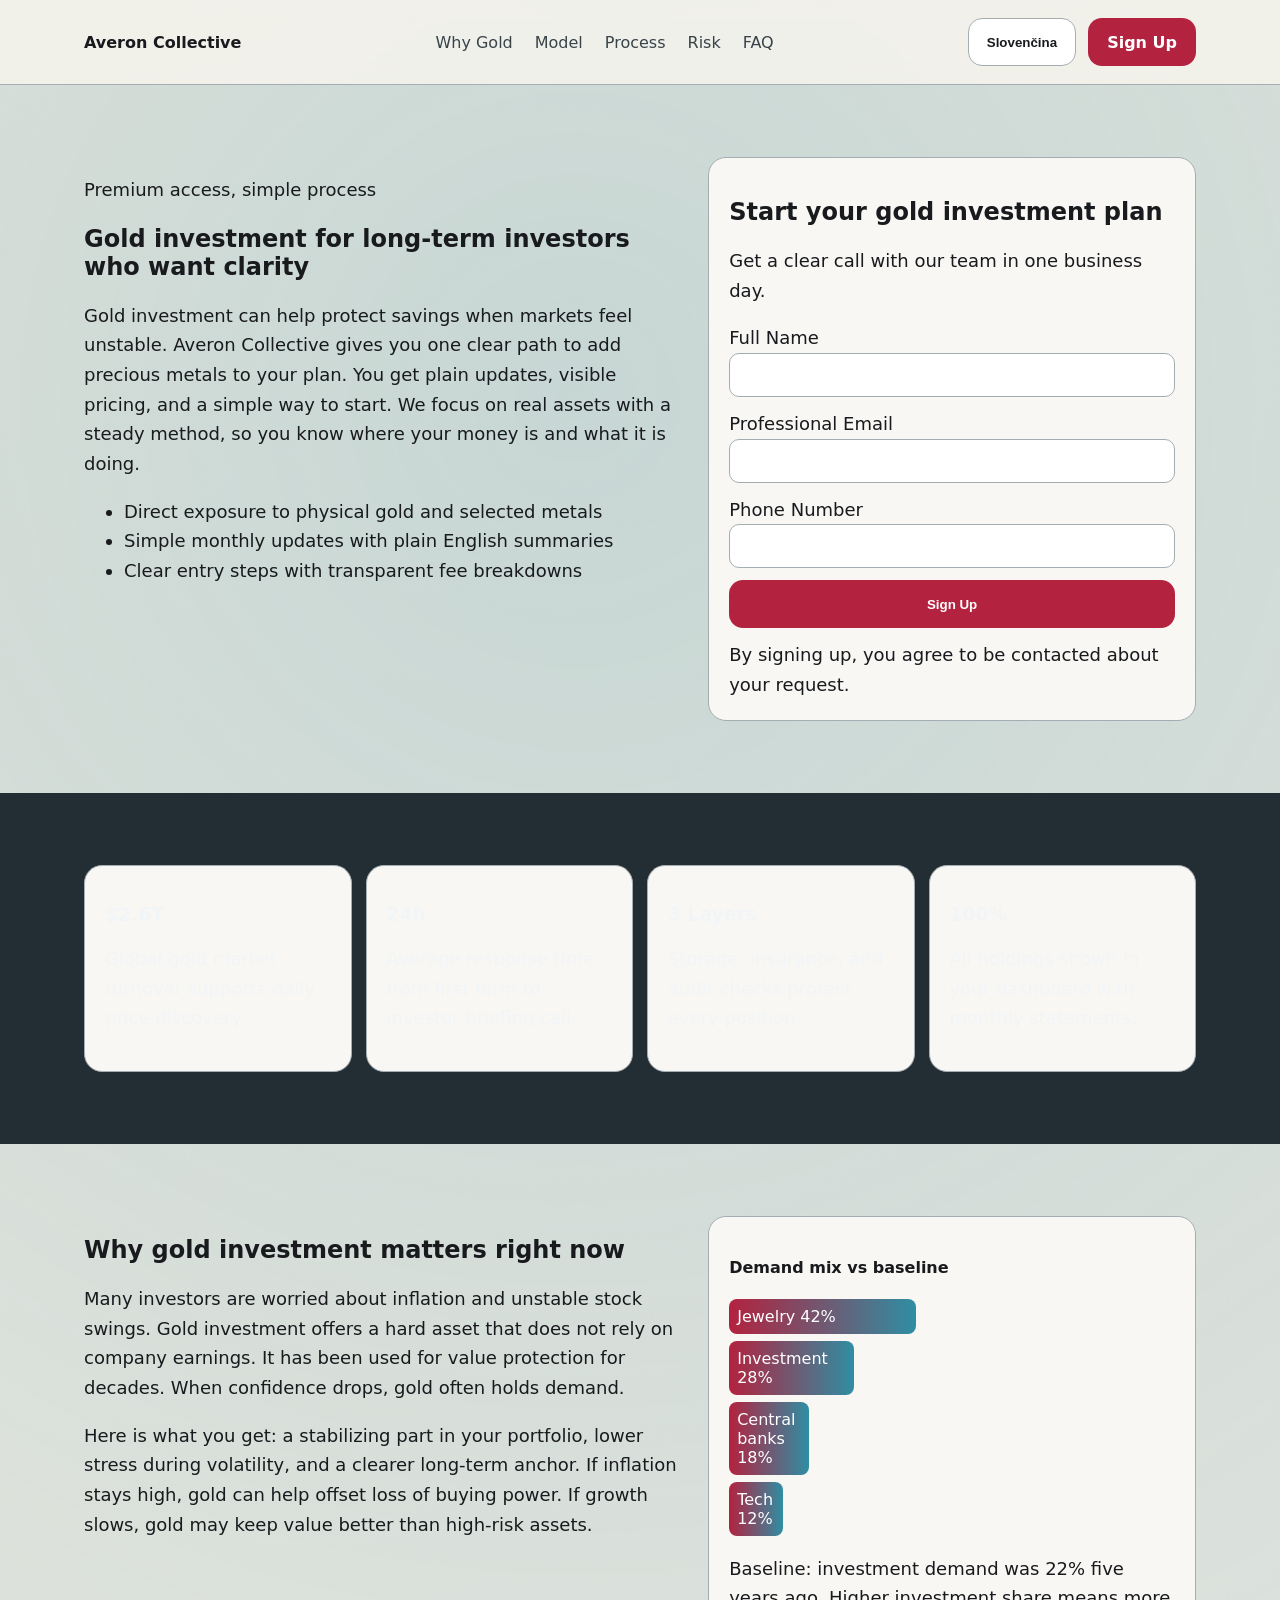
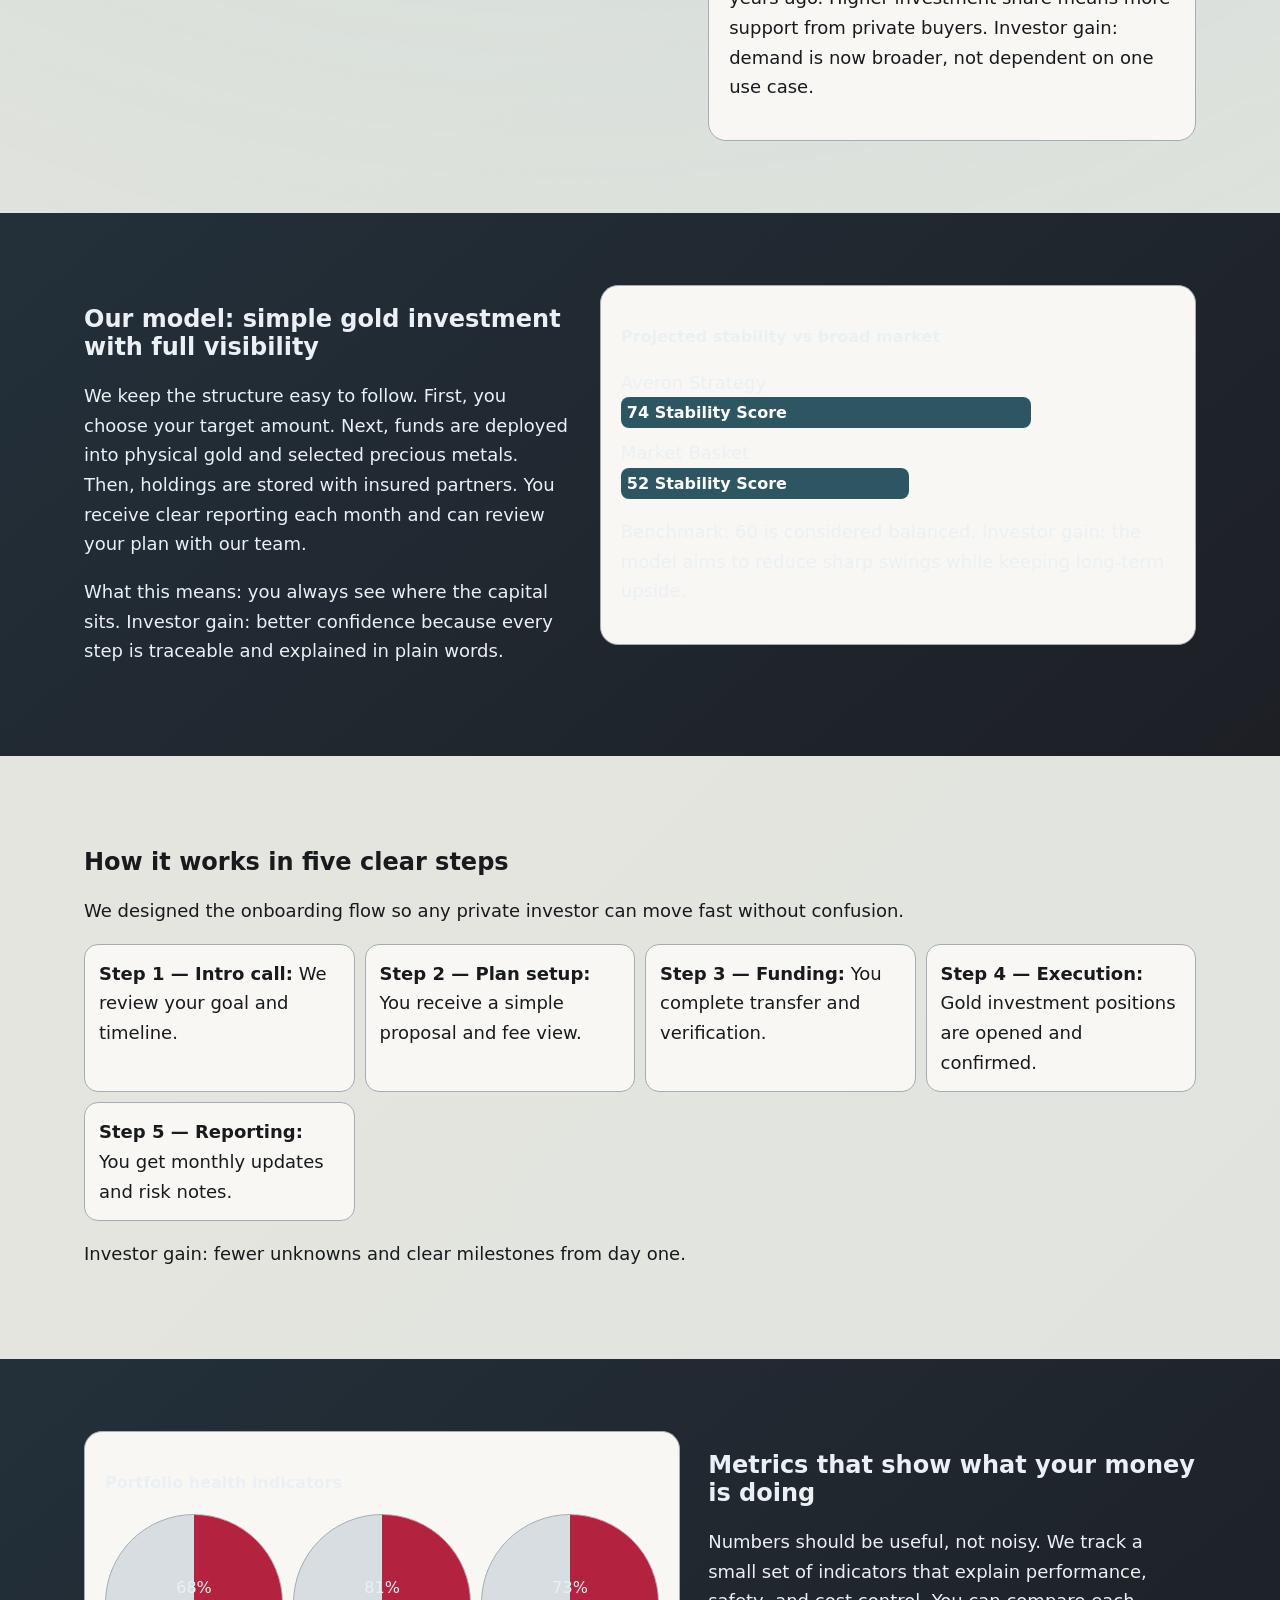
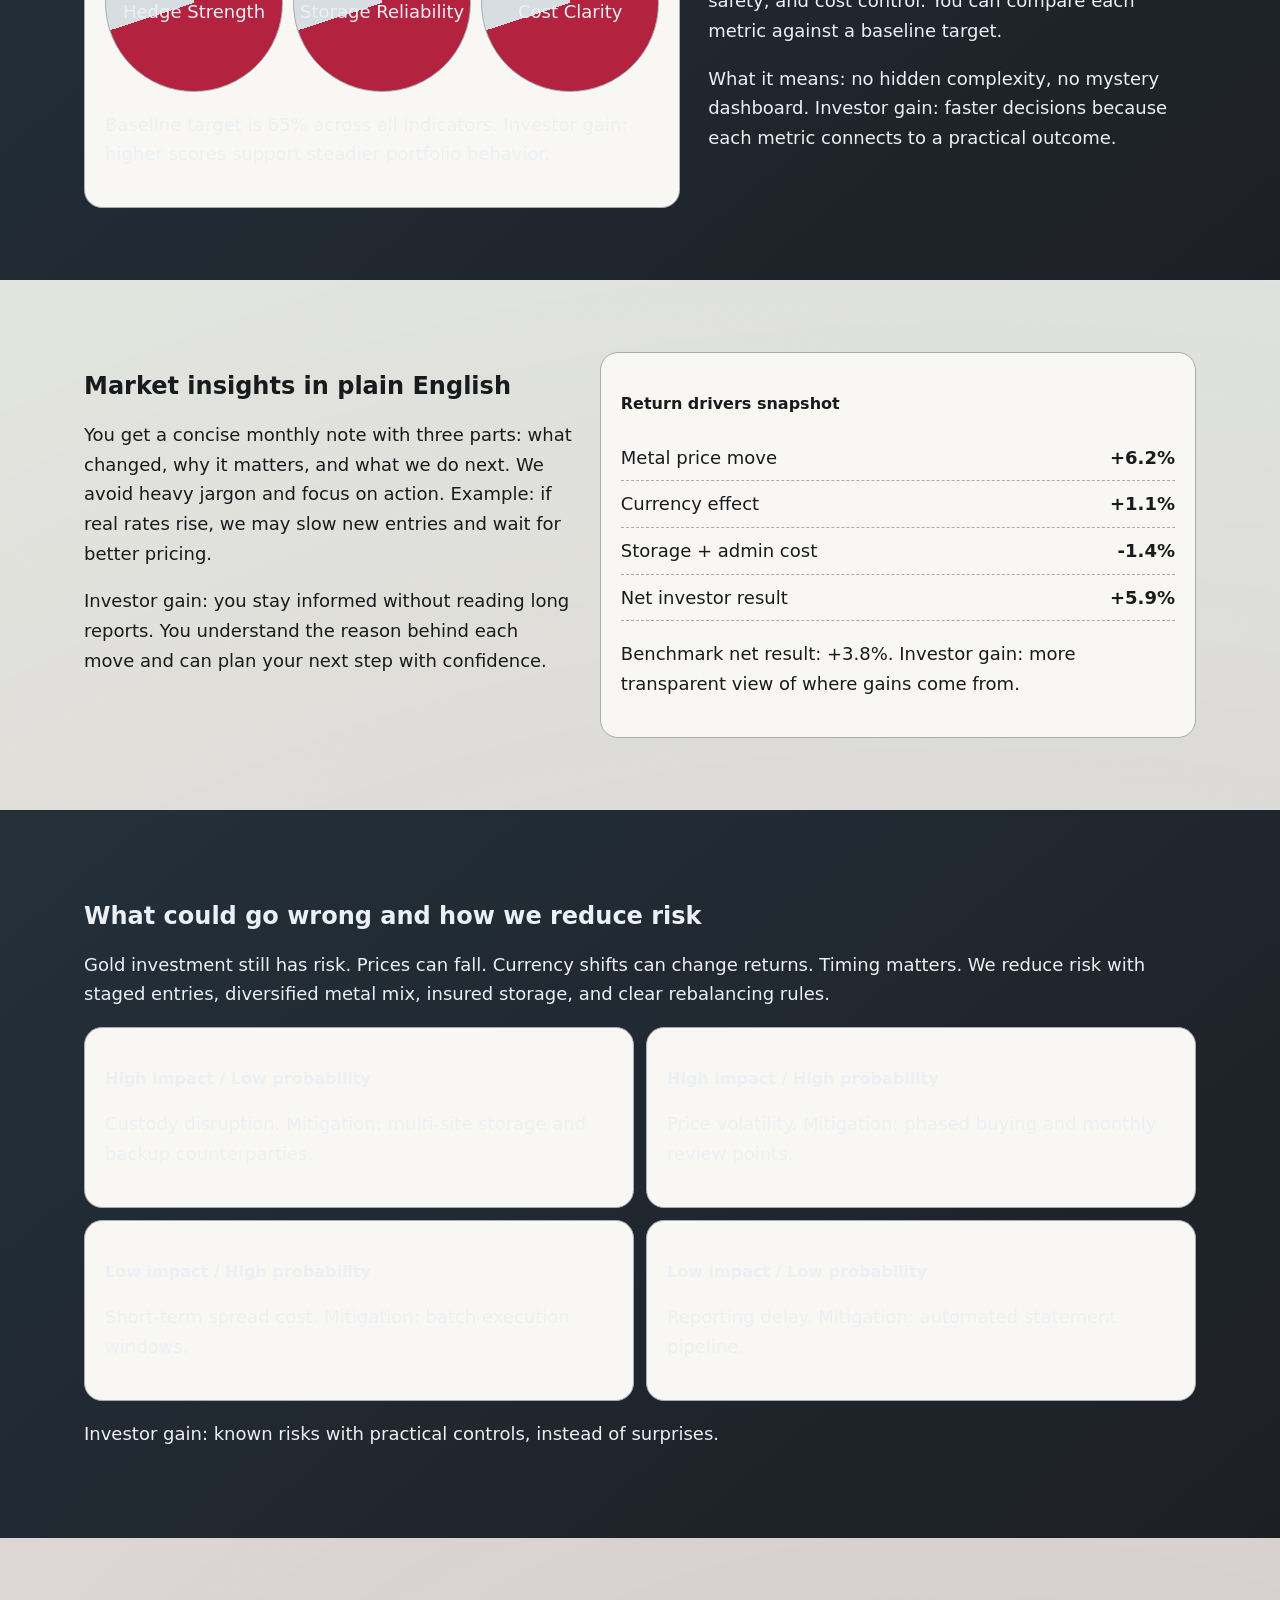
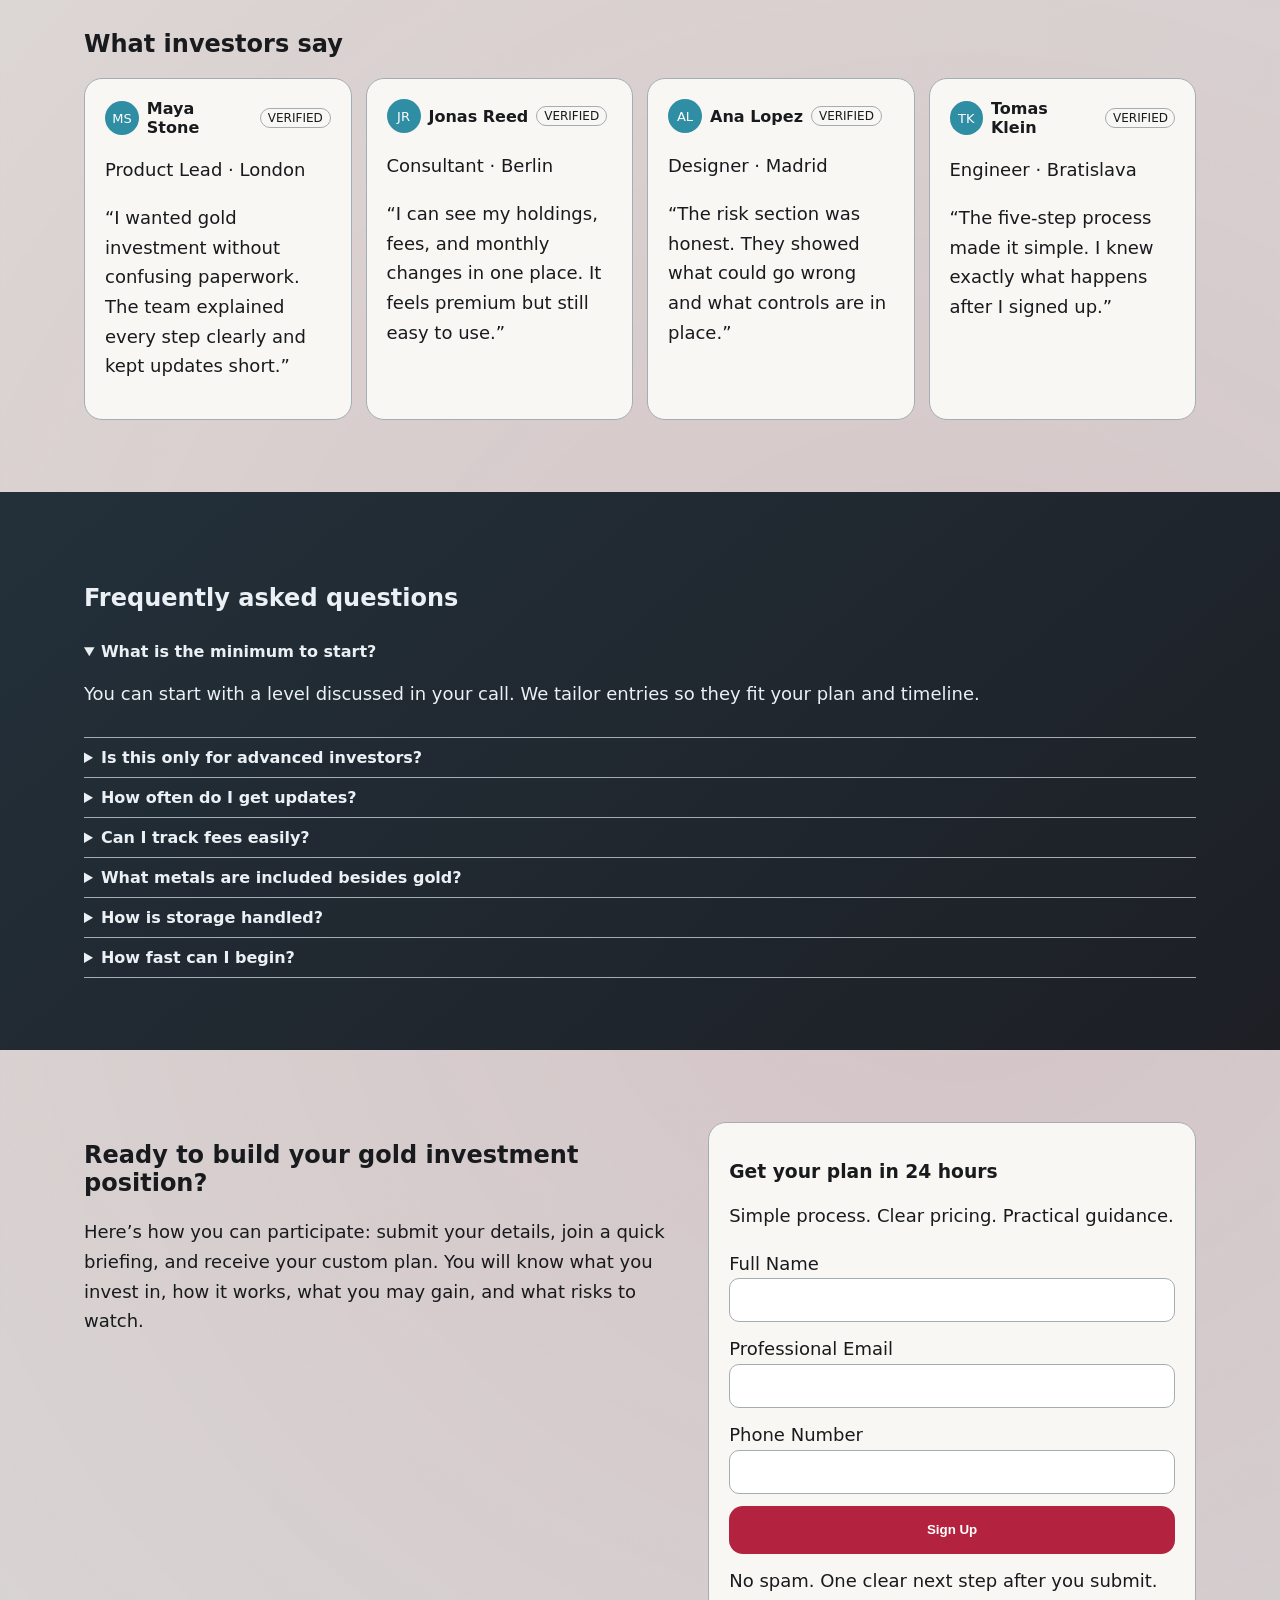
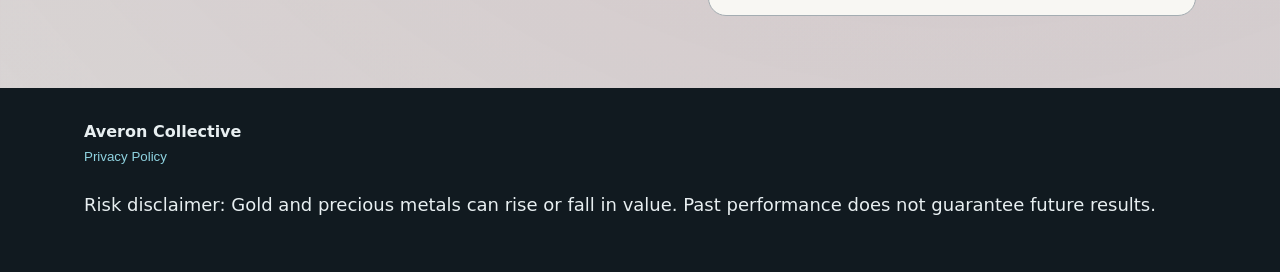
<file: sk/index.html>
<!DOCTYPE html>
<html lang="en">
<head>
  <meta charset="UTF-8" />
  <meta name="viewport" content="width=device-width, initial-scale=1.0" />
  <title>Averon Collective | Gold Investment Platform (Slovenčina)</title>
  <meta name="description" content="Averon Collective explains gold investment in simple English with clear process, risk notes, and investor-ready signup flow for Slovenčina page." />
  <link rel="canonical" href="https://averoncollective.com/sk/index.html" />
  <link rel="alternate" hreflang="en" href="https://averoncollective.com/index.html" />
  <link rel="alternate" hreflang="de" href="https://averoncollective.com/de/index.html" />
  <link rel="alternate" hreflang="fr" href="https://averoncollective.com/fr/index.html" />
  <link rel="alternate" hreflang="es" href="https://averoncollective.com/es/index.html" />
  <link rel="alternate" hreflang="it" href="https://averoncollective.com/it/index.html" />
  <link rel="alternate" hreflang="tr" href="https://averoncollective.com/tr/index.html" />
  <link rel="alternate" hreflang="pt" href="https://averoncollective.com/pt/index.html" />
  <link rel="alternate" hreflang="ja" href="https://averoncollective.com/jp/index.html" />
  <link rel="alternate" hreflang="sk" href="https://averoncollective.com/sk/index.html" />
  <link rel="alternate" hreflang="nl-BE" href="https://averoncollective.com/be/index.html" />
  <link rel="alternate" hreflang="x-default" href="https://averoncollective.com/index.html" />
  <meta property="og:type" content="website" />
  <meta property="og:title" content="Averon Collective | Gold Investment Platform (Slovenčina)" />
  <meta property="og:description" content="Averon Collective explains gold investment in simple English with clear process, risk notes, and investor-ready signup flow for Slovenčina page." />
  <meta property="og:url" content="https://averoncollective.com/sk/index.html" />
  <meta property="og:image" content="https://averoncollective.com/assets/img/og-cover.jpg" />
  <meta name="twitter:card" content="summary_large_image" />
  <meta name="twitter:title" content="Averon Collective | Gold Investment Platform (Slovenčina)" />
  <meta name="twitter:description" content="Averon Collective explains gold investment in simple English with clear process, risk notes, and investor-ready signup flow for Slovenčina page." />
  <meta name="twitter:image" content="https://averoncollective.com/assets/img/og-cover.jpg" />
  <link rel="stylesheet" href="../assets/style.css" />
</head>
<svg width="0" height="0" aria-hidden="true" class="flag-sprite"><symbol id="flag-uk" viewBox="0 0 24 16"><rect width="24" height="16" fill="#1e3a8a"/><path d="M0 0l24 16M24 0L0 16" stroke="#fff" stroke-width="4"/><path d="M0 0l24 16M24 0L0 16" stroke="#dc2626" stroke-width="2"/><path d="M12 0v16M0 8h24" stroke="#fff" stroke-width="6"/><path d="M12 0v16M0 8h24" stroke="#dc2626" stroke-width="3"/></symbol><symbol id="flag-de" viewBox="0 0 24 16"><rect width="24" height="16" fill="#000"/><rect y="5.33" width="24" height="5.33" fill="#dc2626"/><rect y="10.66" width="24" height="5.34" fill="#f59e0b"/></symbol><symbol id="flag-fr" viewBox="0 0 24 16"><rect width="8" height="16" fill="#1d4ed8"/><rect x="8" width="8" height="16" fill="#fff"/><rect x="16" width="8" height="16" fill="#dc2626"/></symbol><symbol id="flag-es" viewBox="0 0 24 16"><rect width="24" height="16" fill="#dc2626"/><rect y="4" width="24" height="8" fill="#facc15"/></symbol><symbol id="flag-it" viewBox="0 0 24 16"><rect width="8" height="16" fill="#16a34a"/><rect x="8" width="8" height="16" fill="#fff"/><rect x="16" width="8" height="16" fill="#dc2626"/></symbol><symbol id="flag-tr" viewBox="0 0 24 16"><rect width="24" height="16" fill="#dc2626"/><circle cx="10" cy="8" r="4" fill="#fff"/><circle cx="11" cy="8" r="3" fill="#dc2626"/><circle cx="15.2" cy="8" r="1.4" fill="#fff"/></symbol><symbol id="flag-pt" viewBox="0 0 24 16"><rect width="10" height="16" fill="#166534"/><rect x="10" width="14" height="16" fill="#dc2626"/></symbol><symbol id="flag-jp" viewBox="0 0 24 16"><rect width="24" height="16" fill="#fff"/><circle cx="12" cy="8" r="4" fill="#dc2626"/></symbol><symbol id="flag-sk" viewBox="0 0 24 16"><rect width="24" height="16" fill="#fff"/><rect y="5.33" width="24" height="5.33" fill="#2563eb"/><rect y="10.66" width="24" height="5.34" fill="#dc2626"/></symbol><symbol id="flag-be" viewBox="0 0 24 16"><rect width="8" height="16" fill="#111827"/><rect x="8" width="8" height="16" fill="#facc15"/><rect x="16" width="8" height="16" fill="#dc2626"/></symbol></svg>
<body data-active-lang="Slovenčina">
  <header class="site-header">
    <div class="container header-inner">
      <a href="../index.html" class="brand">Averon Collective</a>
      <nav class="main-nav" aria-label="Main navigation">
        <a href="#why">Why Gold</a>
        <a href="#model">Model</a>
        <a href="#process">Process</a>
        <a href="#risk">Risk</a>
        <a href="#faq">FAQ</a>
      </nav>
      <div class="header-actions">
        <div class="lang-dropdown" data-dropdown>
          <button class="btn lang-btn" aria-haspopup="true" aria-expanded="false" data-dropdown-trigger>Slovenčina</button>
          <ul class="lang-menu" data-dropdown-menu>
            <li><a href="../index.html"><svg class="flag"><use href="#flag-uk"></use></svg>English</a></li>
            <li><a href="../de/index.html"><svg class="flag"><use href="#flag-de"></use></svg>Deutsch</a></li>
            <li><a href="../fr/index.html"><svg class="flag"><use href="#flag-fr"></use></svg>Français</a></li>
            <li><a href="../es/index.html"><svg class="flag"><use href="#flag-es"></use></svg>Español</a></li>
            <li><a href="../it/index.html"><svg class="flag"><use href="#flag-it"></use></svg>Italiano</a></li>
            <li><a href="../tr/index.html"><svg class="flag"><use href="#flag-tr"></use></svg>Türkçe</a></li>
            <li><a href="../pt/index.html"><svg class="flag"><use href="#flag-pt"></use></svg>Português</a></li>
            <li><a href="../jp/index.html"><svg class="flag"><use href="#flag-jp"></use></svg>日本語</a></li>
            <li><a href="../sk/index.html"><svg class="flag"><use href="#flag-sk"></use></svg>Slovenčina</a></li>
            <li><a href="../be/index.html"><svg class="flag"><use href="#flag-be"></use></svg>Belgium</a></li>
          </ul>
        </div>
        <a href="#lead" class="btn cta-btn">Sign Up</a>
      </div>
      <button class="burger" aria-label="Open menu" aria-expanded="false" aria-controls="mobile-drawer">☰</button>
    </div>
  </header>

  <aside class="mobile-drawer" id="mobile-drawer" aria-hidden="true" tabindex="-1">
    <button class="drawer-close" aria-label="Close menu">✕</button>
    <nav class="drawer-nav">
      <a href="#why">Why Gold</a><a href="#model">Model</a><a href="#process">Process</a><a href="#risk">Risk</a><a href="#faq">FAQ</a>
    </nav>
    <div class="lang-dropdown" data-dropdown>
      <button class="btn lang-btn" aria-haspopup="true" aria-expanded="false" data-dropdown-trigger>Slovenčina</button>
      <ul class="lang-menu" data-dropdown-menu>
        <li><a href="../index.html"><svg class="flag"><use href="#flag-uk"></use></svg>English</a></li><li><a href="../de/index.html"><svg class="flag"><use href="#flag-de"></use></svg>Deutsch</a></li><li><a href="../fr/index.html"><svg class="flag"><use href="#flag-fr"></use></svg>Français</a></li><li><a href="../es/index.html"><svg class="flag"><use href="#flag-es"></use></svg>Español</a></li><li><a href="../it/index.html"><svg class="flag"><use href="#flag-it"></use></svg>Italiano</a></li><li><a href="../tr/index.html"><svg class="flag"><use href="#flag-tr"></use></svg>Türkçe</a></li><li><a href="../pt/index.html"><svg class="flag"><use href="#flag-pt"></use></svg>Português</a></li><li><a href="../jp/index.html"><svg class="flag"><use href="#flag-jp"></use></svg>日本語</a></li><li><a href="../sk/index.html"><svg class="flag"><use href="#flag-sk"></use></svg>Slovenčina</a></li><li><a href="../be/index.html"><svg class="flag"><use href="#flag-be"></use></svg>Belgium</a></li>
      </ul>
    </div>
    <a href="#lead" class="btn cta-btn">Sign Up</a>
  </aside>
  <div class="drawer-backdrop"></div>

  <main>
    <section class="hero section">
      <div class="container hero-grid">
        <div>
          <p class="eyebrow">Premium access, simple process</p>
          <h1>Gold investment for long-term investors who want clarity</h1>
          <p>Gold investment can help protect savings when markets feel unstable. Averon Collective gives you one clear path to add precious metals to your plan. You get plain updates, visible pricing, and a simple way to start. We focus on real assets with a steady method, so you know where your money is and what it is doing.</p>
          <ul>
            <li>Direct exposure to physical gold and selected metals</li>
            <li>Simple monthly updates with plain English summaries</li>
            <li>Clear entry steps with transparent fee breakdowns</li>
          </ul>
        </div>
        <div class="form-card" id="lead">
          <h2>Start your gold investment plan</h2>
          <p>Get a clear call with our team in one business day.</p>
          <form>
            <label>Full Name<input type="text" required /></label>
            <label>Professional Email<input type="email" required /></label>
            <label>Phone Number<input type="tel" required /></label>
            <button type="submit" class="btn cta-btn">Sign Up</button>
            <small>By signing up, you agree to be contacted about your request.</small>
          </form>
        </div>
      </div>
    </section>

    <section class="kpi-strip section">
      <div class="container kpi-grid">
        <article><h3>$2.6T</h3><p>Global gold market turnover supports daily price discovery.</p></article>
        <article><h3>24h</h3><p>Average response time from first form to investor briefing call.</p></article>
        <article><h3>3 Layers</h3><p>Storage, insurance, and audit checks protect every position.</p></article>
        <article><h3>100%</h3><p>All holdings shown in your dashboard with monthly statements.</p></article>
      </div>
    </section>

    <section class="section" id="why">
      <div class="container split">
        <div>
          <h2>Why gold investment matters right now</h2>
          <p>Many investors are worried about inflation and unstable stock swings. Gold investment offers a hard asset that does not rely on company earnings. It has been used for value protection for decades. When confidence drops, gold often holds demand.</p>
          <p>Here is what you get: a stabilizing part in your portfolio, lower stress during volatility, and a clearer long-term anchor. If inflation stays high, gold can help offset loss of buying power. If growth slows, gold may keep value better than high-risk assets.</p>
        </div>
        <div class="viz-card">
          <h4>Demand mix vs baseline</h4>
          <div class="stacked-bars"><span style="--w:42%">Jewelry 42%</span><span style="--w:28%">Investment 28%</span><span style="--w:18%">Central banks 18%</span><span style="--w:12%">Tech 12%</span></div>
          <p>Baseline: investment demand was 22% five years ago. Higher investment share means more support from private buyers. Investor gain: demand is now broader, not dependent on one use case.</p>
        </div>
      </div>
    </section>

    <section class="section alt" id="model">
      <div class="container split reverse">
        <div>
          <h2>Our model: simple gold investment with full visibility</h2>
          <p>We keep the structure easy to follow. First, you choose your target amount. Next, funds are deployed into physical gold and selected precious metals. Then, holdings are stored with insured partners. You receive clear reporting each month and can review your plan with our team.</p>
          <p>What this means: you always see where the capital sits. Investor gain: better confidence because every step is traceable and explained in plain words.</p>
        </div>
        <div class="viz-card dual-bars">
          <h4>Projected stability vs broad market</h4>
          <div class="row"><label>Averon Strategy</label><b style="--w:74%">74 Stability Score</b></div>
          <div class="row"><label>Market Basket</label><b style="--w:52%">52 Stability Score</b></div>
          <p>Benchmark: 60 is considered balanced. Investor gain: the model aims to reduce sharp swings while keeping long-term upside.</p>
        </div>
      </div>
    </section>

    <section class="section" id="process">
      <div class="container">
        <h2>How it works in five clear steps</h2>
        <p>We designed the onboarding flow so any private investor can move fast without confusion.</p>
        <ol class="timeline">
          <li><strong>Step 1 — Intro call:</strong> We review your goal and timeline.</li>
          <li><strong>Step 2 — Plan setup:</strong> You receive a simple proposal and fee view.</li>
          <li><strong>Step 3 — Funding:</strong> You complete transfer and verification.</li>
          <li><strong>Step 4 — Execution:</strong> Gold investment positions are opened and confirmed.</li>
          <li><strong>Step 5 — Reporting:</strong> You get monthly updates and risk notes.</li>
        </ol>
        <p>Investor gain: fewer unknowns and clear milestones from day one.</p>
      </div>
    </section>

    <section class="section alt" id="metrics">
      <div class="container split">
        <div class="viz-card rings">
          <h4>Portfolio health indicators</h4>
          <div class="ring-grid">
            <div><span>68%</span><small>Hedge Strength</small></div>
            <div><span>81%</span><small>Storage Reliability</small></div>
            <div><span>73%</span><small>Cost Clarity</small></div>
          </div>
          <p>Baseline target is 65% across all indicators. Investor gain: higher scores support steadier portfolio behavior.</p>
        </div>
        <div>
          <h2>Metrics that show what your money is doing</h2>
          <p>Numbers should be useful, not noisy. We track a small set of indicators that explain performance, safety, and cost control. You can compare each metric against a baseline target.</p>
          <p>What it means: no hidden complexity, no mystery dashboard. Investor gain: faster decisions because each metric connects to a practical outcome.</p>
        </div>
      </div>
    </section>

    <section class="section" id="insights">
      <div class="container split reverse">
        <div>
          <h2>Market insights in plain English</h2>
          <p>You get a concise monthly note with three parts: what changed, why it matters, and what we do next. We avoid heavy jargon and focus on action. Example: if real rates rise, we may slow new entries and wait for better pricing.</p>
          <p>Investor gain: you stay informed without reading long reports. You understand the reason behind each move and can plan your next step with confidence.</p>
        </div>
        <div class="viz-card waterfall">
          <h4>Return drivers snapshot</h4>
          <ul>
            <li><span>Metal price move</span><b>+6.2%</b></li>
            <li><span>Currency effect</span><b>+1.1%</b></li>
            <li><span>Storage + admin cost</span><b>-1.4%</b></li>
            <li><span>Net investor result</span><b>+5.9%</b></li>
          </ul>
          <p>Benchmark net result: +3.8%. Investor gain: more transparent view of where gains come from.</p>
        </div>
      </div>
    </section>

    <section class="section alt" id="risk">
      <div class="container">
        <h2>What could go wrong and how we reduce risk</h2>
        <p>Gold investment still has risk. Prices can fall. Currency shifts can change returns. Timing matters. We reduce risk with staged entries, diversified metal mix, insured storage, and clear rebalancing rules.</p>
        <div class="risk-matrix">
          <article><h4>High impact / Low probability</h4><p>Custody disruption. Mitigation: multi-site storage and backup counterparties.</p></article>
          <article><h4>High impact / High probability</h4><p>Price volatility. Mitigation: phased buying and monthly review points.</p></article>
          <article><h4>Low impact / High probability</h4><p>Short-term spread cost. Mitigation: batch execution windows.</p></article>
          <article><h4>Low impact / Low probability</h4><p>Reporting delay. Mitigation: automated statement pipeline.</p></article>
        </div>
        <p>Investor gain: known risks with practical controls, instead of surprises.</p>
      </div>
    </section>

    <section class="section" id="reviews">
      <div class="container">
        <h2>What investors say</h2>
        <div class="reviews-grid">
          <article><div class="review-head"><span class="avatar">MS</span><b>Maya Stone</b><em>VERIFIED</em></div><p class="meta">Product Lead · London</p><p>“I wanted gold investment without confusing paperwork. The team explained every step clearly and kept updates short.”</p></article>
          <article><div class="review-head"><span class="avatar">JR</span><b>Jonas Reed</b><em>VERIFIED</em></div><p class="meta">Consultant · Berlin</p><p>“I can see my holdings, fees, and monthly changes in one place. It feels premium but still easy to use.”</p></article>
          <article><div class="review-head"><span class="avatar">AL</span><b>Ana Lopez</b><em>VERIFIED</em></div><p class="meta">Designer · Madrid</p><p>“The risk section was honest. They showed what could go wrong and what controls are in place.”</p></article>
          <article><div class="review-head"><span class="avatar">TK</span><b>Tomas Klein</b><em>VERIFIED</em></div><p class="meta">Engineer · Bratislava</p><p>“The five-step process made it simple. I knew exactly what happens after I signed up.”</p></article>
        </div>
      </div>
    </section>

    <section class="section alt" id="faq">
      <div class="container">
        <h2>Frequently asked questions</h2>
        <div class="faq-list">
          <details open><summary>What is the minimum to start?</summary><p>You can start with a level discussed in your call. We tailor entries so they fit your plan and timeline.</p></details>
          <details><summary>Is this only for advanced investors?</summary><p>No. This is built for regular long-term investors who want clear guidance and clear reporting.</p></details>
          <details><summary>How often do I get updates?</summary><p>You receive monthly updates and can request extra reviews when market conditions change.</p></details>
          <details><summary>Can I track fees easily?</summary><p>Yes. Fees are shown before you start and reported in plain terms each month.</p></details>
          <details><summary>What metals are included besides gold?</summary><p>Depending on market setup, we may include silver or platinum in controlled weights.</p></details>
          <details><summary>How is storage handled?</summary><p>Assets are stored with insured custody partners and checked through scheduled audits.</p></details>
          <details><summary>How fast can I begin?</summary><p>Most investors complete onboarding in a few business days after the first call.</p></details>
        </div>
      </div>
    </section>

    <section class="section final-cta">
      <div class="container split">
        <div>
          <h2>Ready to build your gold investment position?</h2>
          <p>Here’s how you can participate: submit your details, join a quick briefing, and receive your custom plan. You will know what you invest in, how it works, what you may gain, and what risks to watch.</p>
        </div>
        <div class="form-card">
          <h3>Get your plan in 24 hours</h3>
          <p>Simple process. Clear pricing. Practical guidance.</p>
          <form>
            <label>Full Name<input type="text" required /></label>
            <label>Professional Email<input type="email" required /></label>
            <label>Phone Number<input type="tel" required /></label>
            <button type="submit" class="btn cta-btn">Sign Up</button>
            <small>No spam. One clear next step after you submit.</small>
          </form>
        </div>
      </div>
    </section>
  </main>

  <footer class="site-footer">
    <div class="container footer-inner">
      <strong>Averon Collective</strong>
      <button class="privacy-link" data-open-modal>Privacy Policy</button>
      <p>Risk disclaimer: Gold and precious metals can rise or fall in value. Past performance does not guarantee future results.</p>
    </div>
  </footer>

  <div class="modal" id="privacy-modal" aria-hidden="true" role="dialog" aria-modal="true" aria-labelledby="privacy-title">
    <div class="modal-content" tabindex="-1">
      <button class="modal-x" data-close-modal aria-label="Close privacy policy">✕</button>
      <h2 id="privacy-title">Privacy Policy</h2>
      <h3>Introduction</h3><p>We respect your privacy and explain clearly how data is used.</p>
      <h3>Data collection</h3><p>We collect name, email, phone number, and interaction records from forms.</p>
      <h3>Legal basis</h3><p>We process data to answer your request and provide our services.</p>
      <h3>Cookies</h3><p>We use basic cookies for website performance and analytics.</p>
      <h3>Retention</h3><p>We keep records only as long as needed for service and legal obligations.</p>
      <h3>Third-party sharing</h3><p>We share limited data with storage, CRM, and communication partners.</p>
      <h3>Security</h3><p>We use access controls, encrypted systems, and regular security reviews.</p>
      <h3>User rights</h3><p>You can request access, correction, or deletion of your personal data.</p>
      <h3>International transfers</h3><p>Some providers operate globally, with safeguards for data transfer.</p>
      <h3>Industry risk disclosure</h3><p>Investment services include market risk and operational risk. Data helps us provide updates and reduce mistakes.</p>
      <h3>Contact</h3><p>Email: privacy@averoncollective.com</p>
      <div class="modal-footer"><button class="btn" data-close-modal>Close</button></div>
    </div>
  </div>

  <script type="application/ld+json">
  {"@context":"https://schema.org","@graph":[
    {"@type":"Organization","name":"Averon Collective","url":"https://averoncollective.com"},
    {"@type":"WebSite","name":"Averon Collective","url":"https://averoncollective.com"},
    {"@type":"FAQPage","mainEntity":[{"@type":"Question","name":"What is the minimum to start?","acceptedAnswer":{"@type":"Answer","text":"You can start with a level discussed in your call."}}]},
    {"@type":"Review","author":{"@type":"Person","name":"Maya Stone"},"reviewBody":"I wanted gold investment without confusing paperwork.","reviewRating":{"@type":"Rating","ratingValue":"5"}}
  ]}
  </script>
  <script defer src="../assets/app.js"></script>
</body>
</html>
</file>
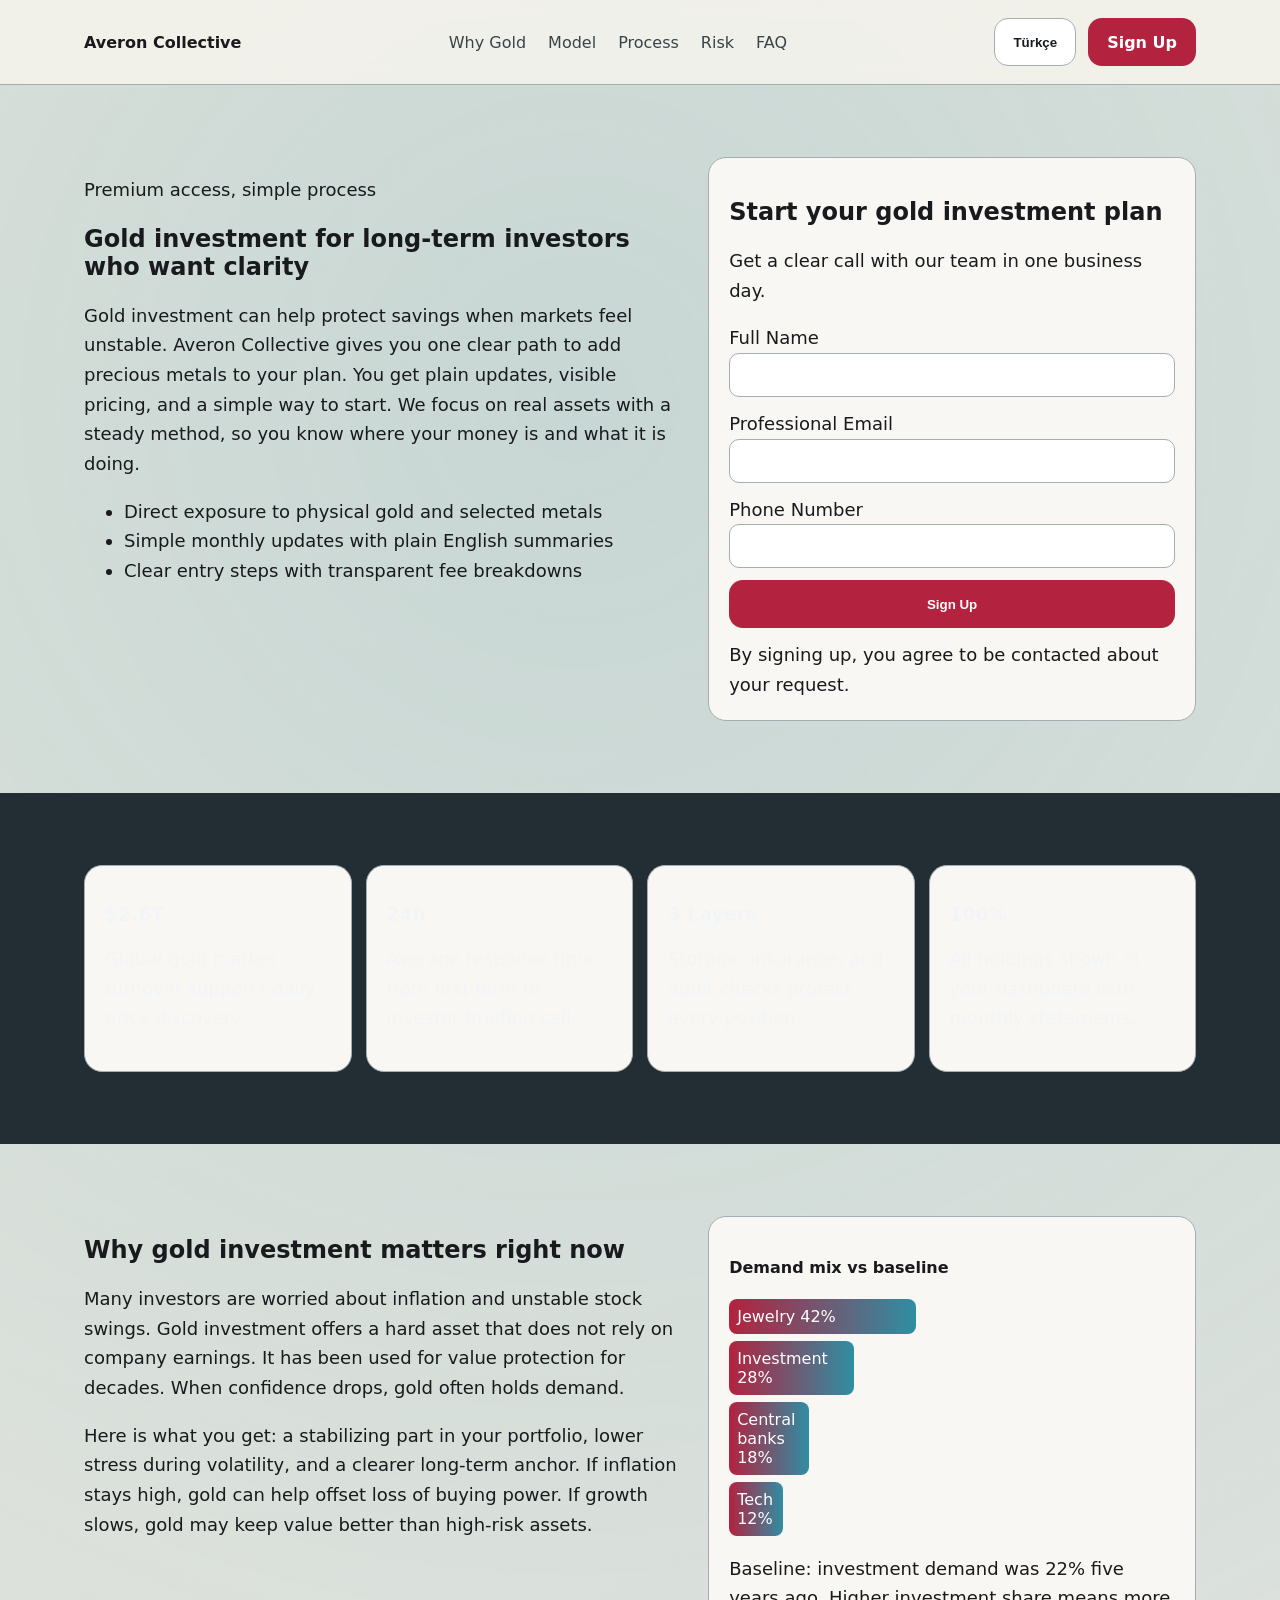
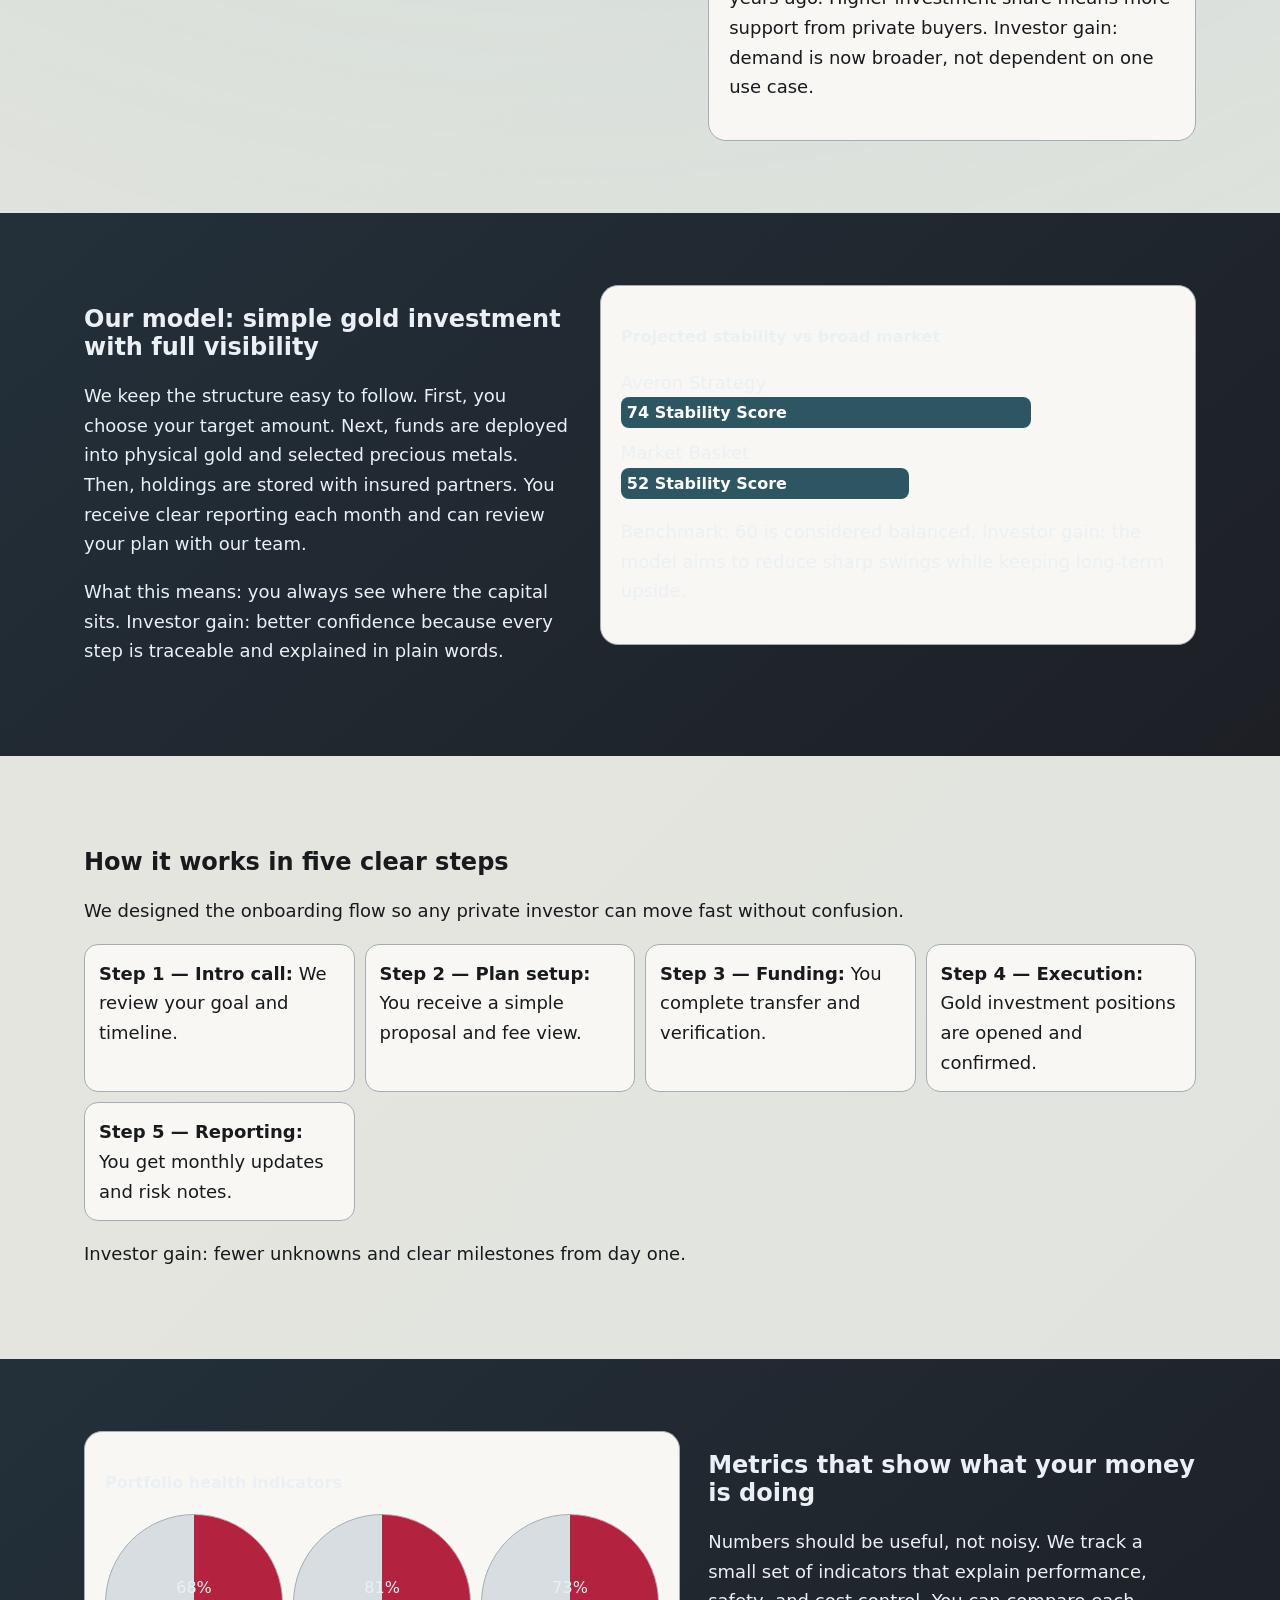
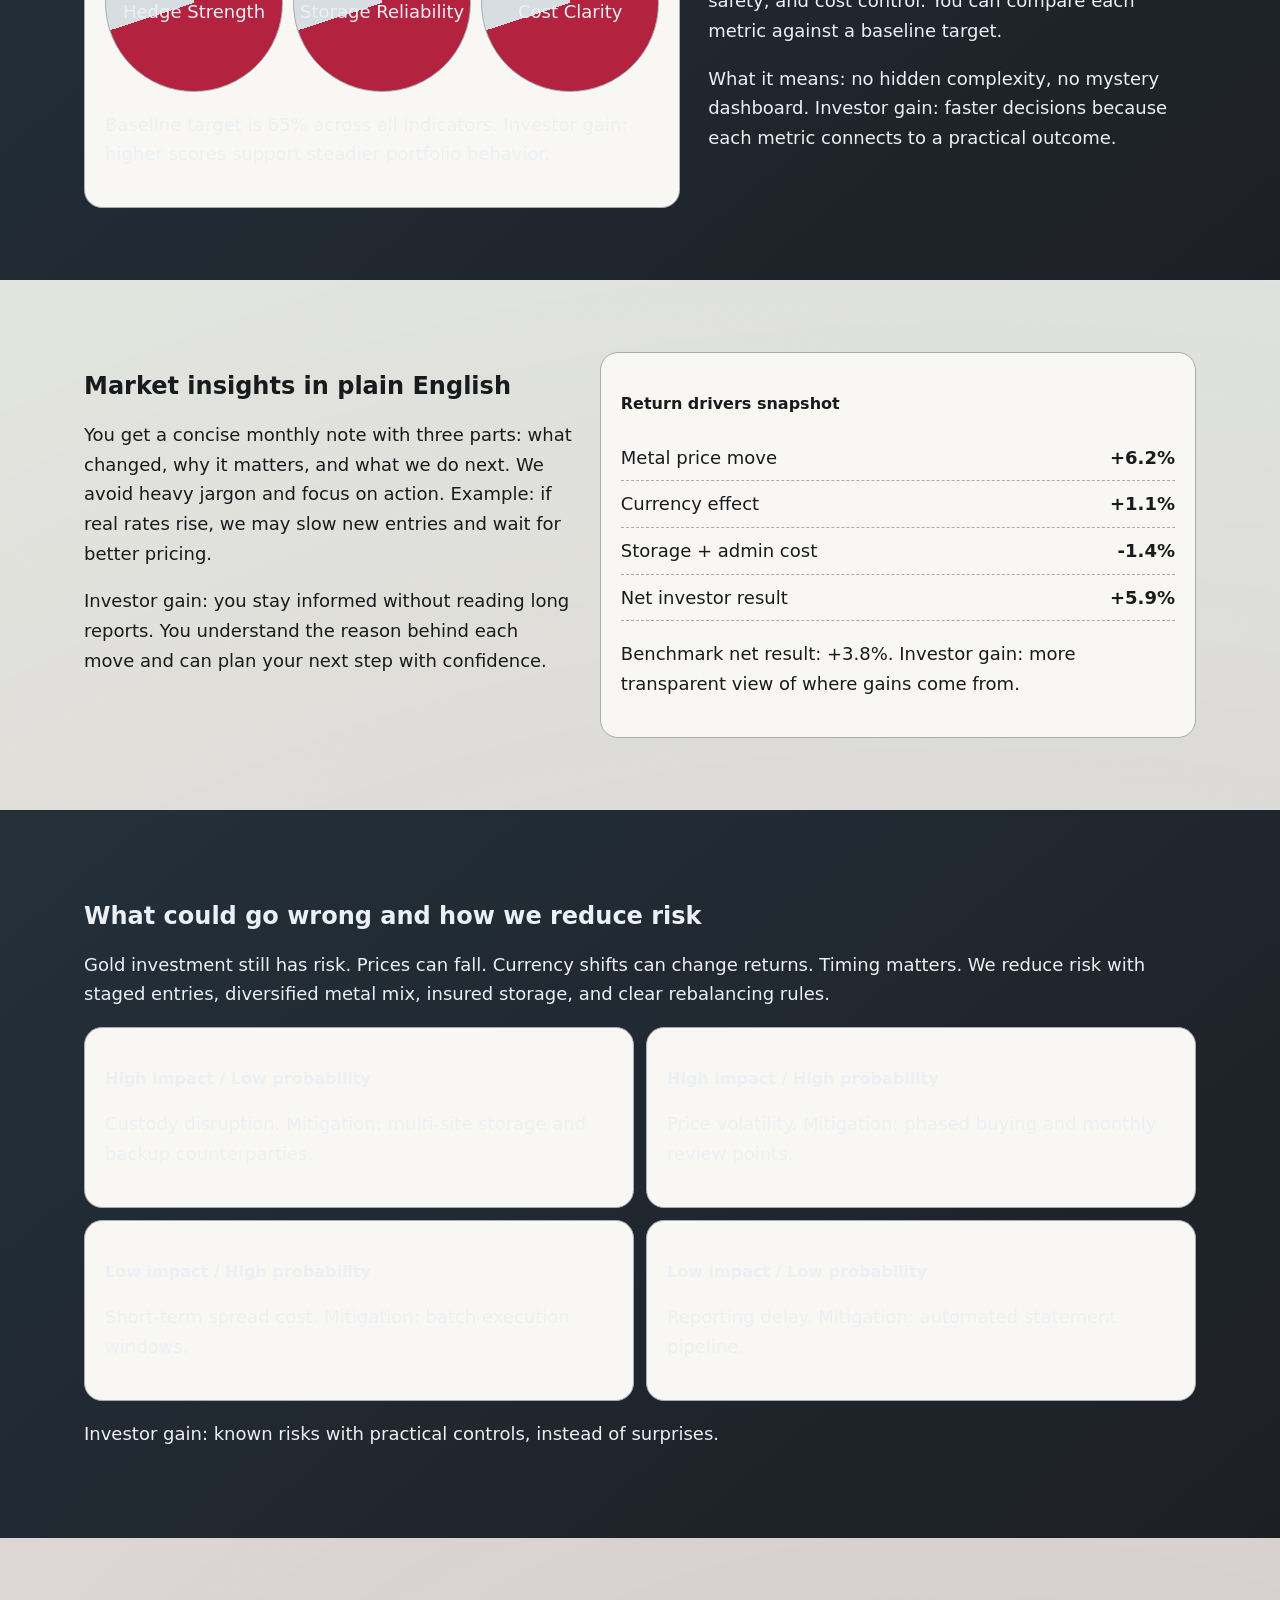
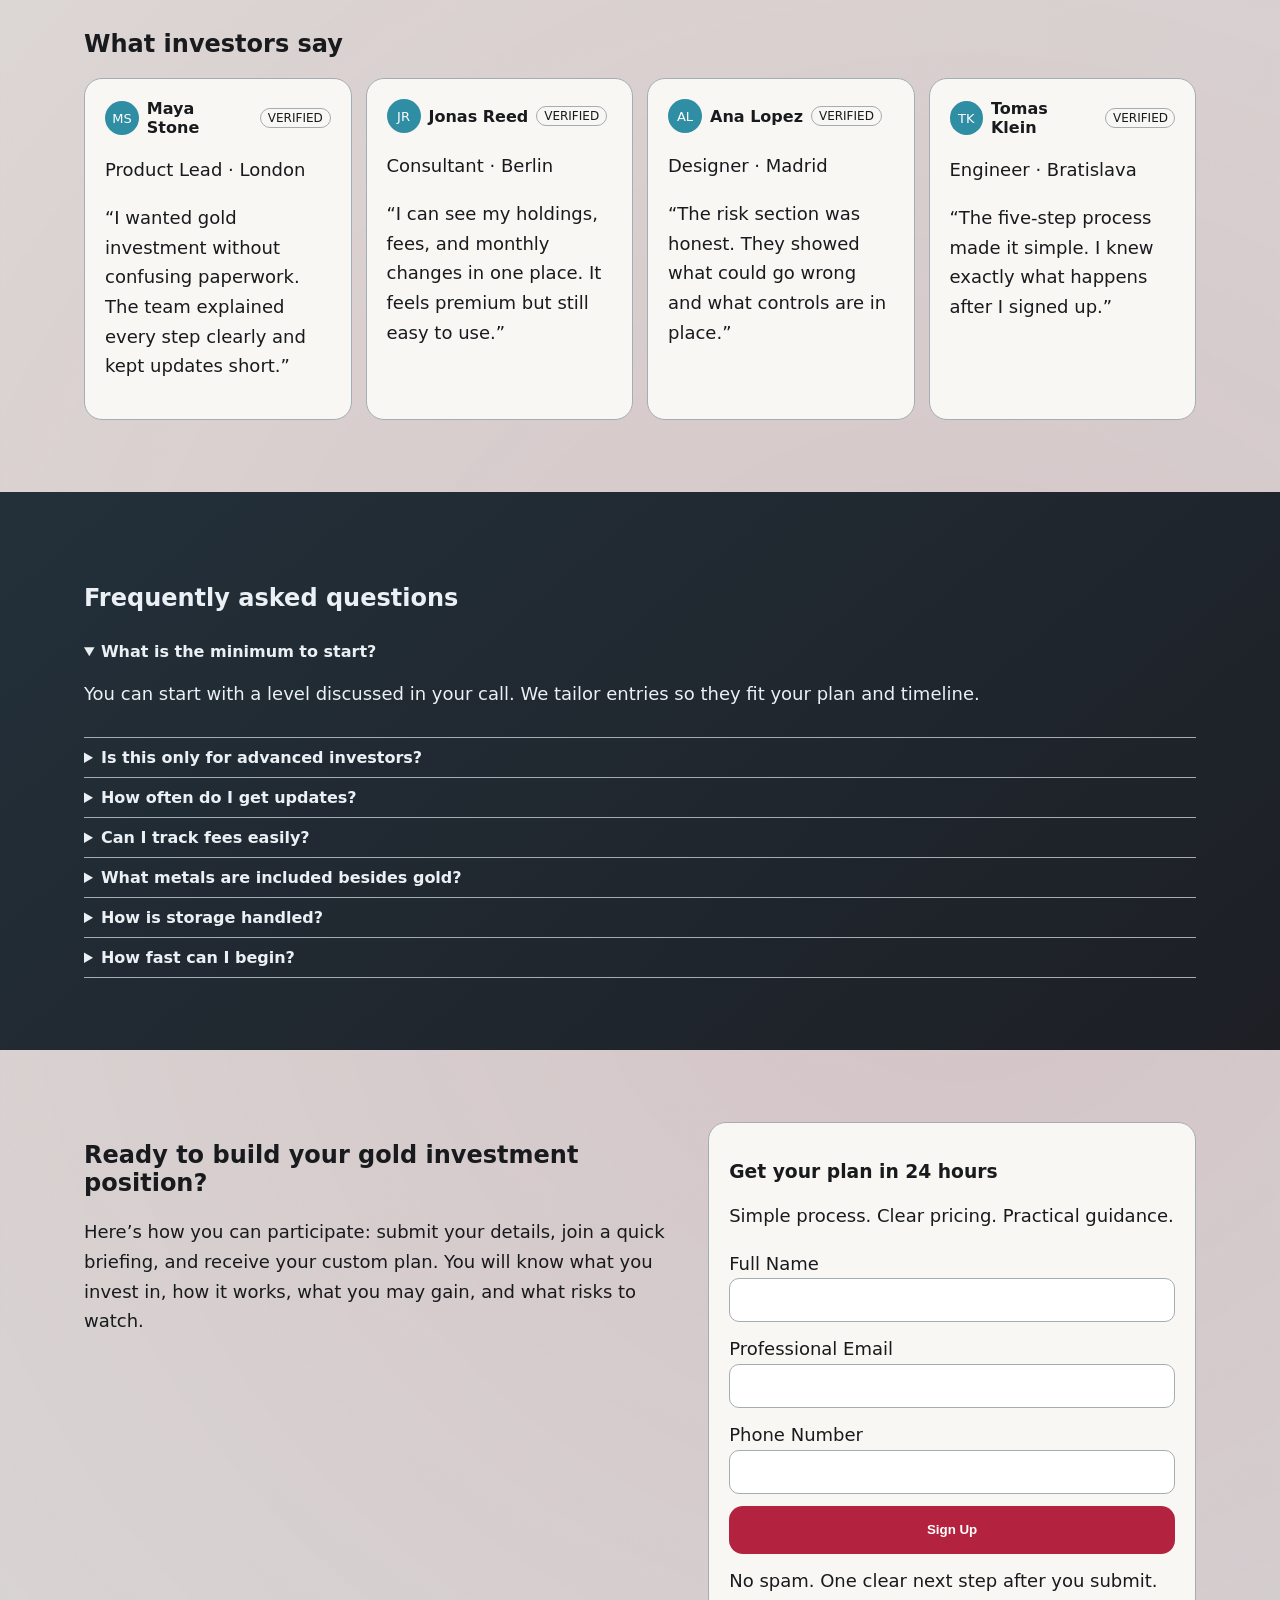
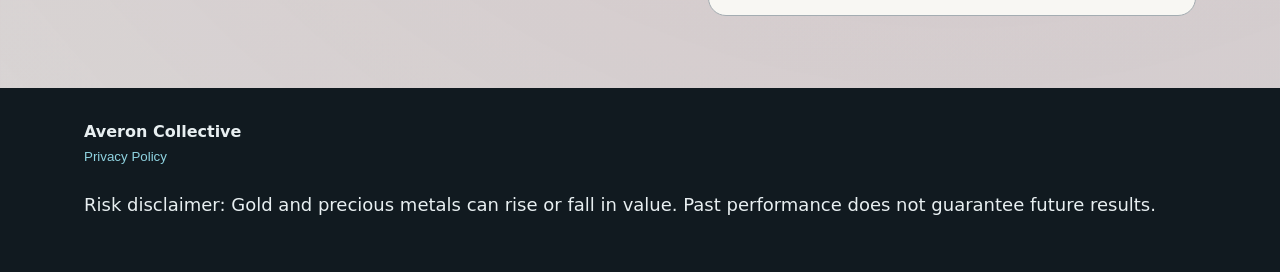
<file: tr/index.html>
<!DOCTYPE html>
<html lang="en">
<head>
  <meta charset="UTF-8" />
  <meta name="viewport" content="width=device-width, initial-scale=1.0" />
  <title>Averon Collective | Gold Investment Platform (Türkçe)</title>
  <meta name="description" content="Averon Collective explains gold investment in simple English with clear process, risk notes, and investor-ready signup flow for Türkçe page." />
  <link rel="canonical" href="https://averoncollective.com/tr/index.html" />
  <link rel="alternate" hreflang="en" href="https://averoncollective.com/index.html" />
  <link rel="alternate" hreflang="de" href="https://averoncollective.com/de/index.html" />
  <link rel="alternate" hreflang="fr" href="https://averoncollective.com/fr/index.html" />
  <link rel="alternate" hreflang="es" href="https://averoncollective.com/es/index.html" />
  <link rel="alternate" hreflang="it" href="https://averoncollective.com/it/index.html" />
  <link rel="alternate" hreflang="tr" href="https://averoncollective.com/tr/index.html" />
  <link rel="alternate" hreflang="pt" href="https://averoncollective.com/pt/index.html" />
  <link rel="alternate" hreflang="ja" href="https://averoncollective.com/jp/index.html" />
  <link rel="alternate" hreflang="sk" href="https://averoncollective.com/sk/index.html" />
  <link rel="alternate" hreflang="nl-BE" href="https://averoncollective.com/be/index.html" />
  <link rel="alternate" hreflang="x-default" href="https://averoncollective.com/index.html" />
  <meta property="og:type" content="website" />
  <meta property="og:title" content="Averon Collective | Gold Investment Platform (Türkçe)" />
  <meta property="og:description" content="Averon Collective explains gold investment in simple English with clear process, risk notes, and investor-ready signup flow for Türkçe page." />
  <meta property="og:url" content="https://averoncollective.com/tr/index.html" />
  <meta property="og:image" content="https://averoncollective.com/assets/img/og-cover.jpg" />
  <meta name="twitter:card" content="summary_large_image" />
  <meta name="twitter:title" content="Averon Collective | Gold Investment Platform (Türkçe)" />
  <meta name="twitter:description" content="Averon Collective explains gold investment in simple English with clear process, risk notes, and investor-ready signup flow for Türkçe page." />
  <meta name="twitter:image" content="https://averoncollective.com/assets/img/og-cover.jpg" />
  <link rel="stylesheet" href="../assets/style.css" />
</head>
<svg width="0" height="0" aria-hidden="true" class="flag-sprite"><symbol id="flag-uk" viewBox="0 0 24 16"><rect width="24" height="16" fill="#1e3a8a"/><path d="M0 0l24 16M24 0L0 16" stroke="#fff" stroke-width="4"/><path d="M0 0l24 16M24 0L0 16" stroke="#dc2626" stroke-width="2"/><path d="M12 0v16M0 8h24" stroke="#fff" stroke-width="6"/><path d="M12 0v16M0 8h24" stroke="#dc2626" stroke-width="3"/></symbol><symbol id="flag-de" viewBox="0 0 24 16"><rect width="24" height="16" fill="#000"/><rect y="5.33" width="24" height="5.33" fill="#dc2626"/><rect y="10.66" width="24" height="5.34" fill="#f59e0b"/></symbol><symbol id="flag-fr" viewBox="0 0 24 16"><rect width="8" height="16" fill="#1d4ed8"/><rect x="8" width="8" height="16" fill="#fff"/><rect x="16" width="8" height="16" fill="#dc2626"/></symbol><symbol id="flag-es" viewBox="0 0 24 16"><rect width="24" height="16" fill="#dc2626"/><rect y="4" width="24" height="8" fill="#facc15"/></symbol><symbol id="flag-it" viewBox="0 0 24 16"><rect width="8" height="16" fill="#16a34a"/><rect x="8" width="8" height="16" fill="#fff"/><rect x="16" width="8" height="16" fill="#dc2626"/></symbol><symbol id="flag-tr" viewBox="0 0 24 16"><rect width="24" height="16" fill="#dc2626"/><circle cx="10" cy="8" r="4" fill="#fff"/><circle cx="11" cy="8" r="3" fill="#dc2626"/><circle cx="15.2" cy="8" r="1.4" fill="#fff"/></symbol><symbol id="flag-pt" viewBox="0 0 24 16"><rect width="10" height="16" fill="#166534"/><rect x="10" width="14" height="16" fill="#dc2626"/></symbol><symbol id="flag-jp" viewBox="0 0 24 16"><rect width="24" height="16" fill="#fff"/><circle cx="12" cy="8" r="4" fill="#dc2626"/></symbol><symbol id="flag-sk" viewBox="0 0 24 16"><rect width="24" height="16" fill="#fff"/><rect y="5.33" width="24" height="5.33" fill="#2563eb"/><rect y="10.66" width="24" height="5.34" fill="#dc2626"/></symbol><symbol id="flag-be" viewBox="0 0 24 16"><rect width="8" height="16" fill="#111827"/><rect x="8" width="8" height="16" fill="#facc15"/><rect x="16" width="8" height="16" fill="#dc2626"/></symbol></svg>
<body data-active-lang="Türkçe">
  <header class="site-header">
    <div class="container header-inner">
      <a href="../index.html" class="brand">Averon Collective</a>
      <nav class="main-nav" aria-label="Main navigation">
        <a href="#why">Why Gold</a>
        <a href="#model">Model</a>
        <a href="#process">Process</a>
        <a href="#risk">Risk</a>
        <a href="#faq">FAQ</a>
      </nav>
      <div class="header-actions">
        <div class="lang-dropdown" data-dropdown>
          <button class="btn lang-btn" aria-haspopup="true" aria-expanded="false" data-dropdown-trigger>Türkçe</button>
          <ul class="lang-menu" data-dropdown-menu>
            <li><a href="../index.html"><svg class="flag"><use href="#flag-uk"></use></svg>English</a></li>
            <li><a href="../de/index.html"><svg class="flag"><use href="#flag-de"></use></svg>Deutsch</a></li>
            <li><a href="../fr/index.html"><svg class="flag"><use href="#flag-fr"></use></svg>Français</a></li>
            <li><a href="../es/index.html"><svg class="flag"><use href="#flag-es"></use></svg>Español</a></li>
            <li><a href="../it/index.html"><svg class="flag"><use href="#flag-it"></use></svg>Italiano</a></li>
            <li><a href="../tr/index.html"><svg class="flag"><use href="#flag-tr"></use></svg>Türkçe</a></li>
            <li><a href="../pt/index.html"><svg class="flag"><use href="#flag-pt"></use></svg>Português</a></li>
            <li><a href="../jp/index.html"><svg class="flag"><use href="#flag-jp"></use></svg>日本語</a></li>
            <li><a href="../sk/index.html"><svg class="flag"><use href="#flag-sk"></use></svg>Slovenčina</a></li>
            <li><a href="../be/index.html"><svg class="flag"><use href="#flag-be"></use></svg>Belgium</a></li>
          </ul>
        </div>
        <a href="#lead" class="btn cta-btn">Sign Up</a>
      </div>
      <button class="burger" aria-label="Open menu" aria-expanded="false" aria-controls="mobile-drawer">☰</button>
    </div>
  </header>

  <aside class="mobile-drawer" id="mobile-drawer" aria-hidden="true" tabindex="-1">
    <button class="drawer-close" aria-label="Close menu">✕</button>
    <nav class="drawer-nav">
      <a href="#why">Why Gold</a><a href="#model">Model</a><a href="#process">Process</a><a href="#risk">Risk</a><a href="#faq">FAQ</a>
    </nav>
    <div class="lang-dropdown" data-dropdown>
      <button class="btn lang-btn" aria-haspopup="true" aria-expanded="false" data-dropdown-trigger>Türkçe</button>
      <ul class="lang-menu" data-dropdown-menu>
        <li><a href="../index.html"><svg class="flag"><use href="#flag-uk"></use></svg>English</a></li><li><a href="../de/index.html"><svg class="flag"><use href="#flag-de"></use></svg>Deutsch</a></li><li><a href="../fr/index.html"><svg class="flag"><use href="#flag-fr"></use></svg>Français</a></li><li><a href="../es/index.html"><svg class="flag"><use href="#flag-es"></use></svg>Español</a></li><li><a href="../it/index.html"><svg class="flag"><use href="#flag-it"></use></svg>Italiano</a></li><li><a href="../tr/index.html"><svg class="flag"><use href="#flag-tr"></use></svg>Türkçe</a></li><li><a href="../pt/index.html"><svg class="flag"><use href="#flag-pt"></use></svg>Português</a></li><li><a href="../jp/index.html"><svg class="flag"><use href="#flag-jp"></use></svg>日本語</a></li><li><a href="../sk/index.html"><svg class="flag"><use href="#flag-sk"></use></svg>Slovenčina</a></li><li><a href="../be/index.html"><svg class="flag"><use href="#flag-be"></use></svg>Belgium</a></li>
      </ul>
    </div>
    <a href="#lead" class="btn cta-btn">Sign Up</a>
  </aside>
  <div class="drawer-backdrop"></div>

  <main>
    <section class="hero section">
      <div class="container hero-grid">
        <div>
          <p class="eyebrow">Premium access, simple process</p>
          <h1>Gold investment for long-term investors who want clarity</h1>
          <p>Gold investment can help protect savings when markets feel unstable. Averon Collective gives you one clear path to add precious metals to your plan. You get plain updates, visible pricing, and a simple way to start. We focus on real assets with a steady method, so you know where your money is and what it is doing.</p>
          <ul>
            <li>Direct exposure to physical gold and selected metals</li>
            <li>Simple monthly updates with plain English summaries</li>
            <li>Clear entry steps with transparent fee breakdowns</li>
          </ul>
        </div>
        <div class="form-card" id="lead">
          <h2>Start your gold investment plan</h2>
          <p>Get a clear call with our team in one business day.</p>
          <form>
            <label>Full Name<input type="text" required /></label>
            <label>Professional Email<input type="email" required /></label>
            <label>Phone Number<input type="tel" required /></label>
            <button type="submit" class="btn cta-btn">Sign Up</button>
            <small>By signing up, you agree to be contacted about your request.</small>
          </form>
        </div>
      </div>
    </section>

    <section class="kpi-strip section">
      <div class="container kpi-grid">
        <article><h3>$2.6T</h3><p>Global gold market turnover supports daily price discovery.</p></article>
        <article><h3>24h</h3><p>Average response time from first form to investor briefing call.</p></article>
        <article><h3>3 Layers</h3><p>Storage, insurance, and audit checks protect every position.</p></article>
        <article><h3>100%</h3><p>All holdings shown in your dashboard with monthly statements.</p></article>
      </div>
    </section>

    <section class="section" id="why">
      <div class="container split">
        <div>
          <h2>Why gold investment matters right now</h2>
          <p>Many investors are worried about inflation and unstable stock swings. Gold investment offers a hard asset that does not rely on company earnings. It has been used for value protection for decades. When confidence drops, gold often holds demand.</p>
          <p>Here is what you get: a stabilizing part in your portfolio, lower stress during volatility, and a clearer long-term anchor. If inflation stays high, gold can help offset loss of buying power. If growth slows, gold may keep value better than high-risk assets.</p>
        </div>
        <div class="viz-card">
          <h4>Demand mix vs baseline</h4>
          <div class="stacked-bars"><span style="--w:42%">Jewelry 42%</span><span style="--w:28%">Investment 28%</span><span style="--w:18%">Central banks 18%</span><span style="--w:12%">Tech 12%</span></div>
          <p>Baseline: investment demand was 22% five years ago. Higher investment share means more support from private buyers. Investor gain: demand is now broader, not dependent on one use case.</p>
        </div>
      </div>
    </section>

    <section class="section alt" id="model">
      <div class="container split reverse">
        <div>
          <h2>Our model: simple gold investment with full visibility</h2>
          <p>We keep the structure easy to follow. First, you choose your target amount. Next, funds are deployed into physical gold and selected precious metals. Then, holdings are stored with insured partners. You receive clear reporting each month and can review your plan with our team.</p>
          <p>What this means: you always see where the capital sits. Investor gain: better confidence because every step is traceable and explained in plain words.</p>
        </div>
        <div class="viz-card dual-bars">
          <h4>Projected stability vs broad market</h4>
          <div class="row"><label>Averon Strategy</label><b style="--w:74%">74 Stability Score</b></div>
          <div class="row"><label>Market Basket</label><b style="--w:52%">52 Stability Score</b></div>
          <p>Benchmark: 60 is considered balanced. Investor gain: the model aims to reduce sharp swings while keeping long-term upside.</p>
        </div>
      </div>
    </section>

    <section class="section" id="process">
      <div class="container">
        <h2>How it works in five clear steps</h2>
        <p>We designed the onboarding flow so any private investor can move fast without confusion.</p>
        <ol class="timeline">
          <li><strong>Step 1 — Intro call:</strong> We review your goal and timeline.</li>
          <li><strong>Step 2 — Plan setup:</strong> You receive a simple proposal and fee view.</li>
          <li><strong>Step 3 — Funding:</strong> You complete transfer and verification.</li>
          <li><strong>Step 4 — Execution:</strong> Gold investment positions are opened and confirmed.</li>
          <li><strong>Step 5 — Reporting:</strong> You get monthly updates and risk notes.</li>
        </ol>
        <p>Investor gain: fewer unknowns and clear milestones from day one.</p>
      </div>
    </section>

    <section class="section alt" id="metrics">
      <div class="container split">
        <div class="viz-card rings">
          <h4>Portfolio health indicators</h4>
          <div class="ring-grid">
            <div><span>68%</span><small>Hedge Strength</small></div>
            <div><span>81%</span><small>Storage Reliability</small></div>
            <div><span>73%</span><small>Cost Clarity</small></div>
          </div>
          <p>Baseline target is 65% across all indicators. Investor gain: higher scores support steadier portfolio behavior.</p>
        </div>
        <div>
          <h2>Metrics that show what your money is doing</h2>
          <p>Numbers should be useful, not noisy. We track a small set of indicators that explain performance, safety, and cost control. You can compare each metric against a baseline target.</p>
          <p>What it means: no hidden complexity, no mystery dashboard. Investor gain: faster decisions because each metric connects to a practical outcome.</p>
        </div>
      </div>
    </section>

    <section class="section" id="insights">
      <div class="container split reverse">
        <div>
          <h2>Market insights in plain English</h2>
          <p>You get a concise monthly note with three parts: what changed, why it matters, and what we do next. We avoid heavy jargon and focus on action. Example: if real rates rise, we may slow new entries and wait for better pricing.</p>
          <p>Investor gain: you stay informed without reading long reports. You understand the reason behind each move and can plan your next step with confidence.</p>
        </div>
        <div class="viz-card waterfall">
          <h4>Return drivers snapshot</h4>
          <ul>
            <li><span>Metal price move</span><b>+6.2%</b></li>
            <li><span>Currency effect</span><b>+1.1%</b></li>
            <li><span>Storage + admin cost</span><b>-1.4%</b></li>
            <li><span>Net investor result</span><b>+5.9%</b></li>
          </ul>
          <p>Benchmark net result: +3.8%. Investor gain: more transparent view of where gains come from.</p>
        </div>
      </div>
    </section>

    <section class="section alt" id="risk">
      <div class="container">
        <h2>What could go wrong and how we reduce risk</h2>
        <p>Gold investment still has risk. Prices can fall. Currency shifts can change returns. Timing matters. We reduce risk with staged entries, diversified metal mix, insured storage, and clear rebalancing rules.</p>
        <div class="risk-matrix">
          <article><h4>High impact / Low probability</h4><p>Custody disruption. Mitigation: multi-site storage and backup counterparties.</p></article>
          <article><h4>High impact / High probability</h4><p>Price volatility. Mitigation: phased buying and monthly review points.</p></article>
          <article><h4>Low impact / High probability</h4><p>Short-term spread cost. Mitigation: batch execution windows.</p></article>
          <article><h4>Low impact / Low probability</h4><p>Reporting delay. Mitigation: automated statement pipeline.</p></article>
        </div>
        <p>Investor gain: known risks with practical controls, instead of surprises.</p>
      </div>
    </section>

    <section class="section" id="reviews">
      <div class="container">
        <h2>What investors say</h2>
        <div class="reviews-grid">
          <article><div class="review-head"><span class="avatar">MS</span><b>Maya Stone</b><em>VERIFIED</em></div><p class="meta">Product Lead · London</p><p>“I wanted gold investment without confusing paperwork. The team explained every step clearly and kept updates short.”</p></article>
          <article><div class="review-head"><span class="avatar">JR</span><b>Jonas Reed</b><em>VERIFIED</em></div><p class="meta">Consultant · Berlin</p><p>“I can see my holdings, fees, and monthly changes in one place. It feels premium but still easy to use.”</p></article>
          <article><div class="review-head"><span class="avatar">AL</span><b>Ana Lopez</b><em>VERIFIED</em></div><p class="meta">Designer · Madrid</p><p>“The risk section was honest. They showed what could go wrong and what controls are in place.”</p></article>
          <article><div class="review-head"><span class="avatar">TK</span><b>Tomas Klein</b><em>VERIFIED</em></div><p class="meta">Engineer · Bratislava</p><p>“The five-step process made it simple. I knew exactly what happens after I signed up.”</p></article>
        </div>
      </div>
    </section>

    <section class="section alt" id="faq">
      <div class="container">
        <h2>Frequently asked questions</h2>
        <div class="faq-list">
          <details open><summary>What is the minimum to start?</summary><p>You can start with a level discussed in your call. We tailor entries so they fit your plan and timeline.</p></details>
          <details><summary>Is this only for advanced investors?</summary><p>No. This is built for regular long-term investors who want clear guidance and clear reporting.</p></details>
          <details><summary>How often do I get updates?</summary><p>You receive monthly updates and can request extra reviews when market conditions change.</p></details>
          <details><summary>Can I track fees easily?</summary><p>Yes. Fees are shown before you start and reported in plain terms each month.</p></details>
          <details><summary>What metals are included besides gold?</summary><p>Depending on market setup, we may include silver or platinum in controlled weights.</p></details>
          <details><summary>How is storage handled?</summary><p>Assets are stored with insured custody partners and checked through scheduled audits.</p></details>
          <details><summary>How fast can I begin?</summary><p>Most investors complete onboarding in a few business days after the first call.</p></details>
        </div>
      </div>
    </section>

    <section class="section final-cta">
      <div class="container split">
        <div>
          <h2>Ready to build your gold investment position?</h2>
          <p>Here’s how you can participate: submit your details, join a quick briefing, and receive your custom plan. You will know what you invest in, how it works, what you may gain, and what risks to watch.</p>
        </div>
        <div class="form-card">
          <h3>Get your plan in 24 hours</h3>
          <p>Simple process. Clear pricing. Practical guidance.</p>
          <form>
            <label>Full Name<input type="text" required /></label>
            <label>Professional Email<input type="email" required /></label>
            <label>Phone Number<input type="tel" required /></label>
            <button type="submit" class="btn cta-btn">Sign Up</button>
            <small>No spam. One clear next step after you submit.</small>
          </form>
        </div>
      </div>
    </section>
  </main>

  <footer class="site-footer">
    <div class="container footer-inner">
      <strong>Averon Collective</strong>
      <button class="privacy-link" data-open-modal>Privacy Policy</button>
      <p>Risk disclaimer: Gold and precious metals can rise or fall in value. Past performance does not guarantee future results.</p>
    </div>
  </footer>

  <div class="modal" id="privacy-modal" aria-hidden="true" role="dialog" aria-modal="true" aria-labelledby="privacy-title">
    <div class="modal-content" tabindex="-1">
      <button class="modal-x" data-close-modal aria-label="Close privacy policy">✕</button>
      <h2 id="privacy-title">Privacy Policy</h2>
      <h3>Introduction</h3><p>We respect your privacy and explain clearly how data is used.</p>
      <h3>Data collection</h3><p>We collect name, email, phone number, and interaction records from forms.</p>
      <h3>Legal basis</h3><p>We process data to answer your request and provide our services.</p>
      <h3>Cookies</h3><p>We use basic cookies for website performance and analytics.</p>
      <h3>Retention</h3><p>We keep records only as long as needed for service and legal obligations.</p>
      <h3>Third-party sharing</h3><p>We share limited data with storage, CRM, and communication partners.</p>
      <h3>Security</h3><p>We use access controls, encrypted systems, and regular security reviews.</p>
      <h3>User rights</h3><p>You can request access, correction, or deletion of your personal data.</p>
      <h3>International transfers</h3><p>Some providers operate globally, with safeguards for data transfer.</p>
      <h3>Industry risk disclosure</h3><p>Investment services include market risk and operational risk. Data helps us provide updates and reduce mistakes.</p>
      <h3>Contact</h3><p>Email: privacy@averoncollective.com</p>
      <div class="modal-footer"><button class="btn" data-close-modal>Close</button></div>
    </div>
  </div>

  <script type="application/ld+json">
  {"@context":"https://schema.org","@graph":[
    {"@type":"Organization","name":"Averon Collective","url":"https://averoncollective.com"},
    {"@type":"WebSite","name":"Averon Collective","url":"https://averoncollective.com"},
    {"@type":"FAQPage","mainEntity":[{"@type":"Question","name":"What is the minimum to start?","acceptedAnswer":{"@type":"Answer","text":"You can start with a level discussed in your call."}}]},
    {"@type":"Review","author":{"@type":"Person","name":"Maya Stone"},"reviewBody":"I wanted gold investment without confusing paperwork.","reviewRating":{"@type":"Rating","ratingValue":"5"}}
  ]}
  </script>
  <script defer src="../assets/app.js"></script>
</body>
</html>
</file>
<file: assets/style.css>
/* DESIGN SEED: 3487
ID: AC-3487
Background family: Neutral
Surface style: Sharp bordered premium panels
Accent A (CTA): Crimson
Accent B: Steel cyan
Text strategy: Mixed
Section rhythm: Light hero → Dark KPI → Light model → Dark process → Light metrics → Dark risk → Light CTA
Glow strategy: crimson glow bottom-right, cyan glow upper-center
*/
:root {
  --bg: #eceae4;
  --bg-alt: #d9dfdf;
  --ink: #181a1d;
  --ink-soft: #39434a;
  --panel: #f8f7f3;
  --panel-dark: #1f252d;
  --line: #a4adb2;
  --accent: #b3223f;
  --accent-2: #2f8ea3;
  --btn-height: 48px;
}
*{box-sizing:border-box;min-width:0}
html,body{margin:0;overflow-x:hidden;font-family:Inter,system-ui,sans-serif;background:radial-gradient(circle at 75% 85%,rgba(179,34,63,.15),transparent 40%),radial-gradient(circle at 45% 6%,rgba(47,142,163,.18),transparent 30%),linear-gradient(135deg,#ebe8df,#d7dfde);color:var(--ink)}
p,li,label,small{font-size:18px;line-height:1.65}
.section{padding:72px 0;position:relative;overflow:hidden}
.alt{background:linear-gradient(140deg,#23303a,#1d1f25);color:#ebf0f4}
.container{max-width:1160px;margin:0 auto;padding-inline:24px}
.site-header{position:sticky;top:0;background:rgba(244,242,236,.92);backdrop-filter:blur(8px);z-index:30;border-bottom:1px solid var(--line)}
.header-inner{display:flex;justify-content:space-between;align-items:center;gap:24px;min-height:84px}
.brand{font-weight:800;color:var(--ink);text-decoration:none}
.main-nav{display:flex;gap:22px}.main-nav a{text-decoration:none;color:var(--ink-soft)}
.header-actions{display:flex;gap:12px;align-items:center}
.btn{height:var(--btn-height);padding:0 18px;border-radius:14px;border:1px solid var(--line);background:#fff;color:var(--ink);font-weight:600;cursor:pointer;text-decoration:none;display:inline-flex;align-items:center;justify-content:center}
.cta-btn{background:var(--accent);color:#fff;border-color:transparent}.cta-btn:hover{filter:brightness(1.07)}
.btn:focus-visible,a:focus-visible,summary:focus-visible,input:focus-visible{outline:3px solid var(--accent-2);outline-offset:2px}
.lang-dropdown{position:relative}.flag{width:18px;height:12px;display:inline-block;flex:0 0 auto}.flag-sprite{position:absolute}.lang-menu{position:absolute;right:0;top:56px;background:var(--panel);list-style:none;padding:8px;border:1px solid var(--line);border-radius:12px;display:none;min-width:210px}.lang-menu a{display:flex;gap:8px;padding:8px;text-decoration:none;color:var(--ink);align-items:center}.lang-dropdown.open .lang-menu{display:block}
.hero-grid,.split{display:grid;grid-template-columns:1.1fr .9fr;gap:28px;align-items:start}
.reverse{grid-template-columns:.9fr 1.1fr}
.form-card,.viz-card,.kpi-grid article,.reviews-grid article,.risk-matrix article{background:var(--panel);border:1px solid var(--line);border-radius:18px;padding:20px;max-width:100%}
form{display:grid;gap:12px}input{height:44px;border-radius:10px;border:1px solid var(--line);padding:0 12px;width:100%}
.kpi-strip{background:#222d34;color:#f2f5f7}.kpi-grid{display:grid;grid-template-columns:repeat(auto-fit,minmax(220px,1fr));gap:14px}
.stacked-bars span{display:block;background:linear-gradient(90deg,var(--accent),var(--accent-2));margin:7px 0;padding:8px;border-radius:8px;width:var(--w);color:#fff}
.dual-bars .row{margin:10px 0}.dual-bars b{display:block;background:#2d5562;color:#fff;padding:6px;border-radius:8px;width:var(--w)}
.timeline{display:grid;grid-template-columns:repeat(auto-fit,minmax(260px,1fr));gap:10px;padding:0;list-style:none}
.timeline li{background:var(--panel);border:1px solid var(--line);border-radius:14px;padding:14px}
.ring-grid{display:grid;grid-template-columns:repeat(3,1fr);gap:10px}.ring-grid div{border:1px solid var(--line);border-radius:999px;aspect-ratio:1;display:grid;place-content:center;text-align:center;background:conic-gradient(var(--accent) 0 70%,#d7dde0 70% 100%)}
.waterfall ul{list-style:none;padding:0}.waterfall li{display:flex;justify-content:space-between;border-bottom:1px dashed var(--line);padding:8px 0}
.risk-matrix{display:grid;grid-template-columns:repeat(2,minmax(260px,1fr));gap:12px}
.reviews-grid{display:grid;grid-template-columns:repeat(auto-fit,minmax(240px,1fr));gap:14px}.review-head{display:flex;align-items:center;gap:8px}.avatar{width:34px;height:34px;border-radius:50%;display:grid;place-content:center;background:var(--accent-2);color:#fff;font-size:13px}em{font-style:normal;font-size:12px;padding:2px 7px;border:1px solid var(--line);border-radius:999px}
.faq-list details{border-bottom:1px solid var(--line);padding:10px 0}summary{cursor:pointer;font-weight:600}
.site-footer{padding:34px 0;background:#111a20;color:#e8eff1}.footer-inner{display:grid;gap:8px}.privacy-link{background:none;border:none;color:#8fd3e0;text-align:left;padding:0}
.modal{position:fixed;inset:0;background:rgba(10,12,15,.55);display:none;align-items:center;justify-content:center;padding:20px}.modal.open{display:flex}.modal-content{background:#fff;max-width:760px;max-height:80vh;overflow:auto;padding:22px;border-radius:16px;position:relative}.modal-x{position:absolute;top:12px;right:12px;border:none;background:none;font-size:20px}
.burger{display:none;border:1px solid var(--line);background:#fff;border-radius:10px;height:44px;padding:0 12px}
.mobile-drawer{position:fixed;right:-320px;top:0;height:100vh;width:300px;background:#fff;z-index:40;padding:20px;display:grid;gap:14px;transition:right .25s}.mobile-drawer.open{right:0}.drawer-backdrop{position:fixed;inset:0;background:rgba(0,0,0,.4);display:none}.drawer-backdrop.show{display:block}.drawer-nav{display:grid;gap:10px}.drawer-nav a{text-decoration:none;color:var(--ink)}
.lock{overflow:hidden}
[data-animate]{opacity:0;transform:translateY(16px);transition:.45s}[data-animate].show{opacity:1;transform:none}
@media (max-width:900px){.main-nav,.header-actions{display:none}.burger{display:inline-flex;align-items:center}.hero-grid,.split,.reverse{grid-template-columns:1fr}.ring-grid{grid-template-columns:repeat(3,minmax(90px,1fr))}.risk-matrix{grid-template-columns:1fr}}
</file>
